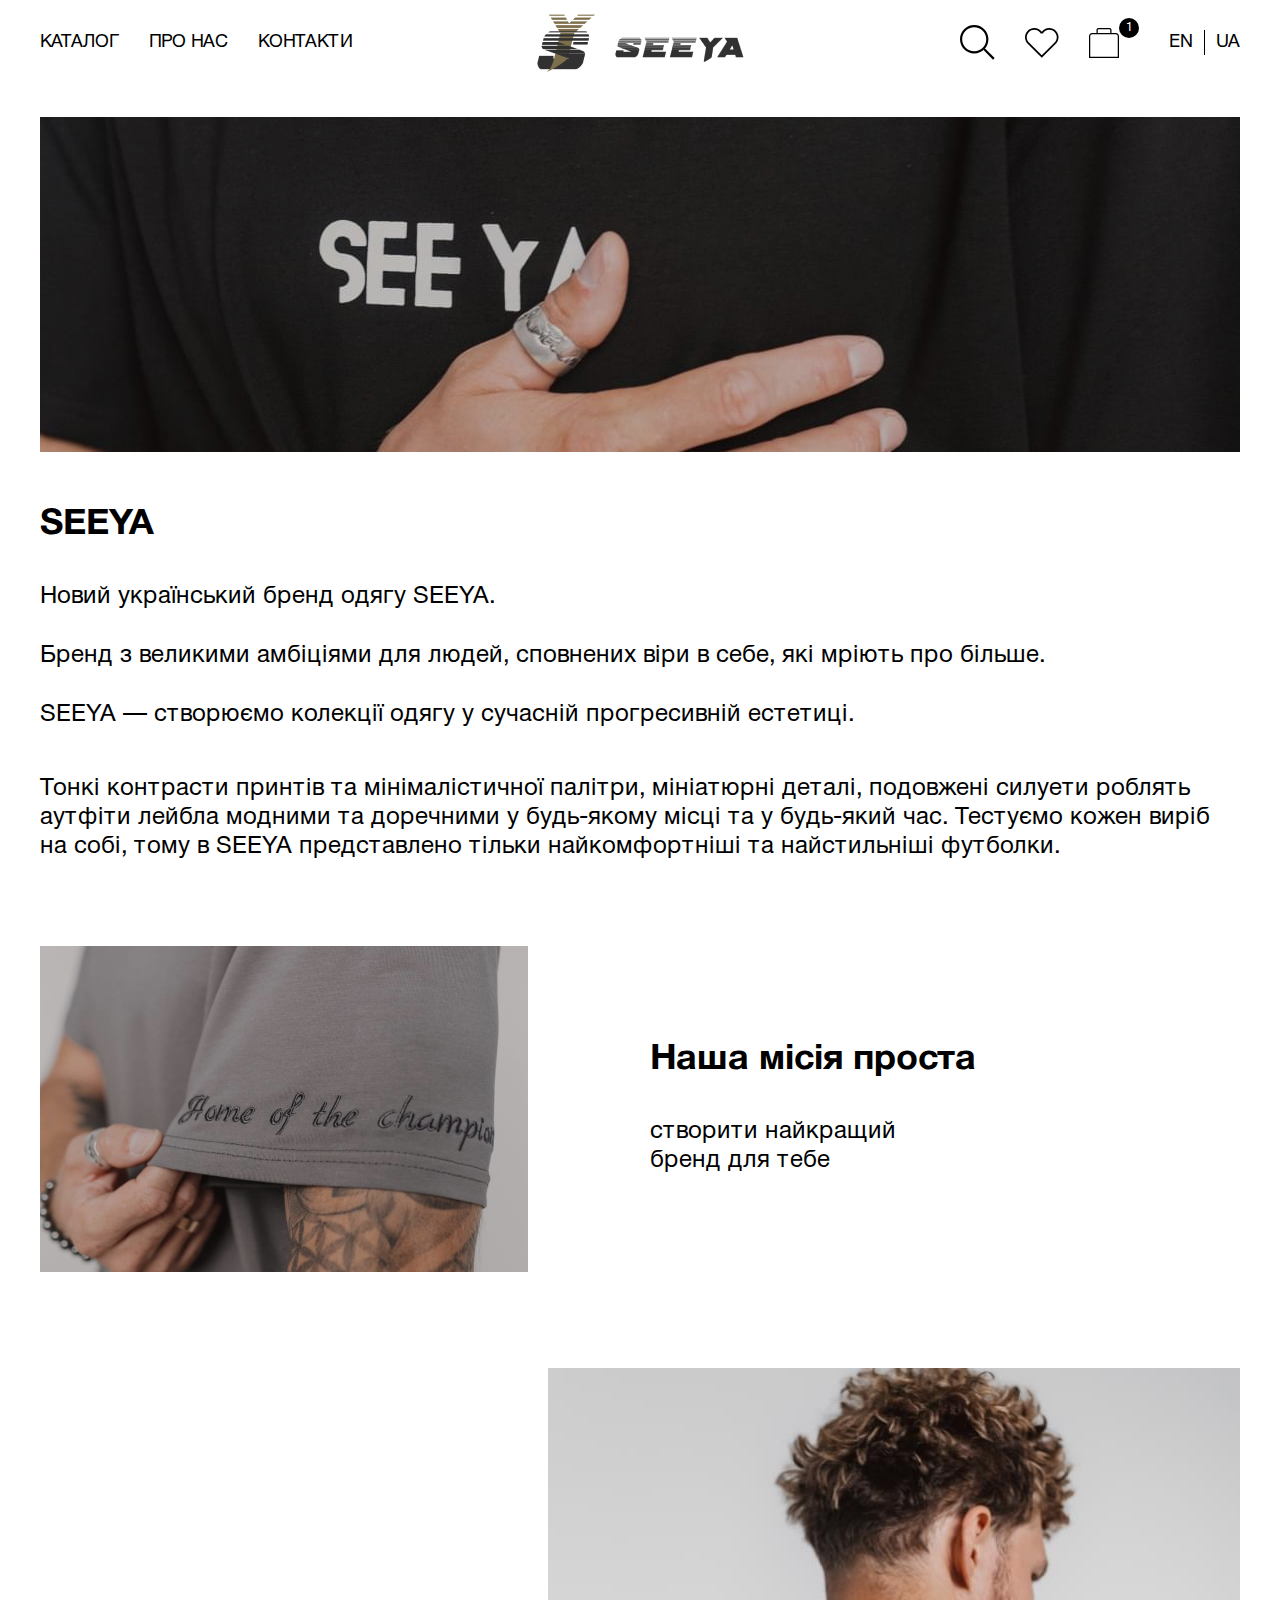
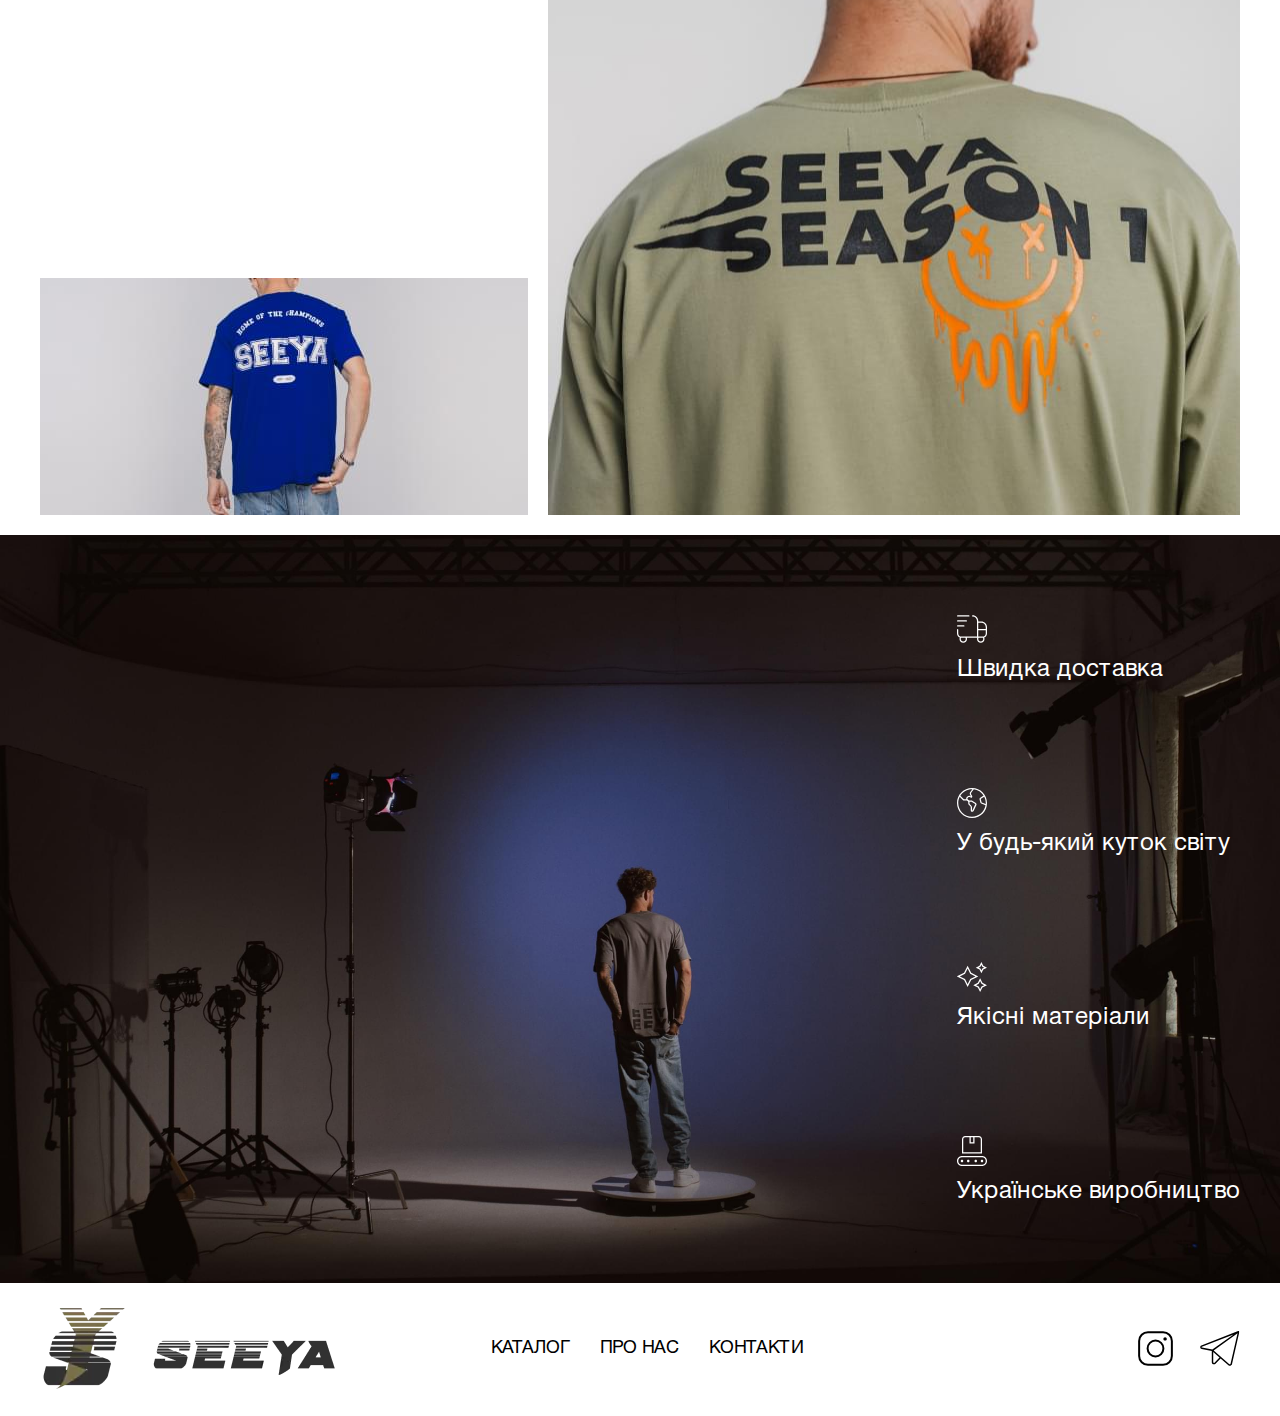
<file: about-ua.html>
<!DOCTYPE html>
<html lang="uk">

<head>
  <title>About</title>
  <meta charset="UTF-8">
  <meta name="format-detection" content="telephone=no">
  <link rel="stylesheet" href="css/style.min.css?_v=20230922150041">
  <link rel="shortcut icon" href="img/favicon.png">
  <meta name="robots" content="noindex, nofollow">
  <meta name="viewport" content="width=device-width, initial-scale=1.0">
</head>

<body>

  <div class="wrapper">
    <header class="header">
      <div class="header__container">
        <div class="header__menu menu">
          <button class="menu__icon icon-menu" aria-label="Відкрити меню">
            <span></span>
          </button>
          <button class="menu__search">
            Відкрити пошук
            <svg width="35" height="35" viewBox="0 0 35 35" fill="none" xmlns="http://www.w3.org/2000/svg">
              <g>
                <path d="M14.2188 28.4375C6.34375 28.4375 0 22.0938 0 14.2188C0 6.34375 6.34375 0 14.2188 0C22.0938 0 28.4375 6.34375 28.4375 14.2188C28.4375 22.0938 22.0938 28.4375 14.2188 28.4375ZM14.2188 2.1875C7.54688 2.1875 2.1875 7.54688 2.1875 14.2188C2.1875 20.8906 7.54688 26.25 14.2188 26.25C20.8906 26.25 26.25 20.8906 26.25 14.2188C26.25 7.54688 20.8906 2.1875 14.2188 2.1875Z" />
                <path d="M24.8084 23.2608L34.6303 33.0827L33.0837 34.6292L23.2619 24.8074L24.8084 23.2608Z" />
              </g>
            </svg>
          </button>
          <nav class="menu__body">
            <ul class="menu__list">
              <li class="menu__item">
                <a class="menu__link" href="catalog-ua.html">КАТАЛОГ</a>
              </li>
              <li class="menu__item">
                <a class="menu__link" href="about-ua.html">ПРО НАС</a>
              </li>
              <li class="menu__item">
                <a class="menu__link" href="contacts-ua.html">КОНТАКТИ</a>
              </li>
            </ul>
          </nav>
        </div>
        <a class="header__logo" href="index-ua.html">
          <img class="header__img header__img_pc" srcset="img/logo@2x.png 2x" src="img/logo.png" width="210" height="68" alt="seeya logotype">
          <img class="header__img header__img_mob" srcset="img/logo-mob@2x.png 2x" src="img/logo-mob.png" width="210" height="68" alt="seeya logotype">
        </a>
        <ul class="header__actions actions-header">
          <div class="search">
            <form class="search__form" action="#">
              <input class="search__input input" autocomplete="no" type="text" name="seach" placeholder="SEARCH">
              <button class="search__btn">
                Search
                <svg width="35" height="35" viewBox="0 0 35 35" fill="none" xmlns="http://www.w3.org/2000/svg">
                  <path d="M14.2188 28.4375C6.34375 28.4375 0 22.0938 0 14.2188C0 6.34375 6.34375 0 14.2188 0C22.0938 0 28.4375 6.34375 28.4375 14.2188C28.4375 22.0938 22.0938 28.4375 14.2188 28.4375ZM14.2188 2.1875C7.54688 2.1875 2.1875 7.54688 2.1875 14.2188C2.1875 20.8906 7.54688 26.25 14.2188 26.25C20.8906 26.25 26.25 20.8906 26.25 14.2188C26.25 7.54688 20.8906 2.1875 14.2188 2.1875Z" fill="black" />
                  <path d="M24.8084 23.2608L34.6303 33.0827L33.0837 34.6292L23.2618 24.8074L24.8084 23.2608Z" fill="black" />
                </svg>
              </button>
            </form>
          </div>
          <li class="actions-header__item actions-header__item_search">
            <button class="actions-header__search">
              Відкрити пошук
              <svg width="35" height="35" viewBox="0 0 35 35" fill="none" xmlns="http://www.w3.org/2000/svg">
                <g>
                  <path d="M14.2188 28.4375C6.34375 28.4375 0 22.0938 0 14.2188C0 6.34375 6.34375 0 14.2188 0C22.0938 0 28.4375 6.34375 28.4375 14.2188C28.4375 22.0938 22.0938 28.4375 14.2188 28.4375ZM14.2188 2.1875C7.54688 2.1875 2.1875 7.54688 2.1875 14.2188C2.1875 20.8906 7.54688 26.25 14.2188 26.25C20.8906 26.25 26.25 20.8906 26.25 14.2188C26.25 7.54688 20.8906 2.1875 14.2188 2.1875Z" />
                  <path d="M24.8084 23.2608L34.6303 33.0827L33.0837 34.6292L23.2619 24.8074L24.8084 23.2608Z" />
                </g>
              </svg>
            </button>
          </li>
          <li class="actions-header__item actions-header__item_favorite">
            <a class="actions-header__favorite" href="">
              To favorite
              <svg width="34" height="30" viewBox="0 0 34 30" fill="none" xmlns="http://www.w3.org/2000/svg">
                <path d="M3.95294 14.5588C3.25439 13.8663 2.70104 13.0414 2.3253 12.1323C1.94955 11.2233 1.75897 10.2484 1.7647 9.26473C1.7647 7.27561 2.55488 5.36796 3.9614 3.96144C5.36792 2.55492 7.27557 1.76474 9.26469 1.76474C12.0529 1.76474 14.4882 3.28239 15.7765 5.54121H17.7529C18.408 4.39261 19.3556 3.43806 20.4994 2.7747C21.6433 2.11135 22.9424 1.76287 24.2647 1.76474C26.2538 1.76474 28.1614 2.55492 29.568 3.96144C30.9745 5.36796 31.7647 7.27561 31.7647 9.26473C31.7647 11.3294 30.8823 13.2353 29.5764 14.5588L16.7647 27.3529L3.95294 14.5588ZM30.8117 15.8118C32.4882 14.1177 33.5294 11.8236 33.5294 9.26473C33.5294 6.80758 32.5533 4.45107 30.8158 2.7136C29.0783 0.976135 26.7218 3.67937e-05 24.2647 3.67937e-05C21.1764 3.67937e-05 18.4412 1.50003 16.7647 3.82944C15.9092 2.6407 14.7825 1.67317 13.4781 1.00717C12.1737 0.341161 10.7293 -0.00410306 9.26469 3.67937e-05C6.80754 3.67937e-05 4.45103 0.976135 2.71357 2.7136C0.976099 4.45107 0 6.80758 0 9.26473C0 11.8236 1.04118 14.1177 2.71764 15.8118L16.7647 29.8588L30.8117 15.8118Z" />
              </svg>

            </a>
          </li>
          <li class="actions-header__item actions-header__item_cart">
            <a class="actions-header__cart" href="cart-ua.html">
              To cart
              <svg width="30" height="30" viewBox="0 0 30 30" fill="none" xmlns="http://www.w3.org/2000/svg">
                <path d="M26.875 5H22.5V1.875C22.5 0.8375 21.6625 0 20.625 0H9.375C8.3375 0 7.5 0.8375 7.5 1.875V5H3.125C1.4 5 0 6.4 0 8.125V30H30V8.125C30 6.4 28.6 5 26.875 5ZM8.75 1.875C8.75 1.525 9.025 1.25 9.375 1.25H20.625C20.975 1.25 21.25 1.525 21.25 1.875V5H8.75V1.875ZM28.75 28.75H1.25V8.125C1.25 7.0875 2.0875 6.25 3.125 6.25H26.875C27.9125 6.25 28.75 7.0875 28.75 8.125V28.75Z" />
              </svg>
            </a>
            <span class="actions-header__quantity">1</span>
          </li>

        </ul>
        <ul class="header__langs langs-header" data-da=".menu__body, 991">
          <li class="langs-header__item">
            <a class="langs-header__link" href="index.html">EN</a>
          </li>
          <li class="langs-header__item">
            <a class="langs-header__link" href="index-ua.html">UA</a>
          </li>
        </ul>
      </div>
    </header>
    <main class="page">
      <section class="about-main">
        <div class="about-main__container">
          <div class="about-main__top-image">
            <img srcset="img/about-main/top-image@2x.jpg 2x" src="img/about-main/top-image.jpg" width="1200" height="335" alt="">
          </div>
          <h2>SEEYA</h2>
          <p>Новий український бренд одягу SEEYA.</p>
          <p>Бренд з великими амбіціями для людей, сповнених віри в себе, які мріють про більше.</p>
          <p>SEEYA — створюємо колекції одягу у сучасній прогресивній естетиці.</p> ⁣⁣ ⁣⁣⠀
          <p>
            Тонкі контрасти принтів та мінімалістичної палітри, мініатюрні деталі, подовжені силуети роблять аутфіти
            лейбла модними та доречними у будь-якому місці та у будь-який час.
            Тестуємо кожен виріб на собі, тому в SEEYA представлено тільки найкомфортніші та найстильніші футболки.
          </p>
          <div class="about-main__middle middle-about">
            <div class="middle-about__image">
              <img srcset="img/about-main/middle@2x.jpg" src="img/about-main/middle.jpg" width="488" height="326" alt="">
            </div>
            <div class="middle-about__content">
              <h2>Наша місія проста</h2>
              <p>створити найкращий
                <br> бренд для тебе
              </p>
            </div>

          </div>
          <div class="about-main__bottom">
            <img srcset="img/about-main/bottom-left@2x.jpg 2x" src="img/about-main/bottom-left.jpg" width="488" height="237" alt="">
            <img srcset="img/about-main/bottom-right@2x.jpg 2x" src="img/about-main/bottom-right.jpg" width="692" height="748" alt="">
          </div>
        </div>
      </section>
      <div class="about-descr">
        <div class="about-descr__container">
          <ul class="about-descr__list">
            <li class="about-descr__item">
              <div class="about-descr__icon">
                <img src="img/about-descr/01.svg" width="30" height="30" alt="">
              </div>
              <div class="about-descr__label">Швидка доставка</div>
            </li>
            <li class="about-descr__item">
              <div class="about-descr__icon">
                <img src="img/about-descr/02.svg" width="30" height="30" alt="">
              </div>
              <div class="about-descr__label">У будь-який куток світу</div>
            </li>
            <li class="about-descr__item">
              <div class="about-descr__icon">
                <img src="img/about-descr/03.svg" width="30" height="30" alt="">
              </div>
              <div class="about-descr__label">Якісні матеріали</div>
            </li>
            <li class="about-descr__item">
              <div class="about-descr__icon">
                <img src="img/about-descr/04.svg" width="30" height="30" alt="">
              </div>
              <div class="about-descr__label">Українське виробництво</div>
            </li>
          </ul>
        </div>
        <img class="about-descr__bg" srcset="img/about-descr/bg@2x.jpg" src="img/about-descr/bg.jpg" width="1200" height="748" alt="">
      </div>
    </main>
    <footer class="footer">
      <div class="footer__container">
        <a class="footer__logo" href="">
          <picture>
            <source srcset="img/footer-logo.webp, img/footer-logo@2x.webp 2x" type="image/webp">
            <img srcset="img/footer-logo@2x.png 2x" src="img/footer-logo.png" alt="seeya logotype" width="297" height="96">
          </picture>
        </a>
        <nav class="footer__menu menu-footer">
          <ul class="menu-footer__list">
            <li class="menu-footer__item">
              <a class="menu-footer__link" href="">КАТАЛОГ</a>
            </li>
            <li class="menu-footer__item">
              <a class="menu-footer__link" href="">ПРО НАС</a>
            </li>
            <li class="menu-footer__item">
              <a class="menu-footer__link" href="">КОНТАКТИ</a>
            </li>
          </ul>
        </nav>
        <ul class="footer__socials socials-footer">
          <li class="socials-footer__item">
            <a class="socials-footer__link" href="">
              Instagram
              <svg width="35" height="35" viewBox="0 0 35 35" fill="none" xmlns="http://www.w3.org/2000/svg">
                <g clip-path="url(#clip0_3_139)">
                  <path d="M25.0495 1.12988H9.95052C5.07852 1.12988 1.12982 5.07928 1.12982 9.95058V25.0496C1.12982 29.9216 5.07922 33.8703 9.95122 33.8703H25.0488C29.9208 33.8703 33.8702 29.9209 33.8702 25.0489V9.95058C33.8702 5.07858 29.9215 1.12988 25.0495 1.12988Z" fill="white" />
                  <path d="M25.0495 1.12988H9.95052C5.07852 1.12988 1.12982 5.07928 1.12982 9.95058V25.0496C1.12982 29.9216 5.07922 33.8703 9.95122 33.8703H25.0488C29.9208 33.8703 33.8702 29.9209 33.8702 25.0489V9.95058C33.8702 5.07858 29.9215 1.12988 25.0495 1.12988Z" stroke="black" stroke-width="2" stroke-miterlimit="10" />
                  <path d="M17.5 25.4029C21.8647 25.4029 25.403 21.8646 25.403 17.4999C25.403 13.1352 21.8647 9.59692 17.5 9.59692C13.1353 9.59692 9.59698 13.1352 9.59698 17.4999C9.59698 21.8646 13.1353 25.4029 17.5 25.4029Z" stroke="black" stroke-width="2" stroke-miterlimit="10" />
                  <path d="M27.0963 9.59705C28.0315 9.59705 28.7896 8.83893 28.7896 7.90375C28.7896 6.96857 28.0315 6.21045 27.0963 6.21045C26.1611 6.21045 25.403 6.96857 25.403 7.90375C25.403 8.83893 26.1611 9.59705 27.0963 9.59705Z" fill="black" />
                </g>
                <defs>
                  <clipPath id="clip0_3_139">
                    <rect width="35" height="35" fill="white" />
                  </clipPath>
                </defs>
              </svg>
            </a>
          </li>
          <li class="socials-footer__item">
            <a class="socials-footer__link" href="">
              Telegram
              <svg width="40" height="35" viewBox="0 0 40 35" fill="none" xmlns="http://www.w3.org/2000/svg">
                <g clip-path="url(#clip0_3_135)">
                  <path d="M39.0386 0.221209C38.9135 0.113071 38.7612 0.0412095 38.5981 0.0134006C38.4351 -0.0144083 38.2676 0.00289457 38.1137 0.0634367L1.36191 14.4461C0.987254 14.5915 0.670022 14.8548 0.458027 15.1962C0.246032 15.5376 0.150761 15.9387 0.186575 16.339C0.222388 16.7393 0.387344 17.1171 0.656581 17.4155C0.925818 17.7138 1.28475 17.9166 1.67927 17.9932L11.7876 19.9772V31.1917C11.7875 31.6255 11.9171 32.0495 12.1598 32.4092C12.4025 32.7688 12.7471 33.0477 13.1495 33.2101C13.4084 33.3139 13.6847 33.3675 13.9637 33.3678C14.2557 33.3672 14.5446 33.3077 14.8132 33.1931C15.0817 33.0784 15.3245 32.9109 15.5269 32.7005L20.6047 27.4414L28.4026 34.28C28.7979 34.6287 29.3063 34.822 29.8334 34.8241C30.0636 34.8231 30.2923 34.787 30.5116 34.7171C30.8707 34.6034 31.1936 34.3976 31.4482 34.1201C31.7027 33.8426 31.8801 33.5032 31.9624 33.1357L39.3287 1.10981C39.3656 0.949308 39.3581 0.781789 39.307 0.625237C39.2559 0.468685 39.1631 0.32901 39.0386 0.221209ZM1.63211 16.2088C1.62148 16.1211 1.64124 16.0323 1.6881 15.9574C1.73496 15.8825 1.80609 15.8259 1.88963 15.7971L33.5619 3.40204L12.3443 18.608L1.96035 16.5697C1.87234 16.5568 1.79152 16.5137 1.73167 16.4479C1.67181 16.3821 1.63663 16.2976 1.63211 16.2088ZM14.4842 31.6922C14.3839 31.7955 14.2551 31.8666 14.1143 31.8965C13.9734 31.9264 13.8269 31.9137 13.6933 31.86C13.5597 31.8064 13.4451 31.7141 13.3641 31.5951C13.283 31.4761 13.2393 31.3357 13.2383 31.1917V20.9818L19.5093 26.4766L14.4842 31.6922ZM30.5479 32.8057C30.5199 32.9288 30.4601 33.0425 30.3747 33.1355C30.2892 33.2285 30.1809 33.2975 30.0605 33.3358C29.9402 33.3741 29.8119 33.3803 29.6884 33.3538C29.5649 33.3273 29.4505 33.269 29.3565 33.1847L13.679 19.4368L37.5624 2.32121L30.5479 32.8057Z" fill="black" />
                </g>
                <defs>
                  <clipPath id="clip0_3_135">
                    <rect width="39.375" height="35" fill="white" />
                  </clipPath>
                </defs>
              </svg>

            </a>
          </li>
        </ul>
      </div>
    </footer>
  </div>

  <!-- <script src="https://api-maps.yandex.ru/2.1/?apikey=51092280-e018-4241-bc97-180570de25d4&lang=ru_RU&_v=20230922150041"></script> -->
  <script src="js/app.min.js?_v=20230922150041"></script>

</body>

</html>
</file>
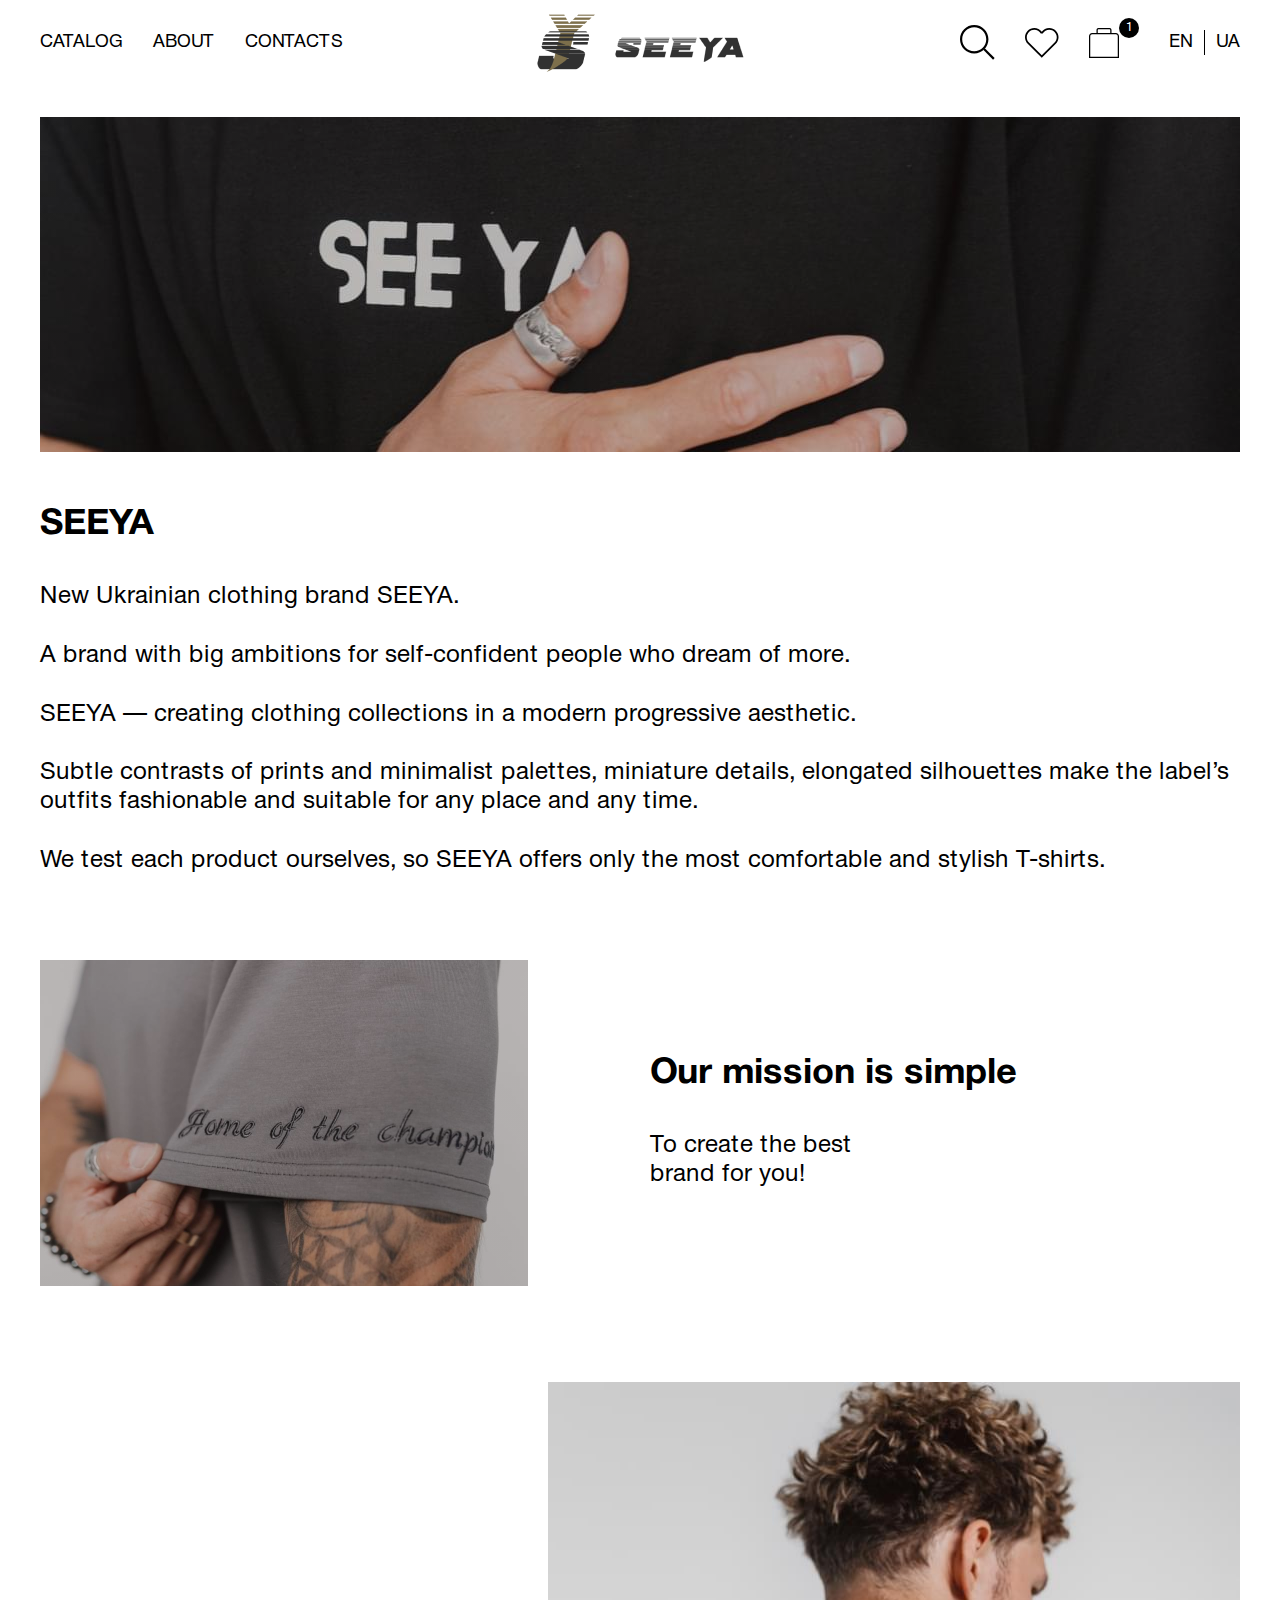
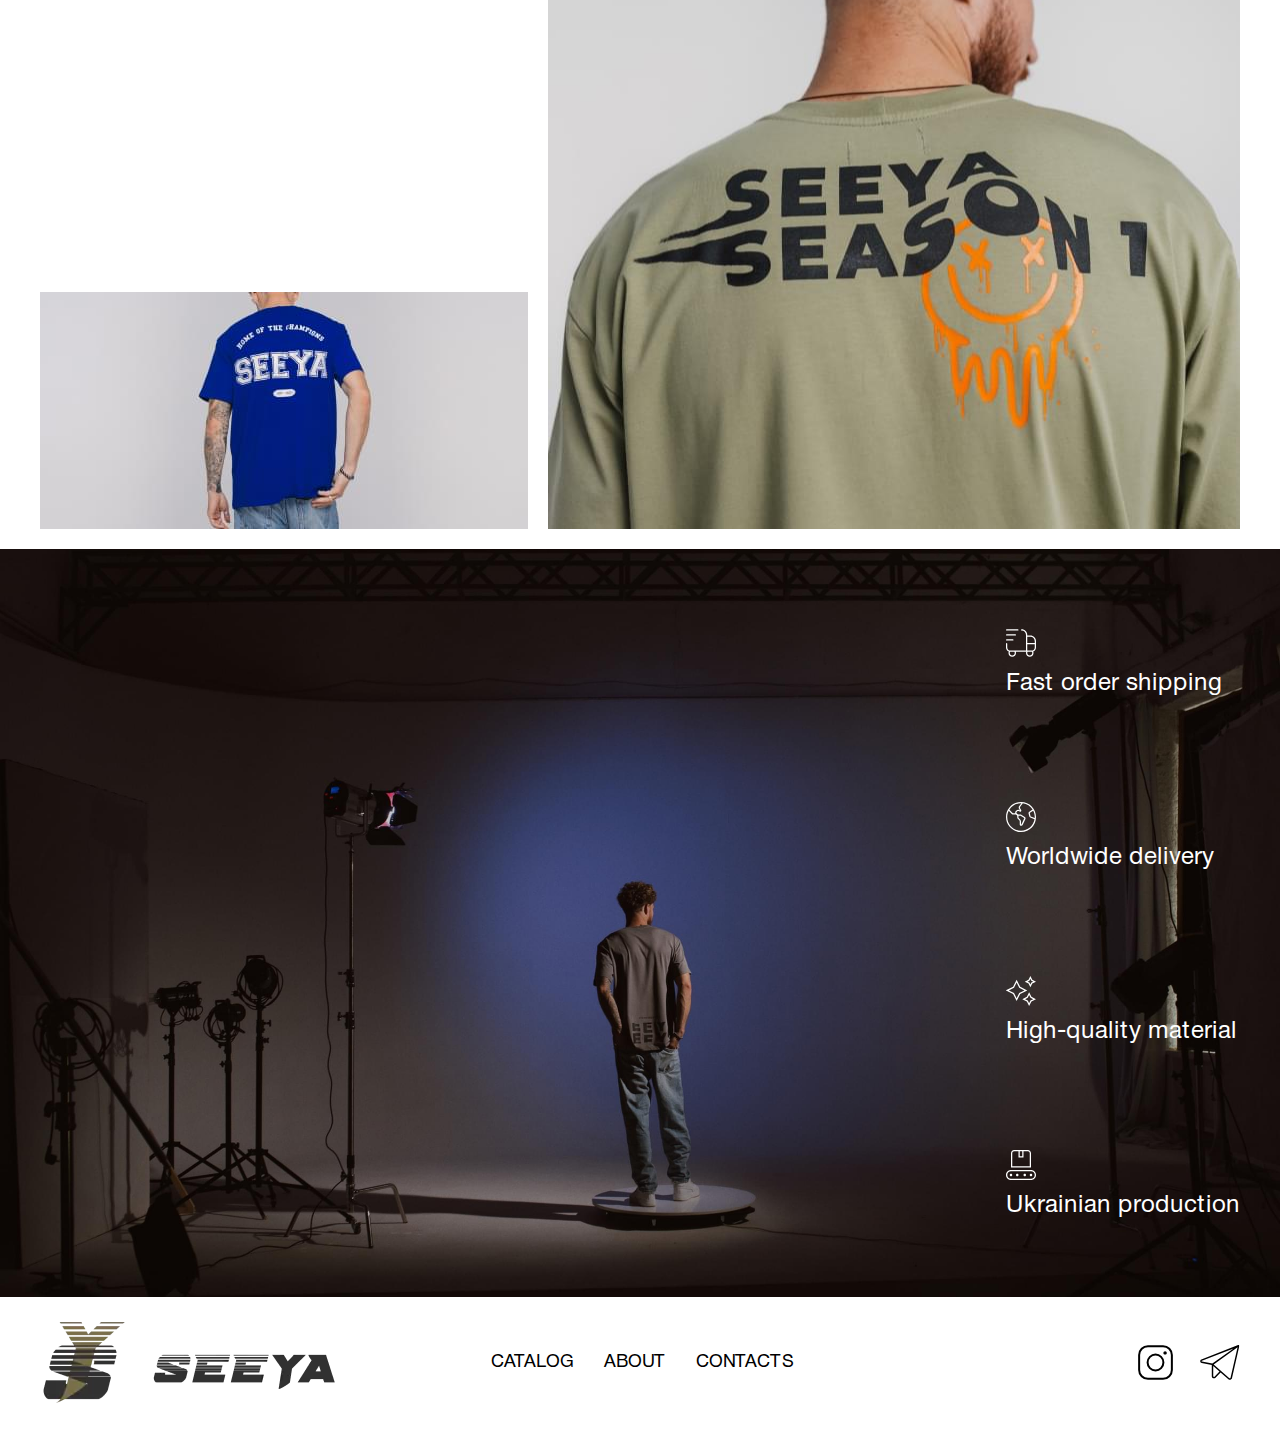
<file: about.html>
<!DOCTYPE html>
<html lang="en">

<head>
  <title>About</title>
  <meta charset="UTF-8">
  <meta name="format-detection" content="telephone=no">
  <link rel="stylesheet" href="css/style.min.css?_v=20230922150041">
  <link rel="shortcut icon" href="img/favicon.png">
  <meta name="robots" content="noindex, nofollow">
  <meta name="viewport" content="width=device-width, initial-scale=1.0">
</head>

<body>

  <div class="wrapper">
    <header class="header">
      <div class="header__container">
        <div class="header__menu menu">
          <button class="menu__icon icon-menu" aria-label="Open menu">
            <span></span>
          </button>
          <button class="menu__search">
            Open search
            <svg width="35" height="35" viewBox="0 0 35 35" fill="none" xmlns="http://www.w3.org/2000/svg">
              <g>
                <path d="M14.2188 28.4375C6.34375 28.4375 0 22.0938 0 14.2188C0 6.34375 6.34375 0 14.2188 0C22.0938 0 28.4375 6.34375 28.4375 14.2188C28.4375 22.0938 22.0938 28.4375 14.2188 28.4375ZM14.2188 2.1875C7.54688 2.1875 2.1875 7.54688 2.1875 14.2188C2.1875 20.8906 7.54688 26.25 14.2188 26.25C20.8906 26.25 26.25 20.8906 26.25 14.2188C26.25 7.54688 20.8906 2.1875 14.2188 2.1875Z" />
                <path d="M24.8084 23.2608L34.6303 33.0827L33.0837 34.6292L23.2619 24.8074L24.8084 23.2608Z" />
              </g>
            </svg>
          </button>
          <nav class="menu__body">
            <ul class="menu__list">
              <li class="menu__item">
                <a class="menu__link" href="catalog.html">CATALOG</a>
              </li>
              <li class="menu__item">
                <a class="menu__link" href="about.html">ABOUT</a>
              </li>
              <li class="menu__item">
                <a class="menu__link" href="contacts.html">CONTACTS</a>
              </li>
            </ul>
          </nav>
        </div>
        <a class="header__logo" href="index.html">
          <img class="header__img header__img_pc" srcset="img/logo@2x.png 2x" src="img/logo.png" width="210" height="68" alt="seeya logotype">
          <img class="header__img header__img_mob" srcset="img/logo-mob@2x.png 2x" src="img/logo-mob.png" width="210" height="68" alt="seeya logotype">
        </a>
        <ul class="header__actions actions-header">
          <div class="search">
            <form class="search__form" action="#">
              <input class="search__input input" autocomplete="no" type="text" name="seach" placeholder="SEARCH">
              <button class="search__btn">
                Search
                <svg width="35" height="35" viewBox="0 0 35 35" fill="none" xmlns="http://www.w3.org/2000/svg">
                  <path d="M14.2188 28.4375C6.34375 28.4375 0 22.0938 0 14.2188C0 6.34375 6.34375 0 14.2188 0C22.0938 0 28.4375 6.34375 28.4375 14.2188C28.4375 22.0938 22.0938 28.4375 14.2188 28.4375ZM14.2188 2.1875C7.54688 2.1875 2.1875 7.54688 2.1875 14.2188C2.1875 20.8906 7.54688 26.25 14.2188 26.25C20.8906 26.25 26.25 20.8906 26.25 14.2188C26.25 7.54688 20.8906 2.1875 14.2188 2.1875Z" fill="black" />
                  <path d="M24.8084 23.2608L34.6303 33.0827L33.0837 34.6292L23.2618 24.8074L24.8084 23.2608Z" fill="black" />
                </svg>
              </button>
            </form>
          </div>
          <li class="actions-header__item actions-header__item_search">
            <button class="actions-header__search">
              Open search
              <svg width="35" height="35" viewBox="0 0 35 35" fill="none" xmlns="http://www.w3.org/2000/svg">
                <g>
                  <path d="M14.2188 28.4375C6.34375 28.4375 0 22.0938 0 14.2188C0 6.34375 6.34375 0 14.2188 0C22.0938 0 28.4375 6.34375 28.4375 14.2188C28.4375 22.0938 22.0938 28.4375 14.2188 28.4375ZM14.2188 2.1875C7.54688 2.1875 2.1875 7.54688 2.1875 14.2188C2.1875 20.8906 7.54688 26.25 14.2188 26.25C20.8906 26.25 26.25 20.8906 26.25 14.2188C26.25 7.54688 20.8906 2.1875 14.2188 2.1875Z" />
                  <path d="M24.8084 23.2608L34.6303 33.0827L33.0837 34.6292L23.2619 24.8074L24.8084 23.2608Z" />
                </g>
              </svg>
            </button>
          </li>
          <li class="actions-header__item actions-header__item_favorite">
            <a class="actions-header__favorite" href="">
              To favorite
              <svg width="34" height="30" viewBox="0 0 34 30" fill="none" xmlns="http://www.w3.org/2000/svg">
                <path d="M3.95294 14.5588C3.25439 13.8663 2.70104 13.0414 2.3253 12.1323C1.94955 11.2233 1.75897 10.2484 1.7647 9.26473C1.7647 7.27561 2.55488 5.36796 3.9614 3.96144C5.36792 2.55492 7.27557 1.76474 9.26469 1.76474C12.0529 1.76474 14.4882 3.28239 15.7765 5.54121H17.7529C18.408 4.39261 19.3556 3.43806 20.4994 2.7747C21.6433 2.11135 22.9424 1.76287 24.2647 1.76474C26.2538 1.76474 28.1614 2.55492 29.568 3.96144C30.9745 5.36796 31.7647 7.27561 31.7647 9.26473C31.7647 11.3294 30.8823 13.2353 29.5764 14.5588L16.7647 27.3529L3.95294 14.5588ZM30.8117 15.8118C32.4882 14.1177 33.5294 11.8236 33.5294 9.26473C33.5294 6.80758 32.5533 4.45107 30.8158 2.7136C29.0783 0.976135 26.7218 3.67937e-05 24.2647 3.67937e-05C21.1764 3.67937e-05 18.4412 1.50003 16.7647 3.82944C15.9092 2.6407 14.7825 1.67317 13.4781 1.00717C12.1737 0.341161 10.7293 -0.00410306 9.26469 3.67937e-05C6.80754 3.67937e-05 4.45103 0.976135 2.71357 2.7136C0.976099 4.45107 0 6.80758 0 9.26473C0 11.8236 1.04118 14.1177 2.71764 15.8118L16.7647 29.8588L30.8117 15.8118Z" />
              </svg>

            </a>
          </li>
          <li class="actions-header__item actions-header__item_cart">
            <a class="actions-header__cart" href="cart.html">
              To cart
              <svg width="30" height="30" viewBox="0 0 30 30" fill="none" xmlns="http://www.w3.org/2000/svg">
                <path d="M26.875 5H22.5V1.875C22.5 0.8375 21.6625 0 20.625 0H9.375C8.3375 0 7.5 0.8375 7.5 1.875V5H3.125C1.4 5 0 6.4 0 8.125V30H30V8.125C30 6.4 28.6 5 26.875 5ZM8.75 1.875C8.75 1.525 9.025 1.25 9.375 1.25H20.625C20.975 1.25 21.25 1.525 21.25 1.875V5H8.75V1.875ZM28.75 28.75H1.25V8.125C1.25 7.0875 2.0875 6.25 3.125 6.25H26.875C27.9125 6.25 28.75 7.0875 28.75 8.125V28.75Z" />
              </svg>
            </a>
            <span class="actions-header__quantity">1</span>
          </li>

        </ul>
        <ul class="header__langs langs-header" data-da=".menu__body, 991">
          <li class="langs-header__item">
            <a class="langs-header__link" href="index.html">EN</a>
          </li>
          <li class="langs-header__item">
            <a class="langs-header__link" href="index-ua.html">UA</a>
          </li>
        </ul>
      </div>
    </header>
    <main class="page">
      <section class="about-main">
        <div class="about-main__container">
          <div class="about-main__top-image">
            <img srcset="img/about-main/top-image@2x.jpg 2x" src="img/about-main/top-image.jpg" width="1200" height="335" alt="">
          </div>
          <h2>SEEYA</h2>
          <p>New Ukrainian clothing brand SEEYA.</p>
          <p>A brand with big ambitions for self-confident people who dream of more.</p>
          <p>SEEYA — creating clothing collections in a modern progressive aesthetic.</p>
          <p>Subtle contrasts of prints and minimalist palettes, miniature details, elongated silhouettes make the
            label’s
            outfits fashionable and suitable for any place and any time.</p>
          <p>We test each product ourselves, so SEEYA offers only the most comfortable and stylish T-shirts.</p>
          <div class="about-main__middle middle-about">
            <div class="middle-about__image">
              <img srcset="img/about-main/middle@2x.jpg" src="img/about-main/middle.jpg" width="488" height="326" alt="">
            </div>
            <div class="middle-about__content">
              <h2>Our mission is simple</h2>
              <p>To create the best
                <br> brand for you!
              </p>
            </div>

          </div>
          <div class="about-main__bottom">
            <img srcset="img/about-main/bottom-left@2x.jpg 2x" src="img/about-main/bottom-left.jpg" width="488" height="237" alt="">
            <img srcset="img/about-main/bottom-right@2x.jpg 2x" src="img/about-main/bottom-right.jpg" width="692" height="748" alt="">
          </div>
        </div>
      </section>
      <div class="about-descr">
        <div class="about-descr__container">
          <ul class="about-descr__list">
            <li class="about-descr__item">
              <div class="about-descr__icon">
                <img src="img/about-descr/01.svg" width="30" height="30" alt="">
              </div>
              <div class="about-descr__label">Fast order shipping</div>
            </li>
            <li class="about-descr__item">
              <div class="about-descr__icon">
                <img src="img/about-descr/02.svg" width="30" height="30" alt="">
              </div>
              <div class="about-descr__label">Worldwide delivery</div>
            </li>
            <li class="about-descr__item">
              <div class="about-descr__icon">
                <img src="img/about-descr/03.svg" width="30" height="30" alt="">
              </div>
              <div class="about-descr__label">High-quality material</div>
            </li>
            <li class="about-descr__item">
              <div class="about-descr__icon">
                <img src="img/about-descr/04.svg" width="30" height="30" alt="">
              </div>
              <div class="about-descr__label">Ukrainian production</div>
            </li>
          </ul>
        </div>
        <img class="about-descr__bg" srcset="img/about-descr/bg@2x.jpg" src="img/about-descr/bg.jpg" width="1200" height="748" alt="">
      </div>
    </main>
    <footer class="footer">
      <div class="footer__container">
        <a class="footer__logo" href="">
          <picture>
            <source srcset="img/footer-logo.webp, img/footer-logo@2x.webp 2x" type="image/webp">
            <img srcset="img/footer-logo@2x.png 2x" src="img/footer-logo.png" alt="seeya logotype" width="297" height="96">
          </picture>
        </a>
        <nav class="footer__menu menu-footer">
          <ul class="menu-footer__list">
            <li class="menu-footer__item">
              <a class="menu-footer__link" href="">CATALOG</a>
            </li>
            <li class="menu-footer__item">
              <a class="menu-footer__link" href="">ABOUT</a>
            </li>
            <li class="menu-footer__item">
              <a class="menu-footer__link" href="">CONTACTS</a>
            </li>
          </ul>
        </nav>
        <ul class="footer__socials socials-footer">
          <li class="socials-footer__item">
            <a class="socials-footer__link" href="">
              Instagram
              <svg width="35" height="35" viewBox="0 0 35 35" fill="none" xmlns="http://www.w3.org/2000/svg">
                <g clip-path="url(#clip0_3_139)">
                  <path d="M25.0495 1.12988H9.95052C5.07852 1.12988 1.12982 5.07928 1.12982 9.95058V25.0496C1.12982 29.9216 5.07922 33.8703 9.95122 33.8703H25.0488C29.9208 33.8703 33.8702 29.9209 33.8702 25.0489V9.95058C33.8702 5.07858 29.9215 1.12988 25.0495 1.12988Z" fill="white" />
                  <path d="M25.0495 1.12988H9.95052C5.07852 1.12988 1.12982 5.07928 1.12982 9.95058V25.0496C1.12982 29.9216 5.07922 33.8703 9.95122 33.8703H25.0488C29.9208 33.8703 33.8702 29.9209 33.8702 25.0489V9.95058C33.8702 5.07858 29.9215 1.12988 25.0495 1.12988Z" stroke="black" stroke-width="2" stroke-miterlimit="10" />
                  <path d="M17.5 25.4029C21.8647 25.4029 25.403 21.8646 25.403 17.4999C25.403 13.1352 21.8647 9.59692 17.5 9.59692C13.1353 9.59692 9.59698 13.1352 9.59698 17.4999C9.59698 21.8646 13.1353 25.4029 17.5 25.4029Z" stroke="black" stroke-width="2" stroke-miterlimit="10" />
                  <path d="M27.0963 9.59705C28.0315 9.59705 28.7896 8.83893 28.7896 7.90375C28.7896 6.96857 28.0315 6.21045 27.0963 6.21045C26.1611 6.21045 25.403 6.96857 25.403 7.90375C25.403 8.83893 26.1611 9.59705 27.0963 9.59705Z" fill="black" />
                </g>
                <defs>
                  <clipPath id="clip0_3_139">
                    <rect width="35" height="35" fill="white" />
                  </clipPath>
                </defs>
              </svg>
            </a>
          </li>
          <li class="socials-footer__item">
            <a class="socials-footer__link" href="">
              Telegram
              <svg width="40" height="35" viewBox="0 0 40 35" fill="none" xmlns="http://www.w3.org/2000/svg">
                <g clip-path="url(#clip0_3_135)">
                  <path d="M39.0386 0.221209C38.9135 0.113071 38.7612 0.0412095 38.5981 0.0134006C38.4351 -0.0144083 38.2676 0.00289457 38.1137 0.0634367L1.36191 14.4461C0.987254 14.5915 0.670022 14.8548 0.458027 15.1962C0.246032 15.5376 0.150761 15.9387 0.186575 16.339C0.222388 16.7393 0.387344 17.1171 0.656581 17.4155C0.925818 17.7138 1.28475 17.9166 1.67927 17.9932L11.7876 19.9772V31.1917C11.7875 31.6255 11.9171 32.0495 12.1598 32.4092C12.4025 32.7688 12.7471 33.0477 13.1495 33.2101C13.4084 33.3139 13.6847 33.3675 13.9637 33.3678C14.2557 33.3672 14.5446 33.3077 14.8132 33.1931C15.0817 33.0784 15.3245 32.9109 15.5269 32.7005L20.6047 27.4414L28.4026 34.28C28.7979 34.6287 29.3063 34.822 29.8334 34.8241C30.0636 34.8231 30.2923 34.787 30.5116 34.7171C30.8707 34.6034 31.1936 34.3976 31.4482 34.1201C31.7027 33.8426 31.8801 33.5032 31.9624 33.1357L39.3287 1.10981C39.3656 0.949308 39.3581 0.781789 39.307 0.625237C39.2559 0.468685 39.1631 0.32901 39.0386 0.221209ZM1.63211 16.2088C1.62148 16.1211 1.64124 16.0323 1.6881 15.9574C1.73496 15.8825 1.80609 15.8259 1.88963 15.7971L33.5619 3.40204L12.3443 18.608L1.96035 16.5697C1.87234 16.5568 1.79152 16.5137 1.73167 16.4479C1.67181 16.3821 1.63663 16.2976 1.63211 16.2088ZM14.4842 31.6922C14.3839 31.7955 14.2551 31.8666 14.1143 31.8965C13.9734 31.9264 13.8269 31.9137 13.6933 31.86C13.5597 31.8064 13.4451 31.7141 13.3641 31.5951C13.283 31.4761 13.2393 31.3357 13.2383 31.1917V20.9818L19.5093 26.4766L14.4842 31.6922ZM30.5479 32.8057C30.5199 32.9288 30.4601 33.0425 30.3747 33.1355C30.2892 33.2285 30.1809 33.2975 30.0605 33.3358C29.9402 33.3741 29.8119 33.3803 29.6884 33.3538C29.5649 33.3273 29.4505 33.269 29.3565 33.1847L13.679 19.4368L37.5624 2.32121L30.5479 32.8057Z" fill="black" />
                </g>
                <defs>
                  <clipPath id="clip0_3_135">
                    <rect width="39.375" height="35" fill="white" />
                  </clipPath>
                </defs>
              </svg>

            </a>
          </li>
        </ul>
      </div>
    </footer>
  </div>

  <!-- <script src="https://api-maps.yandex.ru/2.1/?apikey=51092280-e018-4241-bc97-180570de25d4&lang=ru_RU&_v=20230922150041"></script> -->
  <script src="js/app.min.js?_v=20230922150041"></script>

</body>

</html>
</file>
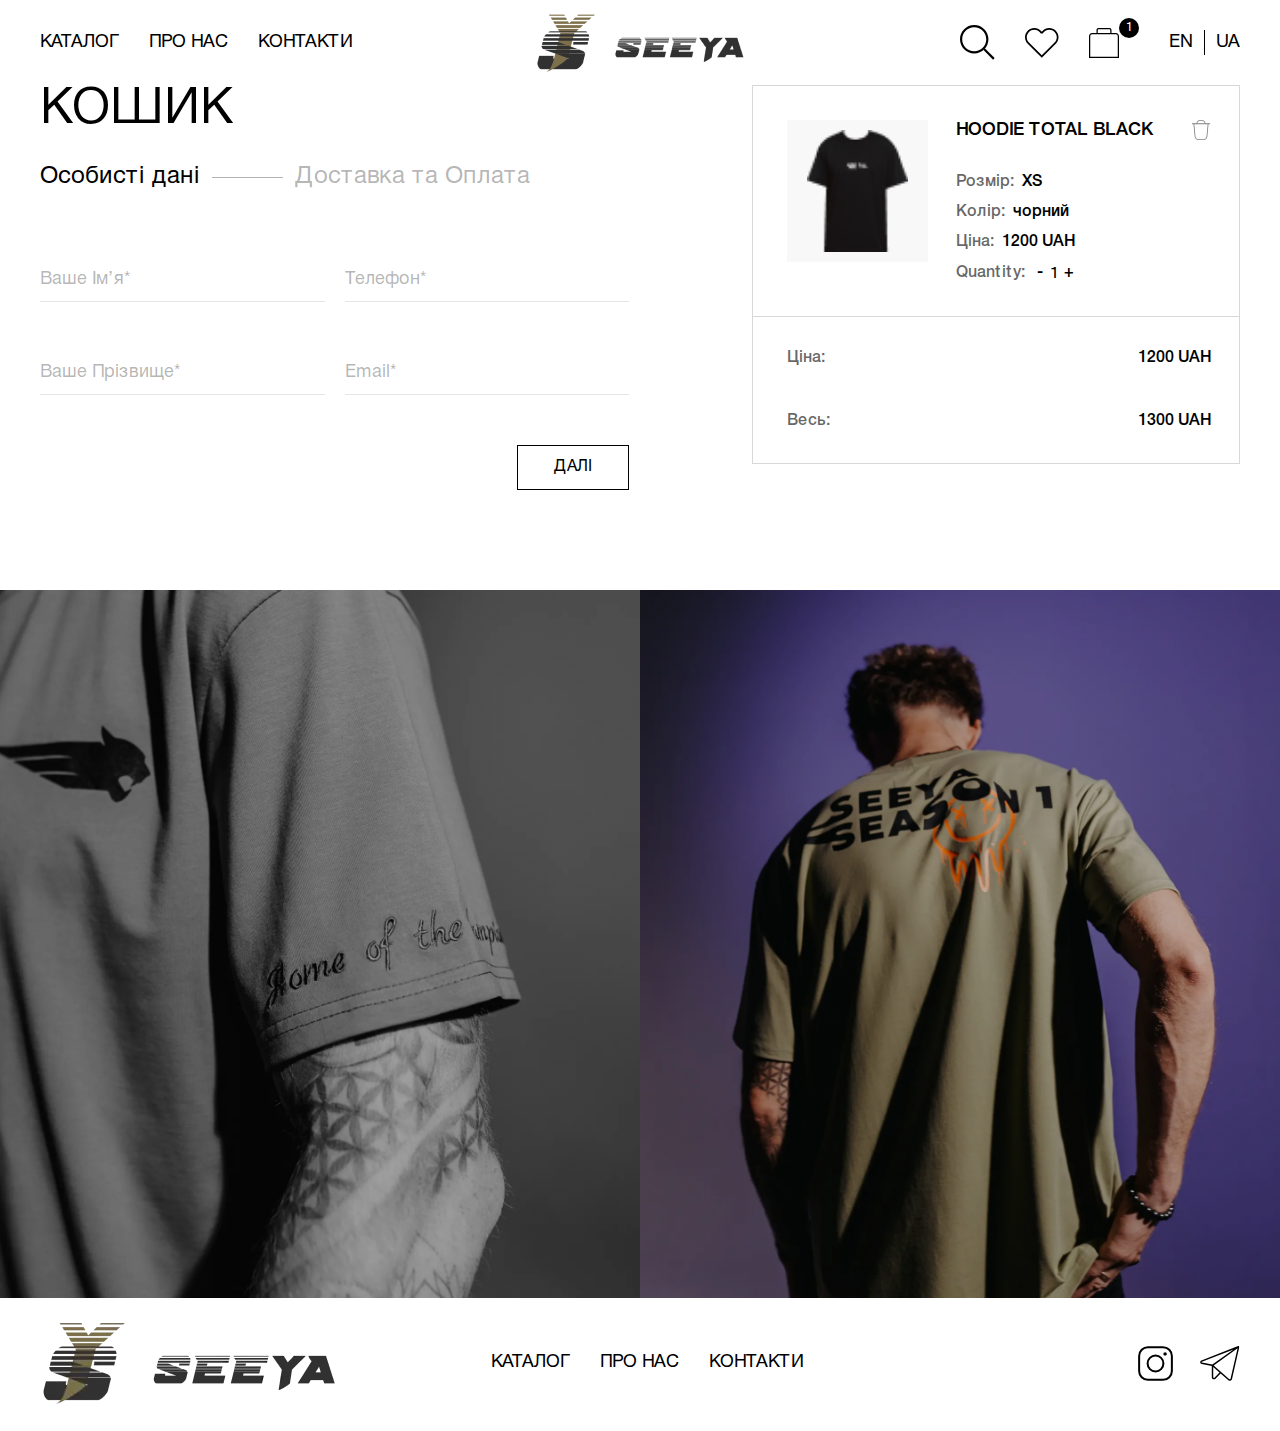
<file: cart-ua.html>
<!DOCTYPE html>
<html lang="uk">

<head>
  <title>Cart</title>
  <meta charset="UTF-8">
  <meta name="format-detection" content="telephone=no">
  <link rel="stylesheet" href="css/style.min.css?_v=20230925141503">
  <link rel="shortcut icon" href="img/favicon.png">
  <meta name="robots" content="noindex, nofollow">
  <meta name="viewport" content="width=device-width, initial-scale=1.0">
</head>

<body>

  <div class="wrapper">
    <header class="header">
      <div class="header__container">
        <div class="header__menu menu">
          <button class="menu__icon icon-menu" aria-label="Відкрити меню">
            <span></span>
          </button>
          <button class="menu__search">
            Відкрити пошук
            <svg width="35" height="35" viewBox="0 0 35 35" fill="none" xmlns="http://www.w3.org/2000/svg">
              <g>
                <path d="M14.2188 28.4375C6.34375 28.4375 0 22.0938 0 14.2188C0 6.34375 6.34375 0 14.2188 0C22.0938 0 28.4375 6.34375 28.4375 14.2188C28.4375 22.0938 22.0938 28.4375 14.2188 28.4375ZM14.2188 2.1875C7.54688 2.1875 2.1875 7.54688 2.1875 14.2188C2.1875 20.8906 7.54688 26.25 14.2188 26.25C20.8906 26.25 26.25 20.8906 26.25 14.2188C26.25 7.54688 20.8906 2.1875 14.2188 2.1875Z" />
                <path d="M24.8084 23.2608L34.6303 33.0827L33.0837 34.6292L23.2619 24.8074L24.8084 23.2608Z" />
              </g>
            </svg>
          </button>
          <nav class="menu__body">
            <ul class="menu__list">
              <li class="menu__item">
                <a class="menu__link" href="catalog-ua.html">КАТАЛОГ</a>
              </li>
              <li class="menu__item">
                <a class="menu__link" href="about-ua.html">ПРО НАС</a>
              </li>
              <li class="menu__item">
                <a class="menu__link" href="contacts-ua.html">КОНТАКТИ</a>
              </li>
            </ul>
          </nav>
        </div>
        <a class="header__logo" href="index-ua.html">
          <img class="header__img header__img_pc" srcset="img/logo@2x.png 2x" src="img/logo.png" width="210" height="68" alt="seeya logotype">
          <img class="header__img header__img_mob" srcset="img/logo-mob@2x.png 2x" src="img/logo-mob.png" width="210" height="68" alt="seeya logotype">
        </a>
        <ul class="header__actions actions-header">
          <div class="search">
            <form class="search__form" action="#">
              <input class="search__input input" autocomplete="no" type="text" name="seach" placeholder="SEARCH">
              <button class="search__btn">
                Search
                <svg width="35" height="35" viewBox="0 0 35 35" fill="none" xmlns="http://www.w3.org/2000/svg">
                  <path d="M14.2188 28.4375C6.34375 28.4375 0 22.0938 0 14.2188C0 6.34375 6.34375 0 14.2188 0C22.0938 0 28.4375 6.34375 28.4375 14.2188C28.4375 22.0938 22.0938 28.4375 14.2188 28.4375ZM14.2188 2.1875C7.54688 2.1875 2.1875 7.54688 2.1875 14.2188C2.1875 20.8906 7.54688 26.25 14.2188 26.25C20.8906 26.25 26.25 20.8906 26.25 14.2188C26.25 7.54688 20.8906 2.1875 14.2188 2.1875Z" fill="black" />
                  <path d="M24.8084 23.2608L34.6303 33.0827L33.0837 34.6292L23.2618 24.8074L24.8084 23.2608Z" fill="black" />
                </svg>
              </button>
            </form>
          </div>
          <li class="actions-header__item actions-header__item_search">
            <button class="actions-header__search">
              Відкрити пошук
              <svg width="35" height="35" viewBox="0 0 35 35" fill="none" xmlns="http://www.w3.org/2000/svg">
                <g>
                  <path d="M14.2188 28.4375C6.34375 28.4375 0 22.0938 0 14.2188C0 6.34375 6.34375 0 14.2188 0C22.0938 0 28.4375 6.34375 28.4375 14.2188C28.4375 22.0938 22.0938 28.4375 14.2188 28.4375ZM14.2188 2.1875C7.54688 2.1875 2.1875 7.54688 2.1875 14.2188C2.1875 20.8906 7.54688 26.25 14.2188 26.25C20.8906 26.25 26.25 20.8906 26.25 14.2188C26.25 7.54688 20.8906 2.1875 14.2188 2.1875Z" />
                  <path d="M24.8084 23.2608L34.6303 33.0827L33.0837 34.6292L23.2619 24.8074L24.8084 23.2608Z" />
                </g>
              </svg>
            </button>
          </li>
          <li class="actions-header__item actions-header__item_favorite">
            <a class="actions-header__favorite" href="">
              To favorite
              <svg width="34" height="30" viewBox="0 0 34 30" fill="none" xmlns="http://www.w3.org/2000/svg">
                <path d="M3.95294 14.5588C3.25439 13.8663 2.70104 13.0414 2.3253 12.1323C1.94955 11.2233 1.75897 10.2484 1.7647 9.26473C1.7647 7.27561 2.55488 5.36796 3.9614 3.96144C5.36792 2.55492 7.27557 1.76474 9.26469 1.76474C12.0529 1.76474 14.4882 3.28239 15.7765 5.54121H17.7529C18.408 4.39261 19.3556 3.43806 20.4994 2.7747C21.6433 2.11135 22.9424 1.76287 24.2647 1.76474C26.2538 1.76474 28.1614 2.55492 29.568 3.96144C30.9745 5.36796 31.7647 7.27561 31.7647 9.26473C31.7647 11.3294 30.8823 13.2353 29.5764 14.5588L16.7647 27.3529L3.95294 14.5588ZM30.8117 15.8118C32.4882 14.1177 33.5294 11.8236 33.5294 9.26473C33.5294 6.80758 32.5533 4.45107 30.8158 2.7136C29.0783 0.976135 26.7218 3.67937e-05 24.2647 3.67937e-05C21.1764 3.67937e-05 18.4412 1.50003 16.7647 3.82944C15.9092 2.6407 14.7825 1.67317 13.4781 1.00717C12.1737 0.341161 10.7293 -0.00410306 9.26469 3.67937e-05C6.80754 3.67937e-05 4.45103 0.976135 2.71357 2.7136C0.976099 4.45107 0 6.80758 0 9.26473C0 11.8236 1.04118 14.1177 2.71764 15.8118L16.7647 29.8588L30.8117 15.8118Z" />
              </svg>

            </a>
          </li>
          <li class="actions-header__item actions-header__item_cart">
            <a class="actions-header__cart" href="cart-ua.html">
              To cart
              <svg width="30" height="30" viewBox="0 0 30 30" fill="none" xmlns="http://www.w3.org/2000/svg">
                <path d="M26.875 5H22.5V1.875C22.5 0.8375 21.6625 0 20.625 0H9.375C8.3375 0 7.5 0.8375 7.5 1.875V5H3.125C1.4 5 0 6.4 0 8.125V30H30V8.125C30 6.4 28.6 5 26.875 5ZM8.75 1.875C8.75 1.525 9.025 1.25 9.375 1.25H20.625C20.975 1.25 21.25 1.525 21.25 1.875V5H8.75V1.875ZM28.75 28.75H1.25V8.125C1.25 7.0875 2.0875 6.25 3.125 6.25H26.875C27.9125 6.25 28.75 7.0875 28.75 8.125V28.75Z" />
              </svg>
            </a>
            <span class="actions-header__quantity">1</span>
          </li>

        </ul>
        <ul class="header__langs langs-header" data-da=".menu__body, 991">
          <li class="langs-header__item">
            <a class="langs-header__link" href="index.html">EN</a>
          </li>
          <li class="langs-header__item">
            <a class="langs-header__link" href="index-ua.html">UA</a>
          </li>
        </ul>
      </div>
    </header>
    <main class="page">
      <section class="cart">
        <div class="cart__container">
          <div class="cart__left left-cart">
            <h1 class="left-cart__title">КОШИК</h1>
            <div class="left-cart__top top-cart">
              <ul class="top-cart__list">
                <li class="top-cart__item top-cart__item_1">Особисті дані</li>
                <li class="top-cart__item top-cart__item_2">Доставка та Оплата</li>
              </ul>
            </div>
            <div class="left-cart__body">
              <form class="left-cart__form form-cart" action="#">
                <div class="form-cart__one">
                  <div class="form-cart__inputs">
                    <input class="form-cart__input input" autocomplete="no" type="text" name="cart_name" placeholder="Ваше Ім’я*">
                    <input class="form-cart__input input" autocomplete="no" type="text" name="cart_phone" placeholder="Телефон*">
                    <input class="form-cart__input input" autocomplete="no" type="text" name="cart_lname" placeholder="Ваше Прізвище*">
                    <input class="form-cart__input input" autocomplete="no" type="text" name="cart_email" placeholder="Email*">
                  </div>
                </div>
                <div class="form-cart__two">
                  <div class="form-cart__options cart-options">
                    <div class="cart-options__item red">
                      <input class="cart-options__input" hidden id="d_1" checked type="radio" value="d_1" name="delivery">
                      <label class="cart-options__label" for="d_1">
                        <picture>
                          <source srcset="img/cart/01.webp, img/cart/01@2x.webp" type="image/webp">
                          <img srcset="img/cart/01@2x.png" src="img/cart/01.png" alt="">
                        </picture>
                      </label>
                    </div>
                    <div class="cart-options__item blue">
                      <input class="cart-options__input" hidden id="d_2" checked type="radio" value="d_2" name="delivery">
                      <label class="cart-options__label" for="d_2">
                        <picture>
                          <source srcset="img/cart/02.webp, img/cart/02@2x.webp" type="image/webp">
                          <img srcset="img/cart/02@2x.png" src="img/cart/02.png" alt="">
                        </picture>
                      </label>
                    </div>
                    <div class="cart-options__item yellow">
                      <input class="cart-options__input" hidden id="d_3" checked type="radio" value="d_3" name="delivery">
                      <label class="cart-options__label" for="d_3">
                        <picture>
                          <source srcset="img/cart/03.webp, img/cart/03@2x.webp" type="image/webp">
                          <img srcset="img/cart/03@2x.png" src="img/cart/03.png" alt="">
                        </picture>
                      </label>
                    </div>
                  </div>
                  <ul class="form-cart__row">
                    <li class="form-cart__item">
                      <div class="form-cart__caption">Відділення*</div>
                      <select class="select-cart-department" name="select-1">
                        <option value="1" selected>-choose</option>
                        <option value="2">Пункт № 2</option>
                        <option value="3">Пункт № 3</option>
                        <option value="4">Пункт № 4</option>
                      </select>
                    </li>
                    <li class="form-cart__item">
                      <div class="form-cart__caption">Спосіб оплати*</div>
                      <select class="select-cart-payment" name="select-2">
                        <option value="1" selected>Visa Mastercard</option>
                        <option value="2">Apple Pay</option>
                        <option value="3">На картку</option>
                        <option value="4">На банківський рахунок</option>
                      </select>
                      <div class="form-cart__options-pay options-pay">
                        <div class="options-pay__item">
                          <input class="options-pay__input" hidden id="o_1" checked type="radio" value="1" name="option">
                          <label class="options-pay__label" for="o_1">Оплата в повному обсязі</label>
                        </div>
                        <div class="options-pay__item">
                          <input class="options-pay__input" hidden id="o_2" type="radio" value="2" name="option">
                          <label class="options-pay__label" for="o_2">
                            Накладений платежем з передоплата в розмірі 200 грн.
                          </label>
                        </div>
                      </div>
                    </li>
                  </ul>
                </div>
              </form>
              <button class="left-cart__btn left-cart__btn_next btn">ДАЛІ</button>
              <button class="left-cart__btn left-cart__btn_submit btn btn_b">ОФОРМИТИ ЗАМВОЛЕННЯ</button>
            </div>
          </div>
          <div class="cart__right right-cart">
            <div class="right-cart__body">
              <ul class="right-cart__list">
                <li class="right-cart__item item-cart">
                  <div class="item-cart__image">
                    <img srcset="img/product-page/colors/black@2x.png 2x" src="img/product-page/colors/black.png" width="109" height="129" alt="">
                  </div>
                  <div class="item-cart__right">
                    <div class="item-cart__top">
                      <div class="item-cart__name">HOODIE TOTAL BLACK</div>
                      <button class="item-cart__delete">
                        видалити товар
                        <svg xmlns="http://www.w3.org/2000/svg" width="20" height="20" viewBox="0 0 20 20" fill="none">
                          <path d="M19.1665 3.75C19.1665 3.98 18.9798 4.16667 18.7498 4.16667H17.4998C17.4998 4.17917 17.4998 4.19167 17.4981 4.205L16.3565 16.5942C16.1773 18.5358 14.5715 20 12.6223 20H7.39565C5.44815 20 3.84315 18.5383 3.66232 16.6L2.50232 4.20583C2.50148 4.1925 2.50065 4.18 2.50065 4.16667H1.25065C1.02065 4.16667 0.833984 3.98 0.833984 3.75C0.833984 3.52 1.02065 3.33333 1.25065 3.33333H5.44065C5.64898 1.46083 7.24065 0 9.16732 0H10.834C12.7607 0 14.3532 1.46083 14.5607 3.33333H18.7507C18.9806 3.33333 19.1665 3.52 19.1665 3.75ZM6.27982 3.33333H13.7198C13.5173 1.92167 12.2998 0.833333 10.8332 0.833333H9.16648C7.69982 0.833333 6.48232 1.92167 6.27982 3.33333ZM16.6648 4.16667H3.33482L4.49065 16.5217C4.63148 18.03 5.87982 19.1667 7.39398 19.1667H12.6207C14.1373 19.1667 15.3857 18.0283 15.5248 16.5175L16.6632 4.16667H16.6648Z" fill="black" fill-opacity="0.5" />
                        </svg>
                      </button>
                    </div>
                    <ul class="item-cart__list">
                      <li class="item-cart__item">Розмір: <span>XS</span>
                      </li>
                      <li class="item-cart__item">Колір: <span>чорний</span>
                      </li>
                      <li class="item-cart__item">Ціна: <span class="uah">1200</span>
                      </li>
                    </ul>
                    <div class="item-cart__quantity quantity">
                      <button class="quantity__button quantity__button_minus">-</button>
                      <div class="quantity__input">
                        <input autocomplete="no" type="text" name="quantity" value="1">
                      </div>
                      <button class="quantity__button quantity__button_plus">+</button>
                    </div>
                  </div>
                </li>
              </ul>
              <div class="right-cart__bottom" data-da=".left-cart, 767">
                <ul class="right-cart__prices">
                  <li class="right-cart__price">
                    <div class="right-cart__caption">Ціна:</div>
                    <div class="right-cart__descr uah">1200</div>
                  </li>
                  <li class="right-cart__price right-cart__price_all">
                    <div class="right-cart__caption">Весь:</div>
                    <div class="right-cart__descr uah">1300</div>
                  </li>
                </ul>
              </div>
            </div>
          </div>
        </div>
      </section>
      <div class="bottom-images">
        <ul class="bottom-images__columns">
          <li class="bottom-images__column">
            <picture>
              <source srcset="img/bottom-images/01.webp, img/bottom-images/01@2x.webp" type="image/webp">
              <img srcset="img/bottom-images/01@2x.jpg" src="img/bottom-images/01.jpg" width="721" height="795" alt="">
            </picture>
          </li>
          <li class="bottom-images__column">
            <picture>
              <source srcset="img/bottom-images/02.webp, img/bottom-images/02@2x.webp" type="image/webp">
              <img srcset="img/bottom-images/02@2x.jpg" src="img/bottom-images/02.jpg" width="721" height="795" alt="">
            </picture>
          </li>
        </ul>
      </div>
    </main>
    <footer class="footer">
      <div class="footer__container">
        <a class="footer__logo" href="">
          <picture>
            <source srcset="img/footer-logo.webp, img/footer-logo@2x.webp 2x" type="image/webp">
            <img srcset="img/footer-logo@2x.png 2x" src="img/footer-logo.png" alt="seeya logotype" width="297" height="96">
          </picture>
        </a>
        <nav class="footer__menu menu-footer">
          <ul class="menu-footer__list">
            <li class="menu-footer__item">
              <a class="menu-footer__link" href="">КАТАЛОГ</a>
            </li>
            <li class="menu-footer__item">
              <a class="menu-footer__link" href="">ПРО НАС</a>
            </li>
            <li class="menu-footer__item">
              <a class="menu-footer__link" href="">КОНТАКТИ</a>
            </li>
          </ul>
        </nav>
        <ul class="footer__socials socials-footer">
          <li class="socials-footer__item">
            <a class="socials-footer__link" href="">
              Instagram
              <svg width="35" height="35" viewBox="0 0 35 35" fill="none" xmlns="http://www.w3.org/2000/svg">
                <g clip-path="url(#clip0_3_139)">
                  <path d="M25.0495 1.12988H9.95052C5.07852 1.12988 1.12982 5.07928 1.12982 9.95058V25.0496C1.12982 29.9216 5.07922 33.8703 9.95122 33.8703H25.0488C29.9208 33.8703 33.8702 29.9209 33.8702 25.0489V9.95058C33.8702 5.07858 29.9215 1.12988 25.0495 1.12988Z" fill="white" />
                  <path d="M25.0495 1.12988H9.95052C5.07852 1.12988 1.12982 5.07928 1.12982 9.95058V25.0496C1.12982 29.9216 5.07922 33.8703 9.95122 33.8703H25.0488C29.9208 33.8703 33.8702 29.9209 33.8702 25.0489V9.95058C33.8702 5.07858 29.9215 1.12988 25.0495 1.12988Z" stroke="black" stroke-width="2" stroke-miterlimit="10" />
                  <path d="M17.5 25.4029C21.8647 25.4029 25.403 21.8646 25.403 17.4999C25.403 13.1352 21.8647 9.59692 17.5 9.59692C13.1353 9.59692 9.59698 13.1352 9.59698 17.4999C9.59698 21.8646 13.1353 25.4029 17.5 25.4029Z" stroke="black" stroke-width="2" stroke-miterlimit="10" />
                  <path d="M27.0963 9.59705C28.0315 9.59705 28.7896 8.83893 28.7896 7.90375C28.7896 6.96857 28.0315 6.21045 27.0963 6.21045C26.1611 6.21045 25.403 6.96857 25.403 7.90375C25.403 8.83893 26.1611 9.59705 27.0963 9.59705Z" fill="black" />
                </g>
                <defs>
                  <clipPath id="clip0_3_139">
                    <rect width="35" height="35" fill="white" />
                  </clipPath>
                </defs>
              </svg>
            </a>
          </li>
          <li class="socials-footer__item">
            <a class="socials-footer__link" href="">
              Telegram
              <svg width="40" height="35" viewBox="0 0 40 35" fill="none" xmlns="http://www.w3.org/2000/svg">
                <g clip-path="url(#clip0_3_135)">
                  <path d="M39.0386 0.221209C38.9135 0.113071 38.7612 0.0412095 38.5981 0.0134006C38.4351 -0.0144083 38.2676 0.00289457 38.1137 0.0634367L1.36191 14.4461C0.987254 14.5915 0.670022 14.8548 0.458027 15.1962C0.246032 15.5376 0.150761 15.9387 0.186575 16.339C0.222388 16.7393 0.387344 17.1171 0.656581 17.4155C0.925818 17.7138 1.28475 17.9166 1.67927 17.9932L11.7876 19.9772V31.1917C11.7875 31.6255 11.9171 32.0495 12.1598 32.4092C12.4025 32.7688 12.7471 33.0477 13.1495 33.2101C13.4084 33.3139 13.6847 33.3675 13.9637 33.3678C14.2557 33.3672 14.5446 33.3077 14.8132 33.1931C15.0817 33.0784 15.3245 32.9109 15.5269 32.7005L20.6047 27.4414L28.4026 34.28C28.7979 34.6287 29.3063 34.822 29.8334 34.8241C30.0636 34.8231 30.2923 34.787 30.5116 34.7171C30.8707 34.6034 31.1936 34.3976 31.4482 34.1201C31.7027 33.8426 31.8801 33.5032 31.9624 33.1357L39.3287 1.10981C39.3656 0.949308 39.3581 0.781789 39.307 0.625237C39.2559 0.468685 39.1631 0.32901 39.0386 0.221209ZM1.63211 16.2088C1.62148 16.1211 1.64124 16.0323 1.6881 15.9574C1.73496 15.8825 1.80609 15.8259 1.88963 15.7971L33.5619 3.40204L12.3443 18.608L1.96035 16.5697C1.87234 16.5568 1.79152 16.5137 1.73167 16.4479C1.67181 16.3821 1.63663 16.2976 1.63211 16.2088ZM14.4842 31.6922C14.3839 31.7955 14.2551 31.8666 14.1143 31.8965C13.9734 31.9264 13.8269 31.9137 13.6933 31.86C13.5597 31.8064 13.4451 31.7141 13.3641 31.5951C13.283 31.4761 13.2393 31.3357 13.2383 31.1917V20.9818L19.5093 26.4766L14.4842 31.6922ZM30.5479 32.8057C30.5199 32.9288 30.4601 33.0425 30.3747 33.1355C30.2892 33.2285 30.1809 33.2975 30.0605 33.3358C29.9402 33.3741 29.8119 33.3803 29.6884 33.3538C29.5649 33.3273 29.4505 33.269 29.3565 33.1847L13.679 19.4368L37.5624 2.32121L30.5479 32.8057Z" fill="black" />
                </g>
                <defs>
                  <clipPath id="clip0_3_135">
                    <rect width="39.375" height="35" fill="white" />
                  </clipPath>
                </defs>
              </svg>

            </a>
          </li>
        </ul>
      </div>
    </footer>
  </div>

  <!-- <script src="https://api-maps.yandex.ru/2.1/?apikey=51092280-e018-4241-bc97-180570de25d4&lang=ru_RU&_v=20230925141503"></script> -->
  <script src="js/app.min.js?_v=20230925141503"></script>

</body>

</html>
</file>
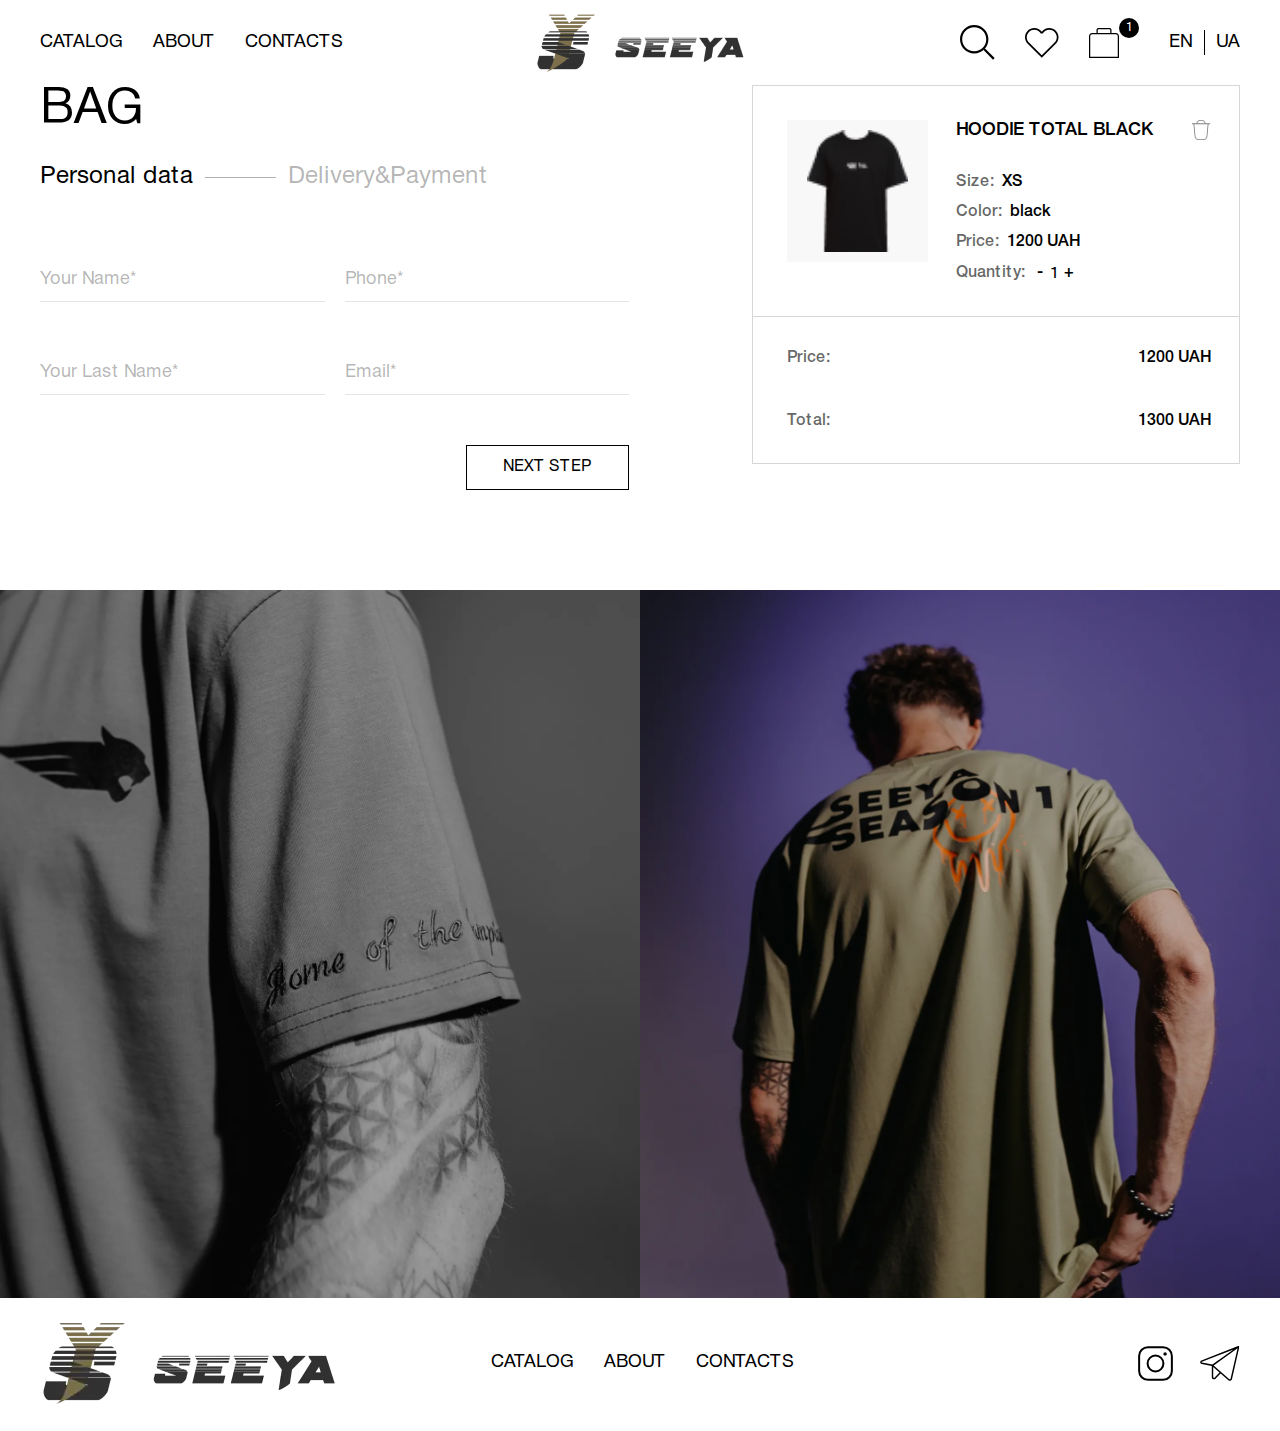
<file: cart.html>
<!DOCTYPE html>
<html lang="en">

<head>
  <title>Cart</title>
  <meta charset="UTF-8">
  <meta name="format-detection" content="telephone=no">
  <link rel="stylesheet" href="css/style.min.css?_v=20230925141503">
  <link rel="shortcut icon" href="img/favicon.png">
  <meta name="robots" content="noindex, nofollow">
  <meta name="viewport" content="width=device-width, initial-scale=1.0">
</head>

<body>

  <div class="wrapper">
    <header class="header">
      <div class="header__container">
        <div class="header__menu menu">
          <button class="menu__icon icon-menu" aria-label="Open menu">
            <span></span>
          </button>
          <button class="menu__search">
            Open search
            <svg width="35" height="35" viewBox="0 0 35 35" fill="none" xmlns="http://www.w3.org/2000/svg">
              <g>
                <path d="M14.2188 28.4375C6.34375 28.4375 0 22.0938 0 14.2188C0 6.34375 6.34375 0 14.2188 0C22.0938 0 28.4375 6.34375 28.4375 14.2188C28.4375 22.0938 22.0938 28.4375 14.2188 28.4375ZM14.2188 2.1875C7.54688 2.1875 2.1875 7.54688 2.1875 14.2188C2.1875 20.8906 7.54688 26.25 14.2188 26.25C20.8906 26.25 26.25 20.8906 26.25 14.2188C26.25 7.54688 20.8906 2.1875 14.2188 2.1875Z" />
                <path d="M24.8084 23.2608L34.6303 33.0827L33.0837 34.6292L23.2619 24.8074L24.8084 23.2608Z" />
              </g>
            </svg>
          </button>
          <nav class="menu__body">
            <ul class="menu__list">
              <li class="menu__item">
                <a class="menu__link" href="catalog.html">CATALOG</a>
              </li>
              <li class="menu__item">
                <a class="menu__link" href="about.html">ABOUT</a>
              </li>
              <li class="menu__item">
                <a class="menu__link" href="contacts.html">CONTACTS</a>
              </li>
            </ul>
          </nav>
        </div>
        <a class="header__logo" href="index.html">
          <img class="header__img header__img_pc" srcset="img/logo@2x.png 2x" src="img/logo.png" width="210" height="68" alt="seeya logotype">
          <img class="header__img header__img_mob" srcset="img/logo-mob@2x.png 2x" src="img/logo-mob.png" width="210" height="68" alt="seeya logotype">
        </a>
        <ul class="header__actions actions-header">
          <div class="search">
            <form class="search__form" action="#">
              <input class="search__input input" autocomplete="no" type="text" name="seach" placeholder="SEARCH">
              <button class="search__btn">
                Search
                <svg width="35" height="35" viewBox="0 0 35 35" fill="none" xmlns="http://www.w3.org/2000/svg">
                  <path d="M14.2188 28.4375C6.34375 28.4375 0 22.0938 0 14.2188C0 6.34375 6.34375 0 14.2188 0C22.0938 0 28.4375 6.34375 28.4375 14.2188C28.4375 22.0938 22.0938 28.4375 14.2188 28.4375ZM14.2188 2.1875C7.54688 2.1875 2.1875 7.54688 2.1875 14.2188C2.1875 20.8906 7.54688 26.25 14.2188 26.25C20.8906 26.25 26.25 20.8906 26.25 14.2188C26.25 7.54688 20.8906 2.1875 14.2188 2.1875Z" fill="black" />
                  <path d="M24.8084 23.2608L34.6303 33.0827L33.0837 34.6292L23.2618 24.8074L24.8084 23.2608Z" fill="black" />
                </svg>
              </button>
            </form>
          </div>
          <li class="actions-header__item actions-header__item_search">
            <button class="actions-header__search">
              Open search
              <svg width="35" height="35" viewBox="0 0 35 35" fill="none" xmlns="http://www.w3.org/2000/svg">
                <g>
                  <path d="M14.2188 28.4375C6.34375 28.4375 0 22.0938 0 14.2188C0 6.34375 6.34375 0 14.2188 0C22.0938 0 28.4375 6.34375 28.4375 14.2188C28.4375 22.0938 22.0938 28.4375 14.2188 28.4375ZM14.2188 2.1875C7.54688 2.1875 2.1875 7.54688 2.1875 14.2188C2.1875 20.8906 7.54688 26.25 14.2188 26.25C20.8906 26.25 26.25 20.8906 26.25 14.2188C26.25 7.54688 20.8906 2.1875 14.2188 2.1875Z" />
                  <path d="M24.8084 23.2608L34.6303 33.0827L33.0837 34.6292L23.2619 24.8074L24.8084 23.2608Z" />
                </g>
              </svg>
            </button>
          </li>
          <li class="actions-header__item actions-header__item_favorite">
            <a class="actions-header__favorite" href="">
              To favorite
              <svg width="34" height="30" viewBox="0 0 34 30" fill="none" xmlns="http://www.w3.org/2000/svg">
                <path d="M3.95294 14.5588C3.25439 13.8663 2.70104 13.0414 2.3253 12.1323C1.94955 11.2233 1.75897 10.2484 1.7647 9.26473C1.7647 7.27561 2.55488 5.36796 3.9614 3.96144C5.36792 2.55492 7.27557 1.76474 9.26469 1.76474C12.0529 1.76474 14.4882 3.28239 15.7765 5.54121H17.7529C18.408 4.39261 19.3556 3.43806 20.4994 2.7747C21.6433 2.11135 22.9424 1.76287 24.2647 1.76474C26.2538 1.76474 28.1614 2.55492 29.568 3.96144C30.9745 5.36796 31.7647 7.27561 31.7647 9.26473C31.7647 11.3294 30.8823 13.2353 29.5764 14.5588L16.7647 27.3529L3.95294 14.5588ZM30.8117 15.8118C32.4882 14.1177 33.5294 11.8236 33.5294 9.26473C33.5294 6.80758 32.5533 4.45107 30.8158 2.7136C29.0783 0.976135 26.7218 3.67937e-05 24.2647 3.67937e-05C21.1764 3.67937e-05 18.4412 1.50003 16.7647 3.82944C15.9092 2.6407 14.7825 1.67317 13.4781 1.00717C12.1737 0.341161 10.7293 -0.00410306 9.26469 3.67937e-05C6.80754 3.67937e-05 4.45103 0.976135 2.71357 2.7136C0.976099 4.45107 0 6.80758 0 9.26473C0 11.8236 1.04118 14.1177 2.71764 15.8118L16.7647 29.8588L30.8117 15.8118Z" />
              </svg>

            </a>
          </li>
          <li class="actions-header__item actions-header__item_cart">
            <a class="actions-header__cart" href="cart.html">
              To cart
              <svg width="30" height="30" viewBox="0 0 30 30" fill="none" xmlns="http://www.w3.org/2000/svg">
                <path d="M26.875 5H22.5V1.875C22.5 0.8375 21.6625 0 20.625 0H9.375C8.3375 0 7.5 0.8375 7.5 1.875V5H3.125C1.4 5 0 6.4 0 8.125V30H30V8.125C30 6.4 28.6 5 26.875 5ZM8.75 1.875C8.75 1.525 9.025 1.25 9.375 1.25H20.625C20.975 1.25 21.25 1.525 21.25 1.875V5H8.75V1.875ZM28.75 28.75H1.25V8.125C1.25 7.0875 2.0875 6.25 3.125 6.25H26.875C27.9125 6.25 28.75 7.0875 28.75 8.125V28.75Z" />
              </svg>
            </a>
            <span class="actions-header__quantity">1</span>
          </li>

        </ul>
        <ul class="header__langs langs-header" data-da=".menu__body, 991">
          <li class="langs-header__item">
            <a class="langs-header__link" href="index.html">EN</a>
          </li>
          <li class="langs-header__item">
            <a class="langs-header__link" href="index-ua.html">UA</a>
          </li>
        </ul>
      </div>
    </header>
    <main class="page">
      <section class="cart">
        <div class="cart__container">
          <div class="cart__left left-cart">
            <h1 class="left-cart__title">BAG</h1>
            <div class="left-cart__top top-cart">
              <ul class="top-cart__list">
                <li class="top-cart__item top-cart__item_1">Personal data</li>
                <li class="top-cart__item top-cart__item_2">Delivery&Payment</li>
              </ul>
            </div>
            <div class="left-cart__body">
              <form class="left-cart__form form-cart" action="#">
                <div class="form-cart__one">
                  <div class="form-cart__inputs">
                    <input class="form-cart__input input" autocomplete="no" type="text" name="cart_name" placeholder="Your Name*">
                    <input class="form-cart__input input" autocomplete="no" type="text" name="cart_phone" placeholder="Phone*">
                    <input class="form-cart__input input" autocomplete="no" type="text" name="cart_lname" placeholder="Your Last Name*">
                    <input class="form-cart__input input" autocomplete="no" type="text" name="cart_email" placeholder="Email*">
                  </div>
                </div>
                <div class="form-cart__two">
                  <div class="form-cart__options cart-options">
                    <div class="cart-options__item red">
                      <input class="cart-options__input" hidden id="d_1" checked type="radio" value="d_1" name="delivery">
                      <label class="cart-options__label" for="d_1">
                        <picture>
                          <source srcset="img/cart/01.webp, img/cart/01@2x.webp" type="image/webp">
                          <img srcset="img/cart/01@2x.png" src="img/cart/01.png" alt="">
                        </picture>
                      </label>
                    </div>
                    <div class="cart-options__item blue">
                      <input class="cart-options__input" hidden id="d_2" checked type="radio" value="d_2" name="delivery">
                      <label class="cart-options__label" for="d_2">
                        <picture>
                          <source srcset="img/cart/02.webp, img/cart/02@2x.webp" type="image/webp">
                          <img srcset="img/cart/02@2x.png" src="img/cart/02.png" alt="">
                        </picture>
                      </label>
                    </div>
                    <div class="cart-options__item yellow">
                      <input class="cart-options__input" hidden id="d_3" checked type="radio" value="d_3" name="delivery">
                      <label class="cart-options__label" for="d_3">
                        <picture>
                          <source srcset="img/cart/03.webp, img/cart/03@2x.webp" type="image/webp">
                          <img srcset="img/cart/03@2x.png" src="img/cart/03.png" alt="">
                        </picture>
                      </label>
                    </div>
                  </div>
                  <ul class="form-cart__row">
                    <li class="form-cart__item">
                      <div class="form-cart__caption">Department*</div>
                      <select class="select-cart-department" name="select-1">
                        <option value="1" selected>-choose</option>
                        <option value="2">Пункт № 2</option>
                        <option value="3">Пункт № 3</option>
                        <option value="4">Пункт № 4</option>
                      </select>
                    </li>
                    <li class="form-cart__item">
                      <div class="form-cart__caption">Payment*</div>
                      <select class="select-cart-payment" name="select-2">
                        <option value="1" selected>Visa Mastercard</option>
                        <option value="2">Apple Pay</option>
                        <option value="3">To a card</option>
                        <option value="4">To a bank account</option>
                      </select>
                      <div class="form-cart__options-pay options-pay">
                        <div class="options-pay__item">
                          <input class="options-pay__input" hidden id="o_1" checked type="radio" value="1" name="option">
                          <label class="options-pay__label" for="o_1">Payment in
                            full</label>
                        </div>
                        <div class="options-pay__item">
                          <input class="options-pay__input" hidden id="o_2" type="radio" value="2" name="option">
                          <label class="options-pay__label" for="o_2">By cash on
                            delivery with
                            a prepayment of 200 UAH</label>
                        </div>
                      </div>
                    </li>
                  </ul>
                </div>
              </form>
              <button class="left-cart__btn left-cart__btn_next btn">NEXT STEP</button>
              <button class="left-cart__btn left-cart__btn_submit btn btn_b">PLACE AN ORDER</button>
            </div>
          </div>
          <div class="cart__right right-cart">
            <div class="right-cart__body">
              <ul class="right-cart__list">
                <li class="right-cart__item item-cart">
                  <div class="item-cart__image">
                    <img srcset="img/product-page/colors/black@2x.png 2x" src="img/product-page/colors/black.png" width="109" height="129" alt="">
                  </div>
                  <div class="item-cart__right">
                    <div class="item-cart__top">
                      <div class="item-cart__name">HOODIE TOTAL BLACK</div>
                      <button class="item-cart__delete">
                        delete item
                        <svg xmlns="http://www.w3.org/2000/svg" width="20" height="20" viewBox="0 0 20 20" fill="none">
                          <path d="M19.1665 3.75C19.1665 3.98 18.9798 4.16667 18.7498 4.16667H17.4998C17.4998 4.17917 17.4998 4.19167 17.4981 4.205L16.3565 16.5942C16.1773 18.5358 14.5715 20 12.6223 20H7.39565C5.44815 20 3.84315 18.5383 3.66232 16.6L2.50232 4.20583C2.50148 4.1925 2.50065 4.18 2.50065 4.16667H1.25065C1.02065 4.16667 0.833984 3.98 0.833984 3.75C0.833984 3.52 1.02065 3.33333 1.25065 3.33333H5.44065C5.64898 1.46083 7.24065 0 9.16732 0H10.834C12.7607 0 14.3532 1.46083 14.5607 3.33333H18.7507C18.9806 3.33333 19.1665 3.52 19.1665 3.75ZM6.27982 3.33333H13.7198C13.5173 1.92167 12.2998 0.833333 10.8332 0.833333H9.16648C7.69982 0.833333 6.48232 1.92167 6.27982 3.33333ZM16.6648 4.16667H3.33482L4.49065 16.5217C4.63148 18.03 5.87982 19.1667 7.39398 19.1667H12.6207C14.1373 19.1667 15.3857 18.0283 15.5248 16.5175L16.6632 4.16667H16.6648Z" fill="black" fill-opacity="0.5" />
                        </svg>
                      </button>
                    </div>
                    <ul class="item-cart__list">
                      <li class="item-cart__item">Size: <span>XS</span>
                      </li>
                      <li class="item-cart__item">Color: <span>black</span>
                      </li>
                      <li class="item-cart__item">Price: <span class="uah">1200</span>
                      </li>
                    </ul>
                    <div class="item-cart__quantity quantity">
                      <button class="quantity__button quantity__button_minus">-</button>
                      <div class="quantity__input">
                        <input autocomplete="no" type="text" name="quantity" value="1">
                      </div>
                      <button class="quantity__button quantity__button_plus">+</button>
                    </div>
                  </div>
                </li>
              </ul>
              <div class="right-cart__bottom" data-da=".left-cart, 767">
                <ul class="right-cart__prices">
                  <li class="right-cart__price">
                    <div class="right-cart__caption">Price:</div>
                    <div class="right-cart__descr uah">1200</div>
                  </li>
                  <li class="right-cart__price right-cart__price_all">
                    <div class="right-cart__caption">Total:</div>
                    <div class="right-cart__descr uah">1300</div>
                  </li>
                </ul>
              </div>
            </div>
          </div>
        </div>
      </section>
      <div class="bottom-images">
        <ul class="bottom-images__columns">
          <li class="bottom-images__column">
            <picture>
              <source srcset="img/bottom-images/01.webp, img/bottom-images/01@2x.webp" type="image/webp">
              <img srcset="img/bottom-images/01@2x.jpg" src="img/bottom-images/01.jpg" width="721" height="795" alt="">
            </picture>
          </li>
          <li class="bottom-images__column">
            <picture>
              <source srcset="img/bottom-images/02.webp, img/bottom-images/02@2x.webp" type="image/webp">
              <img srcset="img/bottom-images/02@2x.jpg" src="img/bottom-images/02.jpg" width="721" height="795" alt="">
            </picture>
          </li>
        </ul>
      </div>
    </main>
    <footer class="footer">
      <div class="footer__container">
        <a class="footer__logo" href="">
          <picture>
            <source srcset="img/footer-logo.webp, img/footer-logo@2x.webp 2x" type="image/webp">
            <img srcset="img/footer-logo@2x.png 2x" src="img/footer-logo.png" alt="seeya logotype" width="297" height="96">
          </picture>
        </a>
        <nav class="footer__menu menu-footer">
          <ul class="menu-footer__list">
            <li class="menu-footer__item">
              <a class="menu-footer__link" href="">CATALOG</a>
            </li>
            <li class="menu-footer__item">
              <a class="menu-footer__link" href="">ABOUT</a>
            </li>
            <li class="menu-footer__item">
              <a class="menu-footer__link" href="">CONTACTS</a>
            </li>
          </ul>
        </nav>
        <ul class="footer__socials socials-footer">
          <li class="socials-footer__item">
            <a class="socials-footer__link" href="">
              Instagram
              <svg width="35" height="35" viewBox="0 0 35 35" fill="none" xmlns="http://www.w3.org/2000/svg">
                <g clip-path="url(#clip0_3_139)">
                  <path d="M25.0495 1.12988H9.95052C5.07852 1.12988 1.12982 5.07928 1.12982 9.95058V25.0496C1.12982 29.9216 5.07922 33.8703 9.95122 33.8703H25.0488C29.9208 33.8703 33.8702 29.9209 33.8702 25.0489V9.95058C33.8702 5.07858 29.9215 1.12988 25.0495 1.12988Z" fill="white" />
                  <path d="M25.0495 1.12988H9.95052C5.07852 1.12988 1.12982 5.07928 1.12982 9.95058V25.0496C1.12982 29.9216 5.07922 33.8703 9.95122 33.8703H25.0488C29.9208 33.8703 33.8702 29.9209 33.8702 25.0489V9.95058C33.8702 5.07858 29.9215 1.12988 25.0495 1.12988Z" stroke="black" stroke-width="2" stroke-miterlimit="10" />
                  <path d="M17.5 25.4029C21.8647 25.4029 25.403 21.8646 25.403 17.4999C25.403 13.1352 21.8647 9.59692 17.5 9.59692C13.1353 9.59692 9.59698 13.1352 9.59698 17.4999C9.59698 21.8646 13.1353 25.4029 17.5 25.4029Z" stroke="black" stroke-width="2" stroke-miterlimit="10" />
                  <path d="M27.0963 9.59705C28.0315 9.59705 28.7896 8.83893 28.7896 7.90375C28.7896 6.96857 28.0315 6.21045 27.0963 6.21045C26.1611 6.21045 25.403 6.96857 25.403 7.90375C25.403 8.83893 26.1611 9.59705 27.0963 9.59705Z" fill="black" />
                </g>
                <defs>
                  <clipPath id="clip0_3_139">
                    <rect width="35" height="35" fill="white" />
                  </clipPath>
                </defs>
              </svg>
            </a>
          </li>
          <li class="socials-footer__item">
            <a class="socials-footer__link" href="">
              Telegram
              <svg width="40" height="35" viewBox="0 0 40 35" fill="none" xmlns="http://www.w3.org/2000/svg">
                <g clip-path="url(#clip0_3_135)">
                  <path d="M39.0386 0.221209C38.9135 0.113071 38.7612 0.0412095 38.5981 0.0134006C38.4351 -0.0144083 38.2676 0.00289457 38.1137 0.0634367L1.36191 14.4461C0.987254 14.5915 0.670022 14.8548 0.458027 15.1962C0.246032 15.5376 0.150761 15.9387 0.186575 16.339C0.222388 16.7393 0.387344 17.1171 0.656581 17.4155C0.925818 17.7138 1.28475 17.9166 1.67927 17.9932L11.7876 19.9772V31.1917C11.7875 31.6255 11.9171 32.0495 12.1598 32.4092C12.4025 32.7688 12.7471 33.0477 13.1495 33.2101C13.4084 33.3139 13.6847 33.3675 13.9637 33.3678C14.2557 33.3672 14.5446 33.3077 14.8132 33.1931C15.0817 33.0784 15.3245 32.9109 15.5269 32.7005L20.6047 27.4414L28.4026 34.28C28.7979 34.6287 29.3063 34.822 29.8334 34.8241C30.0636 34.8231 30.2923 34.787 30.5116 34.7171C30.8707 34.6034 31.1936 34.3976 31.4482 34.1201C31.7027 33.8426 31.8801 33.5032 31.9624 33.1357L39.3287 1.10981C39.3656 0.949308 39.3581 0.781789 39.307 0.625237C39.2559 0.468685 39.1631 0.32901 39.0386 0.221209ZM1.63211 16.2088C1.62148 16.1211 1.64124 16.0323 1.6881 15.9574C1.73496 15.8825 1.80609 15.8259 1.88963 15.7971L33.5619 3.40204L12.3443 18.608L1.96035 16.5697C1.87234 16.5568 1.79152 16.5137 1.73167 16.4479C1.67181 16.3821 1.63663 16.2976 1.63211 16.2088ZM14.4842 31.6922C14.3839 31.7955 14.2551 31.8666 14.1143 31.8965C13.9734 31.9264 13.8269 31.9137 13.6933 31.86C13.5597 31.8064 13.4451 31.7141 13.3641 31.5951C13.283 31.4761 13.2393 31.3357 13.2383 31.1917V20.9818L19.5093 26.4766L14.4842 31.6922ZM30.5479 32.8057C30.5199 32.9288 30.4601 33.0425 30.3747 33.1355C30.2892 33.2285 30.1809 33.2975 30.0605 33.3358C29.9402 33.3741 29.8119 33.3803 29.6884 33.3538C29.5649 33.3273 29.4505 33.269 29.3565 33.1847L13.679 19.4368L37.5624 2.32121L30.5479 32.8057Z" fill="black" />
                </g>
                <defs>
                  <clipPath id="clip0_3_135">
                    <rect width="39.375" height="35" fill="white" />
                  </clipPath>
                </defs>
              </svg>

            </a>
          </li>
        </ul>
      </div>
    </footer>
  </div>

  <!-- <script src="https://api-maps.yandex.ru/2.1/?apikey=51092280-e018-4241-bc97-180570de25d4&lang=ru_RU&_v=20230925141503"></script> -->
  <script src="js/app.min.js?_v=20230925141503"></script>

</body>

</html>
</file>
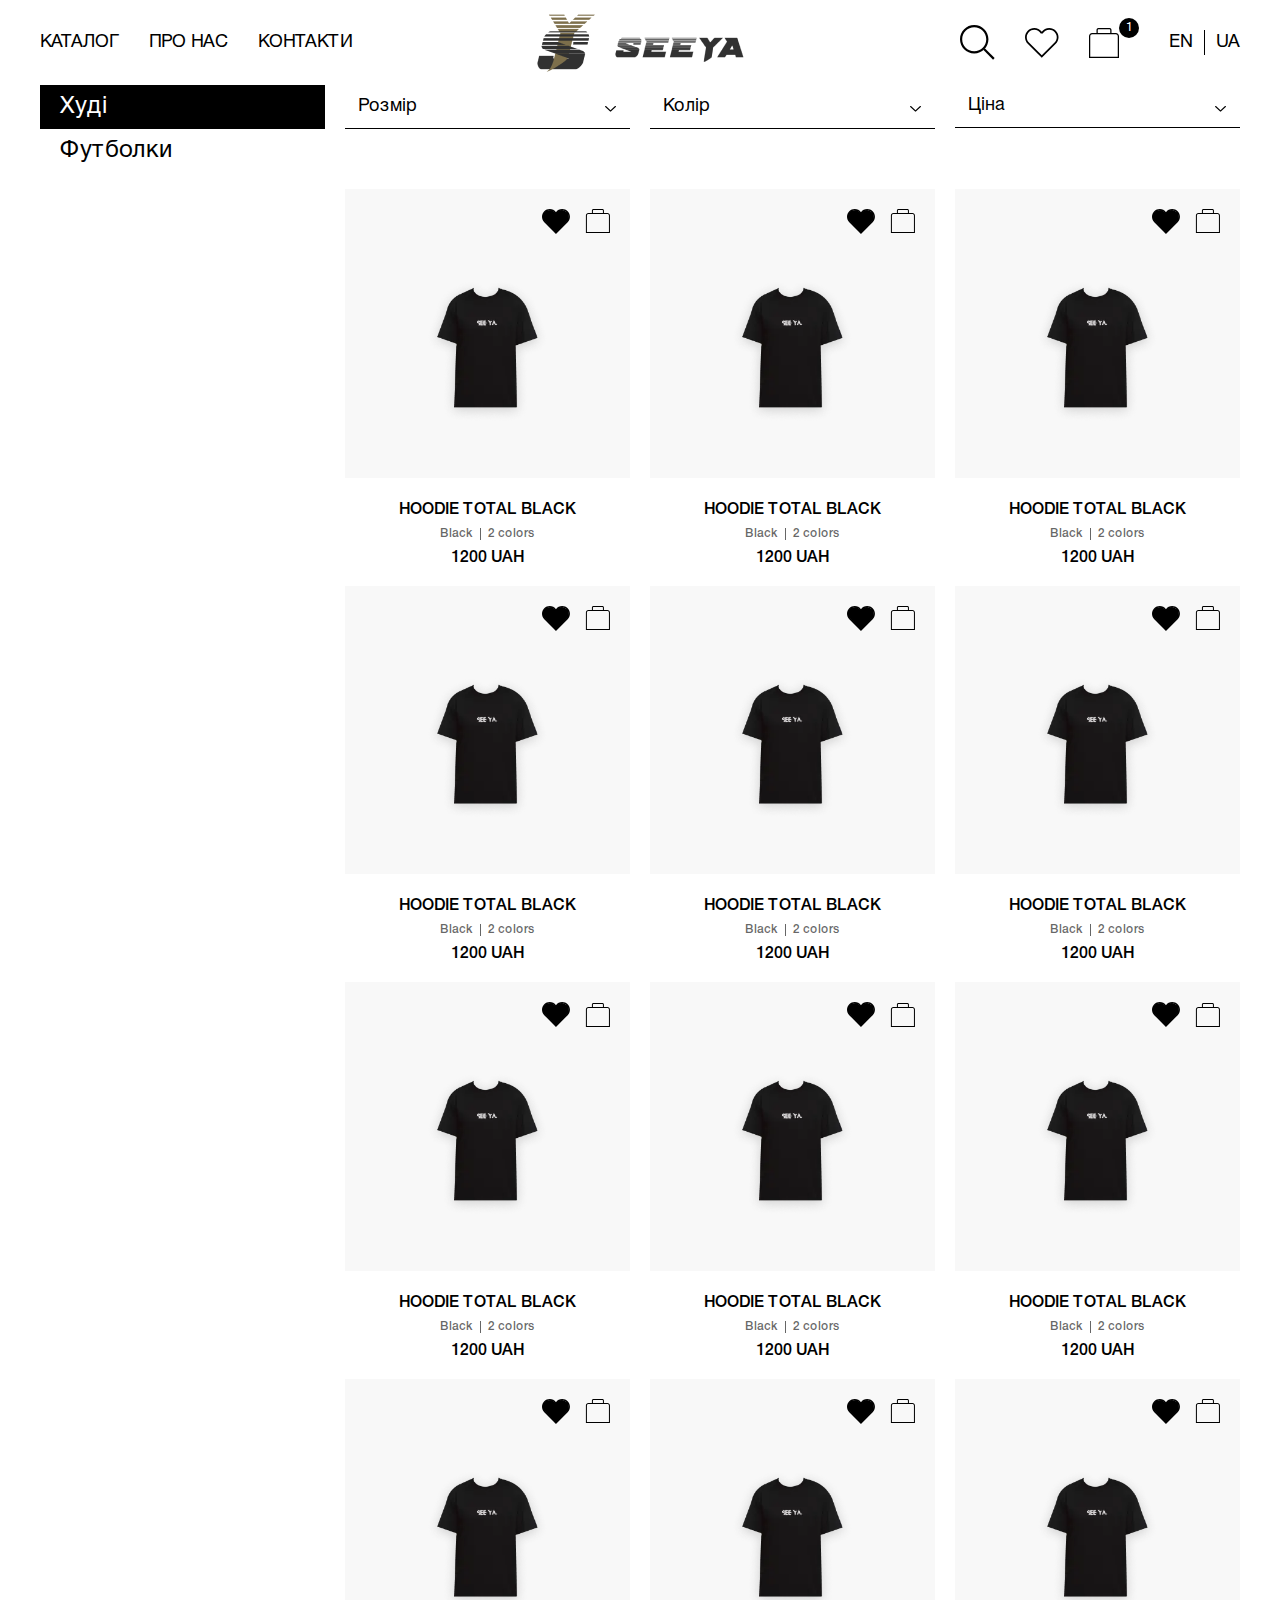
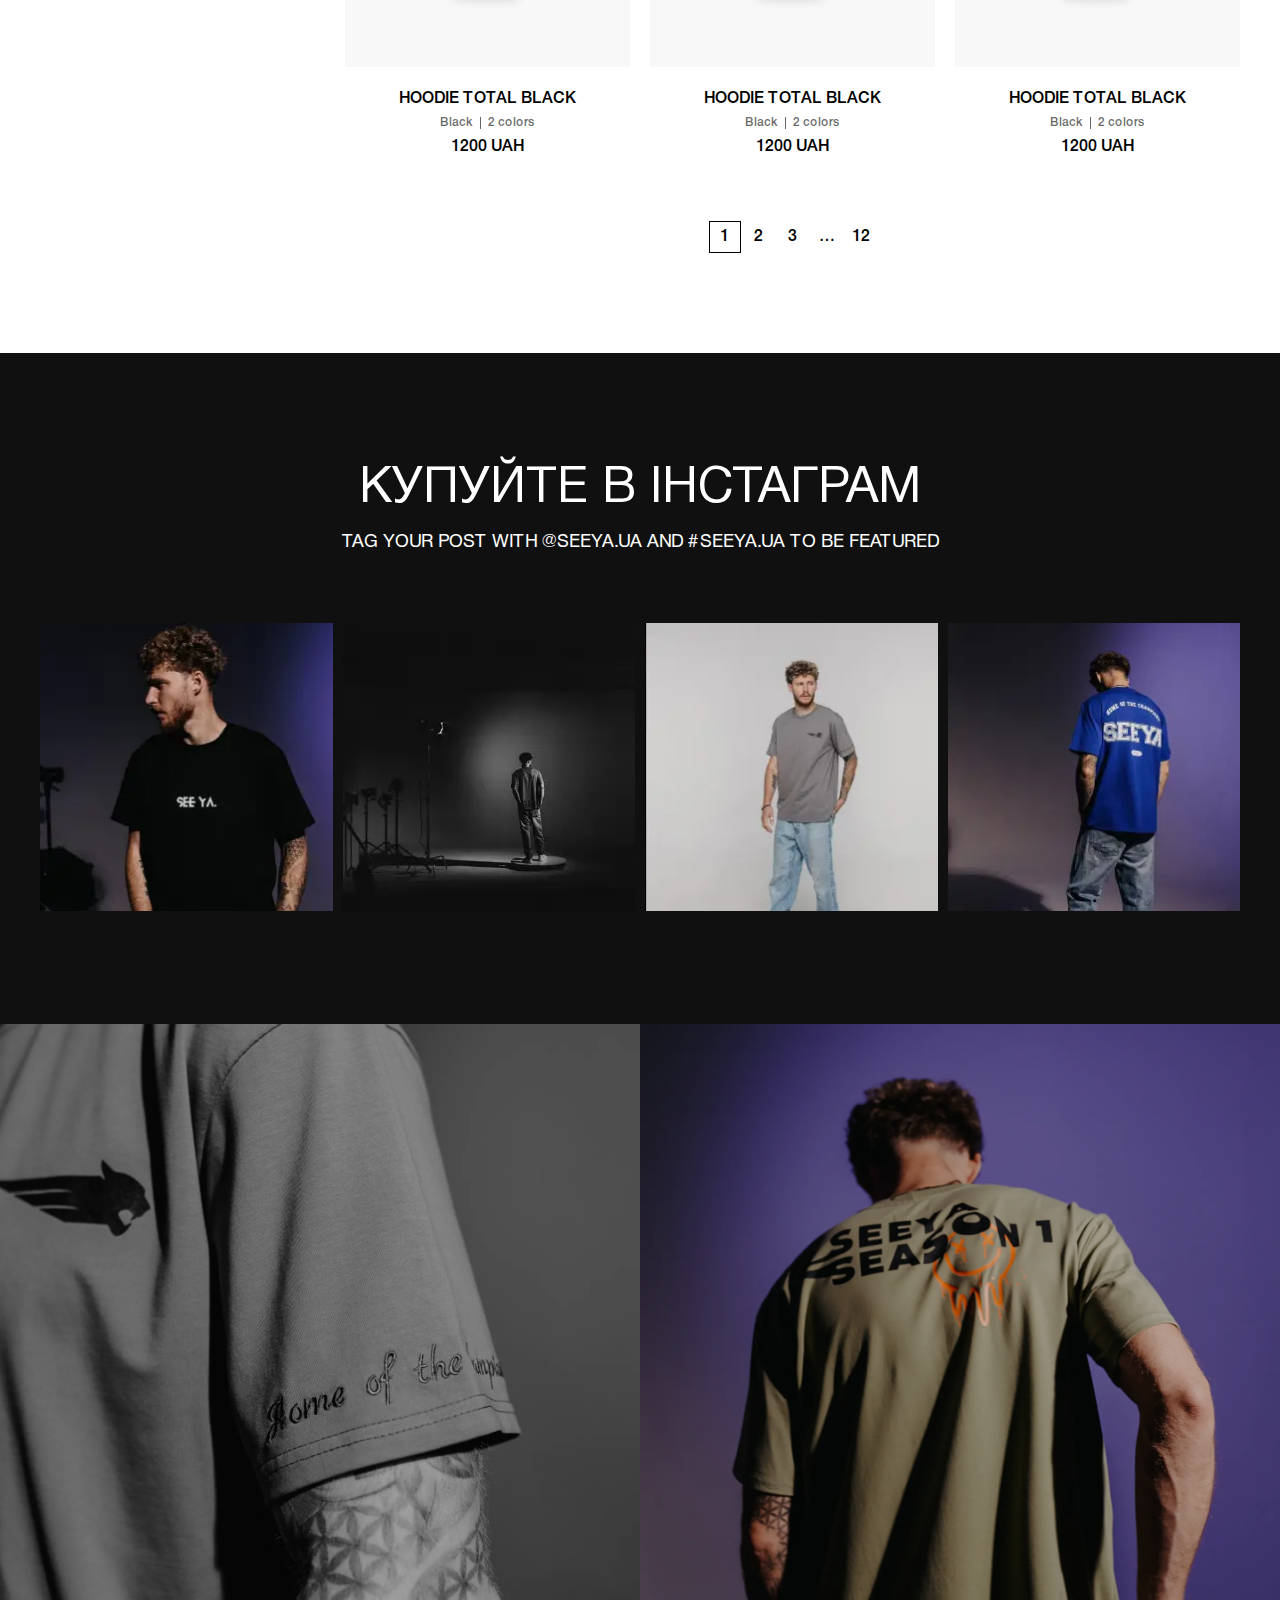
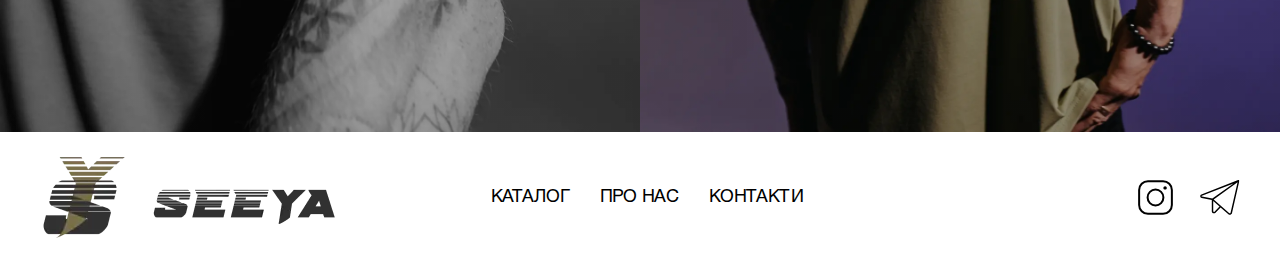
<file: catalog-ua.html>
<!DOCTYPE html>
<html lang="uk">

<head>
  <title>Catalog</title>
  <meta charset="UTF-8">
  <meta name="format-detection" content="telephone=no">
  <link rel="stylesheet" href="css/style.min.css?_v=20230922150041">
  <link rel="shortcut icon" href="img/favicon.png">
  <meta name="robots" content="noindex, nofollow">
  <meta name="viewport" content="width=device-width, initial-scale=1.0">
</head>

<body>

  <div class="wrapper">
    <header class="header">
      <div class="header__container">
        <div class="header__menu menu">
          <button class="menu__icon icon-menu" aria-label="Відкрити меню">
            <span></span>
          </button>
          <button class="menu__search">
            Відкрити пошук
            <svg width="35" height="35" viewBox="0 0 35 35" fill="none" xmlns="http://www.w3.org/2000/svg">
              <g>
                <path d="M14.2188 28.4375C6.34375 28.4375 0 22.0938 0 14.2188C0 6.34375 6.34375 0 14.2188 0C22.0938 0 28.4375 6.34375 28.4375 14.2188C28.4375 22.0938 22.0938 28.4375 14.2188 28.4375ZM14.2188 2.1875C7.54688 2.1875 2.1875 7.54688 2.1875 14.2188C2.1875 20.8906 7.54688 26.25 14.2188 26.25C20.8906 26.25 26.25 20.8906 26.25 14.2188C26.25 7.54688 20.8906 2.1875 14.2188 2.1875Z" />
                <path d="M24.8084 23.2608L34.6303 33.0827L33.0837 34.6292L23.2619 24.8074L24.8084 23.2608Z" />
              </g>
            </svg>
          </button>
          <nav class="menu__body">
            <ul class="menu__list">
              <li class="menu__item">
                <a class="menu__link" href="catalog-ua.html">КАТАЛОГ</a>
              </li>
              <li class="menu__item">
                <a class="menu__link" href="about-ua.html">ПРО НАС</a>
              </li>
              <li class="menu__item">
                <a class="menu__link" href="contacts-ua.html">КОНТАКТИ</a>
              </li>
            </ul>
          </nav>
        </div>
        <a class="header__logo" href="index-ua.html">
          <img class="header__img header__img_pc" srcset="img/logo@2x.png 2x" src="img/logo.png" width="210" height="68" alt="seeya logotype">
          <img class="header__img header__img_mob" srcset="img/logo-mob@2x.png 2x" src="img/logo-mob.png" width="210" height="68" alt="seeya logotype">
        </a>
        <ul class="header__actions actions-header">
          <div class="search">
            <form class="search__form" action="#">
              <input class="search__input input" autocomplete="no" type="text" name="seach" placeholder="SEARCH">
              <button class="search__btn">
                Search
                <svg width="35" height="35" viewBox="0 0 35 35" fill="none" xmlns="http://www.w3.org/2000/svg">
                  <path d="M14.2188 28.4375C6.34375 28.4375 0 22.0938 0 14.2188C0 6.34375 6.34375 0 14.2188 0C22.0938 0 28.4375 6.34375 28.4375 14.2188C28.4375 22.0938 22.0938 28.4375 14.2188 28.4375ZM14.2188 2.1875C7.54688 2.1875 2.1875 7.54688 2.1875 14.2188C2.1875 20.8906 7.54688 26.25 14.2188 26.25C20.8906 26.25 26.25 20.8906 26.25 14.2188C26.25 7.54688 20.8906 2.1875 14.2188 2.1875Z" fill="black" />
                  <path d="M24.8084 23.2608L34.6303 33.0827L33.0837 34.6292L23.2618 24.8074L24.8084 23.2608Z" fill="black" />
                </svg>
              </button>
            </form>
          </div>
          <li class="actions-header__item actions-header__item_search">
            <button class="actions-header__search">
              Відкрити пошук
              <svg width="35" height="35" viewBox="0 0 35 35" fill="none" xmlns="http://www.w3.org/2000/svg">
                <g>
                  <path d="M14.2188 28.4375C6.34375 28.4375 0 22.0938 0 14.2188C0 6.34375 6.34375 0 14.2188 0C22.0938 0 28.4375 6.34375 28.4375 14.2188C28.4375 22.0938 22.0938 28.4375 14.2188 28.4375ZM14.2188 2.1875C7.54688 2.1875 2.1875 7.54688 2.1875 14.2188C2.1875 20.8906 7.54688 26.25 14.2188 26.25C20.8906 26.25 26.25 20.8906 26.25 14.2188C26.25 7.54688 20.8906 2.1875 14.2188 2.1875Z" />
                  <path d="M24.8084 23.2608L34.6303 33.0827L33.0837 34.6292L23.2619 24.8074L24.8084 23.2608Z" />
                </g>
              </svg>
            </button>
          </li>
          <li class="actions-header__item actions-header__item_favorite">
            <a class="actions-header__favorite" href="">
              To favorite
              <svg width="34" height="30" viewBox="0 0 34 30" fill="none" xmlns="http://www.w3.org/2000/svg">
                <path d="M3.95294 14.5588C3.25439 13.8663 2.70104 13.0414 2.3253 12.1323C1.94955 11.2233 1.75897 10.2484 1.7647 9.26473C1.7647 7.27561 2.55488 5.36796 3.9614 3.96144C5.36792 2.55492 7.27557 1.76474 9.26469 1.76474C12.0529 1.76474 14.4882 3.28239 15.7765 5.54121H17.7529C18.408 4.39261 19.3556 3.43806 20.4994 2.7747C21.6433 2.11135 22.9424 1.76287 24.2647 1.76474C26.2538 1.76474 28.1614 2.55492 29.568 3.96144C30.9745 5.36796 31.7647 7.27561 31.7647 9.26473C31.7647 11.3294 30.8823 13.2353 29.5764 14.5588L16.7647 27.3529L3.95294 14.5588ZM30.8117 15.8118C32.4882 14.1177 33.5294 11.8236 33.5294 9.26473C33.5294 6.80758 32.5533 4.45107 30.8158 2.7136C29.0783 0.976135 26.7218 3.67937e-05 24.2647 3.67937e-05C21.1764 3.67937e-05 18.4412 1.50003 16.7647 3.82944C15.9092 2.6407 14.7825 1.67317 13.4781 1.00717C12.1737 0.341161 10.7293 -0.00410306 9.26469 3.67937e-05C6.80754 3.67937e-05 4.45103 0.976135 2.71357 2.7136C0.976099 4.45107 0 6.80758 0 9.26473C0 11.8236 1.04118 14.1177 2.71764 15.8118L16.7647 29.8588L30.8117 15.8118Z" />
              </svg>

            </a>
          </li>
          <li class="actions-header__item actions-header__item_cart">
            <a class="actions-header__cart" href="cart-ua.html">
              To cart
              <svg width="30" height="30" viewBox="0 0 30 30" fill="none" xmlns="http://www.w3.org/2000/svg">
                <path d="M26.875 5H22.5V1.875C22.5 0.8375 21.6625 0 20.625 0H9.375C8.3375 0 7.5 0.8375 7.5 1.875V5H3.125C1.4 5 0 6.4 0 8.125V30H30V8.125C30 6.4 28.6 5 26.875 5ZM8.75 1.875C8.75 1.525 9.025 1.25 9.375 1.25H20.625C20.975 1.25 21.25 1.525 21.25 1.875V5H8.75V1.875ZM28.75 28.75H1.25V8.125C1.25 7.0875 2.0875 6.25 3.125 6.25H26.875C27.9125 6.25 28.75 7.0875 28.75 8.125V28.75Z" />
              </svg>
            </a>
            <span class="actions-header__quantity">1</span>
          </li>

        </ul>
        <ul class="header__langs langs-header" data-da=".menu__body, 991">
          <li class="langs-header__item">
            <a class="langs-header__link" href="index.html">EN</a>
          </li>
          <li class="langs-header__item">
            <a class="langs-header__link" href="index-ua.html">UA</a>
          </li>
        </ul>
      </div>
    </header>
    <main class="page">
      <div class="catalog">
        <div class="catalog__container">
          <ul class="catalog__left left-catalog">
            <li class="left-catalog__item">
              <a class="left-catalog__link left-catalog__link_active" href="">Худі</a>
            </li>
            <li class="left-catalog__item">
              <a class="left-catalog__link" href="">Футболки</a>
            </li>
          </ul>
          <div class="catalog__main main-catalog">
            <div class="main-catalog__top top-catalog">
              <select class="select-catalog" name="filter-size">
                <option value="size" selected>Розмір</option>
                <option value="xs">XS</option>
                <option value="s">S</option>
                <option value="m">M</option>
                <option value="l">L</option>
                <option value="xl">XL</option>
              </select>
              <select class="select-catalog" name="filter-color">
                <option value="color" selected>Колір</option>
                <option value="black">Чорний</option>
                <option value="grey">Сірий</option>
                <option value="green">Зелений</option>
                <option value="white">Білий</option>
                <option value="blue">Синій</option>
              </select>
              <div class="top-catalog__price price-catalog">
                <button class="price-catalog__btn">Ціна</button>
                <div class="price-catalog__body" hidden>
                  <div class="price-catalog__row">
                    <div class="price-catalog__line">
                      <input class="price-catalog__input price-catalog__input_from" autocomplete="no" type="text" name="price_from">
                    </div>
                    <div class="price-catalog__line">
                      <input class="price-catalog__input price-catalog__input_to" autocomplete="no" type="text" name="price_to">
                    </div>
                  </div>
                  <div class="price-catalog__slider" data-from="500" data-to="5000" data-min="0" data-max="10000"></div>
                </div>
              </div>
            </div>
            <ul class="main-catalog__columns">
              <li class="main-catalog__column product">
                <div class="product__main">
                  <ul class="product__list">
                    <li class="product__item product__item_favorite">
                      <button class="product__btn product__btn_active product__btn_favorite">
                        <svg width="28" height="25" viewBox="0 0 28 25" fill="none" xmlns="http://www.w3.org/2000/svg">
                          <g>
                            <path d="M3.29411 12.1324C2.71199 11.5553 2.25087 10.8678 1.93775 10.1103C1.62463 9.35271 1.46581 8.5403 1.47059 7.72061C1.47059 6.06301 2.12907 4.4733 3.30117 3.3012C4.47327 2.1291 6.06298 1.47062 7.72058 1.47062C10.0441 1.47062 12.0735 2.73532 13.147 4.61767H14.7941C15.34 3.66051 16.1297 2.86505 17.0829 2.31225C18.0361 1.75946 19.1187 1.46906 20.2206 1.47062C21.8782 1.47062 23.4679 2.1291 24.64 3.3012C25.8121 4.4733 26.4706 6.06301 26.4706 7.72061C26.4706 9.44119 25.7353 11.0294 24.647 12.1324L13.9706 22.7941L3.29411 12.1324ZM25.6764 13.1765C27.0735 11.7647 27.9411 9.85296 27.9411 7.72061C27.9411 5.67298 27.1277 3.70922 25.6798 2.26134C24.2319 0.813446 22.2682 3.06614e-05 20.2206 3.06614e-05C17.647 3.06614e-05 15.3676 1.25003 13.9706 3.1912C13.2577 2.20059 12.3187 1.39431 11.2317 0.839304C10.1448 0.284301 8.94106 -0.00341921 7.72058 3.06614e-05C5.67295 3.06614e-05 3.70919 0.813446 2.26131 2.26134C0.813416 3.70922 0 5.67298 0 7.72061C0 9.85296 0.867646 11.7647 2.2647 13.1765L13.9706 24.8824L25.6764 13.1765Z" fill="black" />
                            <path class="hover" d="M1 5L4.5 1.5L9.5 1L14 4L17 1.5L20 1L22 1.5L26.5 4L27 10.5L14 24L1 10.5V5Z" />
                          </g>
                        </svg>
                      </button>
                    </li>
                    <li class="product__item product__item_card">
                      <button class="product__btn product__btn_card">
                        <svg width="26" height="25" viewBox="0 0 26 25" fill="none" xmlns="http://www.w3.org/2000/svg">
                          <g>
                            <path d="M23.337 4.16667H19.6912V1.5625C19.6912 0.697917 18.9932 0 18.1287 0H8.75366C7.88908 0 7.19116 0.697917 7.19116 1.5625V4.16667H3.54533C2.10783 4.16667 0.941162 5.33333 0.941162 6.77083V25H25.9412V6.77083C25.9412 5.33333 24.7745 4.16667 23.337 4.16667ZM8.23283 1.5625C8.23283 1.27083 8.462 1.04167 8.75366 1.04167H18.1287C18.4203 1.04167 18.6495 1.27083 18.6495 1.5625V4.16667H8.23283V1.5625ZM24.8995 23.9583H1.98283V6.77083C1.98283 5.90625 2.68075 5.20833 3.54533 5.20833H23.337C24.2016 5.20833 24.8995 5.90625 24.8995 6.77083V23.9583Z" fill="black" />
                            <path class="hover" d="M1 7C1 5.89543 1.89543 5 3 5H23C24.1046 5 25 5.89543 25 7V24H1V7Z" />
                          </g>
                        </svg>

                      </button>
                    </li>
                  </ul>
                  <picture>
                    <source srcset="img/products/01.webp, img/products/01@2x.webp 2x" type="image/webp">
                    <img srcset="img/products/01@2x.png 2x" src="img/products/01.png" width="173" height="198" alt="">
                  </picture>
                </div>
                <div class="product__bottom">
                  <a class="product__label" href="">HOODIE TOTAL BLACK</a>
                  <ul class="product__descr descr-product">
                    <li class="descr-product__item">Black</li>
                    <li class="descr-product__item">2 colors</li>
                  </ul>
                  <div class="product__price uah">1200</div>
                </div>
              </li>
              <li class="main-catalog__column product">
                <div class="product__main">
                  <ul class="product__list">
                    <li class="product__item product__item_favorite">
                      <button class="product__btn product__btn_active product__btn_favorite">
                        <svg width="28" height="25" viewBox="0 0 28 25" fill="none" xmlns="http://www.w3.org/2000/svg">
                          <g>
                            <path d="M3.29411 12.1324C2.71199 11.5553 2.25087 10.8678 1.93775 10.1103C1.62463 9.35271 1.46581 8.5403 1.47059 7.72061C1.47059 6.06301 2.12907 4.4733 3.30117 3.3012C4.47327 2.1291 6.06298 1.47062 7.72058 1.47062C10.0441 1.47062 12.0735 2.73532 13.147 4.61767H14.7941C15.34 3.66051 16.1297 2.86505 17.0829 2.31225C18.0361 1.75946 19.1187 1.46906 20.2206 1.47062C21.8782 1.47062 23.4679 2.1291 24.64 3.3012C25.8121 4.4733 26.4706 6.06301 26.4706 7.72061C26.4706 9.44119 25.7353 11.0294 24.647 12.1324L13.9706 22.7941L3.29411 12.1324ZM25.6764 13.1765C27.0735 11.7647 27.9411 9.85296 27.9411 7.72061C27.9411 5.67298 27.1277 3.70922 25.6798 2.26134C24.2319 0.813446 22.2682 3.06614e-05 20.2206 3.06614e-05C17.647 3.06614e-05 15.3676 1.25003 13.9706 3.1912C13.2577 2.20059 12.3187 1.39431 11.2317 0.839304C10.1448 0.284301 8.94106 -0.00341921 7.72058 3.06614e-05C5.67295 3.06614e-05 3.70919 0.813446 2.26131 2.26134C0.813416 3.70922 0 5.67298 0 7.72061C0 9.85296 0.867646 11.7647 2.2647 13.1765L13.9706 24.8824L25.6764 13.1765Z" fill="black" />
                            <path class="hover" d="M1 5L4.5 1.5L9.5 1L14 4L17 1.5L20 1L22 1.5L26.5 4L27 10.5L14 24L1 10.5V5Z" />
                          </g>
                        </svg>
                      </button>
                    </li>
                    <li class="product__item product__item_card">
                      <button class="product__btn product__btn_card">
                        <svg width="26" height="25" viewBox="0 0 26 25" fill="none" xmlns="http://www.w3.org/2000/svg">
                          <g>
                            <path d="M23.337 4.16667H19.6912V1.5625C19.6912 0.697917 18.9932 0 18.1287 0H8.75366C7.88908 0 7.19116 0.697917 7.19116 1.5625V4.16667H3.54533C2.10783 4.16667 0.941162 5.33333 0.941162 6.77083V25H25.9412V6.77083C25.9412 5.33333 24.7745 4.16667 23.337 4.16667ZM8.23283 1.5625C8.23283 1.27083 8.462 1.04167 8.75366 1.04167H18.1287C18.4203 1.04167 18.6495 1.27083 18.6495 1.5625V4.16667H8.23283V1.5625ZM24.8995 23.9583H1.98283V6.77083C1.98283 5.90625 2.68075 5.20833 3.54533 5.20833H23.337C24.2016 5.20833 24.8995 5.90625 24.8995 6.77083V23.9583Z" fill="black" />
                            <path class="hover" d="M1 7C1 5.89543 1.89543 5 3 5H23C24.1046 5 25 5.89543 25 7V24H1V7Z" />
                          </g>
                        </svg>

                      </button>
                    </li>
                  </ul>
                  <picture>
                    <source srcset="img/products/01.webp, img/products/01@2x.webp 2x" type="image/webp">
                    <img srcset="img/products/01@2x.png 2x" src="img/products/01.png" width="173" height="198" alt="">
                  </picture>
                </div>
                <div class="product__bottom">
                  <a class="product__label" href="">HOODIE TOTAL BLACK</a>
                  <ul class="product__descr descr-product">
                    <li class="descr-product__item">Black</li>
                    <li class="descr-product__item">2 colors</li>
                  </ul>
                  <div class="product__price uah">1200</div>
                </div>
              </li>
              <li class="main-catalog__column product">
                <div class="product__main">
                  <ul class="product__list">
                    <li class="product__item product__item_favorite">
                      <button class="product__btn product__btn_active product__btn_favorite">
                        <svg width="28" height="25" viewBox="0 0 28 25" fill="none" xmlns="http://www.w3.org/2000/svg">
                          <g>
                            <path d="M3.29411 12.1324C2.71199 11.5553 2.25087 10.8678 1.93775 10.1103C1.62463 9.35271 1.46581 8.5403 1.47059 7.72061C1.47059 6.06301 2.12907 4.4733 3.30117 3.3012C4.47327 2.1291 6.06298 1.47062 7.72058 1.47062C10.0441 1.47062 12.0735 2.73532 13.147 4.61767H14.7941C15.34 3.66051 16.1297 2.86505 17.0829 2.31225C18.0361 1.75946 19.1187 1.46906 20.2206 1.47062C21.8782 1.47062 23.4679 2.1291 24.64 3.3012C25.8121 4.4733 26.4706 6.06301 26.4706 7.72061C26.4706 9.44119 25.7353 11.0294 24.647 12.1324L13.9706 22.7941L3.29411 12.1324ZM25.6764 13.1765C27.0735 11.7647 27.9411 9.85296 27.9411 7.72061C27.9411 5.67298 27.1277 3.70922 25.6798 2.26134C24.2319 0.813446 22.2682 3.06614e-05 20.2206 3.06614e-05C17.647 3.06614e-05 15.3676 1.25003 13.9706 3.1912C13.2577 2.20059 12.3187 1.39431 11.2317 0.839304C10.1448 0.284301 8.94106 -0.00341921 7.72058 3.06614e-05C5.67295 3.06614e-05 3.70919 0.813446 2.26131 2.26134C0.813416 3.70922 0 5.67298 0 7.72061C0 9.85296 0.867646 11.7647 2.2647 13.1765L13.9706 24.8824L25.6764 13.1765Z" fill="black" />
                            <path class="hover" d="M1 5L4.5 1.5L9.5 1L14 4L17 1.5L20 1L22 1.5L26.5 4L27 10.5L14 24L1 10.5V5Z" />
                          </g>
                        </svg>
                      </button>
                    </li>
                    <li class="product__item product__item_card">
                      <button class="product__btn product__btn_card">
                        <svg width="26" height="25" viewBox="0 0 26 25" fill="none" xmlns="http://www.w3.org/2000/svg">
                          <g>
                            <path d="M23.337 4.16667H19.6912V1.5625C19.6912 0.697917 18.9932 0 18.1287 0H8.75366C7.88908 0 7.19116 0.697917 7.19116 1.5625V4.16667H3.54533C2.10783 4.16667 0.941162 5.33333 0.941162 6.77083V25H25.9412V6.77083C25.9412 5.33333 24.7745 4.16667 23.337 4.16667ZM8.23283 1.5625C8.23283 1.27083 8.462 1.04167 8.75366 1.04167H18.1287C18.4203 1.04167 18.6495 1.27083 18.6495 1.5625V4.16667H8.23283V1.5625ZM24.8995 23.9583H1.98283V6.77083C1.98283 5.90625 2.68075 5.20833 3.54533 5.20833H23.337C24.2016 5.20833 24.8995 5.90625 24.8995 6.77083V23.9583Z" fill="black" />
                            <path class="hover" d="M1 7C1 5.89543 1.89543 5 3 5H23C24.1046 5 25 5.89543 25 7V24H1V7Z" />
                          </g>
                        </svg>

                      </button>
                    </li>
                  </ul>
                  <picture>
                    <source srcset="img/products/01.webp, img/products/01@2x.webp 2x" type="image/webp">
                    <img srcset="img/products/01@2x.png 2x" src="img/products/01.png" width="173" height="198" alt="">
                  </picture>
                </div>
                <div class="product__bottom">
                  <a class="product__label" href="">HOODIE TOTAL BLACK</a>
                  <ul class="product__descr descr-product">
                    <li class="descr-product__item">Black</li>
                    <li class="descr-product__item">2 colors</li>
                  </ul>
                  <div class="product__price uah">1200</div>
                </div>
              </li>
              <li class="main-catalog__column product">
                <div class="product__main">
                  <ul class="product__list">
                    <li class="product__item product__item_favorite">
                      <button class="product__btn product__btn_active product__btn_favorite">
                        <svg width="28" height="25" viewBox="0 0 28 25" fill="none" xmlns="http://www.w3.org/2000/svg">
                          <g>
                            <path d="M3.29411 12.1324C2.71199 11.5553 2.25087 10.8678 1.93775 10.1103C1.62463 9.35271 1.46581 8.5403 1.47059 7.72061C1.47059 6.06301 2.12907 4.4733 3.30117 3.3012C4.47327 2.1291 6.06298 1.47062 7.72058 1.47062C10.0441 1.47062 12.0735 2.73532 13.147 4.61767H14.7941C15.34 3.66051 16.1297 2.86505 17.0829 2.31225C18.0361 1.75946 19.1187 1.46906 20.2206 1.47062C21.8782 1.47062 23.4679 2.1291 24.64 3.3012C25.8121 4.4733 26.4706 6.06301 26.4706 7.72061C26.4706 9.44119 25.7353 11.0294 24.647 12.1324L13.9706 22.7941L3.29411 12.1324ZM25.6764 13.1765C27.0735 11.7647 27.9411 9.85296 27.9411 7.72061C27.9411 5.67298 27.1277 3.70922 25.6798 2.26134C24.2319 0.813446 22.2682 3.06614e-05 20.2206 3.06614e-05C17.647 3.06614e-05 15.3676 1.25003 13.9706 3.1912C13.2577 2.20059 12.3187 1.39431 11.2317 0.839304C10.1448 0.284301 8.94106 -0.00341921 7.72058 3.06614e-05C5.67295 3.06614e-05 3.70919 0.813446 2.26131 2.26134C0.813416 3.70922 0 5.67298 0 7.72061C0 9.85296 0.867646 11.7647 2.2647 13.1765L13.9706 24.8824L25.6764 13.1765Z" fill="black" />
                            <path class="hover" d="M1 5L4.5 1.5L9.5 1L14 4L17 1.5L20 1L22 1.5L26.5 4L27 10.5L14 24L1 10.5V5Z" />
                          </g>
                        </svg>
                      </button>
                    </li>
                    <li class="product__item product__item_card">
                      <button class="product__btn product__btn_card">
                        <svg width="26" height="25" viewBox="0 0 26 25" fill="none" xmlns="http://www.w3.org/2000/svg">
                          <g>
                            <path d="M23.337 4.16667H19.6912V1.5625C19.6912 0.697917 18.9932 0 18.1287 0H8.75366C7.88908 0 7.19116 0.697917 7.19116 1.5625V4.16667H3.54533C2.10783 4.16667 0.941162 5.33333 0.941162 6.77083V25H25.9412V6.77083C25.9412 5.33333 24.7745 4.16667 23.337 4.16667ZM8.23283 1.5625C8.23283 1.27083 8.462 1.04167 8.75366 1.04167H18.1287C18.4203 1.04167 18.6495 1.27083 18.6495 1.5625V4.16667H8.23283V1.5625ZM24.8995 23.9583H1.98283V6.77083C1.98283 5.90625 2.68075 5.20833 3.54533 5.20833H23.337C24.2016 5.20833 24.8995 5.90625 24.8995 6.77083V23.9583Z" fill="black" />
                            <path class="hover" d="M1 7C1 5.89543 1.89543 5 3 5H23C24.1046 5 25 5.89543 25 7V24H1V7Z" />
                          </g>
                        </svg>

                      </button>
                    </li>
                  </ul>
                  <picture>
                    <source srcset="img/products/01.webp, img/products/01@2x.webp 2x" type="image/webp">
                    <img srcset="img/products/01@2x.png 2x" src="img/products/01.png" width="173" height="198" alt="">
                  </picture>
                </div>
                <div class="product__bottom">
                  <a class="product__label" href="">HOODIE TOTAL BLACK</a>
                  <ul class="product__descr descr-product">
                    <li class="descr-product__item">Black</li>
                    <li class="descr-product__item">2 colors</li>
                  </ul>
                  <div class="product__price uah">1200</div>
                </div>
              </li>
              <li class="main-catalog__column product">
                <div class="product__main">
                  <ul class="product__list">
                    <li class="product__item product__item_favorite">
                      <button class="product__btn product__btn_active product__btn_favorite">
                        <svg width="28" height="25" viewBox="0 0 28 25" fill="none" xmlns="http://www.w3.org/2000/svg">
                          <g>
                            <path d="M3.29411 12.1324C2.71199 11.5553 2.25087 10.8678 1.93775 10.1103C1.62463 9.35271 1.46581 8.5403 1.47059 7.72061C1.47059 6.06301 2.12907 4.4733 3.30117 3.3012C4.47327 2.1291 6.06298 1.47062 7.72058 1.47062C10.0441 1.47062 12.0735 2.73532 13.147 4.61767H14.7941C15.34 3.66051 16.1297 2.86505 17.0829 2.31225C18.0361 1.75946 19.1187 1.46906 20.2206 1.47062C21.8782 1.47062 23.4679 2.1291 24.64 3.3012C25.8121 4.4733 26.4706 6.06301 26.4706 7.72061C26.4706 9.44119 25.7353 11.0294 24.647 12.1324L13.9706 22.7941L3.29411 12.1324ZM25.6764 13.1765C27.0735 11.7647 27.9411 9.85296 27.9411 7.72061C27.9411 5.67298 27.1277 3.70922 25.6798 2.26134C24.2319 0.813446 22.2682 3.06614e-05 20.2206 3.06614e-05C17.647 3.06614e-05 15.3676 1.25003 13.9706 3.1912C13.2577 2.20059 12.3187 1.39431 11.2317 0.839304C10.1448 0.284301 8.94106 -0.00341921 7.72058 3.06614e-05C5.67295 3.06614e-05 3.70919 0.813446 2.26131 2.26134C0.813416 3.70922 0 5.67298 0 7.72061C0 9.85296 0.867646 11.7647 2.2647 13.1765L13.9706 24.8824L25.6764 13.1765Z" fill="black" />
                            <path class="hover" d="M1 5L4.5 1.5L9.5 1L14 4L17 1.5L20 1L22 1.5L26.5 4L27 10.5L14 24L1 10.5V5Z" />
                          </g>
                        </svg>
                      </button>
                    </li>
                    <li class="product__item product__item_card">
                      <button class="product__btn product__btn_card">
                        <svg width="26" height="25" viewBox="0 0 26 25" fill="none" xmlns="http://www.w3.org/2000/svg">
                          <g>
                            <path d="M23.337 4.16667H19.6912V1.5625C19.6912 0.697917 18.9932 0 18.1287 0H8.75366C7.88908 0 7.19116 0.697917 7.19116 1.5625V4.16667H3.54533C2.10783 4.16667 0.941162 5.33333 0.941162 6.77083V25H25.9412V6.77083C25.9412 5.33333 24.7745 4.16667 23.337 4.16667ZM8.23283 1.5625C8.23283 1.27083 8.462 1.04167 8.75366 1.04167H18.1287C18.4203 1.04167 18.6495 1.27083 18.6495 1.5625V4.16667H8.23283V1.5625ZM24.8995 23.9583H1.98283V6.77083C1.98283 5.90625 2.68075 5.20833 3.54533 5.20833H23.337C24.2016 5.20833 24.8995 5.90625 24.8995 6.77083V23.9583Z" fill="black" />
                            <path class="hover" d="M1 7C1 5.89543 1.89543 5 3 5H23C24.1046 5 25 5.89543 25 7V24H1V7Z" />
                          </g>
                        </svg>

                      </button>
                    </li>
                  </ul>
                  <picture>
                    <source srcset="img/products/01.webp, img/products/01@2x.webp 2x" type="image/webp">
                    <img srcset="img/products/01@2x.png 2x" src="img/products/01.png" width="173" height="198" alt="">
                  </picture>
                </div>
                <div class="product__bottom">
                  <a class="product__label" href="">HOODIE TOTAL BLACK</a>
                  <ul class="product__descr descr-product">
                    <li class="descr-product__item">Black</li>
                    <li class="descr-product__item">2 colors</li>
                  </ul>
                  <div class="product__price uah">1200</div>
                </div>
              </li>
              <li class="main-catalog__column product">
                <div class="product__main">
                  <ul class="product__list">
                    <li class="product__item product__item_favorite">
                      <button class="product__btn product__btn_active product__btn_favorite">
                        <svg width="28" height="25" viewBox="0 0 28 25" fill="none" xmlns="http://www.w3.org/2000/svg">
                          <g>
                            <path d="M3.29411 12.1324C2.71199 11.5553 2.25087 10.8678 1.93775 10.1103C1.62463 9.35271 1.46581 8.5403 1.47059 7.72061C1.47059 6.06301 2.12907 4.4733 3.30117 3.3012C4.47327 2.1291 6.06298 1.47062 7.72058 1.47062C10.0441 1.47062 12.0735 2.73532 13.147 4.61767H14.7941C15.34 3.66051 16.1297 2.86505 17.0829 2.31225C18.0361 1.75946 19.1187 1.46906 20.2206 1.47062C21.8782 1.47062 23.4679 2.1291 24.64 3.3012C25.8121 4.4733 26.4706 6.06301 26.4706 7.72061C26.4706 9.44119 25.7353 11.0294 24.647 12.1324L13.9706 22.7941L3.29411 12.1324ZM25.6764 13.1765C27.0735 11.7647 27.9411 9.85296 27.9411 7.72061C27.9411 5.67298 27.1277 3.70922 25.6798 2.26134C24.2319 0.813446 22.2682 3.06614e-05 20.2206 3.06614e-05C17.647 3.06614e-05 15.3676 1.25003 13.9706 3.1912C13.2577 2.20059 12.3187 1.39431 11.2317 0.839304C10.1448 0.284301 8.94106 -0.00341921 7.72058 3.06614e-05C5.67295 3.06614e-05 3.70919 0.813446 2.26131 2.26134C0.813416 3.70922 0 5.67298 0 7.72061C0 9.85296 0.867646 11.7647 2.2647 13.1765L13.9706 24.8824L25.6764 13.1765Z" fill="black" />
                            <path class="hover" d="M1 5L4.5 1.5L9.5 1L14 4L17 1.5L20 1L22 1.5L26.5 4L27 10.5L14 24L1 10.5V5Z" />
                          </g>
                        </svg>
                      </button>
                    </li>
                    <li class="product__item product__item_card">
                      <button class="product__btn product__btn_card">
                        <svg width="26" height="25" viewBox="0 0 26 25" fill="none" xmlns="http://www.w3.org/2000/svg">
                          <g>
                            <path d="M23.337 4.16667H19.6912V1.5625C19.6912 0.697917 18.9932 0 18.1287 0H8.75366C7.88908 0 7.19116 0.697917 7.19116 1.5625V4.16667H3.54533C2.10783 4.16667 0.941162 5.33333 0.941162 6.77083V25H25.9412V6.77083C25.9412 5.33333 24.7745 4.16667 23.337 4.16667ZM8.23283 1.5625C8.23283 1.27083 8.462 1.04167 8.75366 1.04167H18.1287C18.4203 1.04167 18.6495 1.27083 18.6495 1.5625V4.16667H8.23283V1.5625ZM24.8995 23.9583H1.98283V6.77083C1.98283 5.90625 2.68075 5.20833 3.54533 5.20833H23.337C24.2016 5.20833 24.8995 5.90625 24.8995 6.77083V23.9583Z" fill="black" />
                            <path class="hover" d="M1 7C1 5.89543 1.89543 5 3 5H23C24.1046 5 25 5.89543 25 7V24H1V7Z" />
                          </g>
                        </svg>

                      </button>
                    </li>
                  </ul>
                  <picture>
                    <source srcset="img/products/01.webp, img/products/01@2x.webp 2x" type="image/webp">
                    <img srcset="img/products/01@2x.png 2x" src="img/products/01.png" width="173" height="198" alt="">
                  </picture>
                </div>
                <div class="product__bottom">
                  <a class="product__label" href="">HOODIE TOTAL BLACK</a>
                  <ul class="product__descr descr-product">
                    <li class="descr-product__item">Black</li>
                    <li class="descr-product__item">2 colors</li>
                  </ul>
                  <div class="product__price uah">1200</div>
                </div>
              </li>
              <li class="main-catalog__column product">
                <div class="product__main">
                  <ul class="product__list">
                    <li class="product__item product__item_favorite">
                      <button class="product__btn product__btn_active product__btn_favorite">
                        <svg width="28" height="25" viewBox="0 0 28 25" fill="none" xmlns="http://www.w3.org/2000/svg">
                          <g>
                            <path d="M3.29411 12.1324C2.71199 11.5553 2.25087 10.8678 1.93775 10.1103C1.62463 9.35271 1.46581 8.5403 1.47059 7.72061C1.47059 6.06301 2.12907 4.4733 3.30117 3.3012C4.47327 2.1291 6.06298 1.47062 7.72058 1.47062C10.0441 1.47062 12.0735 2.73532 13.147 4.61767H14.7941C15.34 3.66051 16.1297 2.86505 17.0829 2.31225C18.0361 1.75946 19.1187 1.46906 20.2206 1.47062C21.8782 1.47062 23.4679 2.1291 24.64 3.3012C25.8121 4.4733 26.4706 6.06301 26.4706 7.72061C26.4706 9.44119 25.7353 11.0294 24.647 12.1324L13.9706 22.7941L3.29411 12.1324ZM25.6764 13.1765C27.0735 11.7647 27.9411 9.85296 27.9411 7.72061C27.9411 5.67298 27.1277 3.70922 25.6798 2.26134C24.2319 0.813446 22.2682 3.06614e-05 20.2206 3.06614e-05C17.647 3.06614e-05 15.3676 1.25003 13.9706 3.1912C13.2577 2.20059 12.3187 1.39431 11.2317 0.839304C10.1448 0.284301 8.94106 -0.00341921 7.72058 3.06614e-05C5.67295 3.06614e-05 3.70919 0.813446 2.26131 2.26134C0.813416 3.70922 0 5.67298 0 7.72061C0 9.85296 0.867646 11.7647 2.2647 13.1765L13.9706 24.8824L25.6764 13.1765Z" fill="black" />
                            <path class="hover" d="M1 5L4.5 1.5L9.5 1L14 4L17 1.5L20 1L22 1.5L26.5 4L27 10.5L14 24L1 10.5V5Z" />
                          </g>
                        </svg>
                      </button>
                    </li>
                    <li class="product__item product__item_card">
                      <button class="product__btn product__btn_card">
                        <svg width="26" height="25" viewBox="0 0 26 25" fill="none" xmlns="http://www.w3.org/2000/svg">
                          <g>
                            <path d="M23.337 4.16667H19.6912V1.5625C19.6912 0.697917 18.9932 0 18.1287 0H8.75366C7.88908 0 7.19116 0.697917 7.19116 1.5625V4.16667H3.54533C2.10783 4.16667 0.941162 5.33333 0.941162 6.77083V25H25.9412V6.77083C25.9412 5.33333 24.7745 4.16667 23.337 4.16667ZM8.23283 1.5625C8.23283 1.27083 8.462 1.04167 8.75366 1.04167H18.1287C18.4203 1.04167 18.6495 1.27083 18.6495 1.5625V4.16667H8.23283V1.5625ZM24.8995 23.9583H1.98283V6.77083C1.98283 5.90625 2.68075 5.20833 3.54533 5.20833H23.337C24.2016 5.20833 24.8995 5.90625 24.8995 6.77083V23.9583Z" fill="black" />
                            <path class="hover" d="M1 7C1 5.89543 1.89543 5 3 5H23C24.1046 5 25 5.89543 25 7V24H1V7Z" />
                          </g>
                        </svg>

                      </button>
                    </li>
                  </ul>
                  <picture>
                    <source srcset="img/products/01.webp, img/products/01@2x.webp 2x" type="image/webp">
                    <img srcset="img/products/01@2x.png 2x" src="img/products/01.png" width="173" height="198" alt="">
                  </picture>
                </div>
                <div class="product__bottom">
                  <a class="product__label" href="">HOODIE TOTAL BLACK</a>
                  <ul class="product__descr descr-product">
                    <li class="descr-product__item">Black</li>
                    <li class="descr-product__item">2 colors</li>
                  </ul>
                  <div class="product__price uah">1200</div>
                </div>
              </li>
              <li class="main-catalog__column product">
                <div class="product__main">
                  <ul class="product__list">
                    <li class="product__item product__item_favorite">
                      <button class="product__btn product__btn_active product__btn_favorite">
                        <svg width="28" height="25" viewBox="0 0 28 25" fill="none" xmlns="http://www.w3.org/2000/svg">
                          <g>
                            <path d="M3.29411 12.1324C2.71199 11.5553 2.25087 10.8678 1.93775 10.1103C1.62463 9.35271 1.46581 8.5403 1.47059 7.72061C1.47059 6.06301 2.12907 4.4733 3.30117 3.3012C4.47327 2.1291 6.06298 1.47062 7.72058 1.47062C10.0441 1.47062 12.0735 2.73532 13.147 4.61767H14.7941C15.34 3.66051 16.1297 2.86505 17.0829 2.31225C18.0361 1.75946 19.1187 1.46906 20.2206 1.47062C21.8782 1.47062 23.4679 2.1291 24.64 3.3012C25.8121 4.4733 26.4706 6.06301 26.4706 7.72061C26.4706 9.44119 25.7353 11.0294 24.647 12.1324L13.9706 22.7941L3.29411 12.1324ZM25.6764 13.1765C27.0735 11.7647 27.9411 9.85296 27.9411 7.72061C27.9411 5.67298 27.1277 3.70922 25.6798 2.26134C24.2319 0.813446 22.2682 3.06614e-05 20.2206 3.06614e-05C17.647 3.06614e-05 15.3676 1.25003 13.9706 3.1912C13.2577 2.20059 12.3187 1.39431 11.2317 0.839304C10.1448 0.284301 8.94106 -0.00341921 7.72058 3.06614e-05C5.67295 3.06614e-05 3.70919 0.813446 2.26131 2.26134C0.813416 3.70922 0 5.67298 0 7.72061C0 9.85296 0.867646 11.7647 2.2647 13.1765L13.9706 24.8824L25.6764 13.1765Z" fill="black" />
                            <path class="hover" d="M1 5L4.5 1.5L9.5 1L14 4L17 1.5L20 1L22 1.5L26.5 4L27 10.5L14 24L1 10.5V5Z" />
                          </g>
                        </svg>
                      </button>
                    </li>
                    <li class="product__item product__item_card">
                      <button class="product__btn product__btn_card">
                        <svg width="26" height="25" viewBox="0 0 26 25" fill="none" xmlns="http://www.w3.org/2000/svg">
                          <g>
                            <path d="M23.337 4.16667H19.6912V1.5625C19.6912 0.697917 18.9932 0 18.1287 0H8.75366C7.88908 0 7.19116 0.697917 7.19116 1.5625V4.16667H3.54533C2.10783 4.16667 0.941162 5.33333 0.941162 6.77083V25H25.9412V6.77083C25.9412 5.33333 24.7745 4.16667 23.337 4.16667ZM8.23283 1.5625C8.23283 1.27083 8.462 1.04167 8.75366 1.04167H18.1287C18.4203 1.04167 18.6495 1.27083 18.6495 1.5625V4.16667H8.23283V1.5625ZM24.8995 23.9583H1.98283V6.77083C1.98283 5.90625 2.68075 5.20833 3.54533 5.20833H23.337C24.2016 5.20833 24.8995 5.90625 24.8995 6.77083V23.9583Z" fill="black" />
                            <path class="hover" d="M1 7C1 5.89543 1.89543 5 3 5H23C24.1046 5 25 5.89543 25 7V24H1V7Z" />
                          </g>
                        </svg>

                      </button>
                    </li>
                  </ul>
                  <picture>
                    <source srcset="img/products/01.webp, img/products/01@2x.webp 2x" type="image/webp">
                    <img srcset="img/products/01@2x.png 2x" src="img/products/01.png" width="173" height="198" alt="">
                  </picture>
                </div>
                <div class="product__bottom">
                  <a class="product__label" href="">HOODIE TOTAL BLACK</a>
                  <ul class="product__descr descr-product">
                    <li class="descr-product__item">Black</li>
                    <li class="descr-product__item">2 colors</li>
                  </ul>
                  <div class="product__price uah">1200</div>
                </div>
              </li>
              <li class="main-catalog__column product">
                <div class="product__main">
                  <ul class="product__list">
                    <li class="product__item product__item_favorite">
                      <button class="product__btn product__btn_active product__btn_favorite">
                        <svg width="28" height="25" viewBox="0 0 28 25" fill="none" xmlns="http://www.w3.org/2000/svg">
                          <g>
                            <path d="M3.29411 12.1324C2.71199 11.5553 2.25087 10.8678 1.93775 10.1103C1.62463 9.35271 1.46581 8.5403 1.47059 7.72061C1.47059 6.06301 2.12907 4.4733 3.30117 3.3012C4.47327 2.1291 6.06298 1.47062 7.72058 1.47062C10.0441 1.47062 12.0735 2.73532 13.147 4.61767H14.7941C15.34 3.66051 16.1297 2.86505 17.0829 2.31225C18.0361 1.75946 19.1187 1.46906 20.2206 1.47062C21.8782 1.47062 23.4679 2.1291 24.64 3.3012C25.8121 4.4733 26.4706 6.06301 26.4706 7.72061C26.4706 9.44119 25.7353 11.0294 24.647 12.1324L13.9706 22.7941L3.29411 12.1324ZM25.6764 13.1765C27.0735 11.7647 27.9411 9.85296 27.9411 7.72061C27.9411 5.67298 27.1277 3.70922 25.6798 2.26134C24.2319 0.813446 22.2682 3.06614e-05 20.2206 3.06614e-05C17.647 3.06614e-05 15.3676 1.25003 13.9706 3.1912C13.2577 2.20059 12.3187 1.39431 11.2317 0.839304C10.1448 0.284301 8.94106 -0.00341921 7.72058 3.06614e-05C5.67295 3.06614e-05 3.70919 0.813446 2.26131 2.26134C0.813416 3.70922 0 5.67298 0 7.72061C0 9.85296 0.867646 11.7647 2.2647 13.1765L13.9706 24.8824L25.6764 13.1765Z" fill="black" />
                            <path class="hover" d="M1 5L4.5 1.5L9.5 1L14 4L17 1.5L20 1L22 1.5L26.5 4L27 10.5L14 24L1 10.5V5Z" />
                          </g>
                        </svg>
                      </button>
                    </li>
                    <li class="product__item product__item_card">
                      <button class="product__btn product__btn_card">
                        <svg width="26" height="25" viewBox="0 0 26 25" fill="none" xmlns="http://www.w3.org/2000/svg">
                          <g>
                            <path d="M23.337 4.16667H19.6912V1.5625C19.6912 0.697917 18.9932 0 18.1287 0H8.75366C7.88908 0 7.19116 0.697917 7.19116 1.5625V4.16667H3.54533C2.10783 4.16667 0.941162 5.33333 0.941162 6.77083V25H25.9412V6.77083C25.9412 5.33333 24.7745 4.16667 23.337 4.16667ZM8.23283 1.5625C8.23283 1.27083 8.462 1.04167 8.75366 1.04167H18.1287C18.4203 1.04167 18.6495 1.27083 18.6495 1.5625V4.16667H8.23283V1.5625ZM24.8995 23.9583H1.98283V6.77083C1.98283 5.90625 2.68075 5.20833 3.54533 5.20833H23.337C24.2016 5.20833 24.8995 5.90625 24.8995 6.77083V23.9583Z" fill="black" />
                            <path class="hover" d="M1 7C1 5.89543 1.89543 5 3 5H23C24.1046 5 25 5.89543 25 7V24H1V7Z" />
                          </g>
                        </svg>

                      </button>
                    </li>
                  </ul>
                  <picture>
                    <source srcset="img/products/01.webp, img/products/01@2x.webp 2x" type="image/webp">
                    <img srcset="img/products/01@2x.png 2x" src="img/products/01.png" width="173" height="198" alt="">
                  </picture>
                </div>
                <div class="product__bottom">
                  <a class="product__label" href="">HOODIE TOTAL BLACK</a>
                  <ul class="product__descr descr-product">
                    <li class="descr-product__item">Black</li>
                    <li class="descr-product__item">2 colors</li>
                  </ul>
                  <div class="product__price uah">1200</div>
                </div>
              </li>
              <li class="main-catalog__column product">
                <div class="product__main">
                  <ul class="product__list">
                    <li class="product__item product__item_favorite">
                      <button class="product__btn product__btn_active product__btn_favorite">
                        <svg width="28" height="25" viewBox="0 0 28 25" fill="none" xmlns="http://www.w3.org/2000/svg">
                          <g>
                            <path d="M3.29411 12.1324C2.71199 11.5553 2.25087 10.8678 1.93775 10.1103C1.62463 9.35271 1.46581 8.5403 1.47059 7.72061C1.47059 6.06301 2.12907 4.4733 3.30117 3.3012C4.47327 2.1291 6.06298 1.47062 7.72058 1.47062C10.0441 1.47062 12.0735 2.73532 13.147 4.61767H14.7941C15.34 3.66051 16.1297 2.86505 17.0829 2.31225C18.0361 1.75946 19.1187 1.46906 20.2206 1.47062C21.8782 1.47062 23.4679 2.1291 24.64 3.3012C25.8121 4.4733 26.4706 6.06301 26.4706 7.72061C26.4706 9.44119 25.7353 11.0294 24.647 12.1324L13.9706 22.7941L3.29411 12.1324ZM25.6764 13.1765C27.0735 11.7647 27.9411 9.85296 27.9411 7.72061C27.9411 5.67298 27.1277 3.70922 25.6798 2.26134C24.2319 0.813446 22.2682 3.06614e-05 20.2206 3.06614e-05C17.647 3.06614e-05 15.3676 1.25003 13.9706 3.1912C13.2577 2.20059 12.3187 1.39431 11.2317 0.839304C10.1448 0.284301 8.94106 -0.00341921 7.72058 3.06614e-05C5.67295 3.06614e-05 3.70919 0.813446 2.26131 2.26134C0.813416 3.70922 0 5.67298 0 7.72061C0 9.85296 0.867646 11.7647 2.2647 13.1765L13.9706 24.8824L25.6764 13.1765Z" fill="black" />
                            <path class="hover" d="M1 5L4.5 1.5L9.5 1L14 4L17 1.5L20 1L22 1.5L26.5 4L27 10.5L14 24L1 10.5V5Z" />
                          </g>
                        </svg>
                      </button>
                    </li>
                    <li class="product__item product__item_card">
                      <button class="product__btn product__btn_card">
                        <svg width="26" height="25" viewBox="0 0 26 25" fill="none" xmlns="http://www.w3.org/2000/svg">
                          <g>
                            <path d="M23.337 4.16667H19.6912V1.5625C19.6912 0.697917 18.9932 0 18.1287 0H8.75366C7.88908 0 7.19116 0.697917 7.19116 1.5625V4.16667H3.54533C2.10783 4.16667 0.941162 5.33333 0.941162 6.77083V25H25.9412V6.77083C25.9412 5.33333 24.7745 4.16667 23.337 4.16667ZM8.23283 1.5625C8.23283 1.27083 8.462 1.04167 8.75366 1.04167H18.1287C18.4203 1.04167 18.6495 1.27083 18.6495 1.5625V4.16667H8.23283V1.5625ZM24.8995 23.9583H1.98283V6.77083C1.98283 5.90625 2.68075 5.20833 3.54533 5.20833H23.337C24.2016 5.20833 24.8995 5.90625 24.8995 6.77083V23.9583Z" fill="black" />
                            <path class="hover" d="M1 7C1 5.89543 1.89543 5 3 5H23C24.1046 5 25 5.89543 25 7V24H1V7Z" />
                          </g>
                        </svg>

                      </button>
                    </li>
                  </ul>
                  <picture>
                    <source srcset="img/products/01.webp, img/products/01@2x.webp 2x" type="image/webp">
                    <img srcset="img/products/01@2x.png 2x" src="img/products/01.png" width="173" height="198" alt="">
                  </picture>
                </div>
                <div class="product__bottom">
                  <a class="product__label" href="">HOODIE TOTAL BLACK</a>
                  <ul class="product__descr descr-product">
                    <li class="descr-product__item">Black</li>
                    <li class="descr-product__item">2 colors</li>
                  </ul>
                  <div class="product__price uah">1200</div>
                </div>
              </li>
              <li class="main-catalog__column product">
                <div class="product__main">
                  <ul class="product__list">
                    <li class="product__item product__item_favorite">
                      <button class="product__btn product__btn_active product__btn_favorite">
                        <svg width="28" height="25" viewBox="0 0 28 25" fill="none" xmlns="http://www.w3.org/2000/svg">
                          <g>
                            <path d="M3.29411 12.1324C2.71199 11.5553 2.25087 10.8678 1.93775 10.1103C1.62463 9.35271 1.46581 8.5403 1.47059 7.72061C1.47059 6.06301 2.12907 4.4733 3.30117 3.3012C4.47327 2.1291 6.06298 1.47062 7.72058 1.47062C10.0441 1.47062 12.0735 2.73532 13.147 4.61767H14.7941C15.34 3.66051 16.1297 2.86505 17.0829 2.31225C18.0361 1.75946 19.1187 1.46906 20.2206 1.47062C21.8782 1.47062 23.4679 2.1291 24.64 3.3012C25.8121 4.4733 26.4706 6.06301 26.4706 7.72061C26.4706 9.44119 25.7353 11.0294 24.647 12.1324L13.9706 22.7941L3.29411 12.1324ZM25.6764 13.1765C27.0735 11.7647 27.9411 9.85296 27.9411 7.72061C27.9411 5.67298 27.1277 3.70922 25.6798 2.26134C24.2319 0.813446 22.2682 3.06614e-05 20.2206 3.06614e-05C17.647 3.06614e-05 15.3676 1.25003 13.9706 3.1912C13.2577 2.20059 12.3187 1.39431 11.2317 0.839304C10.1448 0.284301 8.94106 -0.00341921 7.72058 3.06614e-05C5.67295 3.06614e-05 3.70919 0.813446 2.26131 2.26134C0.813416 3.70922 0 5.67298 0 7.72061C0 9.85296 0.867646 11.7647 2.2647 13.1765L13.9706 24.8824L25.6764 13.1765Z" fill="black" />
                            <path class="hover" d="M1 5L4.5 1.5L9.5 1L14 4L17 1.5L20 1L22 1.5L26.5 4L27 10.5L14 24L1 10.5V5Z" />
                          </g>
                        </svg>
                      </button>
                    </li>
                    <li class="product__item product__item_card">
                      <button class="product__btn product__btn_card">
                        <svg width="26" height="25" viewBox="0 0 26 25" fill="none" xmlns="http://www.w3.org/2000/svg">
                          <g>
                            <path d="M23.337 4.16667H19.6912V1.5625C19.6912 0.697917 18.9932 0 18.1287 0H8.75366C7.88908 0 7.19116 0.697917 7.19116 1.5625V4.16667H3.54533C2.10783 4.16667 0.941162 5.33333 0.941162 6.77083V25H25.9412V6.77083C25.9412 5.33333 24.7745 4.16667 23.337 4.16667ZM8.23283 1.5625C8.23283 1.27083 8.462 1.04167 8.75366 1.04167H18.1287C18.4203 1.04167 18.6495 1.27083 18.6495 1.5625V4.16667H8.23283V1.5625ZM24.8995 23.9583H1.98283V6.77083C1.98283 5.90625 2.68075 5.20833 3.54533 5.20833H23.337C24.2016 5.20833 24.8995 5.90625 24.8995 6.77083V23.9583Z" fill="black" />
                            <path class="hover" d="M1 7C1 5.89543 1.89543 5 3 5H23C24.1046 5 25 5.89543 25 7V24H1V7Z" />
                          </g>
                        </svg>

                      </button>
                    </li>
                  </ul>
                  <picture>
                    <source srcset="img/products/01.webp, img/products/01@2x.webp 2x" type="image/webp">
                    <img srcset="img/products/01@2x.png 2x" src="img/products/01.png" width="173" height="198" alt="">
                  </picture>
                </div>
                <div class="product__bottom">
                  <a class="product__label" href="">HOODIE TOTAL BLACK</a>
                  <ul class="product__descr descr-product">
                    <li class="descr-product__item">Black</li>
                    <li class="descr-product__item">2 colors</li>
                  </ul>
                  <div class="product__price uah">1200</div>
                </div>
              </li>
              <li class="main-catalog__column product">
                <div class="product__main">
                  <ul class="product__list">
                    <li class="product__item product__item_favorite">
                      <button class="product__btn product__btn_active product__btn_favorite">
                        <svg width="28" height="25" viewBox="0 0 28 25" fill="none" xmlns="http://www.w3.org/2000/svg">
                          <g>
                            <path d="M3.29411 12.1324C2.71199 11.5553 2.25087 10.8678 1.93775 10.1103C1.62463 9.35271 1.46581 8.5403 1.47059 7.72061C1.47059 6.06301 2.12907 4.4733 3.30117 3.3012C4.47327 2.1291 6.06298 1.47062 7.72058 1.47062C10.0441 1.47062 12.0735 2.73532 13.147 4.61767H14.7941C15.34 3.66051 16.1297 2.86505 17.0829 2.31225C18.0361 1.75946 19.1187 1.46906 20.2206 1.47062C21.8782 1.47062 23.4679 2.1291 24.64 3.3012C25.8121 4.4733 26.4706 6.06301 26.4706 7.72061C26.4706 9.44119 25.7353 11.0294 24.647 12.1324L13.9706 22.7941L3.29411 12.1324ZM25.6764 13.1765C27.0735 11.7647 27.9411 9.85296 27.9411 7.72061C27.9411 5.67298 27.1277 3.70922 25.6798 2.26134C24.2319 0.813446 22.2682 3.06614e-05 20.2206 3.06614e-05C17.647 3.06614e-05 15.3676 1.25003 13.9706 3.1912C13.2577 2.20059 12.3187 1.39431 11.2317 0.839304C10.1448 0.284301 8.94106 -0.00341921 7.72058 3.06614e-05C5.67295 3.06614e-05 3.70919 0.813446 2.26131 2.26134C0.813416 3.70922 0 5.67298 0 7.72061C0 9.85296 0.867646 11.7647 2.2647 13.1765L13.9706 24.8824L25.6764 13.1765Z" fill="black" />
                            <path class="hover" d="M1 5L4.5 1.5L9.5 1L14 4L17 1.5L20 1L22 1.5L26.5 4L27 10.5L14 24L1 10.5V5Z" />
                          </g>
                        </svg>
                      </button>
                    </li>
                    <li class="product__item product__item_card">
                      <button class="product__btn product__btn_card">
                        <svg width="26" height="25" viewBox="0 0 26 25" fill="none" xmlns="http://www.w3.org/2000/svg">
                          <g>
                            <path d="M23.337 4.16667H19.6912V1.5625C19.6912 0.697917 18.9932 0 18.1287 0H8.75366C7.88908 0 7.19116 0.697917 7.19116 1.5625V4.16667H3.54533C2.10783 4.16667 0.941162 5.33333 0.941162 6.77083V25H25.9412V6.77083C25.9412 5.33333 24.7745 4.16667 23.337 4.16667ZM8.23283 1.5625C8.23283 1.27083 8.462 1.04167 8.75366 1.04167H18.1287C18.4203 1.04167 18.6495 1.27083 18.6495 1.5625V4.16667H8.23283V1.5625ZM24.8995 23.9583H1.98283V6.77083C1.98283 5.90625 2.68075 5.20833 3.54533 5.20833H23.337C24.2016 5.20833 24.8995 5.90625 24.8995 6.77083V23.9583Z" fill="black" />
                            <path class="hover" d="M1 7C1 5.89543 1.89543 5 3 5H23C24.1046 5 25 5.89543 25 7V24H1V7Z" />
                          </g>
                        </svg>

                      </button>
                    </li>
                  </ul>
                  <picture>
                    <source srcset="img/products/01.webp, img/products/01@2x.webp 2x" type="image/webp">
                    <img srcset="img/products/01@2x.png 2x" src="img/products/01.png" width="173" height="198" alt="">
                  </picture>
                </div>
                <div class="product__bottom">
                  <a class="product__label" href="">HOODIE TOTAL BLACK</a>
                  <ul class="product__descr descr-product">
                    <li class="descr-product__item">Black</li>
                    <li class="descr-product__item">2 colors</li>
                  </ul>
                  <div class="product__price uah">1200</div>
                </div>
              </li>
            </ul>
            <div class="pagging">
              <ul class="pagging__list">
                <li class="pagging__item">
                  <a class="pagging__link pagging__link_active" href="">1</a>
                </li>
                <li class="pagging__item">
                  <a class="pagging__link" href="">2</a>
                </li>
                <li class="pagging__item">
                  <a class="pagging__link" href="">3</a>
                </li>
                <li class="pagging__item">
                  <span class="pagging__link">…</span>
                </li>
                <li class="pagging__item">
                  <a class="pagging__link" href="">12</a>
                </li>
              </ul>
            </div>
          </div>
        </div>
      </div>
      <section class="inst">
        <div class="inst__container">
          <h2 class="inst__title title">КУПУЙТЕ В ІНСТАГРАМ</h2>
          <h3 class="inst__subtitle">TAG YOUR POST WITH @SEEYA.UA AND #SEEYA.UA TO BE FEATURED</h3>
          <ul class="inst__columns">
            <li class="inst__column">
              <a class="inst__link" href="">
                <picture>
                  <source srcset="img/inst/01.webp, img/inst/01@2x.webp" type="image/webp">
                  <img srcset="img/inst/01@2x.jpg" src="img/inst/01.jpg" width="292" height="289" alt="">
                </picture>
              </a>
            </li>
            <li class="inst__column">
              <a class="inst__link" href="">
                <picture>
                  <source srcset="img/inst/02.webp, img/inst/02@2x.webp" type="image/webp">
                  <img srcset="img/inst/02@2x.jpg" src="img/inst/02.jpg" width="292" height="289" alt="">
                </picture>
              </a>
            </li>
            <li class="inst__column">
              <a class="inst__link" href="">
                <picture>
                  <source srcset="img/inst/03.webp, img/inst/03@2x.webp" type="image/webp">
                  <img srcset="img/inst/03@2x.jpg" src="img/inst/03.jpg" width="292" height="289" alt="">
                </picture>
              </a>
            </li>
            <li class="inst__column">
              <a class="inst__link" href="">
                <picture>
                  <source srcset="img/inst/04.webp, img/inst/04@2x.webp" type="image/webp">
                  <img srcset="img/inst/04@2x.jpg" src="img/inst/04.jpg" width="292" height="289" alt="">
                </picture>
              </a>
            </li>
          </ul>
        </div>
      </section>
      <div class="bottom-images">
        <ul class="bottom-images__columns">
          <li class="bottom-images__column">
            <picture>
              <source srcset="img/bottom-images/01.webp, img/bottom-images/01@2x.webp" type="image/webp">
              <img srcset="img/bottom-images/01@2x.jpg" src="img/bottom-images/01.jpg" width="721" height="795" alt="">
            </picture>
          </li>
          <li class="bottom-images__column">
            <picture>
              <source srcset="img/bottom-images/02.webp, img/bottom-images/02@2x.webp" type="image/webp">
              <img srcset="img/bottom-images/02@2x.jpg" src="img/bottom-images/02.jpg" width="721" height="795" alt="">
            </picture>
          </li>
        </ul>
      </div>
    </main>
    <footer class="footer">
      <div class="footer__container">
        <a class="footer__logo" href="">
          <picture>
            <source srcset="img/footer-logo.webp, img/footer-logo@2x.webp 2x" type="image/webp">
            <img srcset="img/footer-logo@2x.png 2x" src="img/footer-logo.png" alt="seeya logotype" width="297" height="96">
          </picture>
        </a>
        <nav class="footer__menu menu-footer">
          <ul class="menu-footer__list">
            <li class="menu-footer__item">
              <a class="menu-footer__link" href="">КАТАЛОГ</a>
            </li>
            <li class="menu-footer__item">
              <a class="menu-footer__link" href="">ПРО НАС</a>
            </li>
            <li class="menu-footer__item">
              <a class="menu-footer__link" href="">КОНТАКТИ</a>
            </li>
          </ul>
        </nav>
        <ul class="footer__socials socials-footer">
          <li class="socials-footer__item">
            <a class="socials-footer__link" href="">
              Instagram
              <svg width="35" height="35" viewBox="0 0 35 35" fill="none" xmlns="http://www.w3.org/2000/svg">
                <g clip-path="url(#clip0_3_139)">
                  <path d="M25.0495 1.12988H9.95052C5.07852 1.12988 1.12982 5.07928 1.12982 9.95058V25.0496C1.12982 29.9216 5.07922 33.8703 9.95122 33.8703H25.0488C29.9208 33.8703 33.8702 29.9209 33.8702 25.0489V9.95058C33.8702 5.07858 29.9215 1.12988 25.0495 1.12988Z" fill="white" />
                  <path d="M25.0495 1.12988H9.95052C5.07852 1.12988 1.12982 5.07928 1.12982 9.95058V25.0496C1.12982 29.9216 5.07922 33.8703 9.95122 33.8703H25.0488C29.9208 33.8703 33.8702 29.9209 33.8702 25.0489V9.95058C33.8702 5.07858 29.9215 1.12988 25.0495 1.12988Z" stroke="black" stroke-width="2" stroke-miterlimit="10" />
                  <path d="M17.5 25.4029C21.8647 25.4029 25.403 21.8646 25.403 17.4999C25.403 13.1352 21.8647 9.59692 17.5 9.59692C13.1353 9.59692 9.59698 13.1352 9.59698 17.4999C9.59698 21.8646 13.1353 25.4029 17.5 25.4029Z" stroke="black" stroke-width="2" stroke-miterlimit="10" />
                  <path d="M27.0963 9.59705C28.0315 9.59705 28.7896 8.83893 28.7896 7.90375C28.7896 6.96857 28.0315 6.21045 27.0963 6.21045C26.1611 6.21045 25.403 6.96857 25.403 7.90375C25.403 8.83893 26.1611 9.59705 27.0963 9.59705Z" fill="black" />
                </g>
                <defs>
                  <clipPath id="clip0_3_139">
                    <rect width="35" height="35" fill="white" />
                  </clipPath>
                </defs>
              </svg>
            </a>
          </li>
          <li class="socials-footer__item">
            <a class="socials-footer__link" href="">
              Telegram
              <svg width="40" height="35" viewBox="0 0 40 35" fill="none" xmlns="http://www.w3.org/2000/svg">
                <g clip-path="url(#clip0_3_135)">
                  <path d="M39.0386 0.221209C38.9135 0.113071 38.7612 0.0412095 38.5981 0.0134006C38.4351 -0.0144083 38.2676 0.00289457 38.1137 0.0634367L1.36191 14.4461C0.987254 14.5915 0.670022 14.8548 0.458027 15.1962C0.246032 15.5376 0.150761 15.9387 0.186575 16.339C0.222388 16.7393 0.387344 17.1171 0.656581 17.4155C0.925818 17.7138 1.28475 17.9166 1.67927 17.9932L11.7876 19.9772V31.1917C11.7875 31.6255 11.9171 32.0495 12.1598 32.4092C12.4025 32.7688 12.7471 33.0477 13.1495 33.2101C13.4084 33.3139 13.6847 33.3675 13.9637 33.3678C14.2557 33.3672 14.5446 33.3077 14.8132 33.1931C15.0817 33.0784 15.3245 32.9109 15.5269 32.7005L20.6047 27.4414L28.4026 34.28C28.7979 34.6287 29.3063 34.822 29.8334 34.8241C30.0636 34.8231 30.2923 34.787 30.5116 34.7171C30.8707 34.6034 31.1936 34.3976 31.4482 34.1201C31.7027 33.8426 31.8801 33.5032 31.9624 33.1357L39.3287 1.10981C39.3656 0.949308 39.3581 0.781789 39.307 0.625237C39.2559 0.468685 39.1631 0.32901 39.0386 0.221209ZM1.63211 16.2088C1.62148 16.1211 1.64124 16.0323 1.6881 15.9574C1.73496 15.8825 1.80609 15.8259 1.88963 15.7971L33.5619 3.40204L12.3443 18.608L1.96035 16.5697C1.87234 16.5568 1.79152 16.5137 1.73167 16.4479C1.67181 16.3821 1.63663 16.2976 1.63211 16.2088ZM14.4842 31.6922C14.3839 31.7955 14.2551 31.8666 14.1143 31.8965C13.9734 31.9264 13.8269 31.9137 13.6933 31.86C13.5597 31.8064 13.4451 31.7141 13.3641 31.5951C13.283 31.4761 13.2393 31.3357 13.2383 31.1917V20.9818L19.5093 26.4766L14.4842 31.6922ZM30.5479 32.8057C30.5199 32.9288 30.4601 33.0425 30.3747 33.1355C30.2892 33.2285 30.1809 33.2975 30.0605 33.3358C29.9402 33.3741 29.8119 33.3803 29.6884 33.3538C29.5649 33.3273 29.4505 33.269 29.3565 33.1847L13.679 19.4368L37.5624 2.32121L30.5479 32.8057Z" fill="black" />
                </g>
                <defs>
                  <clipPath id="clip0_3_135">
                    <rect width="39.375" height="35" fill="white" />
                  </clipPath>
                </defs>
              </svg>

            </a>
          </li>
        </ul>
      </div>
    </footer>
  </div>

  <!-- <script src="https://api-maps.yandex.ru/2.1/?apikey=51092280-e018-4241-bc97-180570de25d4&lang=ru_RU&_v=20230922150041"></script> -->
  <script src="js/app.min.js?_v=20230922150041"></script>

</body>

</html>
</file>
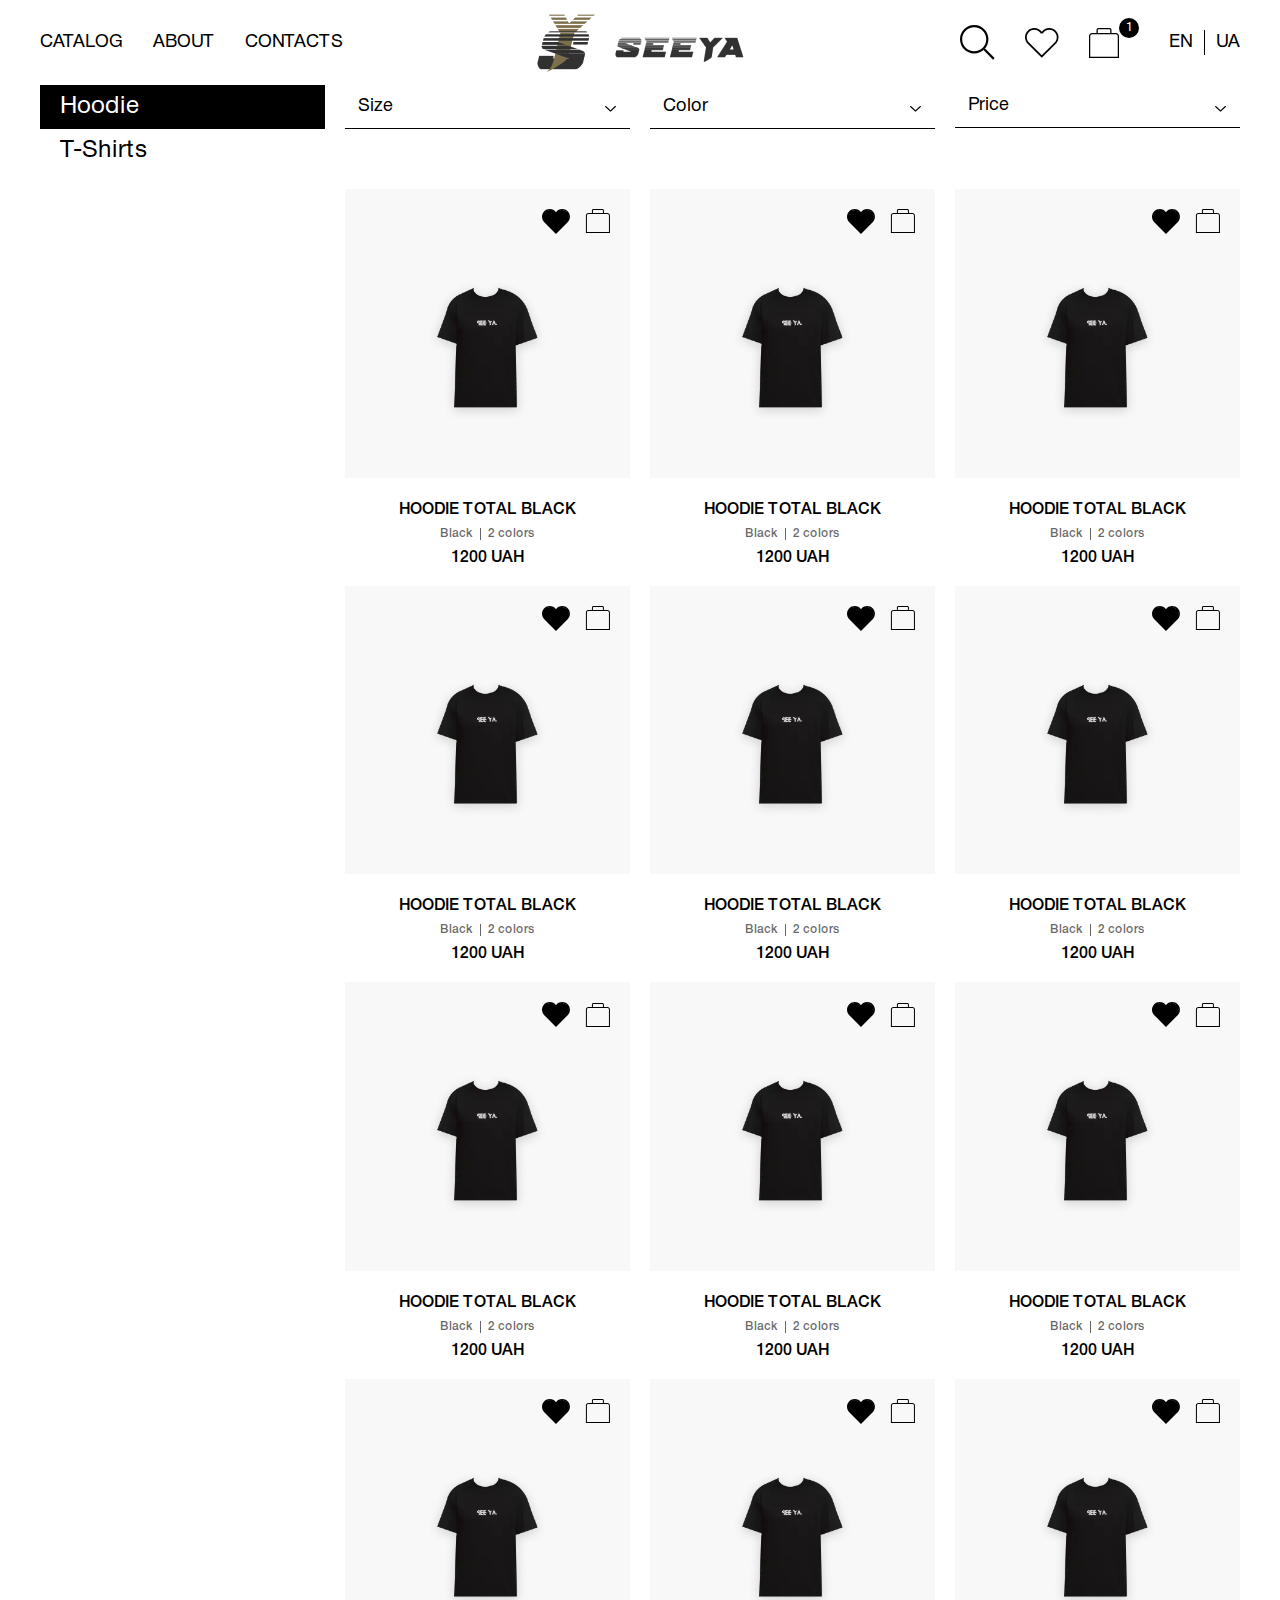
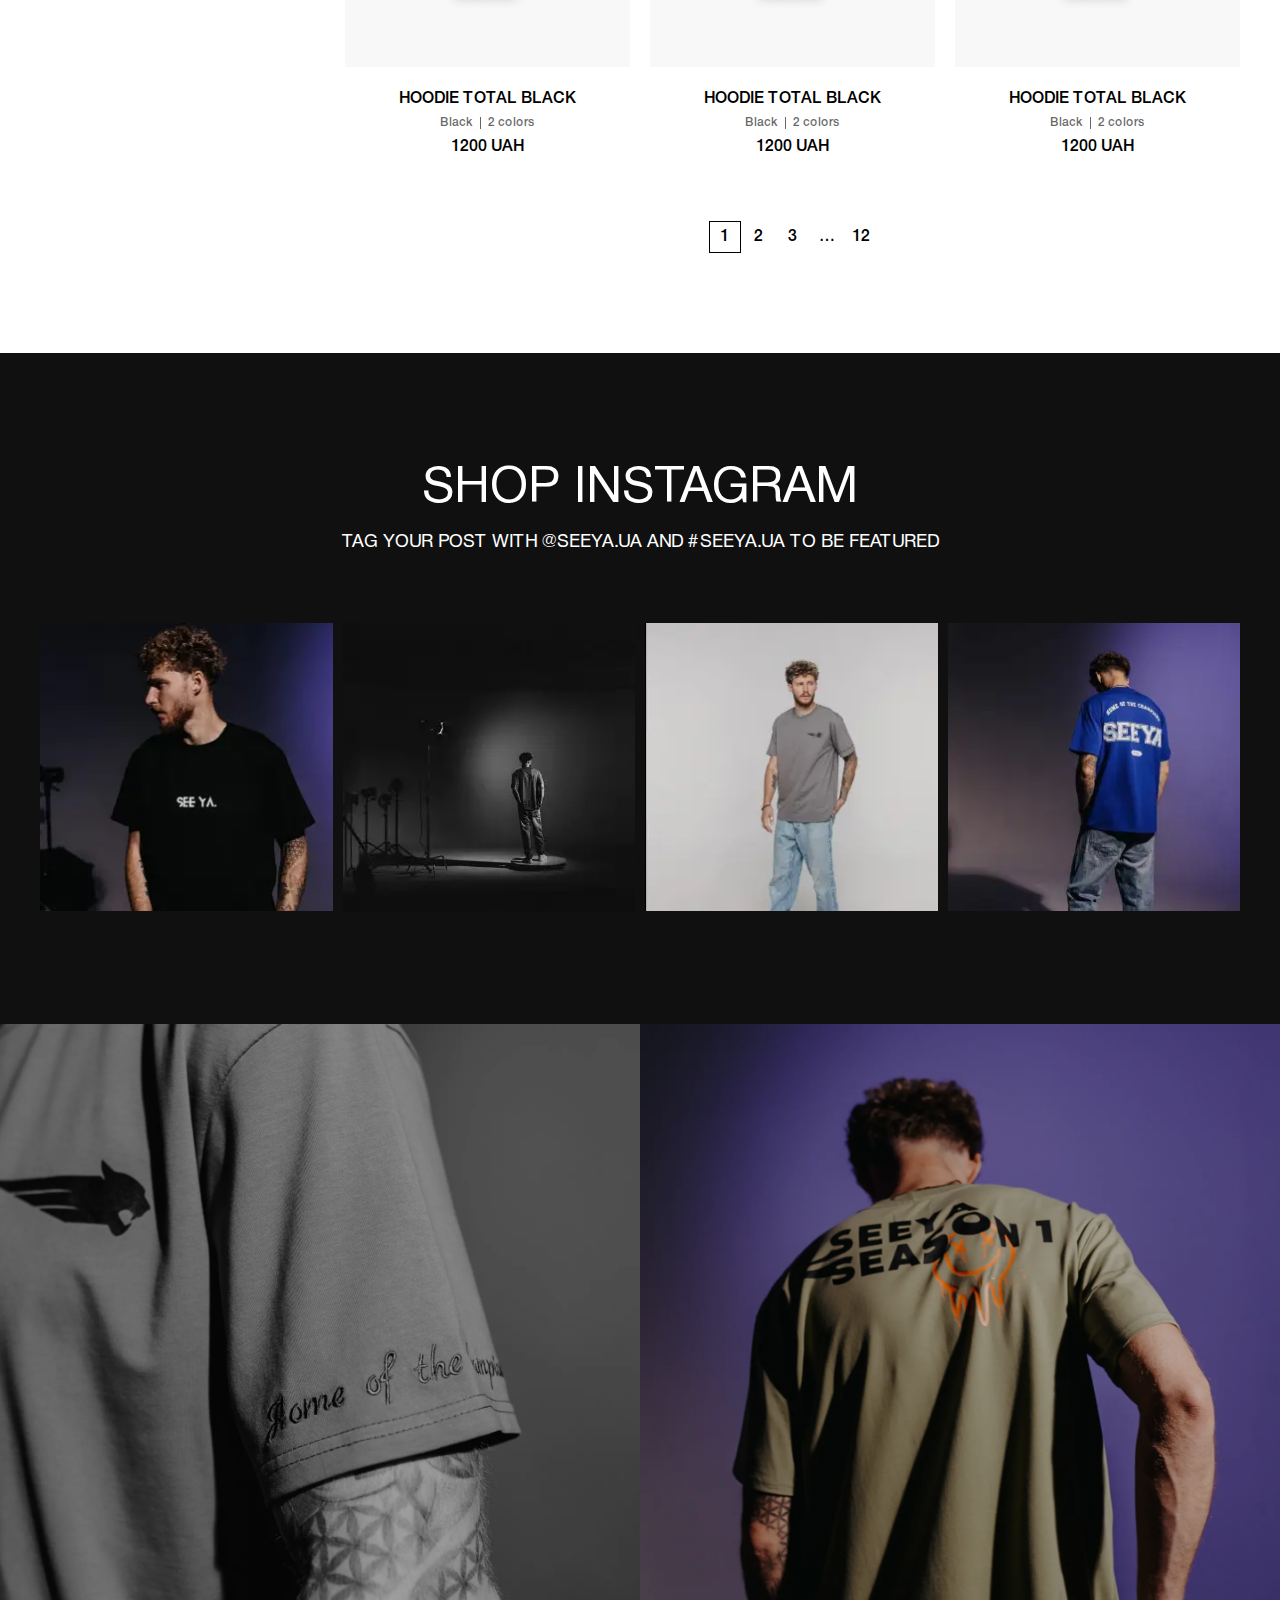
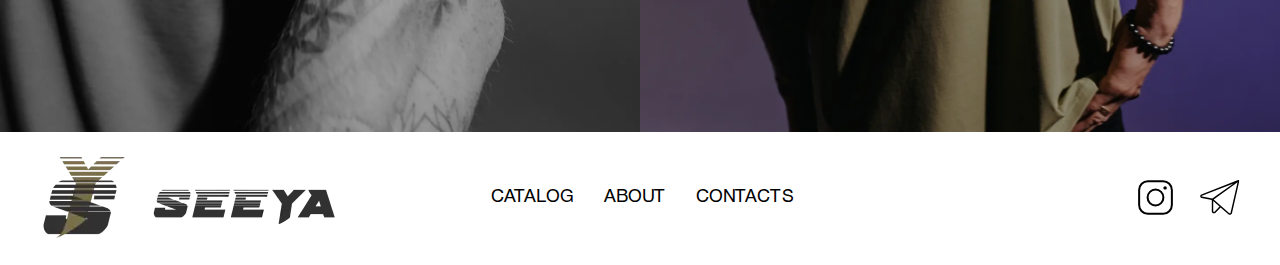
<file: catalog.html>
<!DOCTYPE html>
<html lang="en">

<head>
  <title>Catalog</title>
  <meta charset="UTF-8">
  <meta name="format-detection" content="telephone=no">
  <link rel="stylesheet" href="css/style.min.css?_v=20230922150041">
  <link rel="shortcut icon" href="img/favicon.png">
  <meta name="robots" content="noindex, nofollow">
  <meta name="viewport" content="width=device-width, initial-scale=1.0">
</head>

<body>

  <div class="wrapper">
    <header class="header">
      <div class="header__container">
        <div class="header__menu menu">
          <button class="menu__icon icon-menu" aria-label="Open menu">
            <span></span>
          </button>
          <button class="menu__search">
            Open search
            <svg width="35" height="35" viewBox="0 0 35 35" fill="none" xmlns="http://www.w3.org/2000/svg">
              <g>
                <path d="M14.2188 28.4375C6.34375 28.4375 0 22.0938 0 14.2188C0 6.34375 6.34375 0 14.2188 0C22.0938 0 28.4375 6.34375 28.4375 14.2188C28.4375 22.0938 22.0938 28.4375 14.2188 28.4375ZM14.2188 2.1875C7.54688 2.1875 2.1875 7.54688 2.1875 14.2188C2.1875 20.8906 7.54688 26.25 14.2188 26.25C20.8906 26.25 26.25 20.8906 26.25 14.2188C26.25 7.54688 20.8906 2.1875 14.2188 2.1875Z" />
                <path d="M24.8084 23.2608L34.6303 33.0827L33.0837 34.6292L23.2619 24.8074L24.8084 23.2608Z" />
              </g>
            </svg>
          </button>
          <nav class="menu__body">
            <ul class="menu__list">
              <li class="menu__item">
                <a class="menu__link" href="catalog.html">CATALOG</a>
              </li>
              <li class="menu__item">
                <a class="menu__link" href="about.html">ABOUT</a>
              </li>
              <li class="menu__item">
                <a class="menu__link" href="contacts.html">CONTACTS</a>
              </li>
            </ul>
          </nav>
        </div>
        <a class="header__logo" href="index.html">
          <img class="header__img header__img_pc" srcset="img/logo@2x.png 2x" src="img/logo.png" width="210" height="68" alt="seeya logotype">
          <img class="header__img header__img_mob" srcset="img/logo-mob@2x.png 2x" src="img/logo-mob.png" width="210" height="68" alt="seeya logotype">
        </a>
        <ul class="header__actions actions-header">
          <div class="search">
            <form class="search__form" action="#">
              <input class="search__input input" autocomplete="no" type="text" name="seach" placeholder="SEARCH">
              <button class="search__btn">
                Search
                <svg width="35" height="35" viewBox="0 0 35 35" fill="none" xmlns="http://www.w3.org/2000/svg">
                  <path d="M14.2188 28.4375C6.34375 28.4375 0 22.0938 0 14.2188C0 6.34375 6.34375 0 14.2188 0C22.0938 0 28.4375 6.34375 28.4375 14.2188C28.4375 22.0938 22.0938 28.4375 14.2188 28.4375ZM14.2188 2.1875C7.54688 2.1875 2.1875 7.54688 2.1875 14.2188C2.1875 20.8906 7.54688 26.25 14.2188 26.25C20.8906 26.25 26.25 20.8906 26.25 14.2188C26.25 7.54688 20.8906 2.1875 14.2188 2.1875Z" fill="black" />
                  <path d="M24.8084 23.2608L34.6303 33.0827L33.0837 34.6292L23.2618 24.8074L24.8084 23.2608Z" fill="black" />
                </svg>
              </button>
            </form>
          </div>
          <li class="actions-header__item actions-header__item_search">
            <button class="actions-header__search">
              Open search
              <svg width="35" height="35" viewBox="0 0 35 35" fill="none" xmlns="http://www.w3.org/2000/svg">
                <g>
                  <path d="M14.2188 28.4375C6.34375 28.4375 0 22.0938 0 14.2188C0 6.34375 6.34375 0 14.2188 0C22.0938 0 28.4375 6.34375 28.4375 14.2188C28.4375 22.0938 22.0938 28.4375 14.2188 28.4375ZM14.2188 2.1875C7.54688 2.1875 2.1875 7.54688 2.1875 14.2188C2.1875 20.8906 7.54688 26.25 14.2188 26.25C20.8906 26.25 26.25 20.8906 26.25 14.2188C26.25 7.54688 20.8906 2.1875 14.2188 2.1875Z" />
                  <path d="M24.8084 23.2608L34.6303 33.0827L33.0837 34.6292L23.2619 24.8074L24.8084 23.2608Z" />
                </g>
              </svg>
            </button>
          </li>
          <li class="actions-header__item actions-header__item_favorite">
            <a class="actions-header__favorite" href="">
              To favorite
              <svg width="34" height="30" viewBox="0 0 34 30" fill="none" xmlns="http://www.w3.org/2000/svg">
                <path d="M3.95294 14.5588C3.25439 13.8663 2.70104 13.0414 2.3253 12.1323C1.94955 11.2233 1.75897 10.2484 1.7647 9.26473C1.7647 7.27561 2.55488 5.36796 3.9614 3.96144C5.36792 2.55492 7.27557 1.76474 9.26469 1.76474C12.0529 1.76474 14.4882 3.28239 15.7765 5.54121H17.7529C18.408 4.39261 19.3556 3.43806 20.4994 2.7747C21.6433 2.11135 22.9424 1.76287 24.2647 1.76474C26.2538 1.76474 28.1614 2.55492 29.568 3.96144C30.9745 5.36796 31.7647 7.27561 31.7647 9.26473C31.7647 11.3294 30.8823 13.2353 29.5764 14.5588L16.7647 27.3529L3.95294 14.5588ZM30.8117 15.8118C32.4882 14.1177 33.5294 11.8236 33.5294 9.26473C33.5294 6.80758 32.5533 4.45107 30.8158 2.7136C29.0783 0.976135 26.7218 3.67937e-05 24.2647 3.67937e-05C21.1764 3.67937e-05 18.4412 1.50003 16.7647 3.82944C15.9092 2.6407 14.7825 1.67317 13.4781 1.00717C12.1737 0.341161 10.7293 -0.00410306 9.26469 3.67937e-05C6.80754 3.67937e-05 4.45103 0.976135 2.71357 2.7136C0.976099 4.45107 0 6.80758 0 9.26473C0 11.8236 1.04118 14.1177 2.71764 15.8118L16.7647 29.8588L30.8117 15.8118Z" />
              </svg>

            </a>
          </li>
          <li class="actions-header__item actions-header__item_cart">
            <a class="actions-header__cart" href="cart.html">
              To cart
              <svg width="30" height="30" viewBox="0 0 30 30" fill="none" xmlns="http://www.w3.org/2000/svg">
                <path d="M26.875 5H22.5V1.875C22.5 0.8375 21.6625 0 20.625 0H9.375C8.3375 0 7.5 0.8375 7.5 1.875V5H3.125C1.4 5 0 6.4 0 8.125V30H30V8.125C30 6.4 28.6 5 26.875 5ZM8.75 1.875C8.75 1.525 9.025 1.25 9.375 1.25H20.625C20.975 1.25 21.25 1.525 21.25 1.875V5H8.75V1.875ZM28.75 28.75H1.25V8.125C1.25 7.0875 2.0875 6.25 3.125 6.25H26.875C27.9125 6.25 28.75 7.0875 28.75 8.125V28.75Z" />
              </svg>
            </a>
            <span class="actions-header__quantity">1</span>
          </li>

        </ul>
        <ul class="header__langs langs-header" data-da=".menu__body, 991">
          <li class="langs-header__item">
            <a class="langs-header__link" href="index.html">EN</a>
          </li>
          <li class="langs-header__item">
            <a class="langs-header__link" href="index-ua.html">UA</a>
          </li>
        </ul>
      </div>
    </header>
    <main class="page">
      <div class="catalog">
        <div class="catalog__container">
          <ul class="catalog__left left-catalog">
            <li class="left-catalog__item">
              <a class="left-catalog__link left-catalog__link_active" href="">Hoodie</a>
            </li>
            <li class="left-catalog__item">
              <a class="left-catalog__link" href="">T-Shirts</a>
            </li>
          </ul>
          <div class="catalog__main main-catalog">
            <div class="main-catalog__top top-catalog">
              <select class="select-catalog" name="filter-size">
                <option value="size" selected>Size</option>
                <option value="xs">XS</option>
                <option value="s">S</option>
                <option value="m">M</option>
                <option value="l">L</option>
                <option value="xl">XL</option>
              </select>
              <select class="select-catalog" name="filter-color">
                <option value="color" selected>Color</option>
                <option value="black">Black</option>
                <option value="grey">Grey</option>
                <option value="green">Green</option>
                <option value="white">White</option>
                <option value="blue">Blue</option>
              </select>
              <div class="top-catalog__price price-catalog">
                <button class="price-catalog__btn">Price</button>
                <div class="price-catalog__body" hidden>
                  <div class="price-catalog__row">
                    <div class="price-catalog__line">
                      <input class="price-catalog__input price-catalog__input_from" autocomplete="no" type="text" name="price_from">
                    </div>
                    <div class="price-catalog__line">
                      <input class="price-catalog__input price-catalog__input_to" autocomplete="no" type="text" name="price_to">
                    </div>
                  </div>
                  <div class="price-catalog__slider" data-from="500" data-to="5000" data-min="0" data-max="10000"></div>
                </div>
              </div>
            </div>
            <ul class="main-catalog__columns">
              <li class="main-catalog__column product">
                <div class="product__main">
                  <ul class="product__list">
                    <li class="product__item product__item_favorite">
                      <button class="product__btn product__btn_active product__btn_favorite">
                        <svg width="28" height="25" viewBox="0 0 28 25" fill="none" xmlns="http://www.w3.org/2000/svg">
                          <g>
                            <path d="M3.29411 12.1324C2.71199 11.5553 2.25087 10.8678 1.93775 10.1103C1.62463 9.35271 1.46581 8.5403 1.47059 7.72061C1.47059 6.06301 2.12907 4.4733 3.30117 3.3012C4.47327 2.1291 6.06298 1.47062 7.72058 1.47062C10.0441 1.47062 12.0735 2.73532 13.147 4.61767H14.7941C15.34 3.66051 16.1297 2.86505 17.0829 2.31225C18.0361 1.75946 19.1187 1.46906 20.2206 1.47062C21.8782 1.47062 23.4679 2.1291 24.64 3.3012C25.8121 4.4733 26.4706 6.06301 26.4706 7.72061C26.4706 9.44119 25.7353 11.0294 24.647 12.1324L13.9706 22.7941L3.29411 12.1324ZM25.6764 13.1765C27.0735 11.7647 27.9411 9.85296 27.9411 7.72061C27.9411 5.67298 27.1277 3.70922 25.6798 2.26134C24.2319 0.813446 22.2682 3.06614e-05 20.2206 3.06614e-05C17.647 3.06614e-05 15.3676 1.25003 13.9706 3.1912C13.2577 2.20059 12.3187 1.39431 11.2317 0.839304C10.1448 0.284301 8.94106 -0.00341921 7.72058 3.06614e-05C5.67295 3.06614e-05 3.70919 0.813446 2.26131 2.26134C0.813416 3.70922 0 5.67298 0 7.72061C0 9.85296 0.867646 11.7647 2.2647 13.1765L13.9706 24.8824L25.6764 13.1765Z" fill="black" />
                            <path class="hover" d="M1 5L4.5 1.5L9.5 1L14 4L17 1.5L20 1L22 1.5L26.5 4L27 10.5L14 24L1 10.5V5Z" />
                          </g>
                        </svg>
                      </button>
                    </li>
                    <li class="product__item product__item_card">
                      <button class="product__btn product__btn_card">
                        <svg width="26" height="25" viewBox="0 0 26 25" fill="none" xmlns="http://www.w3.org/2000/svg">
                          <g>
                            <path d="M23.337 4.16667H19.6912V1.5625C19.6912 0.697917 18.9932 0 18.1287 0H8.75366C7.88908 0 7.19116 0.697917 7.19116 1.5625V4.16667H3.54533C2.10783 4.16667 0.941162 5.33333 0.941162 6.77083V25H25.9412V6.77083C25.9412 5.33333 24.7745 4.16667 23.337 4.16667ZM8.23283 1.5625C8.23283 1.27083 8.462 1.04167 8.75366 1.04167H18.1287C18.4203 1.04167 18.6495 1.27083 18.6495 1.5625V4.16667H8.23283V1.5625ZM24.8995 23.9583H1.98283V6.77083C1.98283 5.90625 2.68075 5.20833 3.54533 5.20833H23.337C24.2016 5.20833 24.8995 5.90625 24.8995 6.77083V23.9583Z" fill="black" />
                            <path class="hover" d="M1 7C1 5.89543 1.89543 5 3 5H23C24.1046 5 25 5.89543 25 7V24H1V7Z" />
                          </g>
                        </svg>

                      </button>
                    </li>
                  </ul>
                  <picture>
                    <source srcset="img/products/01.webp, img/products/01@2x.webp 2x" type="image/webp">
                    <img srcset="img/products/01@2x.png 2x" src="img/products/01.png" width="173" height="198" alt="">
                  </picture>
                </div>
                <div class="product__bottom">
                  <a class="product__label" href="">HOODIE TOTAL BLACK</a>
                  <ul class="product__descr descr-product">
                    <li class="descr-product__item">Black</li>
                    <li class="descr-product__item">2 colors</li>
                  </ul>
                  <div class="product__price uah">1200</div>
                </div>
              </li>
              <li class="main-catalog__column product">
                <div class="product__main">
                  <ul class="product__list">
                    <li class="product__item product__item_favorite">
                      <button class="product__btn product__btn_active product__btn_favorite">
                        <svg width="28" height="25" viewBox="0 0 28 25" fill="none" xmlns="http://www.w3.org/2000/svg">
                          <g>
                            <path d="M3.29411 12.1324C2.71199 11.5553 2.25087 10.8678 1.93775 10.1103C1.62463 9.35271 1.46581 8.5403 1.47059 7.72061C1.47059 6.06301 2.12907 4.4733 3.30117 3.3012C4.47327 2.1291 6.06298 1.47062 7.72058 1.47062C10.0441 1.47062 12.0735 2.73532 13.147 4.61767H14.7941C15.34 3.66051 16.1297 2.86505 17.0829 2.31225C18.0361 1.75946 19.1187 1.46906 20.2206 1.47062C21.8782 1.47062 23.4679 2.1291 24.64 3.3012C25.8121 4.4733 26.4706 6.06301 26.4706 7.72061C26.4706 9.44119 25.7353 11.0294 24.647 12.1324L13.9706 22.7941L3.29411 12.1324ZM25.6764 13.1765C27.0735 11.7647 27.9411 9.85296 27.9411 7.72061C27.9411 5.67298 27.1277 3.70922 25.6798 2.26134C24.2319 0.813446 22.2682 3.06614e-05 20.2206 3.06614e-05C17.647 3.06614e-05 15.3676 1.25003 13.9706 3.1912C13.2577 2.20059 12.3187 1.39431 11.2317 0.839304C10.1448 0.284301 8.94106 -0.00341921 7.72058 3.06614e-05C5.67295 3.06614e-05 3.70919 0.813446 2.26131 2.26134C0.813416 3.70922 0 5.67298 0 7.72061C0 9.85296 0.867646 11.7647 2.2647 13.1765L13.9706 24.8824L25.6764 13.1765Z" fill="black" />
                            <path class="hover" d="M1 5L4.5 1.5L9.5 1L14 4L17 1.5L20 1L22 1.5L26.5 4L27 10.5L14 24L1 10.5V5Z" />
                          </g>
                        </svg>
                      </button>
                    </li>
                    <li class="product__item product__item_card">
                      <button class="product__btn product__btn_card">
                        <svg width="26" height="25" viewBox="0 0 26 25" fill="none" xmlns="http://www.w3.org/2000/svg">
                          <g>
                            <path d="M23.337 4.16667H19.6912V1.5625C19.6912 0.697917 18.9932 0 18.1287 0H8.75366C7.88908 0 7.19116 0.697917 7.19116 1.5625V4.16667H3.54533C2.10783 4.16667 0.941162 5.33333 0.941162 6.77083V25H25.9412V6.77083C25.9412 5.33333 24.7745 4.16667 23.337 4.16667ZM8.23283 1.5625C8.23283 1.27083 8.462 1.04167 8.75366 1.04167H18.1287C18.4203 1.04167 18.6495 1.27083 18.6495 1.5625V4.16667H8.23283V1.5625ZM24.8995 23.9583H1.98283V6.77083C1.98283 5.90625 2.68075 5.20833 3.54533 5.20833H23.337C24.2016 5.20833 24.8995 5.90625 24.8995 6.77083V23.9583Z" fill="black" />
                            <path class="hover" d="M1 7C1 5.89543 1.89543 5 3 5H23C24.1046 5 25 5.89543 25 7V24H1V7Z" />
                          </g>
                        </svg>

                      </button>
                    </li>
                  </ul>
                  <picture>
                    <source srcset="img/products/01.webp, img/products/01@2x.webp 2x" type="image/webp">
                    <img srcset="img/products/01@2x.png 2x" src="img/products/01.png" width="173" height="198" alt="">
                  </picture>
                </div>
                <div class="product__bottom">
                  <a class="product__label" href="">HOODIE TOTAL BLACK</a>
                  <ul class="product__descr descr-product">
                    <li class="descr-product__item">Black</li>
                    <li class="descr-product__item">2 colors</li>
                  </ul>
                  <div class="product__price uah">1200</div>
                </div>
              </li>
              <li class="main-catalog__column product">
                <div class="product__main">
                  <ul class="product__list">
                    <li class="product__item product__item_favorite">
                      <button class="product__btn product__btn_active product__btn_favorite">
                        <svg width="28" height="25" viewBox="0 0 28 25" fill="none" xmlns="http://www.w3.org/2000/svg">
                          <g>
                            <path d="M3.29411 12.1324C2.71199 11.5553 2.25087 10.8678 1.93775 10.1103C1.62463 9.35271 1.46581 8.5403 1.47059 7.72061C1.47059 6.06301 2.12907 4.4733 3.30117 3.3012C4.47327 2.1291 6.06298 1.47062 7.72058 1.47062C10.0441 1.47062 12.0735 2.73532 13.147 4.61767H14.7941C15.34 3.66051 16.1297 2.86505 17.0829 2.31225C18.0361 1.75946 19.1187 1.46906 20.2206 1.47062C21.8782 1.47062 23.4679 2.1291 24.64 3.3012C25.8121 4.4733 26.4706 6.06301 26.4706 7.72061C26.4706 9.44119 25.7353 11.0294 24.647 12.1324L13.9706 22.7941L3.29411 12.1324ZM25.6764 13.1765C27.0735 11.7647 27.9411 9.85296 27.9411 7.72061C27.9411 5.67298 27.1277 3.70922 25.6798 2.26134C24.2319 0.813446 22.2682 3.06614e-05 20.2206 3.06614e-05C17.647 3.06614e-05 15.3676 1.25003 13.9706 3.1912C13.2577 2.20059 12.3187 1.39431 11.2317 0.839304C10.1448 0.284301 8.94106 -0.00341921 7.72058 3.06614e-05C5.67295 3.06614e-05 3.70919 0.813446 2.26131 2.26134C0.813416 3.70922 0 5.67298 0 7.72061C0 9.85296 0.867646 11.7647 2.2647 13.1765L13.9706 24.8824L25.6764 13.1765Z" fill="black" />
                            <path class="hover" d="M1 5L4.5 1.5L9.5 1L14 4L17 1.5L20 1L22 1.5L26.5 4L27 10.5L14 24L1 10.5V5Z" />
                          </g>
                        </svg>
                      </button>
                    </li>
                    <li class="product__item product__item_card">
                      <button class="product__btn product__btn_card">
                        <svg width="26" height="25" viewBox="0 0 26 25" fill="none" xmlns="http://www.w3.org/2000/svg">
                          <g>
                            <path d="M23.337 4.16667H19.6912V1.5625C19.6912 0.697917 18.9932 0 18.1287 0H8.75366C7.88908 0 7.19116 0.697917 7.19116 1.5625V4.16667H3.54533C2.10783 4.16667 0.941162 5.33333 0.941162 6.77083V25H25.9412V6.77083C25.9412 5.33333 24.7745 4.16667 23.337 4.16667ZM8.23283 1.5625C8.23283 1.27083 8.462 1.04167 8.75366 1.04167H18.1287C18.4203 1.04167 18.6495 1.27083 18.6495 1.5625V4.16667H8.23283V1.5625ZM24.8995 23.9583H1.98283V6.77083C1.98283 5.90625 2.68075 5.20833 3.54533 5.20833H23.337C24.2016 5.20833 24.8995 5.90625 24.8995 6.77083V23.9583Z" fill="black" />
                            <path class="hover" d="M1 7C1 5.89543 1.89543 5 3 5H23C24.1046 5 25 5.89543 25 7V24H1V7Z" />
                          </g>
                        </svg>

                      </button>
                    </li>
                  </ul>
                  <picture>
                    <source srcset="img/products/01.webp, img/products/01@2x.webp 2x" type="image/webp">
                    <img srcset="img/products/01@2x.png 2x" src="img/products/01.png" width="173" height="198" alt="">
                  </picture>
                </div>
                <div class="product__bottom">
                  <a class="product__label" href="">HOODIE TOTAL BLACK</a>
                  <ul class="product__descr descr-product">
                    <li class="descr-product__item">Black</li>
                    <li class="descr-product__item">2 colors</li>
                  </ul>
                  <div class="product__price uah">1200</div>
                </div>
              </li>
              <li class="main-catalog__column product">
                <div class="product__main">
                  <ul class="product__list">
                    <li class="product__item product__item_favorite">
                      <button class="product__btn product__btn_active product__btn_favorite">
                        <svg width="28" height="25" viewBox="0 0 28 25" fill="none" xmlns="http://www.w3.org/2000/svg">
                          <g>
                            <path d="M3.29411 12.1324C2.71199 11.5553 2.25087 10.8678 1.93775 10.1103C1.62463 9.35271 1.46581 8.5403 1.47059 7.72061C1.47059 6.06301 2.12907 4.4733 3.30117 3.3012C4.47327 2.1291 6.06298 1.47062 7.72058 1.47062C10.0441 1.47062 12.0735 2.73532 13.147 4.61767H14.7941C15.34 3.66051 16.1297 2.86505 17.0829 2.31225C18.0361 1.75946 19.1187 1.46906 20.2206 1.47062C21.8782 1.47062 23.4679 2.1291 24.64 3.3012C25.8121 4.4733 26.4706 6.06301 26.4706 7.72061C26.4706 9.44119 25.7353 11.0294 24.647 12.1324L13.9706 22.7941L3.29411 12.1324ZM25.6764 13.1765C27.0735 11.7647 27.9411 9.85296 27.9411 7.72061C27.9411 5.67298 27.1277 3.70922 25.6798 2.26134C24.2319 0.813446 22.2682 3.06614e-05 20.2206 3.06614e-05C17.647 3.06614e-05 15.3676 1.25003 13.9706 3.1912C13.2577 2.20059 12.3187 1.39431 11.2317 0.839304C10.1448 0.284301 8.94106 -0.00341921 7.72058 3.06614e-05C5.67295 3.06614e-05 3.70919 0.813446 2.26131 2.26134C0.813416 3.70922 0 5.67298 0 7.72061C0 9.85296 0.867646 11.7647 2.2647 13.1765L13.9706 24.8824L25.6764 13.1765Z" fill="black" />
                            <path class="hover" d="M1 5L4.5 1.5L9.5 1L14 4L17 1.5L20 1L22 1.5L26.5 4L27 10.5L14 24L1 10.5V5Z" />
                          </g>
                        </svg>
                      </button>
                    </li>
                    <li class="product__item product__item_card">
                      <button class="product__btn product__btn_card">
                        <svg width="26" height="25" viewBox="0 0 26 25" fill="none" xmlns="http://www.w3.org/2000/svg">
                          <g>
                            <path d="M23.337 4.16667H19.6912V1.5625C19.6912 0.697917 18.9932 0 18.1287 0H8.75366C7.88908 0 7.19116 0.697917 7.19116 1.5625V4.16667H3.54533C2.10783 4.16667 0.941162 5.33333 0.941162 6.77083V25H25.9412V6.77083C25.9412 5.33333 24.7745 4.16667 23.337 4.16667ZM8.23283 1.5625C8.23283 1.27083 8.462 1.04167 8.75366 1.04167H18.1287C18.4203 1.04167 18.6495 1.27083 18.6495 1.5625V4.16667H8.23283V1.5625ZM24.8995 23.9583H1.98283V6.77083C1.98283 5.90625 2.68075 5.20833 3.54533 5.20833H23.337C24.2016 5.20833 24.8995 5.90625 24.8995 6.77083V23.9583Z" fill="black" />
                            <path class="hover" d="M1 7C1 5.89543 1.89543 5 3 5H23C24.1046 5 25 5.89543 25 7V24H1V7Z" />
                          </g>
                        </svg>

                      </button>
                    </li>
                  </ul>
                  <picture>
                    <source srcset="img/products/01.webp, img/products/01@2x.webp 2x" type="image/webp">
                    <img srcset="img/products/01@2x.png 2x" src="img/products/01.png" width="173" height="198" alt="">
                  </picture>
                </div>
                <div class="product__bottom">
                  <a class="product__label" href="">HOODIE TOTAL BLACK</a>
                  <ul class="product__descr descr-product">
                    <li class="descr-product__item">Black</li>
                    <li class="descr-product__item">2 colors</li>
                  </ul>
                  <div class="product__price uah">1200</div>
                </div>
              </li>
              <li class="main-catalog__column product">
                <div class="product__main">
                  <ul class="product__list">
                    <li class="product__item product__item_favorite">
                      <button class="product__btn product__btn_active product__btn_favorite">
                        <svg width="28" height="25" viewBox="0 0 28 25" fill="none" xmlns="http://www.w3.org/2000/svg">
                          <g>
                            <path d="M3.29411 12.1324C2.71199 11.5553 2.25087 10.8678 1.93775 10.1103C1.62463 9.35271 1.46581 8.5403 1.47059 7.72061C1.47059 6.06301 2.12907 4.4733 3.30117 3.3012C4.47327 2.1291 6.06298 1.47062 7.72058 1.47062C10.0441 1.47062 12.0735 2.73532 13.147 4.61767H14.7941C15.34 3.66051 16.1297 2.86505 17.0829 2.31225C18.0361 1.75946 19.1187 1.46906 20.2206 1.47062C21.8782 1.47062 23.4679 2.1291 24.64 3.3012C25.8121 4.4733 26.4706 6.06301 26.4706 7.72061C26.4706 9.44119 25.7353 11.0294 24.647 12.1324L13.9706 22.7941L3.29411 12.1324ZM25.6764 13.1765C27.0735 11.7647 27.9411 9.85296 27.9411 7.72061C27.9411 5.67298 27.1277 3.70922 25.6798 2.26134C24.2319 0.813446 22.2682 3.06614e-05 20.2206 3.06614e-05C17.647 3.06614e-05 15.3676 1.25003 13.9706 3.1912C13.2577 2.20059 12.3187 1.39431 11.2317 0.839304C10.1448 0.284301 8.94106 -0.00341921 7.72058 3.06614e-05C5.67295 3.06614e-05 3.70919 0.813446 2.26131 2.26134C0.813416 3.70922 0 5.67298 0 7.72061C0 9.85296 0.867646 11.7647 2.2647 13.1765L13.9706 24.8824L25.6764 13.1765Z" fill="black" />
                            <path class="hover" d="M1 5L4.5 1.5L9.5 1L14 4L17 1.5L20 1L22 1.5L26.5 4L27 10.5L14 24L1 10.5V5Z" />
                          </g>
                        </svg>
                      </button>
                    </li>
                    <li class="product__item product__item_card">
                      <button class="product__btn product__btn_card">
                        <svg width="26" height="25" viewBox="0 0 26 25" fill="none" xmlns="http://www.w3.org/2000/svg">
                          <g>
                            <path d="M23.337 4.16667H19.6912V1.5625C19.6912 0.697917 18.9932 0 18.1287 0H8.75366C7.88908 0 7.19116 0.697917 7.19116 1.5625V4.16667H3.54533C2.10783 4.16667 0.941162 5.33333 0.941162 6.77083V25H25.9412V6.77083C25.9412 5.33333 24.7745 4.16667 23.337 4.16667ZM8.23283 1.5625C8.23283 1.27083 8.462 1.04167 8.75366 1.04167H18.1287C18.4203 1.04167 18.6495 1.27083 18.6495 1.5625V4.16667H8.23283V1.5625ZM24.8995 23.9583H1.98283V6.77083C1.98283 5.90625 2.68075 5.20833 3.54533 5.20833H23.337C24.2016 5.20833 24.8995 5.90625 24.8995 6.77083V23.9583Z" fill="black" />
                            <path class="hover" d="M1 7C1 5.89543 1.89543 5 3 5H23C24.1046 5 25 5.89543 25 7V24H1V7Z" />
                          </g>
                        </svg>

                      </button>
                    </li>
                  </ul>
                  <picture>
                    <source srcset="img/products/01.webp, img/products/01@2x.webp 2x" type="image/webp">
                    <img srcset="img/products/01@2x.png 2x" src="img/products/01.png" width="173" height="198" alt="">
                  </picture>
                </div>
                <div class="product__bottom">
                  <a class="product__label" href="">HOODIE TOTAL BLACK</a>
                  <ul class="product__descr descr-product">
                    <li class="descr-product__item">Black</li>
                    <li class="descr-product__item">2 colors</li>
                  </ul>
                  <div class="product__price uah">1200</div>
                </div>
              </li>
              <li class="main-catalog__column product">
                <div class="product__main">
                  <ul class="product__list">
                    <li class="product__item product__item_favorite">
                      <button class="product__btn product__btn_active product__btn_favorite">
                        <svg width="28" height="25" viewBox="0 0 28 25" fill="none" xmlns="http://www.w3.org/2000/svg">
                          <g>
                            <path d="M3.29411 12.1324C2.71199 11.5553 2.25087 10.8678 1.93775 10.1103C1.62463 9.35271 1.46581 8.5403 1.47059 7.72061C1.47059 6.06301 2.12907 4.4733 3.30117 3.3012C4.47327 2.1291 6.06298 1.47062 7.72058 1.47062C10.0441 1.47062 12.0735 2.73532 13.147 4.61767H14.7941C15.34 3.66051 16.1297 2.86505 17.0829 2.31225C18.0361 1.75946 19.1187 1.46906 20.2206 1.47062C21.8782 1.47062 23.4679 2.1291 24.64 3.3012C25.8121 4.4733 26.4706 6.06301 26.4706 7.72061C26.4706 9.44119 25.7353 11.0294 24.647 12.1324L13.9706 22.7941L3.29411 12.1324ZM25.6764 13.1765C27.0735 11.7647 27.9411 9.85296 27.9411 7.72061C27.9411 5.67298 27.1277 3.70922 25.6798 2.26134C24.2319 0.813446 22.2682 3.06614e-05 20.2206 3.06614e-05C17.647 3.06614e-05 15.3676 1.25003 13.9706 3.1912C13.2577 2.20059 12.3187 1.39431 11.2317 0.839304C10.1448 0.284301 8.94106 -0.00341921 7.72058 3.06614e-05C5.67295 3.06614e-05 3.70919 0.813446 2.26131 2.26134C0.813416 3.70922 0 5.67298 0 7.72061C0 9.85296 0.867646 11.7647 2.2647 13.1765L13.9706 24.8824L25.6764 13.1765Z" fill="black" />
                            <path class="hover" d="M1 5L4.5 1.5L9.5 1L14 4L17 1.5L20 1L22 1.5L26.5 4L27 10.5L14 24L1 10.5V5Z" />
                          </g>
                        </svg>
                      </button>
                    </li>
                    <li class="product__item product__item_card">
                      <button class="product__btn product__btn_card">
                        <svg width="26" height="25" viewBox="0 0 26 25" fill="none" xmlns="http://www.w3.org/2000/svg">
                          <g>
                            <path d="M23.337 4.16667H19.6912V1.5625C19.6912 0.697917 18.9932 0 18.1287 0H8.75366C7.88908 0 7.19116 0.697917 7.19116 1.5625V4.16667H3.54533C2.10783 4.16667 0.941162 5.33333 0.941162 6.77083V25H25.9412V6.77083C25.9412 5.33333 24.7745 4.16667 23.337 4.16667ZM8.23283 1.5625C8.23283 1.27083 8.462 1.04167 8.75366 1.04167H18.1287C18.4203 1.04167 18.6495 1.27083 18.6495 1.5625V4.16667H8.23283V1.5625ZM24.8995 23.9583H1.98283V6.77083C1.98283 5.90625 2.68075 5.20833 3.54533 5.20833H23.337C24.2016 5.20833 24.8995 5.90625 24.8995 6.77083V23.9583Z" fill="black" />
                            <path class="hover" d="M1 7C1 5.89543 1.89543 5 3 5H23C24.1046 5 25 5.89543 25 7V24H1V7Z" />
                          </g>
                        </svg>

                      </button>
                    </li>
                  </ul>
                  <picture>
                    <source srcset="img/products/01.webp, img/products/01@2x.webp 2x" type="image/webp">
                    <img srcset="img/products/01@2x.png 2x" src="img/products/01.png" width="173" height="198" alt="">
                  </picture>
                </div>
                <div class="product__bottom">
                  <a class="product__label" href="">HOODIE TOTAL BLACK</a>
                  <ul class="product__descr descr-product">
                    <li class="descr-product__item">Black</li>
                    <li class="descr-product__item">2 colors</li>
                  </ul>
                  <div class="product__price uah">1200</div>
                </div>
              </li>
              <li class="main-catalog__column product">
                <div class="product__main">
                  <ul class="product__list">
                    <li class="product__item product__item_favorite">
                      <button class="product__btn product__btn_active product__btn_favorite">
                        <svg width="28" height="25" viewBox="0 0 28 25" fill="none" xmlns="http://www.w3.org/2000/svg">
                          <g>
                            <path d="M3.29411 12.1324C2.71199 11.5553 2.25087 10.8678 1.93775 10.1103C1.62463 9.35271 1.46581 8.5403 1.47059 7.72061C1.47059 6.06301 2.12907 4.4733 3.30117 3.3012C4.47327 2.1291 6.06298 1.47062 7.72058 1.47062C10.0441 1.47062 12.0735 2.73532 13.147 4.61767H14.7941C15.34 3.66051 16.1297 2.86505 17.0829 2.31225C18.0361 1.75946 19.1187 1.46906 20.2206 1.47062C21.8782 1.47062 23.4679 2.1291 24.64 3.3012C25.8121 4.4733 26.4706 6.06301 26.4706 7.72061C26.4706 9.44119 25.7353 11.0294 24.647 12.1324L13.9706 22.7941L3.29411 12.1324ZM25.6764 13.1765C27.0735 11.7647 27.9411 9.85296 27.9411 7.72061C27.9411 5.67298 27.1277 3.70922 25.6798 2.26134C24.2319 0.813446 22.2682 3.06614e-05 20.2206 3.06614e-05C17.647 3.06614e-05 15.3676 1.25003 13.9706 3.1912C13.2577 2.20059 12.3187 1.39431 11.2317 0.839304C10.1448 0.284301 8.94106 -0.00341921 7.72058 3.06614e-05C5.67295 3.06614e-05 3.70919 0.813446 2.26131 2.26134C0.813416 3.70922 0 5.67298 0 7.72061C0 9.85296 0.867646 11.7647 2.2647 13.1765L13.9706 24.8824L25.6764 13.1765Z" fill="black" />
                            <path class="hover" d="M1 5L4.5 1.5L9.5 1L14 4L17 1.5L20 1L22 1.5L26.5 4L27 10.5L14 24L1 10.5V5Z" />
                          </g>
                        </svg>
                      </button>
                    </li>
                    <li class="product__item product__item_card">
                      <button class="product__btn product__btn_card">
                        <svg width="26" height="25" viewBox="0 0 26 25" fill="none" xmlns="http://www.w3.org/2000/svg">
                          <g>
                            <path d="M23.337 4.16667H19.6912V1.5625C19.6912 0.697917 18.9932 0 18.1287 0H8.75366C7.88908 0 7.19116 0.697917 7.19116 1.5625V4.16667H3.54533C2.10783 4.16667 0.941162 5.33333 0.941162 6.77083V25H25.9412V6.77083C25.9412 5.33333 24.7745 4.16667 23.337 4.16667ZM8.23283 1.5625C8.23283 1.27083 8.462 1.04167 8.75366 1.04167H18.1287C18.4203 1.04167 18.6495 1.27083 18.6495 1.5625V4.16667H8.23283V1.5625ZM24.8995 23.9583H1.98283V6.77083C1.98283 5.90625 2.68075 5.20833 3.54533 5.20833H23.337C24.2016 5.20833 24.8995 5.90625 24.8995 6.77083V23.9583Z" fill="black" />
                            <path class="hover" d="M1 7C1 5.89543 1.89543 5 3 5H23C24.1046 5 25 5.89543 25 7V24H1V7Z" />
                          </g>
                        </svg>

                      </button>
                    </li>
                  </ul>
                  <picture>
                    <source srcset="img/products/01.webp, img/products/01@2x.webp 2x" type="image/webp">
                    <img srcset="img/products/01@2x.png 2x" src="img/products/01.png" width="173" height="198" alt="">
                  </picture>
                </div>
                <div class="product__bottom">
                  <a class="product__label" href="">HOODIE TOTAL BLACK</a>
                  <ul class="product__descr descr-product">
                    <li class="descr-product__item">Black</li>
                    <li class="descr-product__item">2 colors</li>
                  </ul>
                  <div class="product__price uah">1200</div>
                </div>
              </li>
              <li class="main-catalog__column product">
                <div class="product__main">
                  <ul class="product__list">
                    <li class="product__item product__item_favorite">
                      <button class="product__btn product__btn_active product__btn_favorite">
                        <svg width="28" height="25" viewBox="0 0 28 25" fill="none" xmlns="http://www.w3.org/2000/svg">
                          <g>
                            <path d="M3.29411 12.1324C2.71199 11.5553 2.25087 10.8678 1.93775 10.1103C1.62463 9.35271 1.46581 8.5403 1.47059 7.72061C1.47059 6.06301 2.12907 4.4733 3.30117 3.3012C4.47327 2.1291 6.06298 1.47062 7.72058 1.47062C10.0441 1.47062 12.0735 2.73532 13.147 4.61767H14.7941C15.34 3.66051 16.1297 2.86505 17.0829 2.31225C18.0361 1.75946 19.1187 1.46906 20.2206 1.47062C21.8782 1.47062 23.4679 2.1291 24.64 3.3012C25.8121 4.4733 26.4706 6.06301 26.4706 7.72061C26.4706 9.44119 25.7353 11.0294 24.647 12.1324L13.9706 22.7941L3.29411 12.1324ZM25.6764 13.1765C27.0735 11.7647 27.9411 9.85296 27.9411 7.72061C27.9411 5.67298 27.1277 3.70922 25.6798 2.26134C24.2319 0.813446 22.2682 3.06614e-05 20.2206 3.06614e-05C17.647 3.06614e-05 15.3676 1.25003 13.9706 3.1912C13.2577 2.20059 12.3187 1.39431 11.2317 0.839304C10.1448 0.284301 8.94106 -0.00341921 7.72058 3.06614e-05C5.67295 3.06614e-05 3.70919 0.813446 2.26131 2.26134C0.813416 3.70922 0 5.67298 0 7.72061C0 9.85296 0.867646 11.7647 2.2647 13.1765L13.9706 24.8824L25.6764 13.1765Z" fill="black" />
                            <path class="hover" d="M1 5L4.5 1.5L9.5 1L14 4L17 1.5L20 1L22 1.5L26.5 4L27 10.5L14 24L1 10.5V5Z" />
                          </g>
                        </svg>
                      </button>
                    </li>
                    <li class="product__item product__item_card">
                      <button class="product__btn product__btn_card">
                        <svg width="26" height="25" viewBox="0 0 26 25" fill="none" xmlns="http://www.w3.org/2000/svg">
                          <g>
                            <path d="M23.337 4.16667H19.6912V1.5625C19.6912 0.697917 18.9932 0 18.1287 0H8.75366C7.88908 0 7.19116 0.697917 7.19116 1.5625V4.16667H3.54533C2.10783 4.16667 0.941162 5.33333 0.941162 6.77083V25H25.9412V6.77083C25.9412 5.33333 24.7745 4.16667 23.337 4.16667ZM8.23283 1.5625C8.23283 1.27083 8.462 1.04167 8.75366 1.04167H18.1287C18.4203 1.04167 18.6495 1.27083 18.6495 1.5625V4.16667H8.23283V1.5625ZM24.8995 23.9583H1.98283V6.77083C1.98283 5.90625 2.68075 5.20833 3.54533 5.20833H23.337C24.2016 5.20833 24.8995 5.90625 24.8995 6.77083V23.9583Z" fill="black" />
                            <path class="hover" d="M1 7C1 5.89543 1.89543 5 3 5H23C24.1046 5 25 5.89543 25 7V24H1V7Z" />
                          </g>
                        </svg>

                      </button>
                    </li>
                  </ul>
                  <picture>
                    <source srcset="img/products/01.webp, img/products/01@2x.webp 2x" type="image/webp">
                    <img srcset="img/products/01@2x.png 2x" src="img/products/01.png" width="173" height="198" alt="">
                  </picture>
                </div>
                <div class="product__bottom">
                  <a class="product__label" href="">HOODIE TOTAL BLACK</a>
                  <ul class="product__descr descr-product">
                    <li class="descr-product__item">Black</li>
                    <li class="descr-product__item">2 colors</li>
                  </ul>
                  <div class="product__price uah">1200</div>
                </div>
              </li>
              <li class="main-catalog__column product">
                <div class="product__main">
                  <ul class="product__list">
                    <li class="product__item product__item_favorite">
                      <button class="product__btn product__btn_active product__btn_favorite">
                        <svg width="28" height="25" viewBox="0 0 28 25" fill="none" xmlns="http://www.w3.org/2000/svg">
                          <g>
                            <path d="M3.29411 12.1324C2.71199 11.5553 2.25087 10.8678 1.93775 10.1103C1.62463 9.35271 1.46581 8.5403 1.47059 7.72061C1.47059 6.06301 2.12907 4.4733 3.30117 3.3012C4.47327 2.1291 6.06298 1.47062 7.72058 1.47062C10.0441 1.47062 12.0735 2.73532 13.147 4.61767H14.7941C15.34 3.66051 16.1297 2.86505 17.0829 2.31225C18.0361 1.75946 19.1187 1.46906 20.2206 1.47062C21.8782 1.47062 23.4679 2.1291 24.64 3.3012C25.8121 4.4733 26.4706 6.06301 26.4706 7.72061C26.4706 9.44119 25.7353 11.0294 24.647 12.1324L13.9706 22.7941L3.29411 12.1324ZM25.6764 13.1765C27.0735 11.7647 27.9411 9.85296 27.9411 7.72061C27.9411 5.67298 27.1277 3.70922 25.6798 2.26134C24.2319 0.813446 22.2682 3.06614e-05 20.2206 3.06614e-05C17.647 3.06614e-05 15.3676 1.25003 13.9706 3.1912C13.2577 2.20059 12.3187 1.39431 11.2317 0.839304C10.1448 0.284301 8.94106 -0.00341921 7.72058 3.06614e-05C5.67295 3.06614e-05 3.70919 0.813446 2.26131 2.26134C0.813416 3.70922 0 5.67298 0 7.72061C0 9.85296 0.867646 11.7647 2.2647 13.1765L13.9706 24.8824L25.6764 13.1765Z" fill="black" />
                            <path class="hover" d="M1 5L4.5 1.5L9.5 1L14 4L17 1.5L20 1L22 1.5L26.5 4L27 10.5L14 24L1 10.5V5Z" />
                          </g>
                        </svg>
                      </button>
                    </li>
                    <li class="product__item product__item_card">
                      <button class="product__btn product__btn_card">
                        <svg width="26" height="25" viewBox="0 0 26 25" fill="none" xmlns="http://www.w3.org/2000/svg">
                          <g>
                            <path d="M23.337 4.16667H19.6912V1.5625C19.6912 0.697917 18.9932 0 18.1287 0H8.75366C7.88908 0 7.19116 0.697917 7.19116 1.5625V4.16667H3.54533C2.10783 4.16667 0.941162 5.33333 0.941162 6.77083V25H25.9412V6.77083C25.9412 5.33333 24.7745 4.16667 23.337 4.16667ZM8.23283 1.5625C8.23283 1.27083 8.462 1.04167 8.75366 1.04167H18.1287C18.4203 1.04167 18.6495 1.27083 18.6495 1.5625V4.16667H8.23283V1.5625ZM24.8995 23.9583H1.98283V6.77083C1.98283 5.90625 2.68075 5.20833 3.54533 5.20833H23.337C24.2016 5.20833 24.8995 5.90625 24.8995 6.77083V23.9583Z" fill="black" />
                            <path class="hover" d="M1 7C1 5.89543 1.89543 5 3 5H23C24.1046 5 25 5.89543 25 7V24H1V7Z" />
                          </g>
                        </svg>

                      </button>
                    </li>
                  </ul>
                  <picture>
                    <source srcset="img/products/01.webp, img/products/01@2x.webp 2x" type="image/webp">
                    <img srcset="img/products/01@2x.png 2x" src="img/products/01.png" width="173" height="198" alt="">
                  </picture>
                </div>
                <div class="product__bottom">
                  <a class="product__label" href="">HOODIE TOTAL BLACK</a>
                  <ul class="product__descr descr-product">
                    <li class="descr-product__item">Black</li>
                    <li class="descr-product__item">2 colors</li>
                  </ul>
                  <div class="product__price uah">1200</div>
                </div>
              </li>
              <li class="main-catalog__column product">
                <div class="product__main">
                  <ul class="product__list">
                    <li class="product__item product__item_favorite">
                      <button class="product__btn product__btn_active product__btn_favorite">
                        <svg width="28" height="25" viewBox="0 0 28 25" fill="none" xmlns="http://www.w3.org/2000/svg">
                          <g>
                            <path d="M3.29411 12.1324C2.71199 11.5553 2.25087 10.8678 1.93775 10.1103C1.62463 9.35271 1.46581 8.5403 1.47059 7.72061C1.47059 6.06301 2.12907 4.4733 3.30117 3.3012C4.47327 2.1291 6.06298 1.47062 7.72058 1.47062C10.0441 1.47062 12.0735 2.73532 13.147 4.61767H14.7941C15.34 3.66051 16.1297 2.86505 17.0829 2.31225C18.0361 1.75946 19.1187 1.46906 20.2206 1.47062C21.8782 1.47062 23.4679 2.1291 24.64 3.3012C25.8121 4.4733 26.4706 6.06301 26.4706 7.72061C26.4706 9.44119 25.7353 11.0294 24.647 12.1324L13.9706 22.7941L3.29411 12.1324ZM25.6764 13.1765C27.0735 11.7647 27.9411 9.85296 27.9411 7.72061C27.9411 5.67298 27.1277 3.70922 25.6798 2.26134C24.2319 0.813446 22.2682 3.06614e-05 20.2206 3.06614e-05C17.647 3.06614e-05 15.3676 1.25003 13.9706 3.1912C13.2577 2.20059 12.3187 1.39431 11.2317 0.839304C10.1448 0.284301 8.94106 -0.00341921 7.72058 3.06614e-05C5.67295 3.06614e-05 3.70919 0.813446 2.26131 2.26134C0.813416 3.70922 0 5.67298 0 7.72061C0 9.85296 0.867646 11.7647 2.2647 13.1765L13.9706 24.8824L25.6764 13.1765Z" fill="black" />
                            <path class="hover" d="M1 5L4.5 1.5L9.5 1L14 4L17 1.5L20 1L22 1.5L26.5 4L27 10.5L14 24L1 10.5V5Z" />
                          </g>
                        </svg>
                      </button>
                    </li>
                    <li class="product__item product__item_card">
                      <button class="product__btn product__btn_card">
                        <svg width="26" height="25" viewBox="0 0 26 25" fill="none" xmlns="http://www.w3.org/2000/svg">
                          <g>
                            <path d="M23.337 4.16667H19.6912V1.5625C19.6912 0.697917 18.9932 0 18.1287 0H8.75366C7.88908 0 7.19116 0.697917 7.19116 1.5625V4.16667H3.54533C2.10783 4.16667 0.941162 5.33333 0.941162 6.77083V25H25.9412V6.77083C25.9412 5.33333 24.7745 4.16667 23.337 4.16667ZM8.23283 1.5625C8.23283 1.27083 8.462 1.04167 8.75366 1.04167H18.1287C18.4203 1.04167 18.6495 1.27083 18.6495 1.5625V4.16667H8.23283V1.5625ZM24.8995 23.9583H1.98283V6.77083C1.98283 5.90625 2.68075 5.20833 3.54533 5.20833H23.337C24.2016 5.20833 24.8995 5.90625 24.8995 6.77083V23.9583Z" fill="black" />
                            <path class="hover" d="M1 7C1 5.89543 1.89543 5 3 5H23C24.1046 5 25 5.89543 25 7V24H1V7Z" />
                          </g>
                        </svg>

                      </button>
                    </li>
                  </ul>
                  <picture>
                    <source srcset="img/products/01.webp, img/products/01@2x.webp 2x" type="image/webp">
                    <img srcset="img/products/01@2x.png 2x" src="img/products/01.png" width="173" height="198" alt="">
                  </picture>
                </div>
                <div class="product__bottom">
                  <a class="product__label" href="">HOODIE TOTAL BLACK</a>
                  <ul class="product__descr descr-product">
                    <li class="descr-product__item">Black</li>
                    <li class="descr-product__item">2 colors</li>
                  </ul>
                  <div class="product__price uah">1200</div>
                </div>
              </li>
              <li class="main-catalog__column product">
                <div class="product__main">
                  <ul class="product__list">
                    <li class="product__item product__item_favorite">
                      <button class="product__btn product__btn_active product__btn_favorite">
                        <svg width="28" height="25" viewBox="0 0 28 25" fill="none" xmlns="http://www.w3.org/2000/svg">
                          <g>
                            <path d="M3.29411 12.1324C2.71199 11.5553 2.25087 10.8678 1.93775 10.1103C1.62463 9.35271 1.46581 8.5403 1.47059 7.72061C1.47059 6.06301 2.12907 4.4733 3.30117 3.3012C4.47327 2.1291 6.06298 1.47062 7.72058 1.47062C10.0441 1.47062 12.0735 2.73532 13.147 4.61767H14.7941C15.34 3.66051 16.1297 2.86505 17.0829 2.31225C18.0361 1.75946 19.1187 1.46906 20.2206 1.47062C21.8782 1.47062 23.4679 2.1291 24.64 3.3012C25.8121 4.4733 26.4706 6.06301 26.4706 7.72061C26.4706 9.44119 25.7353 11.0294 24.647 12.1324L13.9706 22.7941L3.29411 12.1324ZM25.6764 13.1765C27.0735 11.7647 27.9411 9.85296 27.9411 7.72061C27.9411 5.67298 27.1277 3.70922 25.6798 2.26134C24.2319 0.813446 22.2682 3.06614e-05 20.2206 3.06614e-05C17.647 3.06614e-05 15.3676 1.25003 13.9706 3.1912C13.2577 2.20059 12.3187 1.39431 11.2317 0.839304C10.1448 0.284301 8.94106 -0.00341921 7.72058 3.06614e-05C5.67295 3.06614e-05 3.70919 0.813446 2.26131 2.26134C0.813416 3.70922 0 5.67298 0 7.72061C0 9.85296 0.867646 11.7647 2.2647 13.1765L13.9706 24.8824L25.6764 13.1765Z" fill="black" />
                            <path class="hover" d="M1 5L4.5 1.5L9.5 1L14 4L17 1.5L20 1L22 1.5L26.5 4L27 10.5L14 24L1 10.5V5Z" />
                          </g>
                        </svg>
                      </button>
                    </li>
                    <li class="product__item product__item_card">
                      <button class="product__btn product__btn_card">
                        <svg width="26" height="25" viewBox="0 0 26 25" fill="none" xmlns="http://www.w3.org/2000/svg">
                          <g>
                            <path d="M23.337 4.16667H19.6912V1.5625C19.6912 0.697917 18.9932 0 18.1287 0H8.75366C7.88908 0 7.19116 0.697917 7.19116 1.5625V4.16667H3.54533C2.10783 4.16667 0.941162 5.33333 0.941162 6.77083V25H25.9412V6.77083C25.9412 5.33333 24.7745 4.16667 23.337 4.16667ZM8.23283 1.5625C8.23283 1.27083 8.462 1.04167 8.75366 1.04167H18.1287C18.4203 1.04167 18.6495 1.27083 18.6495 1.5625V4.16667H8.23283V1.5625ZM24.8995 23.9583H1.98283V6.77083C1.98283 5.90625 2.68075 5.20833 3.54533 5.20833H23.337C24.2016 5.20833 24.8995 5.90625 24.8995 6.77083V23.9583Z" fill="black" />
                            <path class="hover" d="M1 7C1 5.89543 1.89543 5 3 5H23C24.1046 5 25 5.89543 25 7V24H1V7Z" />
                          </g>
                        </svg>

                      </button>
                    </li>
                  </ul>
                  <picture>
                    <source srcset="img/products/01.webp, img/products/01@2x.webp 2x" type="image/webp">
                    <img srcset="img/products/01@2x.png 2x" src="img/products/01.png" width="173" height="198" alt="">
                  </picture>
                </div>
                <div class="product__bottom">
                  <a class="product__label" href="">HOODIE TOTAL BLACK</a>
                  <ul class="product__descr descr-product">
                    <li class="descr-product__item">Black</li>
                    <li class="descr-product__item">2 colors</li>
                  </ul>
                  <div class="product__price uah">1200</div>
                </div>
              </li>
              <li class="main-catalog__column product">
                <div class="product__main">
                  <ul class="product__list">
                    <li class="product__item product__item_favorite">
                      <button class="product__btn product__btn_active product__btn_favorite">
                        <svg width="28" height="25" viewBox="0 0 28 25" fill="none" xmlns="http://www.w3.org/2000/svg">
                          <g>
                            <path d="M3.29411 12.1324C2.71199 11.5553 2.25087 10.8678 1.93775 10.1103C1.62463 9.35271 1.46581 8.5403 1.47059 7.72061C1.47059 6.06301 2.12907 4.4733 3.30117 3.3012C4.47327 2.1291 6.06298 1.47062 7.72058 1.47062C10.0441 1.47062 12.0735 2.73532 13.147 4.61767H14.7941C15.34 3.66051 16.1297 2.86505 17.0829 2.31225C18.0361 1.75946 19.1187 1.46906 20.2206 1.47062C21.8782 1.47062 23.4679 2.1291 24.64 3.3012C25.8121 4.4733 26.4706 6.06301 26.4706 7.72061C26.4706 9.44119 25.7353 11.0294 24.647 12.1324L13.9706 22.7941L3.29411 12.1324ZM25.6764 13.1765C27.0735 11.7647 27.9411 9.85296 27.9411 7.72061C27.9411 5.67298 27.1277 3.70922 25.6798 2.26134C24.2319 0.813446 22.2682 3.06614e-05 20.2206 3.06614e-05C17.647 3.06614e-05 15.3676 1.25003 13.9706 3.1912C13.2577 2.20059 12.3187 1.39431 11.2317 0.839304C10.1448 0.284301 8.94106 -0.00341921 7.72058 3.06614e-05C5.67295 3.06614e-05 3.70919 0.813446 2.26131 2.26134C0.813416 3.70922 0 5.67298 0 7.72061C0 9.85296 0.867646 11.7647 2.2647 13.1765L13.9706 24.8824L25.6764 13.1765Z" fill="black" />
                            <path class="hover" d="M1 5L4.5 1.5L9.5 1L14 4L17 1.5L20 1L22 1.5L26.5 4L27 10.5L14 24L1 10.5V5Z" />
                          </g>
                        </svg>
                      </button>
                    </li>
                    <li class="product__item product__item_card">
                      <button class="product__btn product__btn_card">
                        <svg width="26" height="25" viewBox="0 0 26 25" fill="none" xmlns="http://www.w3.org/2000/svg">
                          <g>
                            <path d="M23.337 4.16667H19.6912V1.5625C19.6912 0.697917 18.9932 0 18.1287 0H8.75366C7.88908 0 7.19116 0.697917 7.19116 1.5625V4.16667H3.54533C2.10783 4.16667 0.941162 5.33333 0.941162 6.77083V25H25.9412V6.77083C25.9412 5.33333 24.7745 4.16667 23.337 4.16667ZM8.23283 1.5625C8.23283 1.27083 8.462 1.04167 8.75366 1.04167H18.1287C18.4203 1.04167 18.6495 1.27083 18.6495 1.5625V4.16667H8.23283V1.5625ZM24.8995 23.9583H1.98283V6.77083C1.98283 5.90625 2.68075 5.20833 3.54533 5.20833H23.337C24.2016 5.20833 24.8995 5.90625 24.8995 6.77083V23.9583Z" fill="black" />
                            <path class="hover" d="M1 7C1 5.89543 1.89543 5 3 5H23C24.1046 5 25 5.89543 25 7V24H1V7Z" />
                          </g>
                        </svg>

                      </button>
                    </li>
                  </ul>
                  <picture>
                    <source srcset="img/products/01.webp, img/products/01@2x.webp 2x" type="image/webp">
                    <img srcset="img/products/01@2x.png 2x" src="img/products/01.png" width="173" height="198" alt="">
                  </picture>
                </div>
                <div class="product__bottom">
                  <a class="product__label" href="">HOODIE TOTAL BLACK</a>
                  <ul class="product__descr descr-product">
                    <li class="descr-product__item">Black</li>
                    <li class="descr-product__item">2 colors</li>
                  </ul>
                  <div class="product__price uah">1200</div>
                </div>
              </li>
            </ul>
            <div class="pagging">
              <ul class="pagging__list">
                <li class="pagging__item">
                  <a class="pagging__link pagging__link_active" href="">1</a>
                </li>
                <li class="pagging__item">
                  <a class="pagging__link" href="">2</a>
                </li>
                <li class="pagging__item">
                  <a class="pagging__link" href="">3</a>
                </li>
                <li class="pagging__item">
                  <span class="pagging__link">…</span>
                </li>
                <li class="pagging__item">
                  <a class="pagging__link" href="">12</a>
                </li>
              </ul>
            </div>
          </div>
        </div>
      </div>
      <section class="inst">
        <div class="inst__container">
          <h2 class="inst__title title">SHOP INSTAGRAM</h2>
          <h3 class="inst__subtitle">TAG YOUR POST WITH @SEEYA.UA AND #SEEYA.UA TO BE FEATURED</h3>
          <ul class="inst__columns">
            <li class="inst__column">
              <a class="inst__link" href="">
                <picture>
                  <source srcset="img/inst/01.webp, img/inst/01@2x.webp" type="image/webp">
                  <img srcset="img/inst/01@2x.jpg" src="img/inst/01.jpg" width="292" height="289" alt="">
                </picture>
              </a>
            </li>
            <li class="inst__column">
              <a class="inst__link" href="">
                <picture>
                  <source srcset="img/inst/02.webp, img/inst/02@2x.webp" type="image/webp">
                  <img srcset="img/inst/02@2x.jpg" src="img/inst/02.jpg" width="292" height="289" alt="">
                </picture>
              </a>
            </li>
            <li class="inst__column">
              <a class="inst__link" href="">
                <picture>
                  <source srcset="img/inst/03.webp, img/inst/03@2x.webp" type="image/webp">
                  <img srcset="img/inst/03@2x.jpg" src="img/inst/03.jpg" width="292" height="289" alt="">
                </picture>
              </a>
            </li>
            <li class="inst__column">
              <a class="inst__link" href="">
                <picture>
                  <source srcset="img/inst/04.webp, img/inst/04@2x.webp" type="image/webp">
                  <img srcset="img/inst/04@2x.jpg" src="img/inst/04.jpg" width="292" height="289" alt="">
                </picture>
              </a>
            </li>
          </ul>
        </div>
      </section>
      <div class="bottom-images">
        <ul class="bottom-images__columns">
          <li class="bottom-images__column">
            <picture>
              <source srcset="img/bottom-images/01.webp, img/bottom-images/01@2x.webp" type="image/webp">
              <img srcset="img/bottom-images/01@2x.jpg" src="img/bottom-images/01.jpg" width="721" height="795" alt="">
            </picture>
          </li>
          <li class="bottom-images__column">
            <picture>
              <source srcset="img/bottom-images/02.webp, img/bottom-images/02@2x.webp" type="image/webp">
              <img srcset="img/bottom-images/02@2x.jpg" src="img/bottom-images/02.jpg" width="721" height="795" alt="">
            </picture>
          </li>
        </ul>
      </div>
    </main>
    <footer class="footer">
      <div class="footer__container">
        <a class="footer__logo" href="">
          <picture>
            <source srcset="img/footer-logo.webp, img/footer-logo@2x.webp 2x" type="image/webp">
            <img srcset="img/footer-logo@2x.png 2x" src="img/footer-logo.png" alt="seeya logotype" width="297" height="96">
          </picture>
        </a>
        <nav class="footer__menu menu-footer">
          <ul class="menu-footer__list">
            <li class="menu-footer__item">
              <a class="menu-footer__link" href="">CATALOG</a>
            </li>
            <li class="menu-footer__item">
              <a class="menu-footer__link" href="">ABOUT</a>
            </li>
            <li class="menu-footer__item">
              <a class="menu-footer__link" href="">CONTACTS</a>
            </li>
          </ul>
        </nav>
        <ul class="footer__socials socials-footer">
          <li class="socials-footer__item">
            <a class="socials-footer__link" href="">
              Instagram
              <svg width="35" height="35" viewBox="0 0 35 35" fill="none" xmlns="http://www.w3.org/2000/svg">
                <g clip-path="url(#clip0_3_139)">
                  <path d="M25.0495 1.12988H9.95052C5.07852 1.12988 1.12982 5.07928 1.12982 9.95058V25.0496C1.12982 29.9216 5.07922 33.8703 9.95122 33.8703H25.0488C29.9208 33.8703 33.8702 29.9209 33.8702 25.0489V9.95058C33.8702 5.07858 29.9215 1.12988 25.0495 1.12988Z" fill="white" />
                  <path d="M25.0495 1.12988H9.95052C5.07852 1.12988 1.12982 5.07928 1.12982 9.95058V25.0496C1.12982 29.9216 5.07922 33.8703 9.95122 33.8703H25.0488C29.9208 33.8703 33.8702 29.9209 33.8702 25.0489V9.95058C33.8702 5.07858 29.9215 1.12988 25.0495 1.12988Z" stroke="black" stroke-width="2" stroke-miterlimit="10" />
                  <path d="M17.5 25.4029C21.8647 25.4029 25.403 21.8646 25.403 17.4999C25.403 13.1352 21.8647 9.59692 17.5 9.59692C13.1353 9.59692 9.59698 13.1352 9.59698 17.4999C9.59698 21.8646 13.1353 25.4029 17.5 25.4029Z" stroke="black" stroke-width="2" stroke-miterlimit="10" />
                  <path d="M27.0963 9.59705C28.0315 9.59705 28.7896 8.83893 28.7896 7.90375C28.7896 6.96857 28.0315 6.21045 27.0963 6.21045C26.1611 6.21045 25.403 6.96857 25.403 7.90375C25.403 8.83893 26.1611 9.59705 27.0963 9.59705Z" fill="black" />
                </g>
                <defs>
                  <clipPath id="clip0_3_139">
                    <rect width="35" height="35" fill="white" />
                  </clipPath>
                </defs>
              </svg>
            </a>
          </li>
          <li class="socials-footer__item">
            <a class="socials-footer__link" href="">
              Telegram
              <svg width="40" height="35" viewBox="0 0 40 35" fill="none" xmlns="http://www.w3.org/2000/svg">
                <g clip-path="url(#clip0_3_135)">
                  <path d="M39.0386 0.221209C38.9135 0.113071 38.7612 0.0412095 38.5981 0.0134006C38.4351 -0.0144083 38.2676 0.00289457 38.1137 0.0634367L1.36191 14.4461C0.987254 14.5915 0.670022 14.8548 0.458027 15.1962C0.246032 15.5376 0.150761 15.9387 0.186575 16.339C0.222388 16.7393 0.387344 17.1171 0.656581 17.4155C0.925818 17.7138 1.28475 17.9166 1.67927 17.9932L11.7876 19.9772V31.1917C11.7875 31.6255 11.9171 32.0495 12.1598 32.4092C12.4025 32.7688 12.7471 33.0477 13.1495 33.2101C13.4084 33.3139 13.6847 33.3675 13.9637 33.3678C14.2557 33.3672 14.5446 33.3077 14.8132 33.1931C15.0817 33.0784 15.3245 32.9109 15.5269 32.7005L20.6047 27.4414L28.4026 34.28C28.7979 34.6287 29.3063 34.822 29.8334 34.8241C30.0636 34.8231 30.2923 34.787 30.5116 34.7171C30.8707 34.6034 31.1936 34.3976 31.4482 34.1201C31.7027 33.8426 31.8801 33.5032 31.9624 33.1357L39.3287 1.10981C39.3656 0.949308 39.3581 0.781789 39.307 0.625237C39.2559 0.468685 39.1631 0.32901 39.0386 0.221209ZM1.63211 16.2088C1.62148 16.1211 1.64124 16.0323 1.6881 15.9574C1.73496 15.8825 1.80609 15.8259 1.88963 15.7971L33.5619 3.40204L12.3443 18.608L1.96035 16.5697C1.87234 16.5568 1.79152 16.5137 1.73167 16.4479C1.67181 16.3821 1.63663 16.2976 1.63211 16.2088ZM14.4842 31.6922C14.3839 31.7955 14.2551 31.8666 14.1143 31.8965C13.9734 31.9264 13.8269 31.9137 13.6933 31.86C13.5597 31.8064 13.4451 31.7141 13.3641 31.5951C13.283 31.4761 13.2393 31.3357 13.2383 31.1917V20.9818L19.5093 26.4766L14.4842 31.6922ZM30.5479 32.8057C30.5199 32.9288 30.4601 33.0425 30.3747 33.1355C30.2892 33.2285 30.1809 33.2975 30.0605 33.3358C29.9402 33.3741 29.8119 33.3803 29.6884 33.3538C29.5649 33.3273 29.4505 33.269 29.3565 33.1847L13.679 19.4368L37.5624 2.32121L30.5479 32.8057Z" fill="black" />
                </g>
                <defs>
                  <clipPath id="clip0_3_135">
                    <rect width="39.375" height="35" fill="white" />
                  </clipPath>
                </defs>
              </svg>

            </a>
          </li>
        </ul>
      </div>
    </footer>
  </div>

  <!-- <script src="https://api-maps.yandex.ru/2.1/?apikey=51092280-e018-4241-bc97-180570de25d4&lang=ru_RU&_v=20230922150041"></script> -->
  <script src="js/app.min.js?_v=20230922150041"></script>

</body>

</html>
</file>
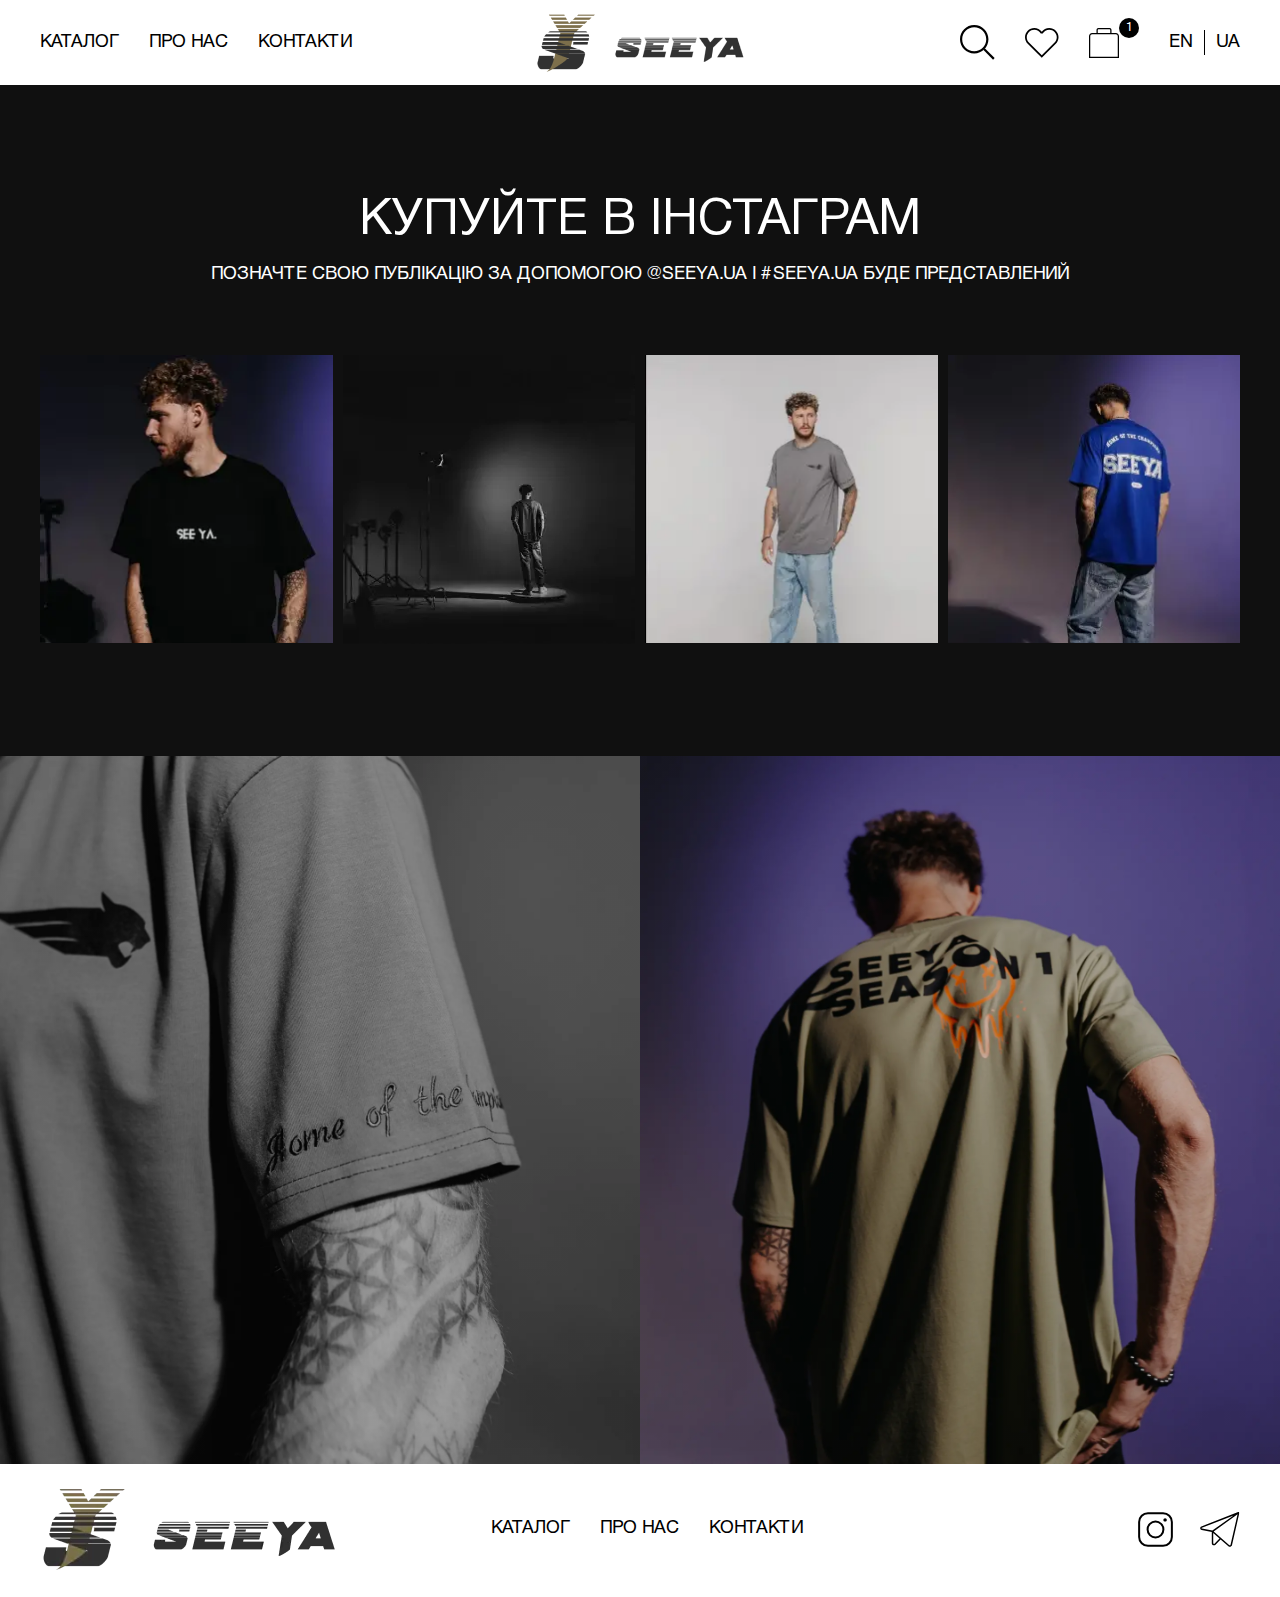
<file: contacts-ua.html>
<!DOCTYPE html>
<html lang="uk">

<head>
  <title>Contacts</title>
  <meta charset="UTF-8">
  <meta name="format-detection" content="telephone=no">
  <link rel="stylesheet" href="css/style.min.css?_v=20230922150041">
  <link rel="shortcut icon" href="img/favicon.png">
  <meta name="robots" content="noindex, nofollow">
  <meta name="viewport" content="width=device-width, initial-scale=1.0">
</head>

<body>

  <div class="wrapper">
    <header class="header">
      <div class="header__container">
        <div class="header__menu menu">
          <button class="menu__icon icon-menu" aria-label="Відкрити меню">
            <span></span>
          </button>
          <button class="menu__search">
            Відкрити пошук
            <svg width="35" height="35" viewBox="0 0 35 35" fill="none" xmlns="http://www.w3.org/2000/svg">
              <g>
                <path d="M14.2188 28.4375C6.34375 28.4375 0 22.0938 0 14.2188C0 6.34375 6.34375 0 14.2188 0C22.0938 0 28.4375 6.34375 28.4375 14.2188C28.4375 22.0938 22.0938 28.4375 14.2188 28.4375ZM14.2188 2.1875C7.54688 2.1875 2.1875 7.54688 2.1875 14.2188C2.1875 20.8906 7.54688 26.25 14.2188 26.25C20.8906 26.25 26.25 20.8906 26.25 14.2188C26.25 7.54688 20.8906 2.1875 14.2188 2.1875Z" />
                <path d="M24.8084 23.2608L34.6303 33.0827L33.0837 34.6292L23.2619 24.8074L24.8084 23.2608Z" />
              </g>
            </svg>
          </button>
          <nav class="menu__body">
            <ul class="menu__list">
              <li class="menu__item">
                <a class="menu__link" href="catalog-ua.html">КАТАЛОГ</a>
              </li>
              <li class="menu__item">
                <a class="menu__link" href="about-ua.html">ПРО НАС</a>
              </li>
              <li class="menu__item">
                <a class="menu__link" href="contacts-ua.html">КОНТАКТИ</a>
              </li>
            </ul>
          </nav>
        </div>
        <a class="header__logo" href="index-ua.html">
          <img class="header__img header__img_pc" srcset="img/logo@2x.png 2x" src="img/logo.png" width="210" height="68" alt="seeya logotype">
          <img class="header__img header__img_mob" srcset="img/logo-mob@2x.png 2x" src="img/logo-mob.png" width="210" height="68" alt="seeya logotype">
        </a>
        <ul class="header__actions actions-header">
          <div class="search">
            <form class="search__form" action="#">
              <input class="search__input input" autocomplete="no" type="text" name="seach" placeholder="SEARCH">
              <button class="search__btn">
                Search
                <svg width="35" height="35" viewBox="0 0 35 35" fill="none" xmlns="http://www.w3.org/2000/svg">
                  <path d="M14.2188 28.4375C6.34375 28.4375 0 22.0938 0 14.2188C0 6.34375 6.34375 0 14.2188 0C22.0938 0 28.4375 6.34375 28.4375 14.2188C28.4375 22.0938 22.0938 28.4375 14.2188 28.4375ZM14.2188 2.1875C7.54688 2.1875 2.1875 7.54688 2.1875 14.2188C2.1875 20.8906 7.54688 26.25 14.2188 26.25C20.8906 26.25 26.25 20.8906 26.25 14.2188C26.25 7.54688 20.8906 2.1875 14.2188 2.1875Z" fill="black" />
                  <path d="M24.8084 23.2608L34.6303 33.0827L33.0837 34.6292L23.2618 24.8074L24.8084 23.2608Z" fill="black" />
                </svg>
              </button>
            </form>
          </div>
          <li class="actions-header__item actions-header__item_search">
            <button class="actions-header__search">
              Відкрити пошук
              <svg width="35" height="35" viewBox="0 0 35 35" fill="none" xmlns="http://www.w3.org/2000/svg">
                <g>
                  <path d="M14.2188 28.4375C6.34375 28.4375 0 22.0938 0 14.2188C0 6.34375 6.34375 0 14.2188 0C22.0938 0 28.4375 6.34375 28.4375 14.2188C28.4375 22.0938 22.0938 28.4375 14.2188 28.4375ZM14.2188 2.1875C7.54688 2.1875 2.1875 7.54688 2.1875 14.2188C2.1875 20.8906 7.54688 26.25 14.2188 26.25C20.8906 26.25 26.25 20.8906 26.25 14.2188C26.25 7.54688 20.8906 2.1875 14.2188 2.1875Z" />
                  <path d="M24.8084 23.2608L34.6303 33.0827L33.0837 34.6292L23.2619 24.8074L24.8084 23.2608Z" />
                </g>
              </svg>
            </button>
          </li>
          <li class="actions-header__item actions-header__item_favorite">
            <a class="actions-header__favorite" href="">
              To favorite
              <svg width="34" height="30" viewBox="0 0 34 30" fill="none" xmlns="http://www.w3.org/2000/svg">
                <path d="M3.95294 14.5588C3.25439 13.8663 2.70104 13.0414 2.3253 12.1323C1.94955 11.2233 1.75897 10.2484 1.7647 9.26473C1.7647 7.27561 2.55488 5.36796 3.9614 3.96144C5.36792 2.55492 7.27557 1.76474 9.26469 1.76474C12.0529 1.76474 14.4882 3.28239 15.7765 5.54121H17.7529C18.408 4.39261 19.3556 3.43806 20.4994 2.7747C21.6433 2.11135 22.9424 1.76287 24.2647 1.76474C26.2538 1.76474 28.1614 2.55492 29.568 3.96144C30.9745 5.36796 31.7647 7.27561 31.7647 9.26473C31.7647 11.3294 30.8823 13.2353 29.5764 14.5588L16.7647 27.3529L3.95294 14.5588ZM30.8117 15.8118C32.4882 14.1177 33.5294 11.8236 33.5294 9.26473C33.5294 6.80758 32.5533 4.45107 30.8158 2.7136C29.0783 0.976135 26.7218 3.67937e-05 24.2647 3.67937e-05C21.1764 3.67937e-05 18.4412 1.50003 16.7647 3.82944C15.9092 2.6407 14.7825 1.67317 13.4781 1.00717C12.1737 0.341161 10.7293 -0.00410306 9.26469 3.67937e-05C6.80754 3.67937e-05 4.45103 0.976135 2.71357 2.7136C0.976099 4.45107 0 6.80758 0 9.26473C0 11.8236 1.04118 14.1177 2.71764 15.8118L16.7647 29.8588L30.8117 15.8118Z" />
              </svg>

            </a>
          </li>
          <li class="actions-header__item actions-header__item_cart">
            <a class="actions-header__cart" href="cart-ua.html">
              To cart
              <svg width="30" height="30" viewBox="0 0 30 30" fill="none" xmlns="http://www.w3.org/2000/svg">
                <path d="M26.875 5H22.5V1.875C22.5 0.8375 21.6625 0 20.625 0H9.375C8.3375 0 7.5 0.8375 7.5 1.875V5H3.125C1.4 5 0 6.4 0 8.125V30H30V8.125C30 6.4 28.6 5 26.875 5ZM8.75 1.875C8.75 1.525 9.025 1.25 9.375 1.25H20.625C20.975 1.25 21.25 1.525 21.25 1.875V5H8.75V1.875ZM28.75 28.75H1.25V8.125C1.25 7.0875 2.0875 6.25 3.125 6.25H26.875C27.9125 6.25 28.75 7.0875 28.75 8.125V28.75Z" />
              </svg>
            </a>
            <span class="actions-header__quantity">1</span>
          </li>

        </ul>
        <ul class="header__langs langs-header" data-da=".menu__body, 991">
          <li class="langs-header__item">
            <a class="langs-header__link" href="index.html">EN</a>
          </li>
          <li class="langs-header__item">
            <a class="langs-header__link" href="index-ua.html">UA</a>
          </li>
        </ul>
      </div>
    </header>
    <main class="page">

      <section class="inst inst_contacts">
        <div class="inst__container">
          <h2 class="inst__title title">КУПУЙТЕ В ІНСТАГРАМ</h2>
          <h3 class="inst__subtitle">ПОЗНАЧТЕ СВОЮ ПУБЛІКАЦІЮ ЗА ДОПОМОГОЮ @SEEYA.UA І #SEEYA.UA БУДЕ ПРЕДСТАВЛЕНИЙ</h3>
          <ul class="inst__columns">
            <li class="inst__column">
              <a class="inst__link" href="">
                <picture>
                  <source srcset="img/inst/01.webp, img/inst/01@2x.webp" type="image/webp">
                  <img srcset="img/inst/01@2x.jpg" src="img/inst/01.jpg" width="292" height="289" alt="">
                </picture>
              </a>
            </li>
            <li class="inst__column">
              <a class="inst__link" href="">
                <picture>
                  <source srcset="img/inst/02.webp, img/inst/02@2x.webp" type="image/webp">
                  <img srcset="img/inst/02@2x.jpg" src="img/inst/02.jpg" width="292" height="289" alt="">
                </picture>
              </a>
            </li>
            <li class="inst__column">
              <a class="inst__link" href="">
                <picture>
                  <source srcset="img/inst/03.webp, img/inst/03@2x.webp" type="image/webp">
                  <img srcset="img/inst/03@2x.jpg" src="img/inst/03.jpg" width="292" height="289" alt="">
                </picture>
              </a>
            </li>
            <li class="inst__column">
              <a class="inst__link" href="">
                <picture>
                  <source srcset="img/inst/04.webp, img/inst/04@2x.webp" type="image/webp">
                  <img srcset="img/inst/04@2x.jpg" src="img/inst/04.jpg" width="292" height="289" alt="">
                </picture>
              </a>
            </li>
          </ul>
        </div>
      </section>
      <div class="bottom-images">
        <ul class="bottom-images__columns">
          <li class="bottom-images__column">
            <picture>
              <source srcset="img/bottom-images/01.webp, img/bottom-images/01@2x.webp" type="image/webp">
              <img srcset="img/bottom-images/01@2x.jpg" src="img/bottom-images/01.jpg" width="721" height="795" alt="">
            </picture>
          </li>
          <li class="bottom-images__column">
            <picture>
              <source srcset="img/bottom-images/02.webp, img/bottom-images/02@2x.webp" type="image/webp">
              <img srcset="img/bottom-images/02@2x.jpg" src="img/bottom-images/02.jpg" width="721" height="795" alt="">
            </picture>
          </li>
        </ul>
      </div>
    </main>
    <footer class="footer">
      <div class="footer__container">
        <a class="footer__logo" href="">
          <picture>
            <source srcset="img/footer-logo.webp, img/footer-logo@2x.webp 2x" type="image/webp">
            <img srcset="img/footer-logo@2x.png 2x" src="img/footer-logo.png" alt="seeya logotype" width="297" height="96">
          </picture>
        </a>
        <nav class="footer__menu menu-footer">
          <ul class="menu-footer__list">
            <li class="menu-footer__item">
              <a class="menu-footer__link" href="">КАТАЛОГ</a>
            </li>
            <li class="menu-footer__item">
              <a class="menu-footer__link" href="">ПРО НАС</a>
            </li>
            <li class="menu-footer__item">
              <a class="menu-footer__link" href="">КОНТАКТИ</a>
            </li>
          </ul>
        </nav>
        <ul class="footer__socials socials-footer">
          <li class="socials-footer__item">
            <a class="socials-footer__link" href="">
              Instagram
              <svg width="35" height="35" viewBox="0 0 35 35" fill="none" xmlns="http://www.w3.org/2000/svg">
                <g clip-path="url(#clip0_3_139)">
                  <path d="M25.0495 1.12988H9.95052C5.07852 1.12988 1.12982 5.07928 1.12982 9.95058V25.0496C1.12982 29.9216 5.07922 33.8703 9.95122 33.8703H25.0488C29.9208 33.8703 33.8702 29.9209 33.8702 25.0489V9.95058C33.8702 5.07858 29.9215 1.12988 25.0495 1.12988Z" fill="white" />
                  <path d="M25.0495 1.12988H9.95052C5.07852 1.12988 1.12982 5.07928 1.12982 9.95058V25.0496C1.12982 29.9216 5.07922 33.8703 9.95122 33.8703H25.0488C29.9208 33.8703 33.8702 29.9209 33.8702 25.0489V9.95058C33.8702 5.07858 29.9215 1.12988 25.0495 1.12988Z" stroke="black" stroke-width="2" stroke-miterlimit="10" />
                  <path d="M17.5 25.4029C21.8647 25.4029 25.403 21.8646 25.403 17.4999C25.403 13.1352 21.8647 9.59692 17.5 9.59692C13.1353 9.59692 9.59698 13.1352 9.59698 17.4999C9.59698 21.8646 13.1353 25.4029 17.5 25.4029Z" stroke="black" stroke-width="2" stroke-miterlimit="10" />
                  <path d="M27.0963 9.59705C28.0315 9.59705 28.7896 8.83893 28.7896 7.90375C28.7896 6.96857 28.0315 6.21045 27.0963 6.21045C26.1611 6.21045 25.403 6.96857 25.403 7.90375C25.403 8.83893 26.1611 9.59705 27.0963 9.59705Z" fill="black" />
                </g>
                <defs>
                  <clipPath id="clip0_3_139">
                    <rect width="35" height="35" fill="white" />
                  </clipPath>
                </defs>
              </svg>
            </a>
          </li>
          <li class="socials-footer__item">
            <a class="socials-footer__link" href="">
              Telegram
              <svg width="40" height="35" viewBox="0 0 40 35" fill="none" xmlns="http://www.w3.org/2000/svg">
                <g clip-path="url(#clip0_3_135)">
                  <path d="M39.0386 0.221209C38.9135 0.113071 38.7612 0.0412095 38.5981 0.0134006C38.4351 -0.0144083 38.2676 0.00289457 38.1137 0.0634367L1.36191 14.4461C0.987254 14.5915 0.670022 14.8548 0.458027 15.1962C0.246032 15.5376 0.150761 15.9387 0.186575 16.339C0.222388 16.7393 0.387344 17.1171 0.656581 17.4155C0.925818 17.7138 1.28475 17.9166 1.67927 17.9932L11.7876 19.9772V31.1917C11.7875 31.6255 11.9171 32.0495 12.1598 32.4092C12.4025 32.7688 12.7471 33.0477 13.1495 33.2101C13.4084 33.3139 13.6847 33.3675 13.9637 33.3678C14.2557 33.3672 14.5446 33.3077 14.8132 33.1931C15.0817 33.0784 15.3245 32.9109 15.5269 32.7005L20.6047 27.4414L28.4026 34.28C28.7979 34.6287 29.3063 34.822 29.8334 34.8241C30.0636 34.8231 30.2923 34.787 30.5116 34.7171C30.8707 34.6034 31.1936 34.3976 31.4482 34.1201C31.7027 33.8426 31.8801 33.5032 31.9624 33.1357L39.3287 1.10981C39.3656 0.949308 39.3581 0.781789 39.307 0.625237C39.2559 0.468685 39.1631 0.32901 39.0386 0.221209ZM1.63211 16.2088C1.62148 16.1211 1.64124 16.0323 1.6881 15.9574C1.73496 15.8825 1.80609 15.8259 1.88963 15.7971L33.5619 3.40204L12.3443 18.608L1.96035 16.5697C1.87234 16.5568 1.79152 16.5137 1.73167 16.4479C1.67181 16.3821 1.63663 16.2976 1.63211 16.2088ZM14.4842 31.6922C14.3839 31.7955 14.2551 31.8666 14.1143 31.8965C13.9734 31.9264 13.8269 31.9137 13.6933 31.86C13.5597 31.8064 13.4451 31.7141 13.3641 31.5951C13.283 31.4761 13.2393 31.3357 13.2383 31.1917V20.9818L19.5093 26.4766L14.4842 31.6922ZM30.5479 32.8057C30.5199 32.9288 30.4601 33.0425 30.3747 33.1355C30.2892 33.2285 30.1809 33.2975 30.0605 33.3358C29.9402 33.3741 29.8119 33.3803 29.6884 33.3538C29.5649 33.3273 29.4505 33.269 29.3565 33.1847L13.679 19.4368L37.5624 2.32121L30.5479 32.8057Z" fill="black" />
                </g>
                <defs>
                  <clipPath id="clip0_3_135">
                    <rect width="39.375" height="35" fill="white" />
                  </clipPath>
                </defs>
              </svg>

            </a>
          </li>
        </ul>
      </div>
    </footer>
  </div>

  <!-- <script src="https://api-maps.yandex.ru/2.1/?apikey=51092280-e018-4241-bc97-180570de25d4&lang=ru_RU&_v=20230922150041"></script> -->
  <script src="js/app.min.js?_v=20230922150041"></script>

</body>

</html>
</file>
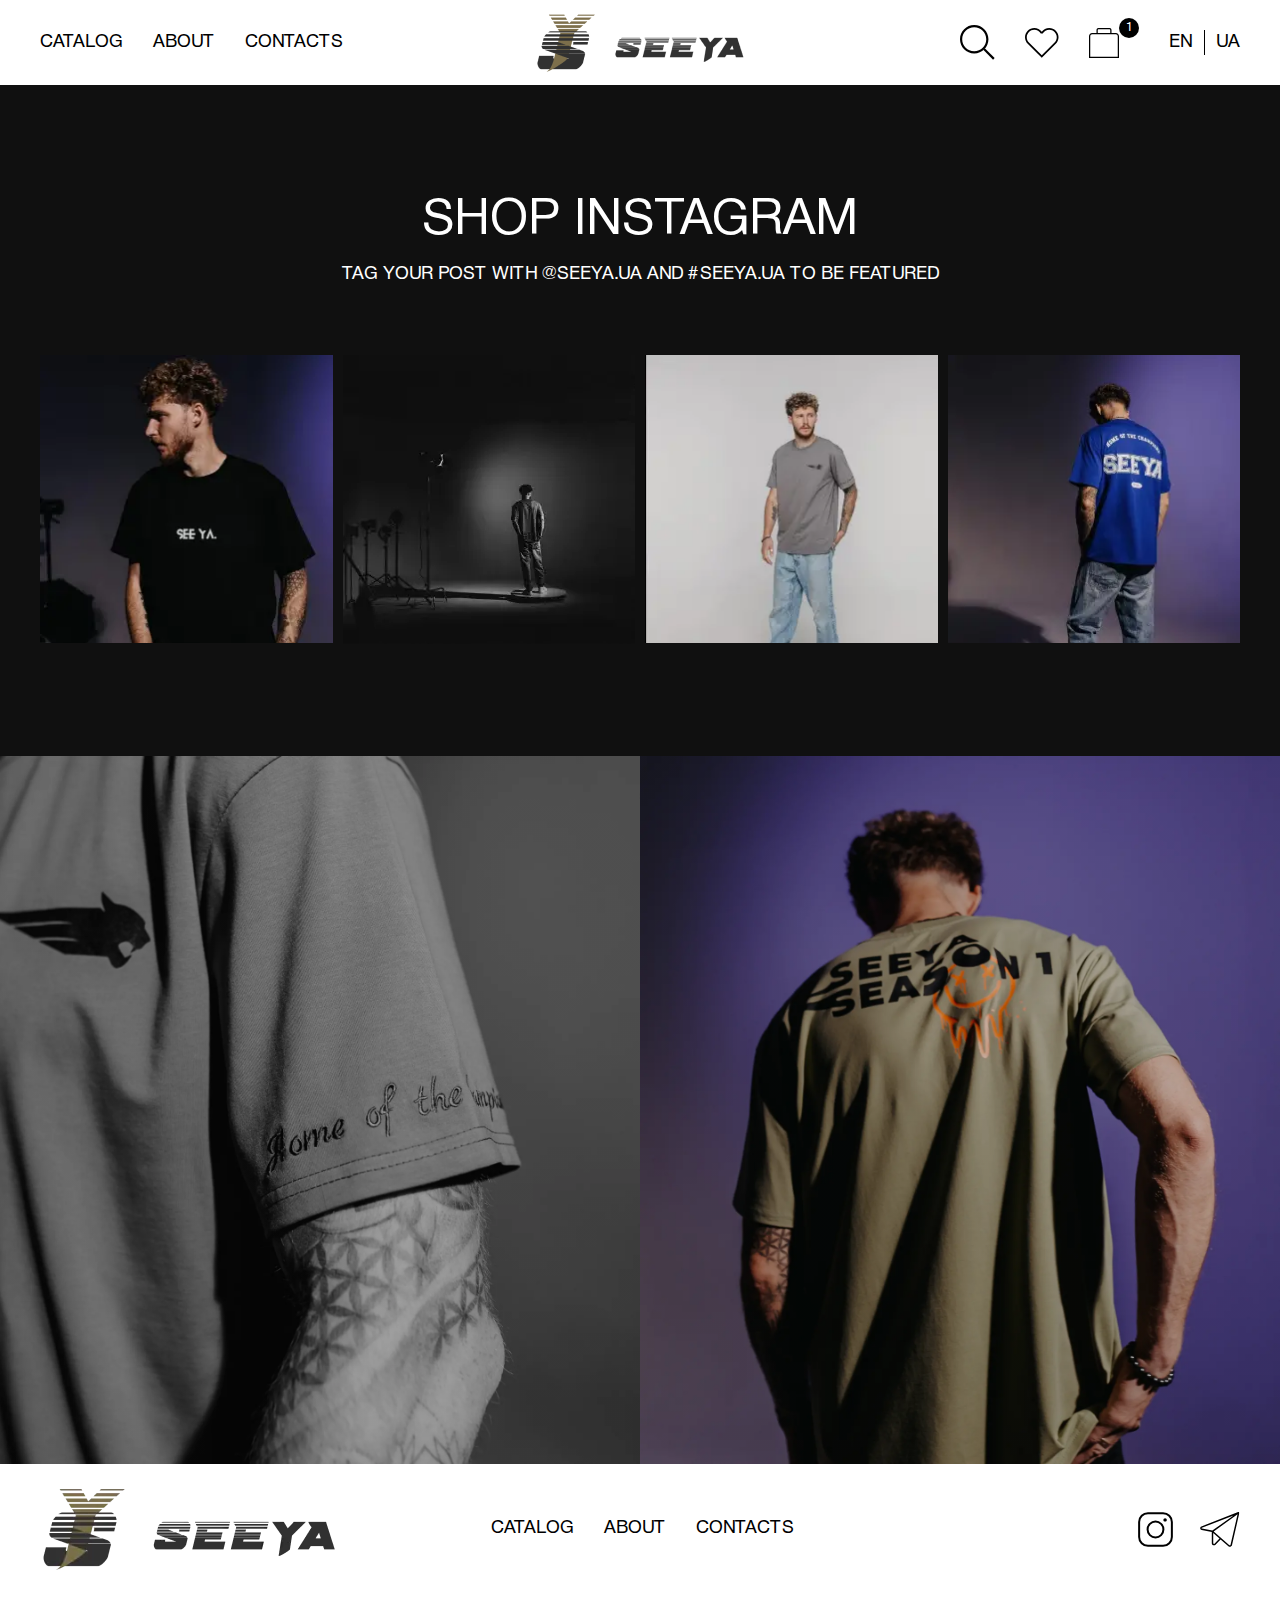
<file: contacts.html>
<!DOCTYPE html>
<html lang="en">

<head>
  <title>Contacts</title>
  <meta charset="UTF-8">
  <meta name="format-detection" content="telephone=no">
  <link rel="stylesheet" href="css/style.min.css?_v=20230922150041">
  <link rel="shortcut icon" href="img/favicon.png">
  <meta name="robots" content="noindex, nofollow">
  <meta name="viewport" content="width=device-width, initial-scale=1.0">
</head>

<body>

  <div class="wrapper">
    <header class="header">
      <div class="header__container">
        <div class="header__menu menu">
          <button class="menu__icon icon-menu" aria-label="Open menu">
            <span></span>
          </button>
          <button class="menu__search">
            Open search
            <svg width="35" height="35" viewBox="0 0 35 35" fill="none" xmlns="http://www.w3.org/2000/svg">
              <g>
                <path d="M14.2188 28.4375C6.34375 28.4375 0 22.0938 0 14.2188C0 6.34375 6.34375 0 14.2188 0C22.0938 0 28.4375 6.34375 28.4375 14.2188C28.4375 22.0938 22.0938 28.4375 14.2188 28.4375ZM14.2188 2.1875C7.54688 2.1875 2.1875 7.54688 2.1875 14.2188C2.1875 20.8906 7.54688 26.25 14.2188 26.25C20.8906 26.25 26.25 20.8906 26.25 14.2188C26.25 7.54688 20.8906 2.1875 14.2188 2.1875Z" />
                <path d="M24.8084 23.2608L34.6303 33.0827L33.0837 34.6292L23.2619 24.8074L24.8084 23.2608Z" />
              </g>
            </svg>
          </button>
          <nav class="menu__body">
            <ul class="menu__list">
              <li class="menu__item">
                <a class="menu__link" href="catalog.html">CATALOG</a>
              </li>
              <li class="menu__item">
                <a class="menu__link" href="about.html">ABOUT</a>
              </li>
              <li class="menu__item">
                <a class="menu__link" href="contacts.html">CONTACTS</a>
              </li>
            </ul>
          </nav>
        </div>
        <a class="header__logo" href="index.html">
          <img class="header__img header__img_pc" srcset="img/logo@2x.png 2x" src="img/logo.png" width="210" height="68" alt="seeya logotype">
          <img class="header__img header__img_mob" srcset="img/logo-mob@2x.png 2x" src="img/logo-mob.png" width="210" height="68" alt="seeya logotype">
        </a>
        <ul class="header__actions actions-header">
          <div class="search">
            <form class="search__form" action="#">
              <input class="search__input input" autocomplete="no" type="text" name="seach" placeholder="SEARCH">
              <button class="search__btn">
                Search
                <svg width="35" height="35" viewBox="0 0 35 35" fill="none" xmlns="http://www.w3.org/2000/svg">
                  <path d="M14.2188 28.4375C6.34375 28.4375 0 22.0938 0 14.2188C0 6.34375 6.34375 0 14.2188 0C22.0938 0 28.4375 6.34375 28.4375 14.2188C28.4375 22.0938 22.0938 28.4375 14.2188 28.4375ZM14.2188 2.1875C7.54688 2.1875 2.1875 7.54688 2.1875 14.2188C2.1875 20.8906 7.54688 26.25 14.2188 26.25C20.8906 26.25 26.25 20.8906 26.25 14.2188C26.25 7.54688 20.8906 2.1875 14.2188 2.1875Z" fill="black" />
                  <path d="M24.8084 23.2608L34.6303 33.0827L33.0837 34.6292L23.2618 24.8074L24.8084 23.2608Z" fill="black" />
                </svg>
              </button>
            </form>
          </div>
          <li class="actions-header__item actions-header__item_search">
            <button class="actions-header__search">
              Open search
              <svg width="35" height="35" viewBox="0 0 35 35" fill="none" xmlns="http://www.w3.org/2000/svg">
                <g>
                  <path d="M14.2188 28.4375C6.34375 28.4375 0 22.0938 0 14.2188C0 6.34375 6.34375 0 14.2188 0C22.0938 0 28.4375 6.34375 28.4375 14.2188C28.4375 22.0938 22.0938 28.4375 14.2188 28.4375ZM14.2188 2.1875C7.54688 2.1875 2.1875 7.54688 2.1875 14.2188C2.1875 20.8906 7.54688 26.25 14.2188 26.25C20.8906 26.25 26.25 20.8906 26.25 14.2188C26.25 7.54688 20.8906 2.1875 14.2188 2.1875Z" />
                  <path d="M24.8084 23.2608L34.6303 33.0827L33.0837 34.6292L23.2619 24.8074L24.8084 23.2608Z" />
                </g>
              </svg>
            </button>
          </li>
          <li class="actions-header__item actions-header__item_favorite">
            <a class="actions-header__favorite" href="">
              To favorite
              <svg width="34" height="30" viewBox="0 0 34 30" fill="none" xmlns="http://www.w3.org/2000/svg">
                <path d="M3.95294 14.5588C3.25439 13.8663 2.70104 13.0414 2.3253 12.1323C1.94955 11.2233 1.75897 10.2484 1.7647 9.26473C1.7647 7.27561 2.55488 5.36796 3.9614 3.96144C5.36792 2.55492 7.27557 1.76474 9.26469 1.76474C12.0529 1.76474 14.4882 3.28239 15.7765 5.54121H17.7529C18.408 4.39261 19.3556 3.43806 20.4994 2.7747C21.6433 2.11135 22.9424 1.76287 24.2647 1.76474C26.2538 1.76474 28.1614 2.55492 29.568 3.96144C30.9745 5.36796 31.7647 7.27561 31.7647 9.26473C31.7647 11.3294 30.8823 13.2353 29.5764 14.5588L16.7647 27.3529L3.95294 14.5588ZM30.8117 15.8118C32.4882 14.1177 33.5294 11.8236 33.5294 9.26473C33.5294 6.80758 32.5533 4.45107 30.8158 2.7136C29.0783 0.976135 26.7218 3.67937e-05 24.2647 3.67937e-05C21.1764 3.67937e-05 18.4412 1.50003 16.7647 3.82944C15.9092 2.6407 14.7825 1.67317 13.4781 1.00717C12.1737 0.341161 10.7293 -0.00410306 9.26469 3.67937e-05C6.80754 3.67937e-05 4.45103 0.976135 2.71357 2.7136C0.976099 4.45107 0 6.80758 0 9.26473C0 11.8236 1.04118 14.1177 2.71764 15.8118L16.7647 29.8588L30.8117 15.8118Z" />
              </svg>

            </a>
          </li>
          <li class="actions-header__item actions-header__item_cart">
            <a class="actions-header__cart" href="cart.html">
              To cart
              <svg width="30" height="30" viewBox="0 0 30 30" fill="none" xmlns="http://www.w3.org/2000/svg">
                <path d="M26.875 5H22.5V1.875C22.5 0.8375 21.6625 0 20.625 0H9.375C8.3375 0 7.5 0.8375 7.5 1.875V5H3.125C1.4 5 0 6.4 0 8.125V30H30V8.125C30 6.4 28.6 5 26.875 5ZM8.75 1.875C8.75 1.525 9.025 1.25 9.375 1.25H20.625C20.975 1.25 21.25 1.525 21.25 1.875V5H8.75V1.875ZM28.75 28.75H1.25V8.125C1.25 7.0875 2.0875 6.25 3.125 6.25H26.875C27.9125 6.25 28.75 7.0875 28.75 8.125V28.75Z" />
              </svg>
            </a>
            <span class="actions-header__quantity">1</span>
          </li>

        </ul>
        <ul class="header__langs langs-header" data-da=".menu__body, 991">
          <li class="langs-header__item">
            <a class="langs-header__link" href="index.html">EN</a>
          </li>
          <li class="langs-header__item">
            <a class="langs-header__link" href="index-ua.html">UA</a>
          </li>
        </ul>
      </div>
    </header>
    <main class="page">

      <section class="inst inst_contacts">
        <div class="inst__container">
          <h2 class="inst__title title">SHOP INSTAGRAM</h2>
          <h3 class="inst__subtitle">TAG YOUR POST WITH @SEEYA.UA AND #SEEYA.UA TO BE FEATURED</h3>
          <ul class="inst__columns">
            <li class="inst__column">
              <a class="inst__link" href="">
                <picture>
                  <source srcset="img/inst/01.webp, img/inst/01@2x.webp" type="image/webp">
                  <img srcset="img/inst/01@2x.jpg" src="img/inst/01.jpg" width="292" height="289" alt="">
                </picture>
              </a>
            </li>
            <li class="inst__column">
              <a class="inst__link" href="">
                <picture>
                  <source srcset="img/inst/02.webp, img/inst/02@2x.webp" type="image/webp">
                  <img srcset="img/inst/02@2x.jpg" src="img/inst/02.jpg" width="292" height="289" alt="">
                </picture>
              </a>
            </li>
            <li class="inst__column">
              <a class="inst__link" href="">
                <picture>
                  <source srcset="img/inst/03.webp, img/inst/03@2x.webp" type="image/webp">
                  <img srcset="img/inst/03@2x.jpg" src="img/inst/03.jpg" width="292" height="289" alt="">
                </picture>
              </a>
            </li>
            <li class="inst__column">
              <a class="inst__link" href="">
                <picture>
                  <source srcset="img/inst/04.webp, img/inst/04@2x.webp" type="image/webp">
                  <img srcset="img/inst/04@2x.jpg" src="img/inst/04.jpg" width="292" height="289" alt="">
                </picture>
              </a>
            </li>
          </ul>
        </div>
      </section>
      <div class="bottom-images">
        <ul class="bottom-images__columns">
          <li class="bottom-images__column">
            <picture>
              <source srcset="img/bottom-images/01.webp, img/bottom-images/01@2x.webp" type="image/webp">
              <img srcset="img/bottom-images/01@2x.jpg" src="img/bottom-images/01.jpg" width="721" height="795" alt="">
            </picture>
          </li>
          <li class="bottom-images__column">
            <picture>
              <source srcset="img/bottom-images/02.webp, img/bottom-images/02@2x.webp" type="image/webp">
              <img srcset="img/bottom-images/02@2x.jpg" src="img/bottom-images/02.jpg" width="721" height="795" alt="">
            </picture>
          </li>
        </ul>
      </div>
    </main>
    <footer class="footer">
      <div class="footer__container">
        <a class="footer__logo" href="">
          <picture>
            <source srcset="img/footer-logo.webp, img/footer-logo@2x.webp 2x" type="image/webp">
            <img srcset="img/footer-logo@2x.png 2x" src="img/footer-logo.png" alt="seeya logotype" width="297" height="96">
          </picture>
        </a>
        <nav class="footer__menu menu-footer">
          <ul class="menu-footer__list">
            <li class="menu-footer__item">
              <a class="menu-footer__link" href="">CATALOG</a>
            </li>
            <li class="menu-footer__item">
              <a class="menu-footer__link" href="">ABOUT</a>
            </li>
            <li class="menu-footer__item">
              <a class="menu-footer__link" href="">CONTACTS</a>
            </li>
          </ul>
        </nav>
        <ul class="footer__socials socials-footer">
          <li class="socials-footer__item">
            <a class="socials-footer__link" href="">
              Instagram
              <svg width="35" height="35" viewBox="0 0 35 35" fill="none" xmlns="http://www.w3.org/2000/svg">
                <g clip-path="url(#clip0_3_139)">
                  <path d="M25.0495 1.12988H9.95052C5.07852 1.12988 1.12982 5.07928 1.12982 9.95058V25.0496C1.12982 29.9216 5.07922 33.8703 9.95122 33.8703H25.0488C29.9208 33.8703 33.8702 29.9209 33.8702 25.0489V9.95058C33.8702 5.07858 29.9215 1.12988 25.0495 1.12988Z" fill="white" />
                  <path d="M25.0495 1.12988H9.95052C5.07852 1.12988 1.12982 5.07928 1.12982 9.95058V25.0496C1.12982 29.9216 5.07922 33.8703 9.95122 33.8703H25.0488C29.9208 33.8703 33.8702 29.9209 33.8702 25.0489V9.95058C33.8702 5.07858 29.9215 1.12988 25.0495 1.12988Z" stroke="black" stroke-width="2" stroke-miterlimit="10" />
                  <path d="M17.5 25.4029C21.8647 25.4029 25.403 21.8646 25.403 17.4999C25.403 13.1352 21.8647 9.59692 17.5 9.59692C13.1353 9.59692 9.59698 13.1352 9.59698 17.4999C9.59698 21.8646 13.1353 25.4029 17.5 25.4029Z" stroke="black" stroke-width="2" stroke-miterlimit="10" />
                  <path d="M27.0963 9.59705C28.0315 9.59705 28.7896 8.83893 28.7896 7.90375C28.7896 6.96857 28.0315 6.21045 27.0963 6.21045C26.1611 6.21045 25.403 6.96857 25.403 7.90375C25.403 8.83893 26.1611 9.59705 27.0963 9.59705Z" fill="black" />
                </g>
                <defs>
                  <clipPath id="clip0_3_139">
                    <rect width="35" height="35" fill="white" />
                  </clipPath>
                </defs>
              </svg>
            </a>
          </li>
          <li class="socials-footer__item">
            <a class="socials-footer__link" href="">
              Telegram
              <svg width="40" height="35" viewBox="0 0 40 35" fill="none" xmlns="http://www.w3.org/2000/svg">
                <g clip-path="url(#clip0_3_135)">
                  <path d="M39.0386 0.221209C38.9135 0.113071 38.7612 0.0412095 38.5981 0.0134006C38.4351 -0.0144083 38.2676 0.00289457 38.1137 0.0634367L1.36191 14.4461C0.987254 14.5915 0.670022 14.8548 0.458027 15.1962C0.246032 15.5376 0.150761 15.9387 0.186575 16.339C0.222388 16.7393 0.387344 17.1171 0.656581 17.4155C0.925818 17.7138 1.28475 17.9166 1.67927 17.9932L11.7876 19.9772V31.1917C11.7875 31.6255 11.9171 32.0495 12.1598 32.4092C12.4025 32.7688 12.7471 33.0477 13.1495 33.2101C13.4084 33.3139 13.6847 33.3675 13.9637 33.3678C14.2557 33.3672 14.5446 33.3077 14.8132 33.1931C15.0817 33.0784 15.3245 32.9109 15.5269 32.7005L20.6047 27.4414L28.4026 34.28C28.7979 34.6287 29.3063 34.822 29.8334 34.8241C30.0636 34.8231 30.2923 34.787 30.5116 34.7171C30.8707 34.6034 31.1936 34.3976 31.4482 34.1201C31.7027 33.8426 31.8801 33.5032 31.9624 33.1357L39.3287 1.10981C39.3656 0.949308 39.3581 0.781789 39.307 0.625237C39.2559 0.468685 39.1631 0.32901 39.0386 0.221209ZM1.63211 16.2088C1.62148 16.1211 1.64124 16.0323 1.6881 15.9574C1.73496 15.8825 1.80609 15.8259 1.88963 15.7971L33.5619 3.40204L12.3443 18.608L1.96035 16.5697C1.87234 16.5568 1.79152 16.5137 1.73167 16.4479C1.67181 16.3821 1.63663 16.2976 1.63211 16.2088ZM14.4842 31.6922C14.3839 31.7955 14.2551 31.8666 14.1143 31.8965C13.9734 31.9264 13.8269 31.9137 13.6933 31.86C13.5597 31.8064 13.4451 31.7141 13.3641 31.5951C13.283 31.4761 13.2393 31.3357 13.2383 31.1917V20.9818L19.5093 26.4766L14.4842 31.6922ZM30.5479 32.8057C30.5199 32.9288 30.4601 33.0425 30.3747 33.1355C30.2892 33.2285 30.1809 33.2975 30.0605 33.3358C29.9402 33.3741 29.8119 33.3803 29.6884 33.3538C29.5649 33.3273 29.4505 33.269 29.3565 33.1847L13.679 19.4368L37.5624 2.32121L30.5479 32.8057Z" fill="black" />
                </g>
                <defs>
                  <clipPath id="clip0_3_135">
                    <rect width="39.375" height="35" fill="white" />
                  </clipPath>
                </defs>
              </svg>

            </a>
          </li>
        </ul>
      </div>
    </footer>
  </div>

  <!-- <script src="https://api-maps.yandex.ru/2.1/?apikey=51092280-e018-4241-bc97-180570de25d4&lang=ru_RU&_v=20230922150041"></script> -->
  <script src="js/app.min.js?_v=20230922150041"></script>

</body>

</html>
</file>
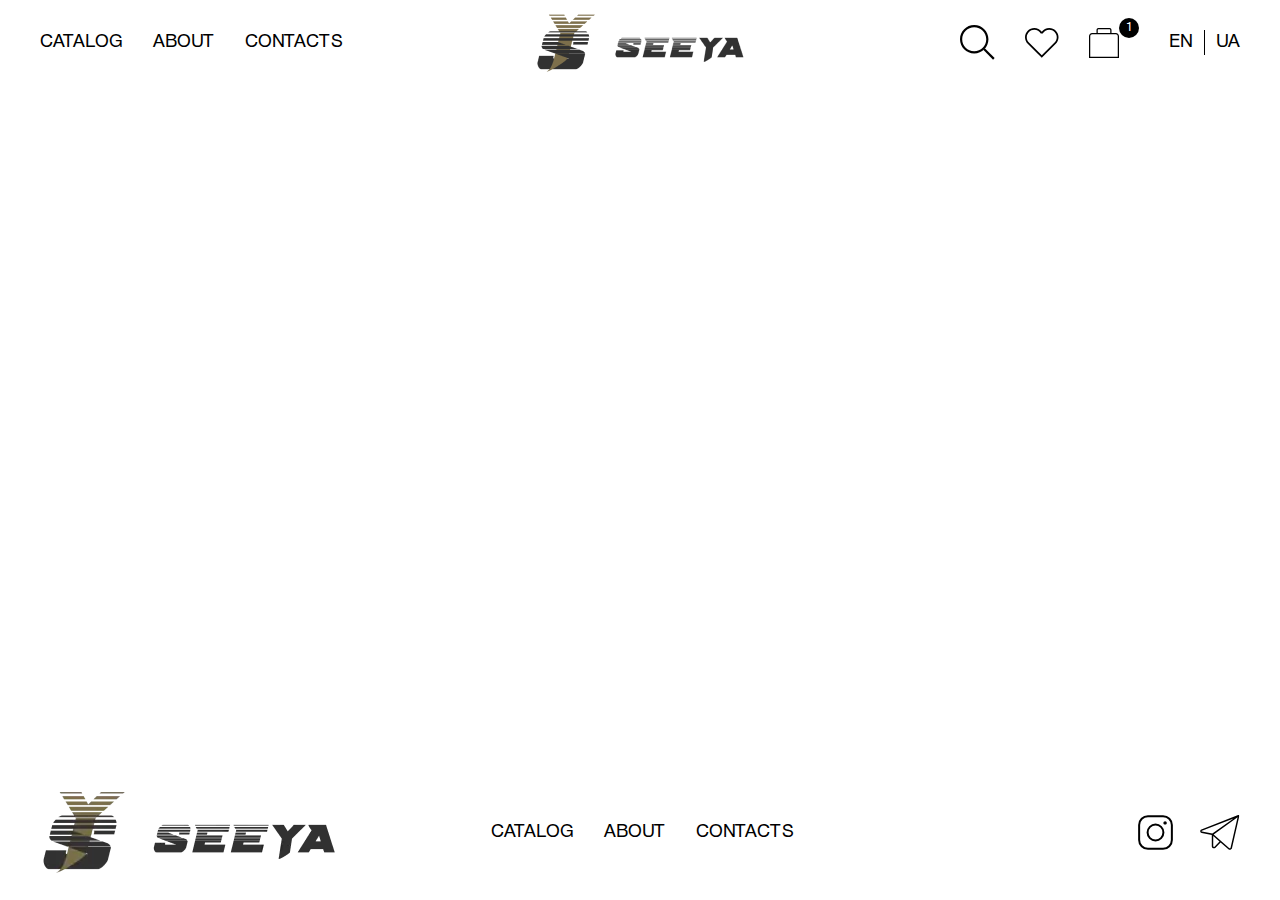
<file: page.html>
<!DOCTYPE html>
<html lang="en">

<head>
  <title>Контакты</title>
  <meta charset="UTF-8">
  <meta name="format-detection" content="telephone=no">
  <link rel="stylesheet" href="css/style.min.css?_v=20230920124759">
  <link rel="shortcut icon" href="img/favicon.png">
  <meta name="robots" content="noindex, nofollow">
  <meta name="viewport" content="width=device-width, initial-scale=1.0">
</head>

<body>

  <div class="wrapper">
    <header class="header">
      <div class="header__container">
        <div class="header__menu menu">
          <button class="menu__icon icon-menu" aria-label="Open menu">
            <span></span>
          </button>
          <button class="menu__search">

            Open search
            <svg width="35" height="35" viewBox="0 0 35 35" fill="none" xmlns="http://www.w3.org/2000/svg">
              <g>
                <path d="M14.2188 28.4375C6.34375 28.4375 0 22.0938 0 14.2188C0 6.34375 6.34375 0 14.2188 0C22.0938 0 28.4375 6.34375 28.4375 14.2188C28.4375 22.0938 22.0938 28.4375 14.2188 28.4375ZM14.2188 2.1875C7.54688 2.1875 2.1875 7.54688 2.1875 14.2188C2.1875 20.8906 7.54688 26.25 14.2188 26.25C20.8906 26.25 26.25 20.8906 26.25 14.2188C26.25 7.54688 20.8906 2.1875 14.2188 2.1875Z" />
                <path d="M24.8084 23.2608L34.6303 33.0827L33.0837 34.6292L23.2619 24.8074L24.8084 23.2608Z" />
              </g>
            </svg>
          </button>
          <nav class="menu__body">
            <ul class="menu__list">
              <li class="menu__item">
                <a class="menu__link" href="">CATALOG</a>
              </li>
              <li class="menu__item">
                <a class="menu__link" href="">ABOUT</a>
              </li>
              <li class="menu__item">
                <a class="menu__link" href="">CONTACTS</a>
              </li>
            </ul>
          </nav>
        </div>
        <a class="header__logo" href="">
          <img class="header__img header__img_pc" srcset="img/logo@2x.png 2x" src="img/logo.png" width="210" height="68" alt="seeya logotype">
          <img class="header__img header__img_mob" srcset="img/logo-mob@2x.png 2x" src="img/logo-mob.png" width="210" height="68" alt="seeya logotype">
        </a>
        <ul class="header__actions actions-header">
          <li class="actions-header__item actions-header__item_search">
            <button class="actions-header__search">
              Open search
              <svg width="35" height="35" viewBox="0 0 35 35" fill="none" xmlns="http://www.w3.org/2000/svg">
                <g>
                  <path d="M14.2188 28.4375C6.34375 28.4375 0 22.0938 0 14.2188C0 6.34375 6.34375 0 14.2188 0C22.0938 0 28.4375 6.34375 28.4375 14.2188C28.4375 22.0938 22.0938 28.4375 14.2188 28.4375ZM14.2188 2.1875C7.54688 2.1875 2.1875 7.54688 2.1875 14.2188C2.1875 20.8906 7.54688 26.25 14.2188 26.25C20.8906 26.25 26.25 20.8906 26.25 14.2188C26.25 7.54688 20.8906 2.1875 14.2188 2.1875Z" />
                  <path d="M24.8084 23.2608L34.6303 33.0827L33.0837 34.6292L23.2619 24.8074L24.8084 23.2608Z" />
                </g>
              </svg>
            </button>
          </li>
          <li class="actions-header__item actions-header__item_favorite">
            <a class="actions-header__favorite" href="">
              To favorite
              <svg width="34" height="30" viewBox="0 0 34 30" fill="none" xmlns="http://www.w3.org/2000/svg">
                <path d="M3.95294 14.5588C3.25439 13.8663 2.70104 13.0414 2.3253 12.1323C1.94955 11.2233 1.75897 10.2484 1.7647 9.26473C1.7647 7.27561 2.55488 5.36796 3.9614 3.96144C5.36792 2.55492 7.27557 1.76474 9.26469 1.76474C12.0529 1.76474 14.4882 3.28239 15.7765 5.54121H17.7529C18.408 4.39261 19.3556 3.43806 20.4994 2.7747C21.6433 2.11135 22.9424 1.76287 24.2647 1.76474C26.2538 1.76474 28.1614 2.55492 29.568 3.96144C30.9745 5.36796 31.7647 7.27561 31.7647 9.26473C31.7647 11.3294 30.8823 13.2353 29.5764 14.5588L16.7647 27.3529L3.95294 14.5588ZM30.8117 15.8118C32.4882 14.1177 33.5294 11.8236 33.5294 9.26473C33.5294 6.80758 32.5533 4.45107 30.8158 2.7136C29.0783 0.976135 26.7218 3.67937e-05 24.2647 3.67937e-05C21.1764 3.67937e-05 18.4412 1.50003 16.7647 3.82944C15.9092 2.6407 14.7825 1.67317 13.4781 1.00717C12.1737 0.341161 10.7293 -0.00410306 9.26469 3.67937e-05C6.80754 3.67937e-05 4.45103 0.976135 2.71357 2.7136C0.976099 4.45107 0 6.80758 0 9.26473C0 11.8236 1.04118 14.1177 2.71764 15.8118L16.7647 29.8588L30.8117 15.8118Z" />
              </svg>

            </a>
          </li>
          <li class="actions-header__item actions-header__item_cart">
            <a class="actions-header__cart" href="">
              To cart
              <svg width="30" height="30" viewBox="0 0 30 30" fill="none" xmlns="http://www.w3.org/2000/svg">
                <path d="M26.875 5H22.5V1.875C22.5 0.8375 21.6625 0 20.625 0H9.375C8.3375 0 7.5 0.8375 7.5 1.875V5H3.125C1.4 5 0 6.4 0 8.125V30H30V8.125C30 6.4 28.6 5 26.875 5ZM8.75 1.875C8.75 1.525 9.025 1.25 9.375 1.25H20.625C20.975 1.25 21.25 1.525 21.25 1.875V5H8.75V1.875ZM28.75 28.75H1.25V8.125C1.25 7.0875 2.0875 6.25 3.125 6.25H26.875C27.9125 6.25 28.75 7.0875 28.75 8.125V28.75Z" />
              </svg>
            </a>
            <span class="actions-header__quantity">1</span>
          </li>

        </ul>
        <ul class="header__langs langs-header" data-da=".menu__body, 991">
          <li class="langs-header__item">
            <a class="langs-header__link" href="">EN</a>
          </li>
          <li class="langs-header__item">
            <a class="langs-header__link" href="">UA</a>
          </li>
        </ul>
      </div>
    </header>
    <main class="page">

    </main>
    <footer class="footer">
      <div class="footer__container">
        <a class="footer__logo" href="">
          <picture>
            <source srcset="img/footer-logo.webp, img/footer-logo@2x.webp 2x" type="image/webp">
            <img srcset="img/footer-logo@2x.png 2x" src="img/footer-logo.png" alt="seeya logotype" width="297" height="96">
          </picture>
        </a>
        <nav class="footer__menu menu-footer">
          <ul class="menu-footer__list">
            <li class="menu-footer__item">
              <a class="menu-footer__link" href="">CATALOG</a>
            </li>
            <li class="menu-footer__item">
              <a class="menu-footer__link" href="">ABOUT</a>
            </li>
            <li class="menu-footer__item">
              <a class="menu-footer__link" href="">CONTACTS</a>
            </li>
          </ul>
        </nav>
        <ul class="footer__socials socials-footer">
          <li class="socials-footer__item">
            <a class="socials-footer__link" href="">
              Instagram
              <svg width="35" height="35" viewBox="0 0 35 35" fill="none" xmlns="http://www.w3.org/2000/svg">
                <g clip-path="url(#clip0_3_139)">
                  <path d="M25.0495 1.12988H9.95052C5.07852 1.12988 1.12982 5.07928 1.12982 9.95058V25.0496C1.12982 29.9216 5.07922 33.8703 9.95122 33.8703H25.0488C29.9208 33.8703 33.8702 29.9209 33.8702 25.0489V9.95058C33.8702 5.07858 29.9215 1.12988 25.0495 1.12988Z" fill="white" />
                  <path d="M25.0495 1.12988H9.95052C5.07852 1.12988 1.12982 5.07928 1.12982 9.95058V25.0496C1.12982 29.9216 5.07922 33.8703 9.95122 33.8703H25.0488C29.9208 33.8703 33.8702 29.9209 33.8702 25.0489V9.95058C33.8702 5.07858 29.9215 1.12988 25.0495 1.12988Z" stroke="black" stroke-width="2" stroke-miterlimit="10" />
                  <path d="M17.5 25.4029C21.8647 25.4029 25.403 21.8646 25.403 17.4999C25.403 13.1352 21.8647 9.59692 17.5 9.59692C13.1353 9.59692 9.59698 13.1352 9.59698 17.4999C9.59698 21.8646 13.1353 25.4029 17.5 25.4029Z" stroke="black" stroke-width="2" stroke-miterlimit="10" />
                  <path d="M27.0963 9.59705C28.0315 9.59705 28.7896 8.83893 28.7896 7.90375C28.7896 6.96857 28.0315 6.21045 27.0963 6.21045C26.1611 6.21045 25.403 6.96857 25.403 7.90375C25.403 8.83893 26.1611 9.59705 27.0963 9.59705Z" fill="black" />
                </g>
                <defs>
                  <clipPath id="clip0_3_139">
                    <rect width="35" height="35" fill="white" />
                  </clipPath>
                </defs>
              </svg>
            </a>
          </li>
          <li class="socials-footer__item">
            <a class="socials-footer__link" href="">
              Telegram
              <svg width="40" height="35" viewBox="0 0 40 35" fill="none" xmlns="http://www.w3.org/2000/svg">
                <g clip-path="url(#clip0_3_135)">
                  <path d="M39.0386 0.221209C38.9135 0.113071 38.7612 0.0412095 38.5981 0.0134006C38.4351 -0.0144083 38.2676 0.00289457 38.1137 0.0634367L1.36191 14.4461C0.987254 14.5915 0.670022 14.8548 0.458027 15.1962C0.246032 15.5376 0.150761 15.9387 0.186575 16.339C0.222388 16.7393 0.387344 17.1171 0.656581 17.4155C0.925818 17.7138 1.28475 17.9166 1.67927 17.9932L11.7876 19.9772V31.1917C11.7875 31.6255 11.9171 32.0495 12.1598 32.4092C12.4025 32.7688 12.7471 33.0477 13.1495 33.2101C13.4084 33.3139 13.6847 33.3675 13.9637 33.3678C14.2557 33.3672 14.5446 33.3077 14.8132 33.1931C15.0817 33.0784 15.3245 32.9109 15.5269 32.7005L20.6047 27.4414L28.4026 34.28C28.7979 34.6287 29.3063 34.822 29.8334 34.8241C30.0636 34.8231 30.2923 34.787 30.5116 34.7171C30.8707 34.6034 31.1936 34.3976 31.4482 34.1201C31.7027 33.8426 31.8801 33.5032 31.9624 33.1357L39.3287 1.10981C39.3656 0.949308 39.3581 0.781789 39.307 0.625237C39.2559 0.468685 39.1631 0.32901 39.0386 0.221209ZM1.63211 16.2088C1.62148 16.1211 1.64124 16.0323 1.6881 15.9574C1.73496 15.8825 1.80609 15.8259 1.88963 15.7971L33.5619 3.40204L12.3443 18.608L1.96035 16.5697C1.87234 16.5568 1.79152 16.5137 1.73167 16.4479C1.67181 16.3821 1.63663 16.2976 1.63211 16.2088ZM14.4842 31.6922C14.3839 31.7955 14.2551 31.8666 14.1143 31.8965C13.9734 31.9264 13.8269 31.9137 13.6933 31.86C13.5597 31.8064 13.4451 31.7141 13.3641 31.5951C13.283 31.4761 13.2393 31.3357 13.2383 31.1917V20.9818L19.5093 26.4766L14.4842 31.6922ZM30.5479 32.8057C30.5199 32.9288 30.4601 33.0425 30.3747 33.1355C30.2892 33.2285 30.1809 33.2975 30.0605 33.3358C29.9402 33.3741 29.8119 33.3803 29.6884 33.3538C29.5649 33.3273 29.4505 33.269 29.3565 33.1847L13.679 19.4368L37.5624 2.32121L30.5479 32.8057Z" fill="black" />
                </g>
                <defs>
                  <clipPath id="clip0_3_135">
                    <rect width="39.375" height="35" fill="white" />
                  </clipPath>
                </defs>
              </svg>

            </a>
          </li>
        </ul>
      </div>
    </footer>
  </div>

  <!-- <script src="https://api-maps.yandex.ru/2.1/?apikey=51092280-e018-4241-bc97-180570de25d4&lang=ru_RU&_v=20230920124759"></script> -->
  <script src="js/app.min.js?_v=20230920124759"></script>

</body>

</html>
</file>
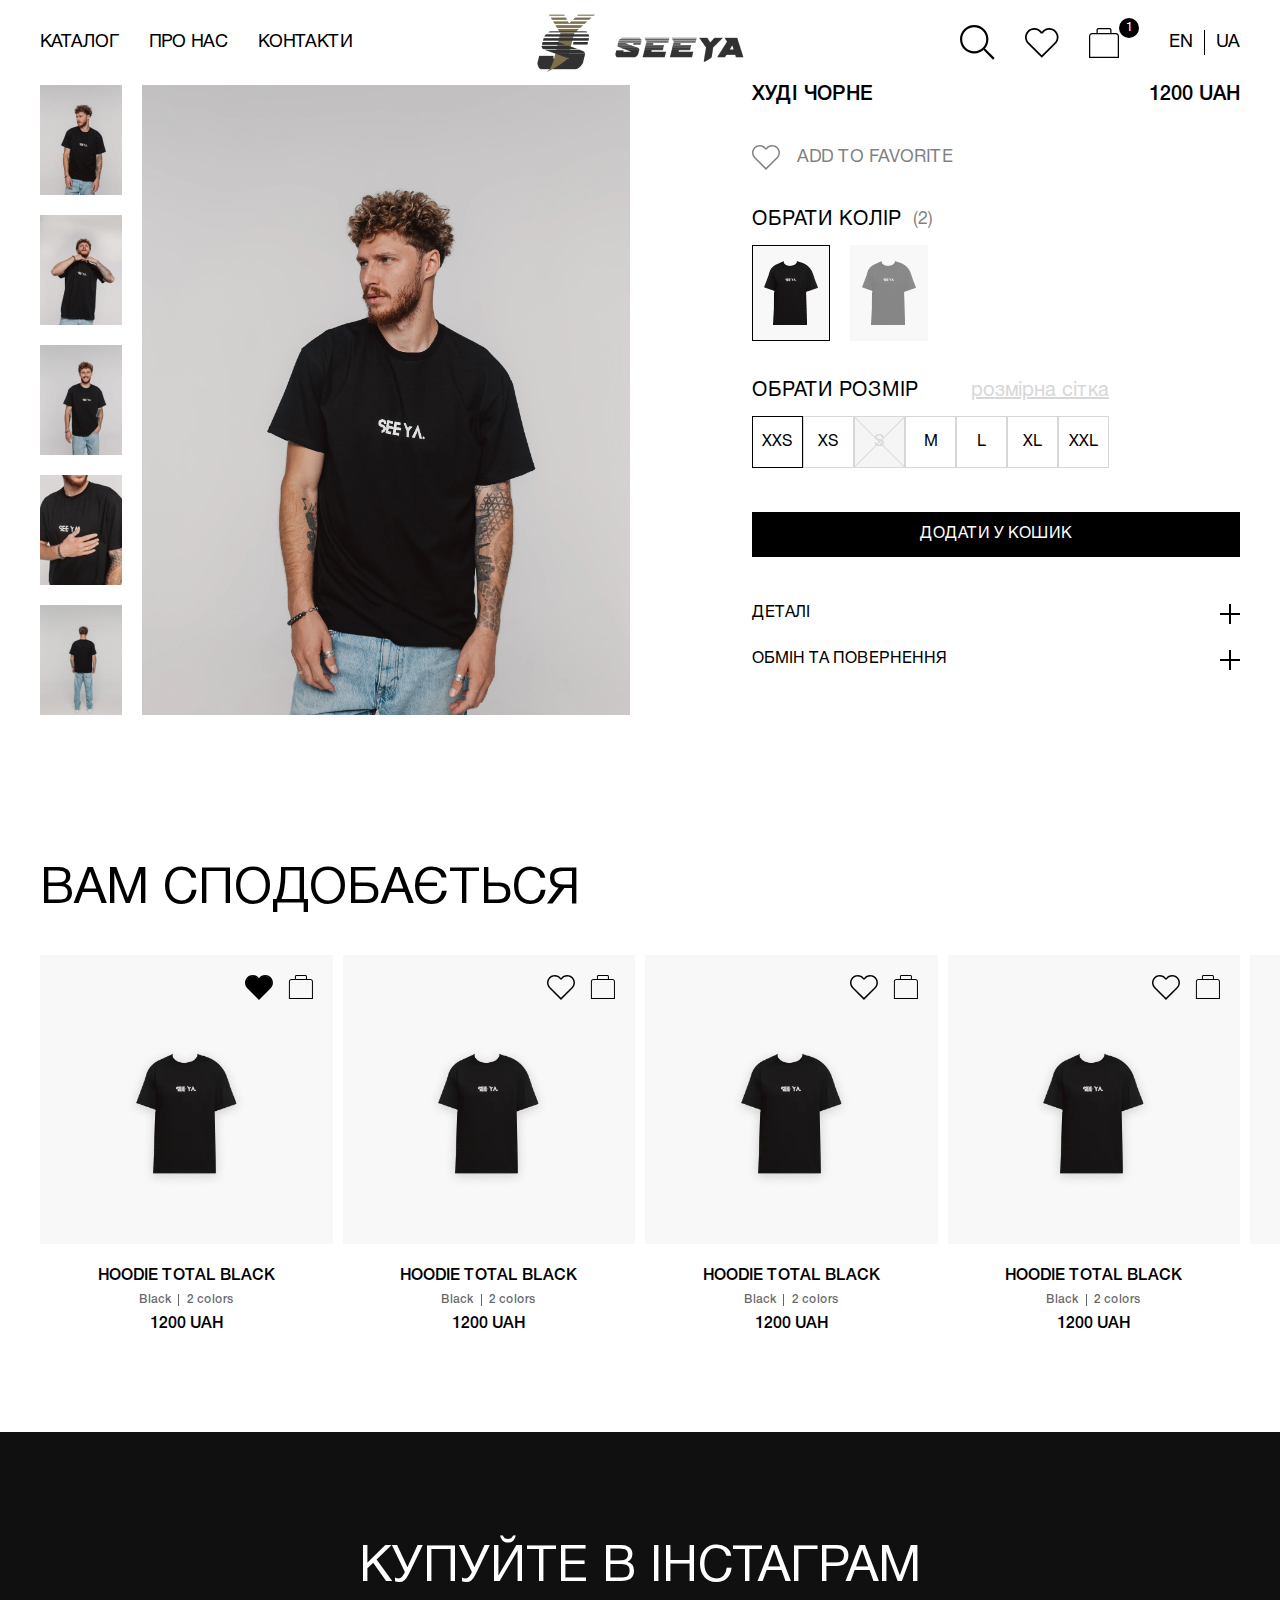
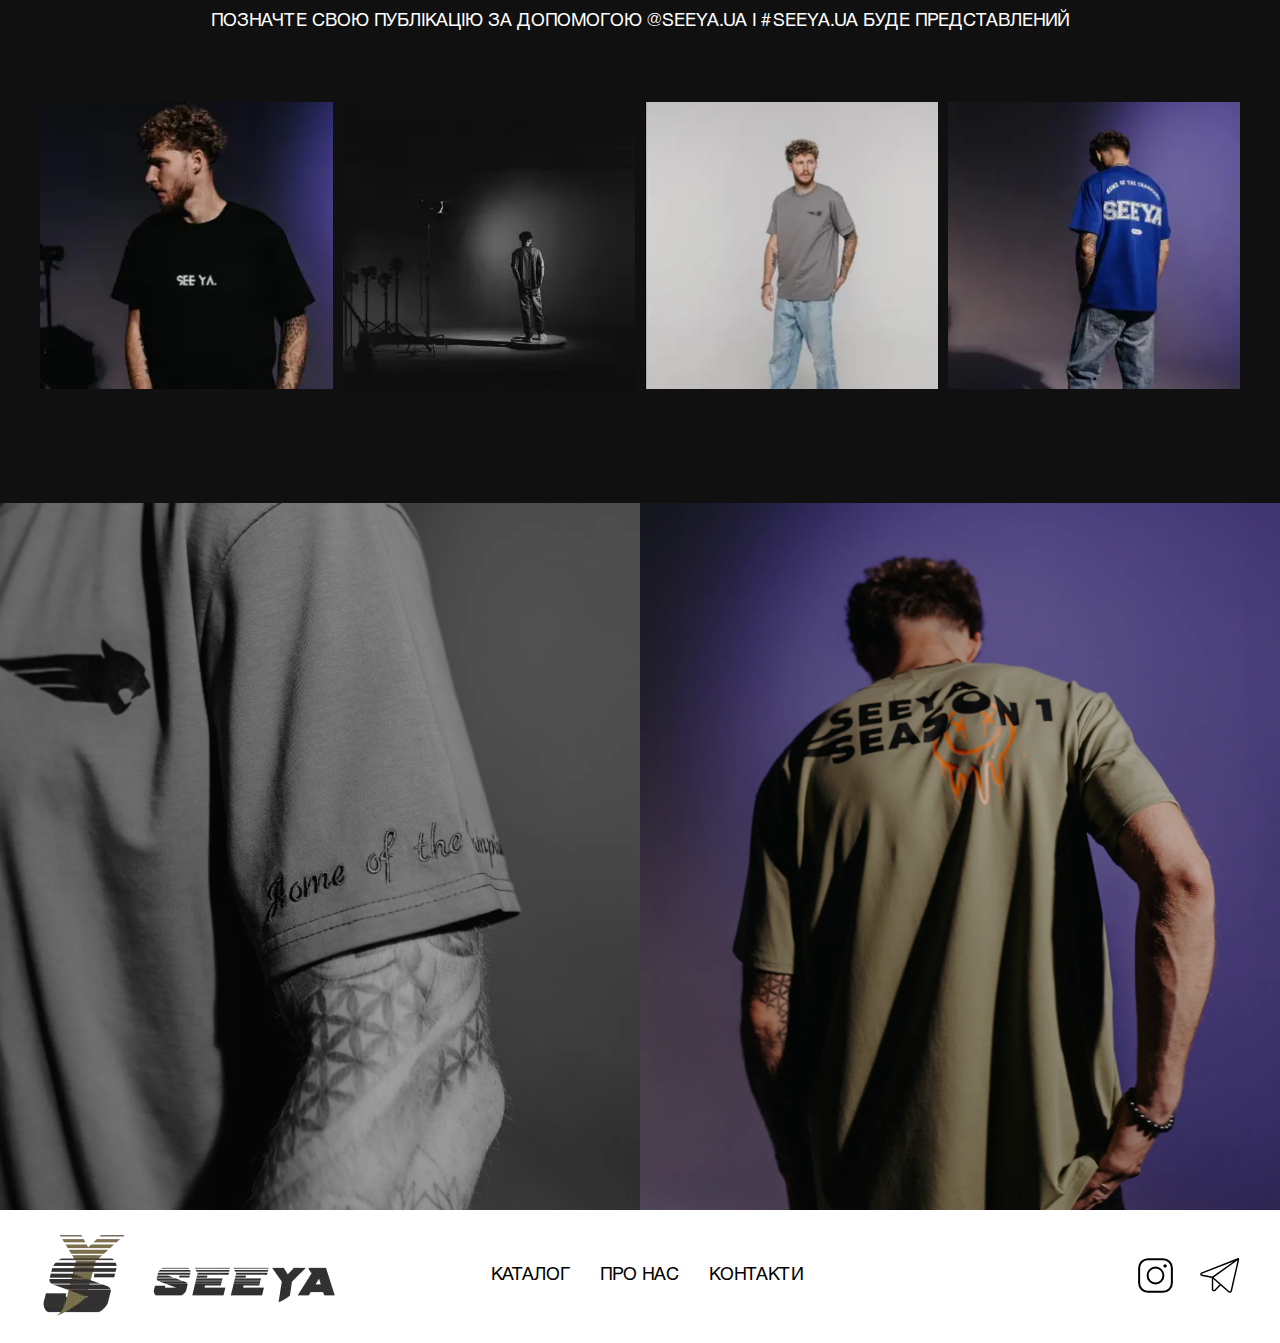
<file: product-ua.html>
<!DOCTYPE html>
<html lang="uk">

<head>
  <title>Product</title>
  <meta charset="UTF-8">
  <meta name="format-detection" content="telephone=no">
  <link rel="stylesheet" href="css/style.min.css?_v=20230922150041">
  <link rel="shortcut icon" href="img/favicon.png">
  <meta name="robots" content="noindex, nofollow">
  <meta name="viewport" content="width=device-width, initial-scale=1.0">
</head>

<body>

  <div class="wrapper">
    <header class="header">
      <div class="header__container">
        <div class="header__menu menu">
          <button class="menu__icon icon-menu" aria-label="Відкрити меню">
            <span></span>
          </button>
          <button class="menu__search">
            Відкрити пошук
            <svg width="35" height="35" viewBox="0 0 35 35" fill="none" xmlns="http://www.w3.org/2000/svg">
              <g>
                <path d="M14.2188 28.4375C6.34375 28.4375 0 22.0938 0 14.2188C0 6.34375 6.34375 0 14.2188 0C22.0938 0 28.4375 6.34375 28.4375 14.2188C28.4375 22.0938 22.0938 28.4375 14.2188 28.4375ZM14.2188 2.1875C7.54688 2.1875 2.1875 7.54688 2.1875 14.2188C2.1875 20.8906 7.54688 26.25 14.2188 26.25C20.8906 26.25 26.25 20.8906 26.25 14.2188C26.25 7.54688 20.8906 2.1875 14.2188 2.1875Z" />
                <path d="M24.8084 23.2608L34.6303 33.0827L33.0837 34.6292L23.2619 24.8074L24.8084 23.2608Z" />
              </g>
            </svg>
          </button>
          <nav class="menu__body">
            <ul class="menu__list">
              <li class="menu__item">
                <a class="menu__link" href="catalog-ua.html">КАТАЛОГ</a>
              </li>
              <li class="menu__item">
                <a class="menu__link" href="about-ua.html">ПРО НАС</a>
              </li>
              <li class="menu__item">
                <a class="menu__link" href="contacts-ua.html">КОНТАКТИ</a>
              </li>
            </ul>
          </nav>
        </div>
        <a class="header__logo" href="index-ua.html">
          <img class="header__img header__img_pc" srcset="img/logo@2x.png 2x" src="img/logo.png" width="210" height="68" alt="seeya logotype">
          <img class="header__img header__img_mob" srcset="img/logo-mob@2x.png 2x" src="img/logo-mob.png" width="210" height="68" alt="seeya logotype">
        </a>
        <ul class="header__actions actions-header">
          <div class="search">
            <form class="search__form" action="#">
              <input class="search__input input" autocomplete="no" type="text" name="seach" placeholder="SEARCH">
              <button class="search__btn">
                Search
                <svg width="35" height="35" viewBox="0 0 35 35" fill="none" xmlns="http://www.w3.org/2000/svg">
                  <path d="M14.2188 28.4375C6.34375 28.4375 0 22.0938 0 14.2188C0 6.34375 6.34375 0 14.2188 0C22.0938 0 28.4375 6.34375 28.4375 14.2188C28.4375 22.0938 22.0938 28.4375 14.2188 28.4375ZM14.2188 2.1875C7.54688 2.1875 2.1875 7.54688 2.1875 14.2188C2.1875 20.8906 7.54688 26.25 14.2188 26.25C20.8906 26.25 26.25 20.8906 26.25 14.2188C26.25 7.54688 20.8906 2.1875 14.2188 2.1875Z" fill="black" />
                  <path d="M24.8084 23.2608L34.6303 33.0827L33.0837 34.6292L23.2618 24.8074L24.8084 23.2608Z" fill="black" />
                </svg>
              </button>
            </form>
          </div>
          <li class="actions-header__item actions-header__item_search">
            <button class="actions-header__search">
              Відкрити пошук
              <svg width="35" height="35" viewBox="0 0 35 35" fill="none" xmlns="http://www.w3.org/2000/svg">
                <g>
                  <path d="M14.2188 28.4375C6.34375 28.4375 0 22.0938 0 14.2188C0 6.34375 6.34375 0 14.2188 0C22.0938 0 28.4375 6.34375 28.4375 14.2188C28.4375 22.0938 22.0938 28.4375 14.2188 28.4375ZM14.2188 2.1875C7.54688 2.1875 2.1875 7.54688 2.1875 14.2188C2.1875 20.8906 7.54688 26.25 14.2188 26.25C20.8906 26.25 26.25 20.8906 26.25 14.2188C26.25 7.54688 20.8906 2.1875 14.2188 2.1875Z" />
                  <path d="M24.8084 23.2608L34.6303 33.0827L33.0837 34.6292L23.2619 24.8074L24.8084 23.2608Z" />
                </g>
              </svg>
            </button>
          </li>
          <li class="actions-header__item actions-header__item_favorite">
            <a class="actions-header__favorite" href="">
              To favorite
              <svg width="34" height="30" viewBox="0 0 34 30" fill="none" xmlns="http://www.w3.org/2000/svg">
                <path d="M3.95294 14.5588C3.25439 13.8663 2.70104 13.0414 2.3253 12.1323C1.94955 11.2233 1.75897 10.2484 1.7647 9.26473C1.7647 7.27561 2.55488 5.36796 3.9614 3.96144C5.36792 2.55492 7.27557 1.76474 9.26469 1.76474C12.0529 1.76474 14.4882 3.28239 15.7765 5.54121H17.7529C18.408 4.39261 19.3556 3.43806 20.4994 2.7747C21.6433 2.11135 22.9424 1.76287 24.2647 1.76474C26.2538 1.76474 28.1614 2.55492 29.568 3.96144C30.9745 5.36796 31.7647 7.27561 31.7647 9.26473C31.7647 11.3294 30.8823 13.2353 29.5764 14.5588L16.7647 27.3529L3.95294 14.5588ZM30.8117 15.8118C32.4882 14.1177 33.5294 11.8236 33.5294 9.26473C33.5294 6.80758 32.5533 4.45107 30.8158 2.7136C29.0783 0.976135 26.7218 3.67937e-05 24.2647 3.67937e-05C21.1764 3.67937e-05 18.4412 1.50003 16.7647 3.82944C15.9092 2.6407 14.7825 1.67317 13.4781 1.00717C12.1737 0.341161 10.7293 -0.00410306 9.26469 3.67937e-05C6.80754 3.67937e-05 4.45103 0.976135 2.71357 2.7136C0.976099 4.45107 0 6.80758 0 9.26473C0 11.8236 1.04118 14.1177 2.71764 15.8118L16.7647 29.8588L30.8117 15.8118Z" />
              </svg>

            </a>
          </li>
          <li class="actions-header__item actions-header__item_cart">
            <a class="actions-header__cart" href="cart-ua.html">
              To cart
              <svg width="30" height="30" viewBox="0 0 30 30" fill="none" xmlns="http://www.w3.org/2000/svg">
                <path d="M26.875 5H22.5V1.875C22.5 0.8375 21.6625 0 20.625 0H9.375C8.3375 0 7.5 0.8375 7.5 1.875V5H3.125C1.4 5 0 6.4 0 8.125V30H30V8.125C30 6.4 28.6 5 26.875 5ZM8.75 1.875C8.75 1.525 9.025 1.25 9.375 1.25H20.625C20.975 1.25 21.25 1.525 21.25 1.875V5H8.75V1.875ZM28.75 28.75H1.25V8.125C1.25 7.0875 2.0875 6.25 3.125 6.25H26.875C27.9125 6.25 28.75 7.0875 28.75 8.125V28.75Z" />
              </svg>
            </a>
            <span class="actions-header__quantity">1</span>
          </li>

        </ul>
        <ul class="header__langs langs-header" data-da=".menu__body, 991">
          <li class="langs-header__item">
            <a class="langs-header__link" href="index.html">EN</a>
          </li>
          <li class="langs-header__item">
            <a class="langs-header__link" href="index-ua.html">UA</a>
          </li>
        </ul>
      </div>
    </header>
    <main class="page">
      <section class="product-page">
        <div class="product-page__container">
          <div class="product-page__left">
            <div class="left-product-nav">
              <div class="left-product-nav__slider swiper">
                <div class="left-product-nav__wrapper swiper-wrapper">
                  <div class="left-product-nav__slide swiper-slide">
                    <img srcset="img/product-page/01@2x.jpg" src="img/product-page/01.jpg" width="82" height="110" alt="">
                  </div>
                  <div class="left-product-nav__slide swiper-slide">
                    <img srcset="img/product-page/02@2x.jpg" src="img/product-page/02.jpg" width="82" height="110" alt="">
                  </div>
                  <div class="left-product-nav__slide swiper-slide">
                    <img srcset="img/product-page/03@2x.jpg" src="img/product-page/03.jpg" width="82" height="110" alt="">
                  </div>
                  <div class="left-product-nav__slide swiper-slide">
                    <img srcset="img/product-page/04@2x.jpg" src="img/product-page/04.jpg" width="82" height="110" alt="">
                  </div>
                  <div class="left-product-nav__slide swiper-slide">
                    <img srcset="img/product-page/05@2x.jpg" src="img/product-page/05.jpg" width="82" height="110" alt="">
                  </div>
                </div>
              </div>
            </div>
            <div class="main-product">
              <div class="main-product__slider swiper" data-gallery>
                <div class="main-product__wrapper swiper-wrapper">
                  <div class="main-product__slide swiper-slide" data-src="img/product-page/01@2x.jpg">
                    <picture>
                      <source srcset="img/product-page/01-big.webp" type="image/webp">
                      <img src="img/product-page/01-big.jpg" width="377" height="447" alt="">
                    </picture>
                  </div>
                  <div class="main-product__slide swiper-slide" data-src="img/product-page/02@2x.jpg">
                    <img srcset="img/product-page/02@2x.jpg 2x" src="img/product-page/02.jpg" width="377" height="447" alt="">
                  </div>
                  <div class="main-product__slide swiper-slide" data-src="img/product-page/03@2x.jpg">
                    <img srcset="img/product-page/03@2x.jpg 2x" src="img/product-page/03.jpg" width="377" height="447" alt="">
                  </div>
                  <div class="main-product__slide swiper-slide" data-src="img/product-page/04@2x.jpg">
                    <img srcset="img/product-page/04@2x.jpg 2x" src="img/product-page/04.jpg" width="377" height="447" alt="">
                  </div>
                  <div class="main-product__slide swiper-slide" data-src="img/product-page/05@2x.jpg">
                    <img srcset="img/product-page/05@2x.jpg 2x" src="img/product-page/05.jpg" width="377" height="447" alt="">
                  </div>
                </div>
              </div>
              <div class="main-product__pagination">
              </div>
              <button class="main-product__gallery"></button>
            </div>
          </div>
          <div class="product-page__right right-product">
            <div class="right-product__top">
              <h2 class="right-product__name">ХУДІ ЧОРНЕ</h2>
              <div class="right-product__price uah">1200</div>
            </div>
            <button class="right-product__favorite">
              <svg width="28" height="25" viewBox="0 0 28 25" fill="none" xmlns="http://www.w3.org/2000/svg">
                <path d="M3.29411 12.1324C2.71199 11.5553 2.25087 10.8678 1.93775 10.1103C1.62463 9.35271 1.46581 8.5403 1.47059 7.72061C1.47059 6.06301 2.12907 4.4733 3.30117 3.3012C4.47327 2.1291 6.06298 1.47062 7.72058 1.47062C10.0441 1.47062 12.0735 2.73532 13.147 4.61767H14.7941C15.34 3.66051 16.1297 2.86505 17.0829 2.31225C18.0361 1.75946 19.1187 1.46906 20.2206 1.47062C21.8782 1.47062 23.4679 2.1291 24.64 3.3012C25.8121 4.4733 26.4706 6.06301 26.4706 7.72061C26.4706 9.44119 25.7353 11.0294 24.647 12.1324L13.9706 22.7941L3.29411 12.1324ZM25.6764 13.1765C27.0735 11.7647 27.9411 9.85296 27.9411 7.72061C27.9411 5.67298 27.1277 3.70922 25.6798 2.26134C24.2319 0.813446 22.2682 3.06614e-05 20.2206 3.06614e-05C17.647 3.06614e-05 15.3676 1.25003 13.9706 3.1912C13.2577 2.20059 12.3187 1.39431 11.2317 0.839304C10.1448 0.284301 8.94106 -0.00341921 7.72058 3.06614e-05C5.67295 3.06614e-05 3.70919 0.813446 2.26131 2.26134C0.813416 3.70922 0 5.67298 0 7.72061C0 9.85296 0.867646 11.7647 2.2647 13.1765L13.9706 24.8824L25.6764 13.1765Z" fill="black" />
                <path class="hover" d="M1 5L4.5 1.5L9.5 1L14 4L17 1.5L20 1L22 1.5L26.5 4L27 10.5L14 24L1 10.5V5Z" fill="black" />
              </svg>
              <span>ADD TO FAVORITE</span>
            </button>
            <div class="right-product__colors">
              <h3 class="right-product__label right-product__label_mb">ОБРАТИ КОЛІР <span>2</span>
              </h3>
              <div class="right-product__options options-color">
                <div class="options-color__item">
                  <input class="options-color__input" hidden id="black" checked type="radio" value="black" name="color">
                  <label class="options-color__label" for="black">
                    <img srcset="img/product-page/colors/black@2x.png" src="img/product-page/colors/black.png" width="53" height="64" alt="black">
                  </label>
                </div>
                <div class="options-color__item">
                  <input class="options-color__input" hidden id="gray" type="radio" value="gray" name="color">
                  <label class="options-color__label" for="gray">
                    <img srcset="img/product-page/colors/gray@2x.png" src="img/product-page/colors/gray.png" width="53" height="64" alt="gray">
                  </label>
                </div>
              </div>
            </div>
            <div class="right-product__size size-product">
              <div class="size-product__top">
                <h3 class="right-product__label">ОБРАТИ РОЗМІР</h3>
                <button class="size-product__quide">розмірна сітка</button>
              </div>
              <div class="size-product__options options-size">
                <div class="options-size__item">
                  <input class="options-size__input" hidden id="xxs" checked type="radio" value="xxs" name="size">
                  <label class="options-size__label" for="xxs">XXS</label>
                </div>
                <div class="options-size__item">
                  <input class="options-size__input" hidden id="xs" type="radio" value="xs" name="size">
                  <label class="options-size__label" for="xs">XS</label>
                </div>
                <div class="options-size__item">
                  <input class="options-size__input" disabled hidden id="s" type="radio" value="s" name="size">
                  <label class="options-size__label" for="s">S</label>
                </div>
                <div class="options-size__item">
                  <input class="options-size__input" hidden id="m" type="radio" value="m" name="size">
                  <label class="options-size__label" for="m">M</label>
                </div>
                <div class="options-size__item">
                  <input class="options-size__input" hidden id="l" type="radio" value="l" name="size">
                  <label class="options-size__label" for="l">L</label>
                </div>
                <div class="options-size__item">
                  <input class="options-size__input" hidden id="xl" type="radio" value="xl" name="size">
                  <label class="options-size__label" for="xl">XL</label>
                </div>
                <div class="options-size__item">
                  <input class="options-size__input" hidden id="xxl" type="radio" value="xxl" name="size">
                  <label class="options-size__label" for="xxl">XXL</label>
                </div>
              </div>
            </div>
            <button class="right-product__add btn btn_b">ДОДАТИ У КОШИК</button>
            <ul class="right-product__spollers spollers" data-spollers>
              <li class="spollers__item">
                <button class="spollers__title" data-spoller>ДЕТАЛІ</button>
                <div class="spollers__body">
                  <p>RETURN and EXCHANGE POLICY:</p>
                  <ol>
                    <li>
                      You can request a return or exchange of the purchased product of proper quality within 14
                      calendar
                      days from the moment of receiving the product if you are not satisfied with the product’s
                      appearance
                      or if the size doesn’t fit.
                    </li>
                    <li>The cost of shipping for the return is the responsibility of the buyer.</li>
                  </ol>
                </div>
              </li>
              <li class="spollers__item">
                <button class="spollers__title" data-spoller>ОБМІН ТА ПОВЕРНЕННЯ</button>
                <div class="spollers__body">
                  <p>RETURN and EXCHANGE POLICY:</p>
                  <ol>
                    <li>
                      You can request a return or exchange of the purchased product of proper quality within 14
                      calendar
                      days from the moment of receiving the product if you are not satisfied with the product’s
                      appearance
                      or if the size doesn’t fit.
                    </li>
                    <li>
                      Please contact us before actually sending the product back to inform us about the return.
                    </li>
                    <li>
                      All returns received by us must undergo quality control: we accept only products that are in
                      perfect condition and show no signs of use (such as odors, wrinkles, stains, washing), and they
                      must
                      be in their original packaging. We reserve the right to reject the return of a product that does
                      not
                      pass this quality check.
                    </li>
                    <li>The cost of shipping for the return is the responsibility of the buyer.</li>
                  </ol>
                  <p>If you have any questions or specific requests, please feel free to contact us.</p>
                </div>
              </li>
            </ul>
          </div>
        </div>
      </section>
      <section class="sale">
        <div class="sale__container">
          <h2 class="sale__title title">ВАМ СПОДОБАЄТЬСЯ</h2>
          <div class="sale__slider swiper">
            <div class="sale__wrapper swiper-wrapper">
              <div class="sale__slide swiper-slide product">
                <div class="product__main">
                  <ul class="product__list">
                    <li class="product__item product__item_favorite">
                      <button class="product__btn product__btn_active product__btn_favorite">
                        <svg width="28" height="25" viewBox="0 0 28 25" fill="none" xmlns="http://www.w3.org/2000/svg">
                          <g>
                            <path d="M3.29411 12.1324C2.71199 11.5553 2.25087 10.8678 1.93775 10.1103C1.62463 9.35271 1.46581 8.5403 1.47059 7.72061C1.47059 6.06301 2.12907 4.4733 3.30117 3.3012C4.47327 2.1291 6.06298 1.47062 7.72058 1.47062C10.0441 1.47062 12.0735 2.73532 13.147 4.61767H14.7941C15.34 3.66051 16.1297 2.86505 17.0829 2.31225C18.0361 1.75946 19.1187 1.46906 20.2206 1.47062C21.8782 1.47062 23.4679 2.1291 24.64 3.3012C25.8121 4.4733 26.4706 6.06301 26.4706 7.72061C26.4706 9.44119 25.7353 11.0294 24.647 12.1324L13.9706 22.7941L3.29411 12.1324ZM25.6764 13.1765C27.0735 11.7647 27.9411 9.85296 27.9411 7.72061C27.9411 5.67298 27.1277 3.70922 25.6798 2.26134C24.2319 0.813446 22.2682 3.06614e-05 20.2206 3.06614e-05C17.647 3.06614e-05 15.3676 1.25003 13.9706 3.1912C13.2577 2.20059 12.3187 1.39431 11.2317 0.839304C10.1448 0.284301 8.94106 -0.00341921 7.72058 3.06614e-05C5.67295 3.06614e-05 3.70919 0.813446 2.26131 2.26134C0.813416 3.70922 0 5.67298 0 7.72061C0 9.85296 0.867646 11.7647 2.2647 13.1765L13.9706 24.8824L25.6764 13.1765Z" fill="black" />
                            <path class="hover" d="M1 5L4.5 1.5L9.5 1L14 4L17 1.5L20 1L22 1.5L26.5 4L27 10.5L14 24L1 10.5V5Z" />
                          </g>
                        </svg>
                      </button>
                    </li>
                    <li class="product__item product__item_card">
                      <button class="product__btn product__btn_card">
                        <svg width="26" height="25" viewBox="0 0 26 25" fill="none" xmlns="http://www.w3.org/2000/svg">
                          <g>
                            <path d="M23.337 4.16667H19.6912V1.5625C19.6912 0.697917 18.9932 0 18.1287 0H8.75366C7.88908 0 7.19116 0.697917 7.19116 1.5625V4.16667H3.54533C2.10783 4.16667 0.941162 5.33333 0.941162 6.77083V25H25.9412V6.77083C25.9412 5.33333 24.7745 4.16667 23.337 4.16667ZM8.23283 1.5625C8.23283 1.27083 8.462 1.04167 8.75366 1.04167H18.1287C18.4203 1.04167 18.6495 1.27083 18.6495 1.5625V4.16667H8.23283V1.5625ZM24.8995 23.9583H1.98283V6.77083C1.98283 5.90625 2.68075 5.20833 3.54533 5.20833H23.337C24.2016 5.20833 24.8995 5.90625 24.8995 6.77083V23.9583Z" fill="black" />
                            <path class="hover" d="M1 7C1 5.89543 1.89543 5 3 5H23C24.1046 5 25 5.89543 25 7V24H1V7Z" />
                          </g>
                        </svg>

                      </button>
                    </li>
                  </ul>
                  <picture>
                    <source srcset="img/products/01.webp, img/products/01@2x.webp 2x" type="image/webp">
                    <img srcset="img/products/01@2x.png 2x" src="img/products/01.png" width="173" height="198" alt="">
                  </picture>
                </div>
                <div class="product__bottom">
                  <a class="product__label" href="">HOODIE TOTAL BLACK</a>
                  <ul class="product__descr descr-product">
                    <li class="descr-product__item">Black</li>
                    <li class="descr-product__item">2 colors</li>
                  </ul>
                  <div class="product__price uah">1200</div>
                </div>
              </div>
              <div class="sale__slide swiper-slide product">
                <div class="product__main">
                  <ul class="product__list">
                    <li class="product__item product__item_favorite">
                      <button class="product__btn product__btn_favorite">
                        <svg width="28" height="25" viewBox="0 0 28 25" fill="none" xmlns="http://www.w3.org/2000/svg">
                          <g>
                            <path d="M3.29411 12.1324C2.71199 11.5553 2.25087 10.8678 1.93775 10.1103C1.62463 9.35271 1.46581 8.5403 1.47059 7.72061C1.47059 6.06301 2.12907 4.4733 3.30117 3.3012C4.47327 2.1291 6.06298 1.47062 7.72058 1.47062C10.0441 1.47062 12.0735 2.73532 13.147 4.61767H14.7941C15.34 3.66051 16.1297 2.86505 17.0829 2.31225C18.0361 1.75946 19.1187 1.46906 20.2206 1.47062C21.8782 1.47062 23.4679 2.1291 24.64 3.3012C25.8121 4.4733 26.4706 6.06301 26.4706 7.72061C26.4706 9.44119 25.7353 11.0294 24.647 12.1324L13.9706 22.7941L3.29411 12.1324ZM25.6764 13.1765C27.0735 11.7647 27.9411 9.85296 27.9411 7.72061C27.9411 5.67298 27.1277 3.70922 25.6798 2.26134C24.2319 0.813446 22.2682 3.06614e-05 20.2206 3.06614e-05C17.647 3.06614e-05 15.3676 1.25003 13.9706 3.1912C13.2577 2.20059 12.3187 1.39431 11.2317 0.839304C10.1448 0.284301 8.94106 -0.00341921 7.72058 3.06614e-05C5.67295 3.06614e-05 3.70919 0.813446 2.26131 2.26134C0.813416 3.70922 0 5.67298 0 7.72061C0 9.85296 0.867646 11.7647 2.2647 13.1765L13.9706 24.8824L25.6764 13.1765Z" fill="black" />
                            <path class="hover" d="M1 5L4.5 1.5L9.5 1L14 4L17 1.5L20 1L22 1.5L26.5 4L27 10.5L14 24L1 10.5V5Z" />
                          </g>
                        </svg>
                      </button>
                    </li>
                    <li class="product__item product__item_card">
                      <button class="product__btn product__btn_card">
                        <svg width="26" height="25" viewBox="0 0 26 25" fill="none" xmlns="http://www.w3.org/2000/svg">
                          <g>
                            <path d="M23.337 4.16667H19.6912V1.5625C19.6912 0.697917 18.9932 0 18.1287 0H8.75366C7.88908 0 7.19116 0.697917 7.19116 1.5625V4.16667H3.54533C2.10783 4.16667 0.941162 5.33333 0.941162 6.77083V25H25.9412V6.77083C25.9412 5.33333 24.7745 4.16667 23.337 4.16667ZM8.23283 1.5625C8.23283 1.27083 8.462 1.04167 8.75366 1.04167H18.1287C18.4203 1.04167 18.6495 1.27083 18.6495 1.5625V4.16667H8.23283V1.5625ZM24.8995 23.9583H1.98283V6.77083C1.98283 5.90625 2.68075 5.20833 3.54533 5.20833H23.337C24.2016 5.20833 24.8995 5.90625 24.8995 6.77083V23.9583Z" fill="black" />
                            <path class="hover" d="M1 7C1 5.89543 1.89543 5 3 5H23C24.1046 5 25 5.89543 25 7V24H1V7Z" />
                          </g>
                        </svg>

                      </button>
                    </li>
                  </ul>
                  <picture>
                    <source srcset="img/products/01.webp, img/products/01@2x.webp 2x" type="image/webp">
                    <img srcset="img/products/01@2x.png 2x" src="img/products/01.png" width="173" height="198" alt="">
                  </picture>
                </div>
                <div class="product__bottom">
                  <a class="product__label" href="">HOODIE TOTAL BLACK</a>
                  <ul class="product__descr descr-product">
                    <li class="descr-product__item">Black</li>
                    <li class="descr-product__item">2 colors</li>
                  </ul>
                  <div class="product__price uah">1200</div>
                </div>
              </div>
              <div class="sale__slide swiper-slide product">
                <div class="product__main">
                  <ul class="product__list">
                    <li class="product__item product__item_favorite">
                      <button class="product__btn product__btn_favorite">
                        <svg width="28" height="25" viewBox="0 0 28 25" fill="none" xmlns="http://www.w3.org/2000/svg">
                          <g>
                            <path d="M3.29411 12.1324C2.71199 11.5553 2.25087 10.8678 1.93775 10.1103C1.62463 9.35271 1.46581 8.5403 1.47059 7.72061C1.47059 6.06301 2.12907 4.4733 3.30117 3.3012C4.47327 2.1291 6.06298 1.47062 7.72058 1.47062C10.0441 1.47062 12.0735 2.73532 13.147 4.61767H14.7941C15.34 3.66051 16.1297 2.86505 17.0829 2.31225C18.0361 1.75946 19.1187 1.46906 20.2206 1.47062C21.8782 1.47062 23.4679 2.1291 24.64 3.3012C25.8121 4.4733 26.4706 6.06301 26.4706 7.72061C26.4706 9.44119 25.7353 11.0294 24.647 12.1324L13.9706 22.7941L3.29411 12.1324ZM25.6764 13.1765C27.0735 11.7647 27.9411 9.85296 27.9411 7.72061C27.9411 5.67298 27.1277 3.70922 25.6798 2.26134C24.2319 0.813446 22.2682 3.06614e-05 20.2206 3.06614e-05C17.647 3.06614e-05 15.3676 1.25003 13.9706 3.1912C13.2577 2.20059 12.3187 1.39431 11.2317 0.839304C10.1448 0.284301 8.94106 -0.00341921 7.72058 3.06614e-05C5.67295 3.06614e-05 3.70919 0.813446 2.26131 2.26134C0.813416 3.70922 0 5.67298 0 7.72061C0 9.85296 0.867646 11.7647 2.2647 13.1765L13.9706 24.8824L25.6764 13.1765Z" fill="black" />
                            <path class="hover" d="M1 5L4.5 1.5L9.5 1L14 4L17 1.5L20 1L22 1.5L26.5 4L27 10.5L14 24L1 10.5V5Z" />
                          </g>
                        </svg>
                      </button>
                    </li>
                    <li class="product__item product__item_card">
                      <button class="product__btn product__btn_card">
                        <svg width="26" height="25" viewBox="0 0 26 25" fill="none" xmlns="http://www.w3.org/2000/svg">
                          <g>
                            <path d="M23.337 4.16667H19.6912V1.5625C19.6912 0.697917 18.9932 0 18.1287 0H8.75366C7.88908 0 7.19116 0.697917 7.19116 1.5625V4.16667H3.54533C2.10783 4.16667 0.941162 5.33333 0.941162 6.77083V25H25.9412V6.77083C25.9412 5.33333 24.7745 4.16667 23.337 4.16667ZM8.23283 1.5625C8.23283 1.27083 8.462 1.04167 8.75366 1.04167H18.1287C18.4203 1.04167 18.6495 1.27083 18.6495 1.5625V4.16667H8.23283V1.5625ZM24.8995 23.9583H1.98283V6.77083C1.98283 5.90625 2.68075 5.20833 3.54533 5.20833H23.337C24.2016 5.20833 24.8995 5.90625 24.8995 6.77083V23.9583Z" fill="black" />
                            <path class="hover" d="M1 7C1 5.89543 1.89543 5 3 5H23C24.1046 5 25 5.89543 25 7V24H1V7Z" />
                          </g>
                        </svg>

                      </button>
                    </li>
                  </ul>
                  <picture>
                    <source srcset="img/products/01.webp, img/products/01@2x.webp 2x" type="image/webp">
                    <img srcset="img/products/01@2x.png 2x" src="img/products/01.png" width="173" height="198" alt="">
                  </picture>
                </div>
                <div class="product__bottom">
                  <a class="product__label" href="">HOODIE TOTAL BLACK</a>
                  <ul class="product__descr descr-product">
                    <li class="descr-product__item">Black</li>
                    <li class="descr-product__item">2 colors</li>
                  </ul>
                  <div class="product__price uah">1200</div>
                </div>
              </div>
              <div class="sale__slide swiper-slide product">
                <div class="product__main">
                  <ul class="product__list">
                    <li class="product__item product__item_favorite">
                      <button class="product__btn product__btn_favorite">
                        <svg width="28" height="25" viewBox="0 0 28 25" fill="none" xmlns="http://www.w3.org/2000/svg">
                          <g>
                            <path d="M3.29411 12.1324C2.71199 11.5553 2.25087 10.8678 1.93775 10.1103C1.62463 9.35271 1.46581 8.5403 1.47059 7.72061C1.47059 6.06301 2.12907 4.4733 3.30117 3.3012C4.47327 2.1291 6.06298 1.47062 7.72058 1.47062C10.0441 1.47062 12.0735 2.73532 13.147 4.61767H14.7941C15.34 3.66051 16.1297 2.86505 17.0829 2.31225C18.0361 1.75946 19.1187 1.46906 20.2206 1.47062C21.8782 1.47062 23.4679 2.1291 24.64 3.3012C25.8121 4.4733 26.4706 6.06301 26.4706 7.72061C26.4706 9.44119 25.7353 11.0294 24.647 12.1324L13.9706 22.7941L3.29411 12.1324ZM25.6764 13.1765C27.0735 11.7647 27.9411 9.85296 27.9411 7.72061C27.9411 5.67298 27.1277 3.70922 25.6798 2.26134C24.2319 0.813446 22.2682 3.06614e-05 20.2206 3.06614e-05C17.647 3.06614e-05 15.3676 1.25003 13.9706 3.1912C13.2577 2.20059 12.3187 1.39431 11.2317 0.839304C10.1448 0.284301 8.94106 -0.00341921 7.72058 3.06614e-05C5.67295 3.06614e-05 3.70919 0.813446 2.26131 2.26134C0.813416 3.70922 0 5.67298 0 7.72061C0 9.85296 0.867646 11.7647 2.2647 13.1765L13.9706 24.8824L25.6764 13.1765Z" fill="black" />
                            <path class="hover" d="M1 5L4.5 1.5L9.5 1L14 4L17 1.5L20 1L22 1.5L26.5 4L27 10.5L14 24L1 10.5V5Z" />
                          </g>
                        </svg>
                      </button>
                    </li>
                    <li class="product__item product__item_card">
                      <button class="product__btn product__btn_card">
                        <svg width="26" height="25" viewBox="0 0 26 25" fill="none" xmlns="http://www.w3.org/2000/svg">
                          <g>
                            <path d="M23.337 4.16667H19.6912V1.5625C19.6912 0.697917 18.9932 0 18.1287 0H8.75366C7.88908 0 7.19116 0.697917 7.19116 1.5625V4.16667H3.54533C2.10783 4.16667 0.941162 5.33333 0.941162 6.77083V25H25.9412V6.77083C25.9412 5.33333 24.7745 4.16667 23.337 4.16667ZM8.23283 1.5625C8.23283 1.27083 8.462 1.04167 8.75366 1.04167H18.1287C18.4203 1.04167 18.6495 1.27083 18.6495 1.5625V4.16667H8.23283V1.5625ZM24.8995 23.9583H1.98283V6.77083C1.98283 5.90625 2.68075 5.20833 3.54533 5.20833H23.337C24.2016 5.20833 24.8995 5.90625 24.8995 6.77083V23.9583Z" fill="black" />
                            <path class="hover" d="M1 7C1 5.89543 1.89543 5 3 5H23C24.1046 5 25 5.89543 25 7V24H1V7Z" />
                          </g>
                        </svg>

                      </button>
                    </li>
                  </ul>
                  <picture>
                    <source srcset="img/products/01.webp, img/products/01@2x.webp 2x" type="image/webp">
                    <img srcset="img/products/01@2x.png 2x" src="img/products/01.png" width="173" height="198" alt="">
                  </picture>
                </div>
                <div class="product__bottom">
                  <a class="product__label" href="">HOODIE TOTAL BLACK</a>
                  <ul class="product__descr descr-product">
                    <li class="descr-product__item">Black</li>
                    <li class="descr-product__item">2 colors</li>
                  </ul>
                  <div class="product__price uah">1200</div>
                </div>
              </div>
              <div class="sale__slide swiper-slide product">
                <div class="product__main">
                  <ul class="product__list">
                    <li class="product__item product__item_favorite">
                      <button class="product__btn product__btn_favorite">
                        <svg width="28" height="25" viewBox="0 0 28 25" fill="none" xmlns="http://www.w3.org/2000/svg">
                          <g>
                            <path d="M3.29411 12.1324C2.71199 11.5553 2.25087 10.8678 1.93775 10.1103C1.62463 9.35271 1.46581 8.5403 1.47059 7.72061C1.47059 6.06301 2.12907 4.4733 3.30117 3.3012C4.47327 2.1291 6.06298 1.47062 7.72058 1.47062C10.0441 1.47062 12.0735 2.73532 13.147 4.61767H14.7941C15.34 3.66051 16.1297 2.86505 17.0829 2.31225C18.0361 1.75946 19.1187 1.46906 20.2206 1.47062C21.8782 1.47062 23.4679 2.1291 24.64 3.3012C25.8121 4.4733 26.4706 6.06301 26.4706 7.72061C26.4706 9.44119 25.7353 11.0294 24.647 12.1324L13.9706 22.7941L3.29411 12.1324ZM25.6764 13.1765C27.0735 11.7647 27.9411 9.85296 27.9411 7.72061C27.9411 5.67298 27.1277 3.70922 25.6798 2.26134C24.2319 0.813446 22.2682 3.06614e-05 20.2206 3.06614e-05C17.647 3.06614e-05 15.3676 1.25003 13.9706 3.1912C13.2577 2.20059 12.3187 1.39431 11.2317 0.839304C10.1448 0.284301 8.94106 -0.00341921 7.72058 3.06614e-05C5.67295 3.06614e-05 3.70919 0.813446 2.26131 2.26134C0.813416 3.70922 0 5.67298 0 7.72061C0 9.85296 0.867646 11.7647 2.2647 13.1765L13.9706 24.8824L25.6764 13.1765Z" fill="black" />
                            <path class="hover" d="M1 5L4.5 1.5L9.5 1L14 4L17 1.5L20 1L22 1.5L26.5 4L27 10.5L14 24L1 10.5V5Z" />
                          </g>
                        </svg>
                      </button>
                    </li>
                    <li class="product__item product__item_card">
                      <button class="product__btn product__btn_card">
                        <svg width="26" height="25" viewBox="0 0 26 25" fill="none" xmlns="http://www.w3.org/2000/svg">
                          <g>
                            <path d="M23.337 4.16667H19.6912V1.5625C19.6912 0.697917 18.9932 0 18.1287 0H8.75366C7.88908 0 7.19116 0.697917 7.19116 1.5625V4.16667H3.54533C2.10783 4.16667 0.941162 5.33333 0.941162 6.77083V25H25.9412V6.77083C25.9412 5.33333 24.7745 4.16667 23.337 4.16667ZM8.23283 1.5625C8.23283 1.27083 8.462 1.04167 8.75366 1.04167H18.1287C18.4203 1.04167 18.6495 1.27083 18.6495 1.5625V4.16667H8.23283V1.5625ZM24.8995 23.9583H1.98283V6.77083C1.98283 5.90625 2.68075 5.20833 3.54533 5.20833H23.337C24.2016 5.20833 24.8995 5.90625 24.8995 6.77083V23.9583Z" fill="black" />
                            <path class="hover" d="M1 7C1 5.89543 1.89543 5 3 5H23C24.1046 5 25 5.89543 25 7V24H1V7Z" />
                          </g>
                        </svg>

                      </button>
                    </li>
                  </ul>
                  <picture>
                    <source srcset="img/products/01.webp, img/products/01@2x.webp 2x" type="image/webp">
                    <img srcset="img/products/01@2x.png 2x" src="img/products/01.png" width="173" height="198" alt="">
                  </picture>
                </div>
                <div class="product__bottom">
                  <a class="product__label" href="">HOODIE TOTAL BLACK</a>
                  <ul class="product__descr descr-product">
                    <li class="descr-product__item">Black</li>
                    <li class="descr-product__item">2 colors</li>
                  </ul>
                  <div class="product__price uah">1200</div>
                </div>
              </div>
              <div class="sale__slide swiper-slide product">
                <div class="product__main">
                  <ul class="product__list">
                    <li class="product__item product__item_favorite">
                      <button class="product__btn product__btn_favorite">
                        <svg width="28" height="25" viewBox="0 0 28 25" fill="none" xmlns="http://www.w3.org/2000/svg">
                          <g>
                            <path d="M3.29411 12.1324C2.71199 11.5553 2.25087 10.8678 1.93775 10.1103C1.62463 9.35271 1.46581 8.5403 1.47059 7.72061C1.47059 6.06301 2.12907 4.4733 3.30117 3.3012C4.47327 2.1291 6.06298 1.47062 7.72058 1.47062C10.0441 1.47062 12.0735 2.73532 13.147 4.61767H14.7941C15.34 3.66051 16.1297 2.86505 17.0829 2.31225C18.0361 1.75946 19.1187 1.46906 20.2206 1.47062C21.8782 1.47062 23.4679 2.1291 24.64 3.3012C25.8121 4.4733 26.4706 6.06301 26.4706 7.72061C26.4706 9.44119 25.7353 11.0294 24.647 12.1324L13.9706 22.7941L3.29411 12.1324ZM25.6764 13.1765C27.0735 11.7647 27.9411 9.85296 27.9411 7.72061C27.9411 5.67298 27.1277 3.70922 25.6798 2.26134C24.2319 0.813446 22.2682 3.06614e-05 20.2206 3.06614e-05C17.647 3.06614e-05 15.3676 1.25003 13.9706 3.1912C13.2577 2.20059 12.3187 1.39431 11.2317 0.839304C10.1448 0.284301 8.94106 -0.00341921 7.72058 3.06614e-05C5.67295 3.06614e-05 3.70919 0.813446 2.26131 2.26134C0.813416 3.70922 0 5.67298 0 7.72061C0 9.85296 0.867646 11.7647 2.2647 13.1765L13.9706 24.8824L25.6764 13.1765Z" fill="black" />
                            <path class="hover" d="M1 5L4.5 1.5L9.5 1L14 4L17 1.5L20 1L22 1.5L26.5 4L27 10.5L14 24L1 10.5V5Z" />
                          </g>
                        </svg>
                      </button>
                    </li>
                    <li class="product__item product__item_card">
                      <button class="product__btn product__btn_card">
                        <svg width="26" height="25" viewBox="0 0 26 25" fill="none" xmlns="http://www.w3.org/2000/svg">
                          <g>
                            <path d="M23.337 4.16667H19.6912V1.5625C19.6912 0.697917 18.9932 0 18.1287 0H8.75366C7.88908 0 7.19116 0.697917 7.19116 1.5625V4.16667H3.54533C2.10783 4.16667 0.941162 5.33333 0.941162 6.77083V25H25.9412V6.77083C25.9412 5.33333 24.7745 4.16667 23.337 4.16667ZM8.23283 1.5625C8.23283 1.27083 8.462 1.04167 8.75366 1.04167H18.1287C18.4203 1.04167 18.6495 1.27083 18.6495 1.5625V4.16667H8.23283V1.5625ZM24.8995 23.9583H1.98283V6.77083C1.98283 5.90625 2.68075 5.20833 3.54533 5.20833H23.337C24.2016 5.20833 24.8995 5.90625 24.8995 6.77083V23.9583Z" fill="black" />
                            <path class="hover" d="M1 7C1 5.89543 1.89543 5 3 5H23C24.1046 5 25 5.89543 25 7V24H1V7Z" />
                          </g>
                        </svg>

                      </button>
                    </li>
                  </ul>
                  <picture>
                    <source srcset="img/products/01.webp, img/products/01@2x.webp 2x" type="image/webp">
                    <img srcset="img/products/01@2x.png 2x" src="img/products/01.png" width="173" height="198" alt="">
                  </picture>
                </div>
                <div class="product__bottom">
                  <a class="product__label" href="">HOODIE TOTAL BLACK</a>
                  <ul class="product__descr descr-product">
                    <li class="descr-product__item">Black</li>
                    <li class="descr-product__item">2 colors</li>
                  </ul>
                  <div class="product__price uah">1200</div>
                </div>
              </div>
            </div>
          </div>
        </div>
      </section>
      <section class="inst">
        <div class="inst__container">
          <h2 class="inst__title title">КУПУЙТЕ В ІНСТАГРАМ</h2>
          <h3 class="inst__subtitle">ПОЗНАЧТЕ СВОЮ ПУБЛІКАЦІЮ ЗА ДОПОМОГОЮ @SEEYA.UA І #SEEYA.UA БУДЕ ПРЕДСТАВЛЕНИЙ</h3>
          <ul class="inst__columns">
            <li class="inst__column">
              <a class="inst__link" href="">
                <picture>
                  <source srcset="img/inst/01.webp, img/inst/01@2x.webp" type="image/webp">
                  <img srcset="img/inst/01@2x.jpg" src="img/inst/01.jpg" width="292" height="289" alt="">
                </picture>
              </a>
            </li>
            <li class="inst__column">
              <a class="inst__link" href="">
                <picture>
                  <source srcset="img/inst/02.webp, img/inst/02@2x.webp" type="image/webp">
                  <img srcset="img/inst/02@2x.jpg" src="img/inst/02.jpg" width="292" height="289" alt="">
                </picture>
              </a>
            </li>
            <li class="inst__column">
              <a class="inst__link" href="">
                <picture>
                  <source srcset="img/inst/03.webp, img/inst/03@2x.webp" type="image/webp">
                  <img srcset="img/inst/03@2x.jpg" src="img/inst/03.jpg" width="292" height="289" alt="">
                </picture>
              </a>
            </li>
            <li class="inst__column">
              <a class="inst__link" href="">
                <picture>
                  <source srcset="img/inst/04.webp, img/inst/04@2x.webp" type="image/webp">
                  <img srcset="img/inst/04@2x.jpg" src="img/inst/04.jpg" width="292" height="289" alt="">
                </picture>
              </a>
            </li>
          </ul>
        </div>
      </section>
      <div class="bottom-images">
        <ul class="bottom-images__columns">
          <li class="bottom-images__column">
            <picture>
              <source srcset="img/bottom-images/01.webp, img/bottom-images/01@2x.webp" type="image/webp">
              <img srcset="img/bottom-images/01@2x.jpg" src="img/bottom-images/01.jpg" width="721" height="795" alt="">
            </picture>
          </li>
          <li class="bottom-images__column">
            <picture>
              <source srcset="img/bottom-images/02.webp, img/bottom-images/02@2x.webp" type="image/webp">
              <img srcset="img/bottom-images/02@2x.jpg" src="img/bottom-images/02.jpg" width="721" height="795" alt="">
            </picture>
          </li>
        </ul>
      </div>
    </main>
    <footer class="footer">
      <div class="footer__container">
        <a class="footer__logo" href="">
          <picture>
            <source srcset="img/footer-logo.webp, img/footer-logo@2x.webp 2x" type="image/webp">
            <img srcset="img/footer-logo@2x.png 2x" src="img/footer-logo.png" alt="seeya logotype" width="297" height="96">
          </picture>
        </a>
        <nav class="footer__menu menu-footer">
          <ul class="menu-footer__list">
            <li class="menu-footer__item">
              <a class="menu-footer__link" href="">КАТАЛОГ</a>
            </li>
            <li class="menu-footer__item">
              <a class="menu-footer__link" href="">ПРО НАС</a>
            </li>
            <li class="menu-footer__item">
              <a class="menu-footer__link" href="">КОНТАКТИ</a>
            </li>
          </ul>
        </nav>
        <ul class="footer__socials socials-footer">
          <li class="socials-footer__item">
            <a class="socials-footer__link" href="">
              Instagram
              <svg width="35" height="35" viewBox="0 0 35 35" fill="none" xmlns="http://www.w3.org/2000/svg">
                <g clip-path="url(#clip0_3_139)">
                  <path d="M25.0495 1.12988H9.95052C5.07852 1.12988 1.12982 5.07928 1.12982 9.95058V25.0496C1.12982 29.9216 5.07922 33.8703 9.95122 33.8703H25.0488C29.9208 33.8703 33.8702 29.9209 33.8702 25.0489V9.95058C33.8702 5.07858 29.9215 1.12988 25.0495 1.12988Z" fill="white" />
                  <path d="M25.0495 1.12988H9.95052C5.07852 1.12988 1.12982 5.07928 1.12982 9.95058V25.0496C1.12982 29.9216 5.07922 33.8703 9.95122 33.8703H25.0488C29.9208 33.8703 33.8702 29.9209 33.8702 25.0489V9.95058C33.8702 5.07858 29.9215 1.12988 25.0495 1.12988Z" stroke="black" stroke-width="2" stroke-miterlimit="10" />
                  <path d="M17.5 25.4029C21.8647 25.4029 25.403 21.8646 25.403 17.4999C25.403 13.1352 21.8647 9.59692 17.5 9.59692C13.1353 9.59692 9.59698 13.1352 9.59698 17.4999C9.59698 21.8646 13.1353 25.4029 17.5 25.4029Z" stroke="black" stroke-width="2" stroke-miterlimit="10" />
                  <path d="M27.0963 9.59705C28.0315 9.59705 28.7896 8.83893 28.7896 7.90375C28.7896 6.96857 28.0315 6.21045 27.0963 6.21045C26.1611 6.21045 25.403 6.96857 25.403 7.90375C25.403 8.83893 26.1611 9.59705 27.0963 9.59705Z" fill="black" />
                </g>
                <defs>
                  <clipPath id="clip0_3_139">
                    <rect width="35" height="35" fill="white" />
                  </clipPath>
                </defs>
              </svg>
            </a>
          </li>
          <li class="socials-footer__item">
            <a class="socials-footer__link" href="">
              Telegram
              <svg width="40" height="35" viewBox="0 0 40 35" fill="none" xmlns="http://www.w3.org/2000/svg">
                <g clip-path="url(#clip0_3_135)">
                  <path d="M39.0386 0.221209C38.9135 0.113071 38.7612 0.0412095 38.5981 0.0134006C38.4351 -0.0144083 38.2676 0.00289457 38.1137 0.0634367L1.36191 14.4461C0.987254 14.5915 0.670022 14.8548 0.458027 15.1962C0.246032 15.5376 0.150761 15.9387 0.186575 16.339C0.222388 16.7393 0.387344 17.1171 0.656581 17.4155C0.925818 17.7138 1.28475 17.9166 1.67927 17.9932L11.7876 19.9772V31.1917C11.7875 31.6255 11.9171 32.0495 12.1598 32.4092C12.4025 32.7688 12.7471 33.0477 13.1495 33.2101C13.4084 33.3139 13.6847 33.3675 13.9637 33.3678C14.2557 33.3672 14.5446 33.3077 14.8132 33.1931C15.0817 33.0784 15.3245 32.9109 15.5269 32.7005L20.6047 27.4414L28.4026 34.28C28.7979 34.6287 29.3063 34.822 29.8334 34.8241C30.0636 34.8231 30.2923 34.787 30.5116 34.7171C30.8707 34.6034 31.1936 34.3976 31.4482 34.1201C31.7027 33.8426 31.8801 33.5032 31.9624 33.1357L39.3287 1.10981C39.3656 0.949308 39.3581 0.781789 39.307 0.625237C39.2559 0.468685 39.1631 0.32901 39.0386 0.221209ZM1.63211 16.2088C1.62148 16.1211 1.64124 16.0323 1.6881 15.9574C1.73496 15.8825 1.80609 15.8259 1.88963 15.7971L33.5619 3.40204L12.3443 18.608L1.96035 16.5697C1.87234 16.5568 1.79152 16.5137 1.73167 16.4479C1.67181 16.3821 1.63663 16.2976 1.63211 16.2088ZM14.4842 31.6922C14.3839 31.7955 14.2551 31.8666 14.1143 31.8965C13.9734 31.9264 13.8269 31.9137 13.6933 31.86C13.5597 31.8064 13.4451 31.7141 13.3641 31.5951C13.283 31.4761 13.2393 31.3357 13.2383 31.1917V20.9818L19.5093 26.4766L14.4842 31.6922ZM30.5479 32.8057C30.5199 32.9288 30.4601 33.0425 30.3747 33.1355C30.2892 33.2285 30.1809 33.2975 30.0605 33.3358C29.9402 33.3741 29.8119 33.3803 29.6884 33.3538C29.5649 33.3273 29.4505 33.269 29.3565 33.1847L13.679 19.4368L37.5624 2.32121L30.5479 32.8057Z" fill="black" />
                </g>
                <defs>
                  <clipPath id="clip0_3_135">
                    <rect width="39.375" height="35" fill="white" />
                  </clipPath>
                </defs>
              </svg>

            </a>
          </li>
        </ul>
      </div>
    </footer>
  </div>

  <!-- <script src="https://api-maps.yandex.ru/2.1/?apikey=51092280-e018-4241-bc97-180570de25d4&lang=ru_RU&_v=20230922150041"></script> -->
  <script src="js/app.min.js?_v=20230922150041"></script>

</body>

</html>
</file>
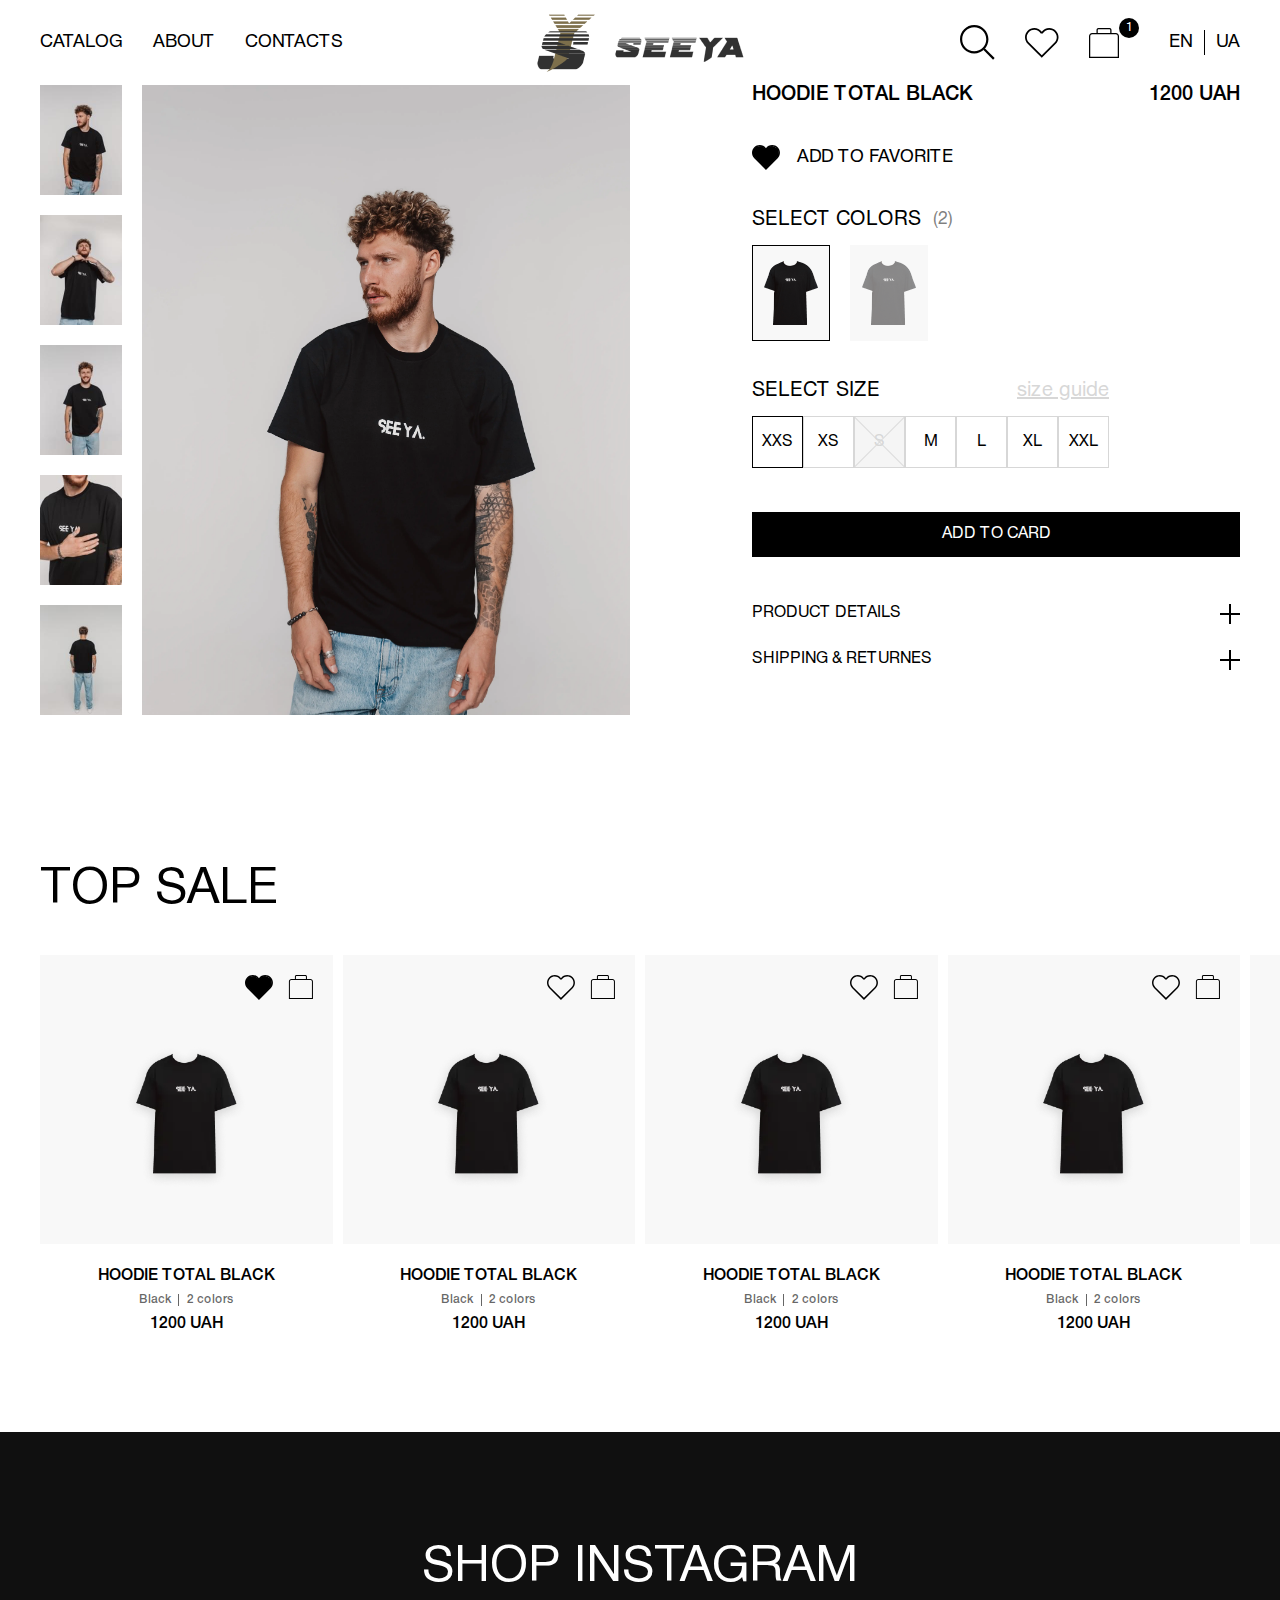
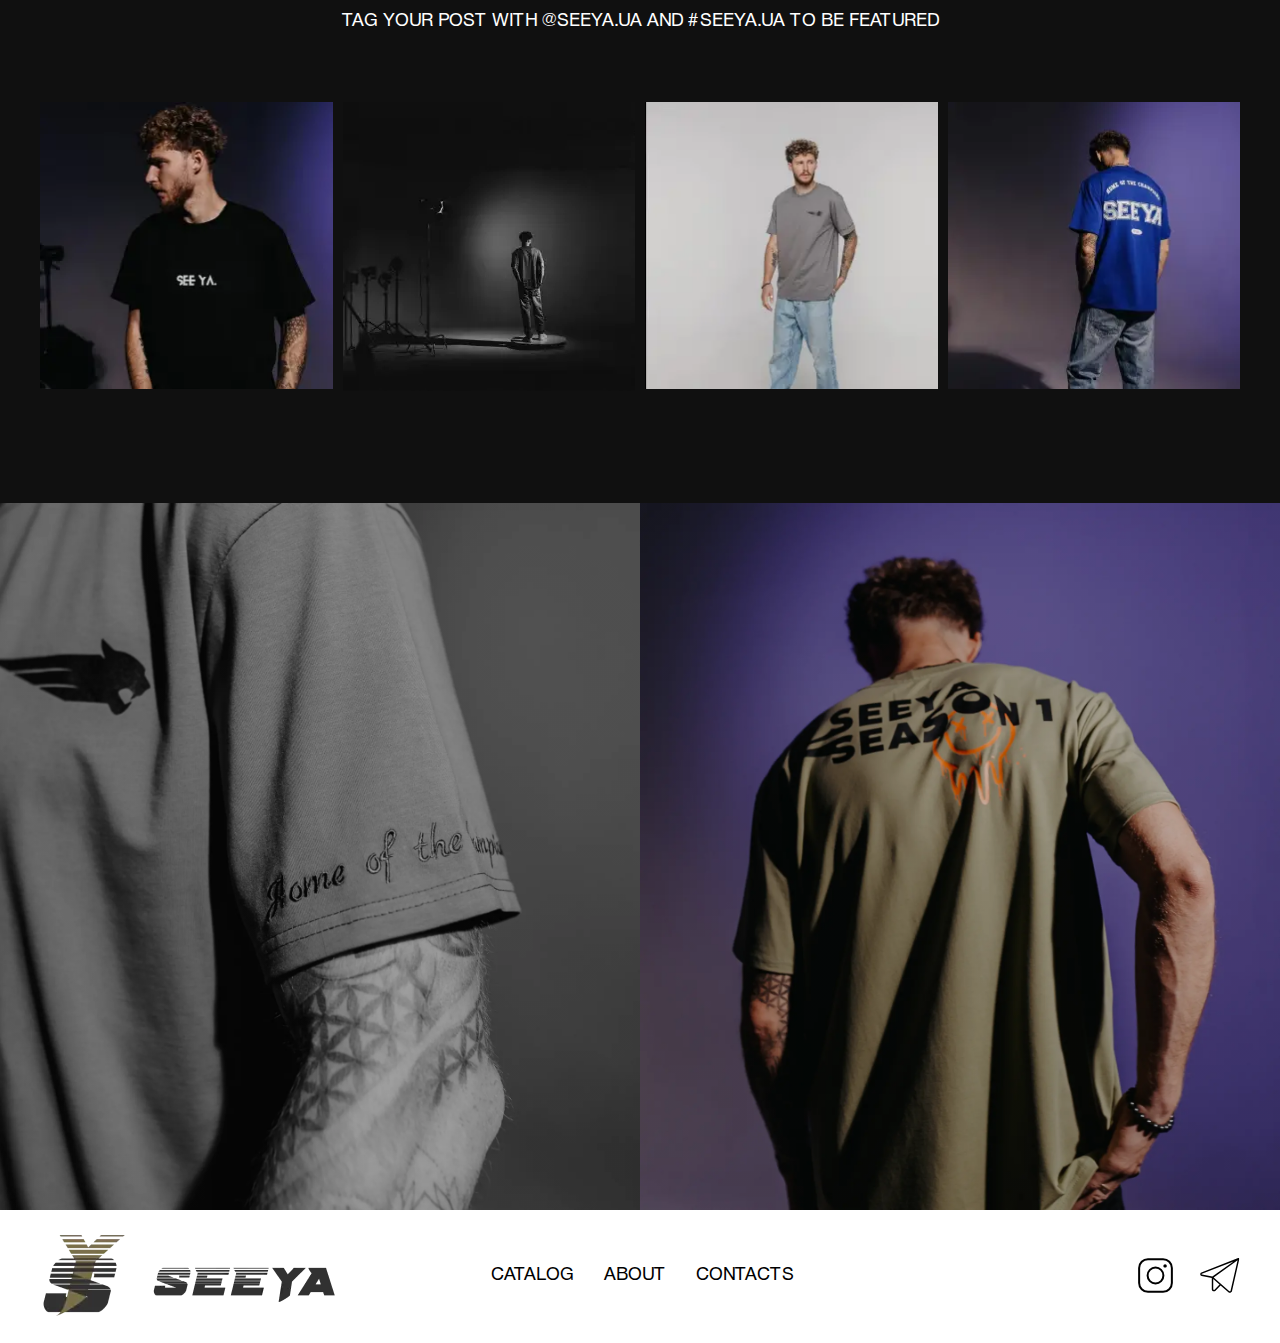
<file: product.html>
<!DOCTYPE html>
<html lang="en">

<head>
  <title>Product</title>
  <meta charset="UTF-8">
  <meta name="format-detection" content="telephone=no">
  <link rel="stylesheet" href="css/style.min.css?_v=20230922150041">
  <link rel="shortcut icon" href="img/favicon.png">
  <meta name="robots" content="noindex, nofollow">
  <meta name="viewport" content="width=device-width, initial-scale=1.0">
</head>

<body>

  <div class="wrapper">
    <header class="header">
      <div class="header__container">
        <div class="header__menu menu">
          <button class="menu__icon icon-menu" aria-label="Open menu">
            <span></span>
          </button>
          <button class="menu__search">
            Open search
            <svg width="35" height="35" viewBox="0 0 35 35" fill="none" xmlns="http://www.w3.org/2000/svg">
              <g>
                <path d="M14.2188 28.4375C6.34375 28.4375 0 22.0938 0 14.2188C0 6.34375 6.34375 0 14.2188 0C22.0938 0 28.4375 6.34375 28.4375 14.2188C28.4375 22.0938 22.0938 28.4375 14.2188 28.4375ZM14.2188 2.1875C7.54688 2.1875 2.1875 7.54688 2.1875 14.2188C2.1875 20.8906 7.54688 26.25 14.2188 26.25C20.8906 26.25 26.25 20.8906 26.25 14.2188C26.25 7.54688 20.8906 2.1875 14.2188 2.1875Z" />
                <path d="M24.8084 23.2608L34.6303 33.0827L33.0837 34.6292L23.2619 24.8074L24.8084 23.2608Z" />
              </g>
            </svg>
          </button>
          <nav class="menu__body">
            <ul class="menu__list">
              <li class="menu__item">
                <a class="menu__link" href="catalog.html">CATALOG</a>
              </li>
              <li class="menu__item">
                <a class="menu__link" href="about.html">ABOUT</a>
              </li>
              <li class="menu__item">
                <a class="menu__link" href="contacts.html">CONTACTS</a>
              </li>
            </ul>
          </nav>
        </div>
        <a class="header__logo" href="index.html">
          <img class="header__img header__img_pc" srcset="img/logo@2x.png 2x" src="img/logo.png" width="210" height="68" alt="seeya logotype">
          <img class="header__img header__img_mob" srcset="img/logo-mob@2x.png 2x" src="img/logo-mob.png" width="210" height="68" alt="seeya logotype">
        </a>
        <ul class="header__actions actions-header">
          <div class="search">
            <form class="search__form" action="#">
              <input class="search__input input" autocomplete="no" type="text" name="seach" placeholder="SEARCH">
              <button class="search__btn">
                Search
                <svg width="35" height="35" viewBox="0 0 35 35" fill="none" xmlns="http://www.w3.org/2000/svg">
                  <path d="M14.2188 28.4375C6.34375 28.4375 0 22.0938 0 14.2188C0 6.34375 6.34375 0 14.2188 0C22.0938 0 28.4375 6.34375 28.4375 14.2188C28.4375 22.0938 22.0938 28.4375 14.2188 28.4375ZM14.2188 2.1875C7.54688 2.1875 2.1875 7.54688 2.1875 14.2188C2.1875 20.8906 7.54688 26.25 14.2188 26.25C20.8906 26.25 26.25 20.8906 26.25 14.2188C26.25 7.54688 20.8906 2.1875 14.2188 2.1875Z" fill="black" />
                  <path d="M24.8084 23.2608L34.6303 33.0827L33.0837 34.6292L23.2618 24.8074L24.8084 23.2608Z" fill="black" />
                </svg>
              </button>
            </form>
          </div>
          <li class="actions-header__item actions-header__item_search">
            <button class="actions-header__search">
              Open search
              <svg width="35" height="35" viewBox="0 0 35 35" fill="none" xmlns="http://www.w3.org/2000/svg">
                <g>
                  <path d="M14.2188 28.4375C6.34375 28.4375 0 22.0938 0 14.2188C0 6.34375 6.34375 0 14.2188 0C22.0938 0 28.4375 6.34375 28.4375 14.2188C28.4375 22.0938 22.0938 28.4375 14.2188 28.4375ZM14.2188 2.1875C7.54688 2.1875 2.1875 7.54688 2.1875 14.2188C2.1875 20.8906 7.54688 26.25 14.2188 26.25C20.8906 26.25 26.25 20.8906 26.25 14.2188C26.25 7.54688 20.8906 2.1875 14.2188 2.1875Z" />
                  <path d="M24.8084 23.2608L34.6303 33.0827L33.0837 34.6292L23.2619 24.8074L24.8084 23.2608Z" />
                </g>
              </svg>
            </button>
          </li>
          <li class="actions-header__item actions-header__item_favorite">
            <a class="actions-header__favorite" href="">
              To favorite
              <svg width="34" height="30" viewBox="0 0 34 30" fill="none" xmlns="http://www.w3.org/2000/svg">
                <path d="M3.95294 14.5588C3.25439 13.8663 2.70104 13.0414 2.3253 12.1323C1.94955 11.2233 1.75897 10.2484 1.7647 9.26473C1.7647 7.27561 2.55488 5.36796 3.9614 3.96144C5.36792 2.55492 7.27557 1.76474 9.26469 1.76474C12.0529 1.76474 14.4882 3.28239 15.7765 5.54121H17.7529C18.408 4.39261 19.3556 3.43806 20.4994 2.7747C21.6433 2.11135 22.9424 1.76287 24.2647 1.76474C26.2538 1.76474 28.1614 2.55492 29.568 3.96144C30.9745 5.36796 31.7647 7.27561 31.7647 9.26473C31.7647 11.3294 30.8823 13.2353 29.5764 14.5588L16.7647 27.3529L3.95294 14.5588ZM30.8117 15.8118C32.4882 14.1177 33.5294 11.8236 33.5294 9.26473C33.5294 6.80758 32.5533 4.45107 30.8158 2.7136C29.0783 0.976135 26.7218 3.67937e-05 24.2647 3.67937e-05C21.1764 3.67937e-05 18.4412 1.50003 16.7647 3.82944C15.9092 2.6407 14.7825 1.67317 13.4781 1.00717C12.1737 0.341161 10.7293 -0.00410306 9.26469 3.67937e-05C6.80754 3.67937e-05 4.45103 0.976135 2.71357 2.7136C0.976099 4.45107 0 6.80758 0 9.26473C0 11.8236 1.04118 14.1177 2.71764 15.8118L16.7647 29.8588L30.8117 15.8118Z" />
              </svg>

            </a>
          </li>
          <li class="actions-header__item actions-header__item_cart">
            <a class="actions-header__cart" href="cart.html">
              To cart
              <svg width="30" height="30" viewBox="0 0 30 30" fill="none" xmlns="http://www.w3.org/2000/svg">
                <path d="M26.875 5H22.5V1.875C22.5 0.8375 21.6625 0 20.625 0H9.375C8.3375 0 7.5 0.8375 7.5 1.875V5H3.125C1.4 5 0 6.4 0 8.125V30H30V8.125C30 6.4 28.6 5 26.875 5ZM8.75 1.875C8.75 1.525 9.025 1.25 9.375 1.25H20.625C20.975 1.25 21.25 1.525 21.25 1.875V5H8.75V1.875ZM28.75 28.75H1.25V8.125C1.25 7.0875 2.0875 6.25 3.125 6.25H26.875C27.9125 6.25 28.75 7.0875 28.75 8.125V28.75Z" />
              </svg>
            </a>
            <span class="actions-header__quantity">1</span>
          </li>

        </ul>
        <ul class="header__langs langs-header" data-da=".menu__body, 991">
          <li class="langs-header__item">
            <a class="langs-header__link" href="index.html">EN</a>
          </li>
          <li class="langs-header__item">
            <a class="langs-header__link" href="index-ua.html">UA</a>
          </li>
        </ul>
      </div>
    </header>
    <main class="page">
      <section class="product-page">
        <div class="product-page__container">
          <div class="product-page__left">
            <div class="left-product-nav">
              <div class="left-product-nav__slider swiper">
                <div class="left-product-nav__wrapper swiper-wrapper">
                  <div class="left-product-nav__slide swiper-slide">
                    <img srcset="img/product-page/01@2x.jpg" src="img/product-page/01.jpg" width="82" height="110" alt="">
                  </div>
                  <div class="left-product-nav__slide swiper-slide">
                    <img srcset="img/product-page/02@2x.jpg" src="img/product-page/02.jpg" width="82" height="110" alt="">
                  </div>
                  <div class="left-product-nav__slide swiper-slide">
                    <img srcset="img/product-page/03@2x.jpg" src="img/product-page/03.jpg" width="82" height="110" alt="">
                  </div>
                  <div class="left-product-nav__slide swiper-slide">
                    <img srcset="img/product-page/04@2x.jpg" src="img/product-page/04.jpg" width="82" height="110" alt="">
                  </div>
                  <div class="left-product-nav__slide swiper-slide">
                    <img srcset="img/product-page/05@2x.jpg" src="img/product-page/05.jpg" width="82" height="110" alt="">
                  </div>
                </div>
              </div>
            </div>
            <div class="main-product">
              <div class="main-product__slider swiper" data-gallery>
                <div class="main-product__wrapper swiper-wrapper">
                  <div class="main-product__slide swiper-slide" data-src="img/product-page/01@2x.jpg">
                    <picture>
                      <source srcset="img/product-page/01-big.webp" type="image/webp">
                      <img src="img/product-page/01-big.jpg" width="377" height="447" alt="">
                    </picture>
                  </div>
                  <div class="main-product__slide swiper-slide" data-src="img/product-page/02@2x.jpg">
                    <img srcset="img/product-page/02@2x.jpg 2x" src="img/product-page/02.jpg" width="377" height="447" alt="">
                  </div>
                  <div class="main-product__slide swiper-slide" data-src="img/product-page/03@2x.jpg">
                    <img srcset="img/product-page/03@2x.jpg 2x" src="img/product-page/03.jpg" width="377" height="447" alt="">
                  </div>
                  <div class="main-product__slide swiper-slide" data-src="img/product-page/04@2x.jpg">
                    <img srcset="img/product-page/04@2x.jpg 2x" src="img/product-page/04.jpg" width="377" height="447" alt="">
                  </div>
                  <div class="main-product__slide swiper-slide" data-src="img/product-page/05@2x.jpg">
                    <img srcset="img/product-page/05@2x.jpg 2x" src="img/product-page/05.jpg" width="377" height="447" alt="">
                  </div>
                </div>
              </div>
              <div class="main-product__pagination">
              </div>
              <button class="main-product__gallery"></button>
            </div>
          </div>
          <div class="product-page__right right-product">
            <div class="right-product__top">
              <h2 class="right-product__name">HOODIE TOTAL BLACK</h2>
              <div class="right-product__price uah">1200</div>
            </div>
            <button class="right-product__favorite right-product__favorite_active">
              <svg width="28" height="25" viewBox="0 0 28 25" fill="none" xmlns="http://www.w3.org/2000/svg">
                <path d="M3.29411 12.1324C2.71199 11.5553 2.25087 10.8678 1.93775 10.1103C1.62463 9.35271 1.46581 8.5403 1.47059 7.72061C1.47059 6.06301 2.12907 4.4733 3.30117 3.3012C4.47327 2.1291 6.06298 1.47062 7.72058 1.47062C10.0441 1.47062 12.0735 2.73532 13.147 4.61767H14.7941C15.34 3.66051 16.1297 2.86505 17.0829 2.31225C18.0361 1.75946 19.1187 1.46906 20.2206 1.47062C21.8782 1.47062 23.4679 2.1291 24.64 3.3012C25.8121 4.4733 26.4706 6.06301 26.4706 7.72061C26.4706 9.44119 25.7353 11.0294 24.647 12.1324L13.9706 22.7941L3.29411 12.1324ZM25.6764 13.1765C27.0735 11.7647 27.9411 9.85296 27.9411 7.72061C27.9411 5.67298 27.1277 3.70922 25.6798 2.26134C24.2319 0.813446 22.2682 3.06614e-05 20.2206 3.06614e-05C17.647 3.06614e-05 15.3676 1.25003 13.9706 3.1912C13.2577 2.20059 12.3187 1.39431 11.2317 0.839304C10.1448 0.284301 8.94106 -0.00341921 7.72058 3.06614e-05C5.67295 3.06614e-05 3.70919 0.813446 2.26131 2.26134C0.813416 3.70922 0 5.67298 0 7.72061C0 9.85296 0.867646 11.7647 2.2647 13.1765L13.9706 24.8824L25.6764 13.1765Z" fill="black" />
                <path class="hover" d="M1 5L4.5 1.5L9.5 1L14 4L17 1.5L20 1L22 1.5L26.5 4L27 10.5L14 24L1 10.5V5Z" fill="black" />
              </svg>
              <span>ADD TO FAVORITE</span>
            </button>
            <div class="right-product__colors">
              <h3 class="right-product__label right-product__label_mb">SELECT COLORS <span>2</span>
              </h3>
              <div class="right-product__options options-color">
                <div class="options-color__item">
                  <input class="options-color__input" hidden id="black" checked type="radio" value="black" name="color">
                  <label class="options-color__label" for="black">
                    <img srcset="img/product-page/colors/black@2x.png" src="img/product-page/colors/black.png" width="53" height="64" alt="black">
                  </label>
                </div>
                <div class="options-color__item">
                  <input class="options-color__input" hidden id="gray" type="radio" value="gray" name="color">
                  <label class="options-color__label" for="gray">
                    <img srcset="img/product-page/colors/gray@2x.png" src="img/product-page/colors/gray.png" width="53" height="64" alt="gray">
                  </label>
                </div>
              </div>
            </div>
            <div class="right-product__size size-product">
              <div class="size-product__top">
                <h3 class="right-product__label">SELECT SIZE</h3>
                <button class="size-product__quide">size guide</button>
              </div>
              <div class="size-product__options options-size">
                <div class="options-size__item">
                  <input class="options-size__input" hidden id="xxs" checked type="radio" value="xxs" name="size">
                  <label class="options-size__label" for="xxs">XXS</label>
                </div>
                <div class="options-size__item">
                  <input class="options-size__input" hidden id="xs" type="radio" value="xs" name="size">
                  <label class="options-size__label" for="xs">XS</label>
                </div>
                <div class="options-size__item">
                  <input class="options-size__input" disabled hidden id="s" type="radio" value="s" name="size">
                  <label class="options-size__label" for="s">S</label>
                </div>
                <div class="options-size__item">
                  <input class="options-size__input" hidden id="m" type="radio" value="m" name="size">
                  <label class="options-size__label" for="m">M</label>
                </div>
                <div class="options-size__item">
                  <input class="options-size__input" hidden id="l" type="radio" value="l" name="size">
                  <label class="options-size__label" for="l">L</label>
                </div>
                <div class="options-size__item">
                  <input class="options-size__input" hidden id="xl" type="radio" value="xl" name="size">
                  <label class="options-size__label" for="xl">XL</label>
                </div>
                <div class="options-size__item">
                  <input class="options-size__input" hidden id="xxl" type="radio" value="xxl" name="size">
                  <label class="options-size__label" for="xxl">XXL</label>
                </div>
              </div>
            </div>
            <button class="right-product__add btn btn_b">ADD TO CARD</button>
            <ul class="right-product__spollers spollers" data-spollers>
              <li class="spollers__item">
                <button class="spollers__title" data-spoller>PRODUCT DETAILS</button>
                <div class="spollers__body">
                  <p>RETURN and EXCHANGE POLICY:</p>
                  <ol>
                    <li>
                      You can request a return or exchange of the purchased product of proper quality within 14
                      calendar
                      days from the moment of receiving the product if you are not satisfied with the product’s
                      appearance
                      or if the size doesn’t fit.
                    </li>
                    <li>The cost of shipping for the return is the responsibility of the buyer.</li>
                  </ol>
                </div>
              </li>
              <li class="spollers__item">
                <button class="spollers__title" data-spoller>SHIPPING & RETURNES</button>
                <div class="spollers__body">
                  <p>RETURN and EXCHANGE POLICY:</p>
                  <ol>
                    <li>
                      You can request a return or exchange of the purchased product of proper quality within 14
                      calendar
                      days from the moment of receiving the product if you are not satisfied with the product’s
                      appearance
                      or if the size doesn’t fit.
                    </li>
                    <li>
                      Please contact us before actually sending the product back to inform us about the return.
                    </li>
                    <li>
                      All returns received by us must undergo quality control: we accept only products that are in
                      perfect condition and show no signs of use (such as odors, wrinkles, stains, washing), and they
                      must
                      be in their original packaging. We reserve the right to reject the return of a product that does
                      not
                      pass this quality check.
                    </li>
                    <li>The cost of shipping for the return is the responsibility of the buyer.</li>
                  </ol>
                  <p>If you have any questions or specific requests, please feel free to contact us.</p>
                </div>
              </li>
            </ul>
          </div>
        </div>
      </section>
      <section class="sale">
        <div class="sale__container">
          <h2 class="sale__title title">TOP SALE</h2>
          <div class="sale__slider swiper">
            <div class="sale__wrapper swiper-wrapper">
              <div class="sale__slide swiper-slide product">
                <div class="product__main">
                  <ul class="product__list">
                    <li class="product__item product__item_favorite">
                      <button class="product__btn product__btn_active product__btn_favorite">
                        <svg width="28" height="25" viewBox="0 0 28 25" fill="none" xmlns="http://www.w3.org/2000/svg">
                          <g>
                            <path d="M3.29411 12.1324C2.71199 11.5553 2.25087 10.8678 1.93775 10.1103C1.62463 9.35271 1.46581 8.5403 1.47059 7.72061C1.47059 6.06301 2.12907 4.4733 3.30117 3.3012C4.47327 2.1291 6.06298 1.47062 7.72058 1.47062C10.0441 1.47062 12.0735 2.73532 13.147 4.61767H14.7941C15.34 3.66051 16.1297 2.86505 17.0829 2.31225C18.0361 1.75946 19.1187 1.46906 20.2206 1.47062C21.8782 1.47062 23.4679 2.1291 24.64 3.3012C25.8121 4.4733 26.4706 6.06301 26.4706 7.72061C26.4706 9.44119 25.7353 11.0294 24.647 12.1324L13.9706 22.7941L3.29411 12.1324ZM25.6764 13.1765C27.0735 11.7647 27.9411 9.85296 27.9411 7.72061C27.9411 5.67298 27.1277 3.70922 25.6798 2.26134C24.2319 0.813446 22.2682 3.06614e-05 20.2206 3.06614e-05C17.647 3.06614e-05 15.3676 1.25003 13.9706 3.1912C13.2577 2.20059 12.3187 1.39431 11.2317 0.839304C10.1448 0.284301 8.94106 -0.00341921 7.72058 3.06614e-05C5.67295 3.06614e-05 3.70919 0.813446 2.26131 2.26134C0.813416 3.70922 0 5.67298 0 7.72061C0 9.85296 0.867646 11.7647 2.2647 13.1765L13.9706 24.8824L25.6764 13.1765Z" fill="black" />
                            <path class="hover" d="M1 5L4.5 1.5L9.5 1L14 4L17 1.5L20 1L22 1.5L26.5 4L27 10.5L14 24L1 10.5V5Z" />
                          </g>
                        </svg>
                      </button>
                    </li>
                    <li class="product__item product__item_card">
                      <button class="product__btn product__btn_card">
                        <svg width="26" height="25" viewBox="0 0 26 25" fill="none" xmlns="http://www.w3.org/2000/svg">
                          <g>
                            <path d="M23.337 4.16667H19.6912V1.5625C19.6912 0.697917 18.9932 0 18.1287 0H8.75366C7.88908 0 7.19116 0.697917 7.19116 1.5625V4.16667H3.54533C2.10783 4.16667 0.941162 5.33333 0.941162 6.77083V25H25.9412V6.77083C25.9412 5.33333 24.7745 4.16667 23.337 4.16667ZM8.23283 1.5625C8.23283 1.27083 8.462 1.04167 8.75366 1.04167H18.1287C18.4203 1.04167 18.6495 1.27083 18.6495 1.5625V4.16667H8.23283V1.5625ZM24.8995 23.9583H1.98283V6.77083C1.98283 5.90625 2.68075 5.20833 3.54533 5.20833H23.337C24.2016 5.20833 24.8995 5.90625 24.8995 6.77083V23.9583Z" fill="black" />
                            <path class="hover" d="M1 7C1 5.89543 1.89543 5 3 5H23C24.1046 5 25 5.89543 25 7V24H1V7Z" />
                          </g>
                        </svg>

                      </button>
                    </li>
                  </ul>
                  <picture>
                    <source srcset="img/products/01.webp, img/products/01@2x.webp 2x" type="image/webp">
                    <img srcset="img/products/01@2x.png 2x" src="img/products/01.png" width="173" height="198" alt="">
                  </picture>
                </div>
                <div class="product__bottom">
                  <a class="product__label" href="">HOODIE TOTAL BLACK</a>
                  <ul class="product__descr descr-product">
                    <li class="descr-product__item">Black</li>
                    <li class="descr-product__item">2 colors</li>
                  </ul>
                  <div class="product__price uah">1200</div>
                </div>
              </div>
              <div class="sale__slide swiper-slide product">
                <div class="product__main">
                  <ul class="product__list">
                    <li class="product__item product__item_favorite">
                      <button class="product__btn product__btn_favorite">
                        <svg width="28" height="25" viewBox="0 0 28 25" fill="none" xmlns="http://www.w3.org/2000/svg">
                          <g>
                            <path d="M3.29411 12.1324C2.71199 11.5553 2.25087 10.8678 1.93775 10.1103C1.62463 9.35271 1.46581 8.5403 1.47059 7.72061C1.47059 6.06301 2.12907 4.4733 3.30117 3.3012C4.47327 2.1291 6.06298 1.47062 7.72058 1.47062C10.0441 1.47062 12.0735 2.73532 13.147 4.61767H14.7941C15.34 3.66051 16.1297 2.86505 17.0829 2.31225C18.0361 1.75946 19.1187 1.46906 20.2206 1.47062C21.8782 1.47062 23.4679 2.1291 24.64 3.3012C25.8121 4.4733 26.4706 6.06301 26.4706 7.72061C26.4706 9.44119 25.7353 11.0294 24.647 12.1324L13.9706 22.7941L3.29411 12.1324ZM25.6764 13.1765C27.0735 11.7647 27.9411 9.85296 27.9411 7.72061C27.9411 5.67298 27.1277 3.70922 25.6798 2.26134C24.2319 0.813446 22.2682 3.06614e-05 20.2206 3.06614e-05C17.647 3.06614e-05 15.3676 1.25003 13.9706 3.1912C13.2577 2.20059 12.3187 1.39431 11.2317 0.839304C10.1448 0.284301 8.94106 -0.00341921 7.72058 3.06614e-05C5.67295 3.06614e-05 3.70919 0.813446 2.26131 2.26134C0.813416 3.70922 0 5.67298 0 7.72061C0 9.85296 0.867646 11.7647 2.2647 13.1765L13.9706 24.8824L25.6764 13.1765Z" fill="black" />
                            <path class="hover" d="M1 5L4.5 1.5L9.5 1L14 4L17 1.5L20 1L22 1.5L26.5 4L27 10.5L14 24L1 10.5V5Z" />
                          </g>
                        </svg>
                      </button>
                    </li>
                    <li class="product__item product__item_card">
                      <button class="product__btn product__btn_card">
                        <svg width="26" height="25" viewBox="0 0 26 25" fill="none" xmlns="http://www.w3.org/2000/svg">
                          <g>
                            <path d="M23.337 4.16667H19.6912V1.5625C19.6912 0.697917 18.9932 0 18.1287 0H8.75366C7.88908 0 7.19116 0.697917 7.19116 1.5625V4.16667H3.54533C2.10783 4.16667 0.941162 5.33333 0.941162 6.77083V25H25.9412V6.77083C25.9412 5.33333 24.7745 4.16667 23.337 4.16667ZM8.23283 1.5625C8.23283 1.27083 8.462 1.04167 8.75366 1.04167H18.1287C18.4203 1.04167 18.6495 1.27083 18.6495 1.5625V4.16667H8.23283V1.5625ZM24.8995 23.9583H1.98283V6.77083C1.98283 5.90625 2.68075 5.20833 3.54533 5.20833H23.337C24.2016 5.20833 24.8995 5.90625 24.8995 6.77083V23.9583Z" fill="black" />
                            <path class="hover" d="M1 7C1 5.89543 1.89543 5 3 5H23C24.1046 5 25 5.89543 25 7V24H1V7Z" />
                          </g>
                        </svg>

                      </button>
                    </li>
                  </ul>
                  <picture>
                    <source srcset="img/products/01.webp, img/products/01@2x.webp 2x" type="image/webp">
                    <img srcset="img/products/01@2x.png 2x" src="img/products/01.png" width="173" height="198" alt="">
                  </picture>
                </div>
                <div class="product__bottom">
                  <a class="product__label" href="">HOODIE TOTAL BLACK</a>
                  <ul class="product__descr descr-product">
                    <li class="descr-product__item">Black</li>
                    <li class="descr-product__item">2 colors</li>
                  </ul>
                  <div class="product__price uah">1200</div>
                </div>
              </div>
              <div class="sale__slide swiper-slide product">
                <div class="product__main">
                  <ul class="product__list">
                    <li class="product__item product__item_favorite">
                      <button class="product__btn product__btn_favorite">
                        <svg width="28" height="25" viewBox="0 0 28 25" fill="none" xmlns="http://www.w3.org/2000/svg">
                          <g>
                            <path d="M3.29411 12.1324C2.71199 11.5553 2.25087 10.8678 1.93775 10.1103C1.62463 9.35271 1.46581 8.5403 1.47059 7.72061C1.47059 6.06301 2.12907 4.4733 3.30117 3.3012C4.47327 2.1291 6.06298 1.47062 7.72058 1.47062C10.0441 1.47062 12.0735 2.73532 13.147 4.61767H14.7941C15.34 3.66051 16.1297 2.86505 17.0829 2.31225C18.0361 1.75946 19.1187 1.46906 20.2206 1.47062C21.8782 1.47062 23.4679 2.1291 24.64 3.3012C25.8121 4.4733 26.4706 6.06301 26.4706 7.72061C26.4706 9.44119 25.7353 11.0294 24.647 12.1324L13.9706 22.7941L3.29411 12.1324ZM25.6764 13.1765C27.0735 11.7647 27.9411 9.85296 27.9411 7.72061C27.9411 5.67298 27.1277 3.70922 25.6798 2.26134C24.2319 0.813446 22.2682 3.06614e-05 20.2206 3.06614e-05C17.647 3.06614e-05 15.3676 1.25003 13.9706 3.1912C13.2577 2.20059 12.3187 1.39431 11.2317 0.839304C10.1448 0.284301 8.94106 -0.00341921 7.72058 3.06614e-05C5.67295 3.06614e-05 3.70919 0.813446 2.26131 2.26134C0.813416 3.70922 0 5.67298 0 7.72061C0 9.85296 0.867646 11.7647 2.2647 13.1765L13.9706 24.8824L25.6764 13.1765Z" fill="black" />
                            <path class="hover" d="M1 5L4.5 1.5L9.5 1L14 4L17 1.5L20 1L22 1.5L26.5 4L27 10.5L14 24L1 10.5V5Z" />
                          </g>
                        </svg>
                      </button>
                    </li>
                    <li class="product__item product__item_card">
                      <button class="product__btn product__btn_card">
                        <svg width="26" height="25" viewBox="0 0 26 25" fill="none" xmlns="http://www.w3.org/2000/svg">
                          <g>
                            <path d="M23.337 4.16667H19.6912V1.5625C19.6912 0.697917 18.9932 0 18.1287 0H8.75366C7.88908 0 7.19116 0.697917 7.19116 1.5625V4.16667H3.54533C2.10783 4.16667 0.941162 5.33333 0.941162 6.77083V25H25.9412V6.77083C25.9412 5.33333 24.7745 4.16667 23.337 4.16667ZM8.23283 1.5625C8.23283 1.27083 8.462 1.04167 8.75366 1.04167H18.1287C18.4203 1.04167 18.6495 1.27083 18.6495 1.5625V4.16667H8.23283V1.5625ZM24.8995 23.9583H1.98283V6.77083C1.98283 5.90625 2.68075 5.20833 3.54533 5.20833H23.337C24.2016 5.20833 24.8995 5.90625 24.8995 6.77083V23.9583Z" fill="black" />
                            <path class="hover" d="M1 7C1 5.89543 1.89543 5 3 5H23C24.1046 5 25 5.89543 25 7V24H1V7Z" />
                          </g>
                        </svg>

                      </button>
                    </li>
                  </ul>
                  <picture>
                    <source srcset="img/products/01.webp, img/products/01@2x.webp 2x" type="image/webp">
                    <img srcset="img/products/01@2x.png 2x" src="img/products/01.png" width="173" height="198" alt="">
                  </picture>
                </div>
                <div class="product__bottom">
                  <a class="product__label" href="">HOODIE TOTAL BLACK</a>
                  <ul class="product__descr descr-product">
                    <li class="descr-product__item">Black</li>
                    <li class="descr-product__item">2 colors</li>
                  </ul>
                  <div class="product__price uah">1200</div>
                </div>
              </div>
              <div class="sale__slide swiper-slide product">
                <div class="product__main">
                  <ul class="product__list">
                    <li class="product__item product__item_favorite">
                      <button class="product__btn product__btn_favorite">
                        <svg width="28" height="25" viewBox="0 0 28 25" fill="none" xmlns="http://www.w3.org/2000/svg">
                          <g>
                            <path d="M3.29411 12.1324C2.71199 11.5553 2.25087 10.8678 1.93775 10.1103C1.62463 9.35271 1.46581 8.5403 1.47059 7.72061C1.47059 6.06301 2.12907 4.4733 3.30117 3.3012C4.47327 2.1291 6.06298 1.47062 7.72058 1.47062C10.0441 1.47062 12.0735 2.73532 13.147 4.61767H14.7941C15.34 3.66051 16.1297 2.86505 17.0829 2.31225C18.0361 1.75946 19.1187 1.46906 20.2206 1.47062C21.8782 1.47062 23.4679 2.1291 24.64 3.3012C25.8121 4.4733 26.4706 6.06301 26.4706 7.72061C26.4706 9.44119 25.7353 11.0294 24.647 12.1324L13.9706 22.7941L3.29411 12.1324ZM25.6764 13.1765C27.0735 11.7647 27.9411 9.85296 27.9411 7.72061C27.9411 5.67298 27.1277 3.70922 25.6798 2.26134C24.2319 0.813446 22.2682 3.06614e-05 20.2206 3.06614e-05C17.647 3.06614e-05 15.3676 1.25003 13.9706 3.1912C13.2577 2.20059 12.3187 1.39431 11.2317 0.839304C10.1448 0.284301 8.94106 -0.00341921 7.72058 3.06614e-05C5.67295 3.06614e-05 3.70919 0.813446 2.26131 2.26134C0.813416 3.70922 0 5.67298 0 7.72061C0 9.85296 0.867646 11.7647 2.2647 13.1765L13.9706 24.8824L25.6764 13.1765Z" fill="black" />
                            <path class="hover" d="M1 5L4.5 1.5L9.5 1L14 4L17 1.5L20 1L22 1.5L26.5 4L27 10.5L14 24L1 10.5V5Z" />
                          </g>
                        </svg>
                      </button>
                    </li>
                    <li class="product__item product__item_card">
                      <button class="product__btn product__btn_card">
                        <svg width="26" height="25" viewBox="0 0 26 25" fill="none" xmlns="http://www.w3.org/2000/svg">
                          <g>
                            <path d="M23.337 4.16667H19.6912V1.5625C19.6912 0.697917 18.9932 0 18.1287 0H8.75366C7.88908 0 7.19116 0.697917 7.19116 1.5625V4.16667H3.54533C2.10783 4.16667 0.941162 5.33333 0.941162 6.77083V25H25.9412V6.77083C25.9412 5.33333 24.7745 4.16667 23.337 4.16667ZM8.23283 1.5625C8.23283 1.27083 8.462 1.04167 8.75366 1.04167H18.1287C18.4203 1.04167 18.6495 1.27083 18.6495 1.5625V4.16667H8.23283V1.5625ZM24.8995 23.9583H1.98283V6.77083C1.98283 5.90625 2.68075 5.20833 3.54533 5.20833H23.337C24.2016 5.20833 24.8995 5.90625 24.8995 6.77083V23.9583Z" fill="black" />
                            <path class="hover" d="M1 7C1 5.89543 1.89543 5 3 5H23C24.1046 5 25 5.89543 25 7V24H1V7Z" />
                          </g>
                        </svg>

                      </button>
                    </li>
                  </ul>
                  <picture>
                    <source srcset="img/products/01.webp, img/products/01@2x.webp 2x" type="image/webp">
                    <img srcset="img/products/01@2x.png 2x" src="img/products/01.png" width="173" height="198" alt="">
                  </picture>
                </div>
                <div class="product__bottom">
                  <a class="product__label" href="">HOODIE TOTAL BLACK</a>
                  <ul class="product__descr descr-product">
                    <li class="descr-product__item">Black</li>
                    <li class="descr-product__item">2 colors</li>
                  </ul>
                  <div class="product__price uah">1200</div>
                </div>
              </div>
              <div class="sale__slide swiper-slide product">
                <div class="product__main">
                  <ul class="product__list">
                    <li class="product__item product__item_favorite">
                      <button class="product__btn product__btn_favorite">
                        <svg width="28" height="25" viewBox="0 0 28 25" fill="none" xmlns="http://www.w3.org/2000/svg">
                          <g>
                            <path d="M3.29411 12.1324C2.71199 11.5553 2.25087 10.8678 1.93775 10.1103C1.62463 9.35271 1.46581 8.5403 1.47059 7.72061C1.47059 6.06301 2.12907 4.4733 3.30117 3.3012C4.47327 2.1291 6.06298 1.47062 7.72058 1.47062C10.0441 1.47062 12.0735 2.73532 13.147 4.61767H14.7941C15.34 3.66051 16.1297 2.86505 17.0829 2.31225C18.0361 1.75946 19.1187 1.46906 20.2206 1.47062C21.8782 1.47062 23.4679 2.1291 24.64 3.3012C25.8121 4.4733 26.4706 6.06301 26.4706 7.72061C26.4706 9.44119 25.7353 11.0294 24.647 12.1324L13.9706 22.7941L3.29411 12.1324ZM25.6764 13.1765C27.0735 11.7647 27.9411 9.85296 27.9411 7.72061C27.9411 5.67298 27.1277 3.70922 25.6798 2.26134C24.2319 0.813446 22.2682 3.06614e-05 20.2206 3.06614e-05C17.647 3.06614e-05 15.3676 1.25003 13.9706 3.1912C13.2577 2.20059 12.3187 1.39431 11.2317 0.839304C10.1448 0.284301 8.94106 -0.00341921 7.72058 3.06614e-05C5.67295 3.06614e-05 3.70919 0.813446 2.26131 2.26134C0.813416 3.70922 0 5.67298 0 7.72061C0 9.85296 0.867646 11.7647 2.2647 13.1765L13.9706 24.8824L25.6764 13.1765Z" fill="black" />
                            <path class="hover" d="M1 5L4.5 1.5L9.5 1L14 4L17 1.5L20 1L22 1.5L26.5 4L27 10.5L14 24L1 10.5V5Z" />
                          </g>
                        </svg>
                      </button>
                    </li>
                    <li class="product__item product__item_card">
                      <button class="product__btn product__btn_card">
                        <svg width="26" height="25" viewBox="0 0 26 25" fill="none" xmlns="http://www.w3.org/2000/svg">
                          <g>
                            <path d="M23.337 4.16667H19.6912V1.5625C19.6912 0.697917 18.9932 0 18.1287 0H8.75366C7.88908 0 7.19116 0.697917 7.19116 1.5625V4.16667H3.54533C2.10783 4.16667 0.941162 5.33333 0.941162 6.77083V25H25.9412V6.77083C25.9412 5.33333 24.7745 4.16667 23.337 4.16667ZM8.23283 1.5625C8.23283 1.27083 8.462 1.04167 8.75366 1.04167H18.1287C18.4203 1.04167 18.6495 1.27083 18.6495 1.5625V4.16667H8.23283V1.5625ZM24.8995 23.9583H1.98283V6.77083C1.98283 5.90625 2.68075 5.20833 3.54533 5.20833H23.337C24.2016 5.20833 24.8995 5.90625 24.8995 6.77083V23.9583Z" fill="black" />
                            <path class="hover" d="M1 7C1 5.89543 1.89543 5 3 5H23C24.1046 5 25 5.89543 25 7V24H1V7Z" />
                          </g>
                        </svg>

                      </button>
                    </li>
                  </ul>
                  <picture>
                    <source srcset="img/products/01.webp, img/products/01@2x.webp 2x" type="image/webp">
                    <img srcset="img/products/01@2x.png 2x" src="img/products/01.png" width="173" height="198" alt="">
                  </picture>
                </div>
                <div class="product__bottom">
                  <a class="product__label" href="">HOODIE TOTAL BLACK</a>
                  <ul class="product__descr descr-product">
                    <li class="descr-product__item">Black</li>
                    <li class="descr-product__item">2 colors</li>
                  </ul>
                  <div class="product__price uah">1200</div>
                </div>
              </div>
              <div class="sale__slide swiper-slide product">
                <div class="product__main">
                  <ul class="product__list">
                    <li class="product__item product__item_favorite">
                      <button class="product__btn product__btn_favorite">
                        <svg width="28" height="25" viewBox="0 0 28 25" fill="none" xmlns="http://www.w3.org/2000/svg">
                          <g>
                            <path d="M3.29411 12.1324C2.71199 11.5553 2.25087 10.8678 1.93775 10.1103C1.62463 9.35271 1.46581 8.5403 1.47059 7.72061C1.47059 6.06301 2.12907 4.4733 3.30117 3.3012C4.47327 2.1291 6.06298 1.47062 7.72058 1.47062C10.0441 1.47062 12.0735 2.73532 13.147 4.61767H14.7941C15.34 3.66051 16.1297 2.86505 17.0829 2.31225C18.0361 1.75946 19.1187 1.46906 20.2206 1.47062C21.8782 1.47062 23.4679 2.1291 24.64 3.3012C25.8121 4.4733 26.4706 6.06301 26.4706 7.72061C26.4706 9.44119 25.7353 11.0294 24.647 12.1324L13.9706 22.7941L3.29411 12.1324ZM25.6764 13.1765C27.0735 11.7647 27.9411 9.85296 27.9411 7.72061C27.9411 5.67298 27.1277 3.70922 25.6798 2.26134C24.2319 0.813446 22.2682 3.06614e-05 20.2206 3.06614e-05C17.647 3.06614e-05 15.3676 1.25003 13.9706 3.1912C13.2577 2.20059 12.3187 1.39431 11.2317 0.839304C10.1448 0.284301 8.94106 -0.00341921 7.72058 3.06614e-05C5.67295 3.06614e-05 3.70919 0.813446 2.26131 2.26134C0.813416 3.70922 0 5.67298 0 7.72061C0 9.85296 0.867646 11.7647 2.2647 13.1765L13.9706 24.8824L25.6764 13.1765Z" fill="black" />
                            <path class="hover" d="M1 5L4.5 1.5L9.5 1L14 4L17 1.5L20 1L22 1.5L26.5 4L27 10.5L14 24L1 10.5V5Z" />
                          </g>
                        </svg>
                      </button>
                    </li>
                    <li class="product__item product__item_card">
                      <button class="product__btn product__btn_card">
                        <svg width="26" height="25" viewBox="0 0 26 25" fill="none" xmlns="http://www.w3.org/2000/svg">
                          <g>
                            <path d="M23.337 4.16667H19.6912V1.5625C19.6912 0.697917 18.9932 0 18.1287 0H8.75366C7.88908 0 7.19116 0.697917 7.19116 1.5625V4.16667H3.54533C2.10783 4.16667 0.941162 5.33333 0.941162 6.77083V25H25.9412V6.77083C25.9412 5.33333 24.7745 4.16667 23.337 4.16667ZM8.23283 1.5625C8.23283 1.27083 8.462 1.04167 8.75366 1.04167H18.1287C18.4203 1.04167 18.6495 1.27083 18.6495 1.5625V4.16667H8.23283V1.5625ZM24.8995 23.9583H1.98283V6.77083C1.98283 5.90625 2.68075 5.20833 3.54533 5.20833H23.337C24.2016 5.20833 24.8995 5.90625 24.8995 6.77083V23.9583Z" fill="black" />
                            <path class="hover" d="M1 7C1 5.89543 1.89543 5 3 5H23C24.1046 5 25 5.89543 25 7V24H1V7Z" />
                          </g>
                        </svg>

                      </button>
                    </li>
                  </ul>
                  <picture>
                    <source srcset="img/products/01.webp, img/products/01@2x.webp 2x" type="image/webp">
                    <img srcset="img/products/01@2x.png 2x" src="img/products/01.png" width="173" height="198" alt="">
                  </picture>
                </div>
                <div class="product__bottom">
                  <a class="product__label" href="">HOODIE TOTAL BLACK</a>
                  <ul class="product__descr descr-product">
                    <li class="descr-product__item">Black</li>
                    <li class="descr-product__item">2 colors</li>
                  </ul>
                  <div class="product__price uah">1200</div>
                </div>
              </div>
            </div>
          </div>
        </div>
      </section>
      <section class="inst">
        <div class="inst__container">
          <h2 class="inst__title title">SHOP INSTAGRAM</h2>
          <h3 class="inst__subtitle">TAG YOUR POST WITH @SEEYA.UA AND #SEEYA.UA TO BE FEATURED</h3>
          <ul class="inst__columns">
            <li class="inst__column">
              <a class="inst__link" href="">
                <picture>
                  <source srcset="img/inst/01.webp, img/inst/01@2x.webp" type="image/webp">
                  <img srcset="img/inst/01@2x.jpg" src="img/inst/01.jpg" width="292" height="289" alt="">
                </picture>
              </a>
            </li>
            <li class="inst__column">
              <a class="inst__link" href="">
                <picture>
                  <source srcset="img/inst/02.webp, img/inst/02@2x.webp" type="image/webp">
                  <img srcset="img/inst/02@2x.jpg" src="img/inst/02.jpg" width="292" height="289" alt="">
                </picture>
              </a>
            </li>
            <li class="inst__column">
              <a class="inst__link" href="">
                <picture>
                  <source srcset="img/inst/03.webp, img/inst/03@2x.webp" type="image/webp">
                  <img srcset="img/inst/03@2x.jpg" src="img/inst/03.jpg" width="292" height="289" alt="">
                </picture>
              </a>
            </li>
            <li class="inst__column">
              <a class="inst__link" href="">
                <picture>
                  <source srcset="img/inst/04.webp, img/inst/04@2x.webp" type="image/webp">
                  <img srcset="img/inst/04@2x.jpg" src="img/inst/04.jpg" width="292" height="289" alt="">
                </picture>
              </a>
            </li>
          </ul>
        </div>
      </section>
      <div class="bottom-images">
        <ul class="bottom-images__columns">
          <li class="bottom-images__column">
            <picture>
              <source srcset="img/bottom-images/01.webp, img/bottom-images/01@2x.webp" type="image/webp">
              <img srcset="img/bottom-images/01@2x.jpg" src="img/bottom-images/01.jpg" width="721" height="795" alt="">
            </picture>
          </li>
          <li class="bottom-images__column">
            <picture>
              <source srcset="img/bottom-images/02.webp, img/bottom-images/02@2x.webp" type="image/webp">
              <img srcset="img/bottom-images/02@2x.jpg" src="img/bottom-images/02.jpg" width="721" height="795" alt="">
            </picture>
          </li>
        </ul>
      </div>
    </main>
    <footer class="footer">
      <div class="footer__container">
        <a class="footer__logo" href="">
          <picture>
            <source srcset="img/footer-logo.webp, img/footer-logo@2x.webp 2x" type="image/webp">
            <img srcset="img/footer-logo@2x.png 2x" src="img/footer-logo.png" alt="seeya logotype" width="297" height="96">
          </picture>
        </a>
        <nav class="footer__menu menu-footer">
          <ul class="menu-footer__list">
            <li class="menu-footer__item">
              <a class="menu-footer__link" href="">CATALOG</a>
            </li>
            <li class="menu-footer__item">
              <a class="menu-footer__link" href="">ABOUT</a>
            </li>
            <li class="menu-footer__item">
              <a class="menu-footer__link" href="">CONTACTS</a>
            </li>
          </ul>
        </nav>
        <ul class="footer__socials socials-footer">
          <li class="socials-footer__item">
            <a class="socials-footer__link" href="">
              Instagram
              <svg width="35" height="35" viewBox="0 0 35 35" fill="none" xmlns="http://www.w3.org/2000/svg">
                <g clip-path="url(#clip0_3_139)">
                  <path d="M25.0495 1.12988H9.95052C5.07852 1.12988 1.12982 5.07928 1.12982 9.95058V25.0496C1.12982 29.9216 5.07922 33.8703 9.95122 33.8703H25.0488C29.9208 33.8703 33.8702 29.9209 33.8702 25.0489V9.95058C33.8702 5.07858 29.9215 1.12988 25.0495 1.12988Z" fill="white" />
                  <path d="M25.0495 1.12988H9.95052C5.07852 1.12988 1.12982 5.07928 1.12982 9.95058V25.0496C1.12982 29.9216 5.07922 33.8703 9.95122 33.8703H25.0488C29.9208 33.8703 33.8702 29.9209 33.8702 25.0489V9.95058C33.8702 5.07858 29.9215 1.12988 25.0495 1.12988Z" stroke="black" stroke-width="2" stroke-miterlimit="10" />
                  <path d="M17.5 25.4029C21.8647 25.4029 25.403 21.8646 25.403 17.4999C25.403 13.1352 21.8647 9.59692 17.5 9.59692C13.1353 9.59692 9.59698 13.1352 9.59698 17.4999C9.59698 21.8646 13.1353 25.4029 17.5 25.4029Z" stroke="black" stroke-width="2" stroke-miterlimit="10" />
                  <path d="M27.0963 9.59705C28.0315 9.59705 28.7896 8.83893 28.7896 7.90375C28.7896 6.96857 28.0315 6.21045 27.0963 6.21045C26.1611 6.21045 25.403 6.96857 25.403 7.90375C25.403 8.83893 26.1611 9.59705 27.0963 9.59705Z" fill="black" />
                </g>
                <defs>
                  <clipPath id="clip0_3_139">
                    <rect width="35" height="35" fill="white" />
                  </clipPath>
                </defs>
              </svg>
            </a>
          </li>
          <li class="socials-footer__item">
            <a class="socials-footer__link" href="">
              Telegram
              <svg width="40" height="35" viewBox="0 0 40 35" fill="none" xmlns="http://www.w3.org/2000/svg">
                <g clip-path="url(#clip0_3_135)">
                  <path d="M39.0386 0.221209C38.9135 0.113071 38.7612 0.0412095 38.5981 0.0134006C38.4351 -0.0144083 38.2676 0.00289457 38.1137 0.0634367L1.36191 14.4461C0.987254 14.5915 0.670022 14.8548 0.458027 15.1962C0.246032 15.5376 0.150761 15.9387 0.186575 16.339C0.222388 16.7393 0.387344 17.1171 0.656581 17.4155C0.925818 17.7138 1.28475 17.9166 1.67927 17.9932L11.7876 19.9772V31.1917C11.7875 31.6255 11.9171 32.0495 12.1598 32.4092C12.4025 32.7688 12.7471 33.0477 13.1495 33.2101C13.4084 33.3139 13.6847 33.3675 13.9637 33.3678C14.2557 33.3672 14.5446 33.3077 14.8132 33.1931C15.0817 33.0784 15.3245 32.9109 15.5269 32.7005L20.6047 27.4414L28.4026 34.28C28.7979 34.6287 29.3063 34.822 29.8334 34.8241C30.0636 34.8231 30.2923 34.787 30.5116 34.7171C30.8707 34.6034 31.1936 34.3976 31.4482 34.1201C31.7027 33.8426 31.8801 33.5032 31.9624 33.1357L39.3287 1.10981C39.3656 0.949308 39.3581 0.781789 39.307 0.625237C39.2559 0.468685 39.1631 0.32901 39.0386 0.221209ZM1.63211 16.2088C1.62148 16.1211 1.64124 16.0323 1.6881 15.9574C1.73496 15.8825 1.80609 15.8259 1.88963 15.7971L33.5619 3.40204L12.3443 18.608L1.96035 16.5697C1.87234 16.5568 1.79152 16.5137 1.73167 16.4479C1.67181 16.3821 1.63663 16.2976 1.63211 16.2088ZM14.4842 31.6922C14.3839 31.7955 14.2551 31.8666 14.1143 31.8965C13.9734 31.9264 13.8269 31.9137 13.6933 31.86C13.5597 31.8064 13.4451 31.7141 13.3641 31.5951C13.283 31.4761 13.2393 31.3357 13.2383 31.1917V20.9818L19.5093 26.4766L14.4842 31.6922ZM30.5479 32.8057C30.5199 32.9288 30.4601 33.0425 30.3747 33.1355C30.2892 33.2285 30.1809 33.2975 30.0605 33.3358C29.9402 33.3741 29.8119 33.3803 29.6884 33.3538C29.5649 33.3273 29.4505 33.269 29.3565 33.1847L13.679 19.4368L37.5624 2.32121L30.5479 32.8057Z" fill="black" />
                </g>
                <defs>
                  <clipPath id="clip0_3_135">
                    <rect width="39.375" height="35" fill="white" />
                  </clipPath>
                </defs>
              </svg>

            </a>
          </li>
        </ul>
      </div>
    </footer>
  </div>

  <!-- <script src="https://api-maps.yandex.ru/2.1/?apikey=51092280-e018-4241-bc97-180570de25d4&lang=ru_RU&_v=20230922150041"></script> -->
  <script src="js/app.min.js?_v=20230922150041"></script>

</body>

</html>
</file>
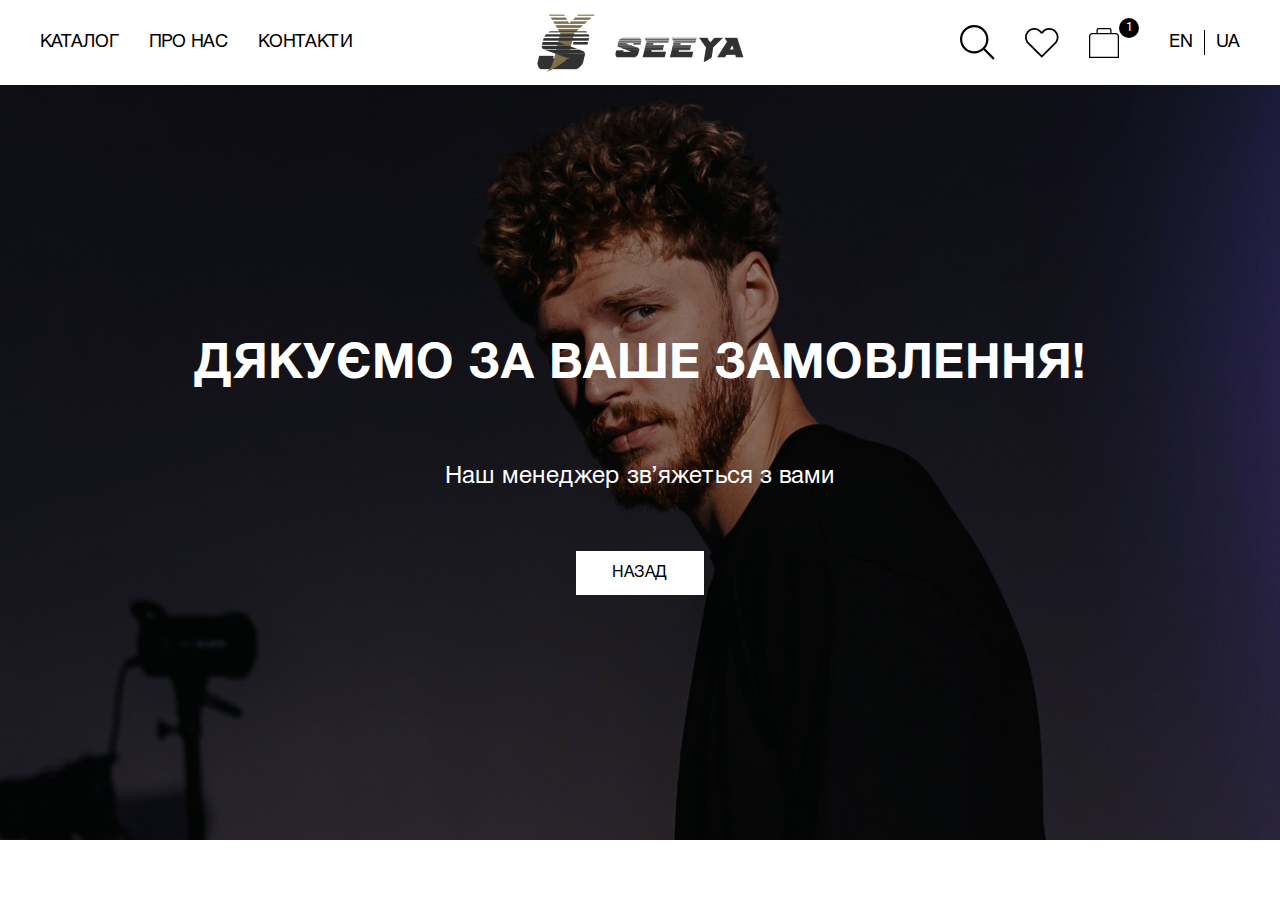
<file: thank-ua.html>
<!DOCTYPE html>
<html lang="uk">

<head>
  <title>Thank</title>
  <meta charset="UTF-8">
  <meta name="format-detection" content="telephone=no">
  <link rel="stylesheet" href="css/style.min.css?_v=20230922150041">
  <link rel="shortcut icon" href="img/favicon.png">
  <meta name="robots" content="noindex, nofollow">
  <meta name="viewport" content="width=device-width, initial-scale=1.0">
</head>

<body class="header-mob-white">

  <div class="wrapper">
    <header class="header">
      <div class="header__container">
        <div class="header__menu menu">
          <button class="menu__icon icon-menu" aria-label="Відкрити меню">
            <span></span>
          </button>
          <button class="menu__search">
            Відкрити пошук
            <svg width="35" height="35" viewBox="0 0 35 35" fill="none" xmlns="http://www.w3.org/2000/svg">
              <g>
                <path d="M14.2188 28.4375C6.34375 28.4375 0 22.0938 0 14.2188C0 6.34375 6.34375 0 14.2188 0C22.0938 0 28.4375 6.34375 28.4375 14.2188C28.4375 22.0938 22.0938 28.4375 14.2188 28.4375ZM14.2188 2.1875C7.54688 2.1875 2.1875 7.54688 2.1875 14.2188C2.1875 20.8906 7.54688 26.25 14.2188 26.25C20.8906 26.25 26.25 20.8906 26.25 14.2188C26.25 7.54688 20.8906 2.1875 14.2188 2.1875Z" />
                <path d="M24.8084 23.2608L34.6303 33.0827L33.0837 34.6292L23.2619 24.8074L24.8084 23.2608Z" />
              </g>
            </svg>
          </button>
          <nav class="menu__body">
            <ul class="menu__list">
              <li class="menu__item">
                <a class="menu__link" href="catalog-ua.html">КАТАЛОГ</a>
              </li>
              <li class="menu__item">
                <a class="menu__link" href="about-ua.html">ПРО НАС</a>
              </li>
              <li class="menu__item">
                <a class="menu__link" href="contacts-ua.html">КОНТАКТИ</a>
              </li>
            </ul>
          </nav>
        </div>
        <a class="header__logo" href="index-ua.html">
          <img class="header__img header__img_pc" srcset="img/logo@2x.png 2x" src="img/logo.png" width="210" height="68" alt="seeya logotype">
          <img class="header__img header__img_mob" srcset="img/logo-mob@2x.png 2x" src="img/logo-mob.png" width="210" height="68" alt="seeya logotype">
        </a>
        <ul class="header__actions actions-header">
          <div class="search">
            <form class="search__form" action="#">
              <input class="search__input input" autocomplete="no" type="text" name="seach" placeholder="SEARCH">
              <button class="search__btn">
                Search
                <svg width="35" height="35" viewBox="0 0 35 35" fill="none" xmlns="http://www.w3.org/2000/svg">
                  <path d="M14.2188 28.4375C6.34375 28.4375 0 22.0938 0 14.2188C0 6.34375 6.34375 0 14.2188 0C22.0938 0 28.4375 6.34375 28.4375 14.2188C28.4375 22.0938 22.0938 28.4375 14.2188 28.4375ZM14.2188 2.1875C7.54688 2.1875 2.1875 7.54688 2.1875 14.2188C2.1875 20.8906 7.54688 26.25 14.2188 26.25C20.8906 26.25 26.25 20.8906 26.25 14.2188C26.25 7.54688 20.8906 2.1875 14.2188 2.1875Z" fill="black" />
                  <path d="M24.8084 23.2608L34.6303 33.0827L33.0837 34.6292L23.2618 24.8074L24.8084 23.2608Z" fill="black" />
                </svg>
              </button>
            </form>
          </div>
          <li class="actions-header__item actions-header__item_search">
            <button class="actions-header__search">
              Відкрити пошук
              <svg width="35" height="35" viewBox="0 0 35 35" fill="none" xmlns="http://www.w3.org/2000/svg">
                <g>
                  <path d="M14.2188 28.4375C6.34375 28.4375 0 22.0938 0 14.2188C0 6.34375 6.34375 0 14.2188 0C22.0938 0 28.4375 6.34375 28.4375 14.2188C28.4375 22.0938 22.0938 28.4375 14.2188 28.4375ZM14.2188 2.1875C7.54688 2.1875 2.1875 7.54688 2.1875 14.2188C2.1875 20.8906 7.54688 26.25 14.2188 26.25C20.8906 26.25 26.25 20.8906 26.25 14.2188C26.25 7.54688 20.8906 2.1875 14.2188 2.1875Z" />
                  <path d="M24.8084 23.2608L34.6303 33.0827L33.0837 34.6292L23.2619 24.8074L24.8084 23.2608Z" />
                </g>
              </svg>
            </button>
          </li>
          <li class="actions-header__item actions-header__item_favorite">
            <a class="actions-header__favorite" href="">
              To favorite
              <svg width="34" height="30" viewBox="0 0 34 30" fill="none" xmlns="http://www.w3.org/2000/svg">
                <path d="M3.95294 14.5588C3.25439 13.8663 2.70104 13.0414 2.3253 12.1323C1.94955 11.2233 1.75897 10.2484 1.7647 9.26473C1.7647 7.27561 2.55488 5.36796 3.9614 3.96144C5.36792 2.55492 7.27557 1.76474 9.26469 1.76474C12.0529 1.76474 14.4882 3.28239 15.7765 5.54121H17.7529C18.408 4.39261 19.3556 3.43806 20.4994 2.7747C21.6433 2.11135 22.9424 1.76287 24.2647 1.76474C26.2538 1.76474 28.1614 2.55492 29.568 3.96144C30.9745 5.36796 31.7647 7.27561 31.7647 9.26473C31.7647 11.3294 30.8823 13.2353 29.5764 14.5588L16.7647 27.3529L3.95294 14.5588ZM30.8117 15.8118C32.4882 14.1177 33.5294 11.8236 33.5294 9.26473C33.5294 6.80758 32.5533 4.45107 30.8158 2.7136C29.0783 0.976135 26.7218 3.67937e-05 24.2647 3.67937e-05C21.1764 3.67937e-05 18.4412 1.50003 16.7647 3.82944C15.9092 2.6407 14.7825 1.67317 13.4781 1.00717C12.1737 0.341161 10.7293 -0.00410306 9.26469 3.67937e-05C6.80754 3.67937e-05 4.45103 0.976135 2.71357 2.7136C0.976099 4.45107 0 6.80758 0 9.26473C0 11.8236 1.04118 14.1177 2.71764 15.8118L16.7647 29.8588L30.8117 15.8118Z" />
              </svg>

            </a>
          </li>
          <li class="actions-header__item actions-header__item_cart">
            <a class="actions-header__cart" href="cart-ua.html">
              To cart
              <svg width="30" height="30" viewBox="0 0 30 30" fill="none" xmlns="http://www.w3.org/2000/svg">
                <path d="M26.875 5H22.5V1.875C22.5 0.8375 21.6625 0 20.625 0H9.375C8.3375 0 7.5 0.8375 7.5 1.875V5H3.125C1.4 5 0 6.4 0 8.125V30H30V8.125C30 6.4 28.6 5 26.875 5ZM8.75 1.875C8.75 1.525 9.025 1.25 9.375 1.25H20.625C20.975 1.25 21.25 1.525 21.25 1.875V5H8.75V1.875ZM28.75 28.75H1.25V8.125C1.25 7.0875 2.0875 6.25 3.125 6.25H26.875C27.9125 6.25 28.75 7.0875 28.75 8.125V28.75Z" />
              </svg>
            </a>
            <span class="actions-header__quantity">1</span>
          </li>

        </ul>
        <ul class="header__langs langs-header" data-da=".menu__body, 991">
          <li class="langs-header__item">
            <a class="langs-header__link" href="index.html">EN</a>
          </li>
          <li class="langs-header__item">
            <a class="langs-header__link" href="index-ua.html">UA</a>
          </li>
        </ul>
      </div>
    </header>
    <main class="page">
      <section class="hero">
        <div class="hero__container">
          <h1 class="hero__title">ДЯКУЄМО ЗА ВАШЕ ЗАМОВЛЕННЯ!</h1>
          <h2 class="hero__subtitle">Наш менеджер зв’яжеться з вами</h2>
          <a class="hero__btn hero__btn_thank btn" href="">НАЗАД</a>
        </div>
        <img class="hero__bg" srcset="img/hero/thank-bg@2x.jpg" src="img/hero/thank-bg.jpg" width="1920" height="755" alt="">
      </section>
    </main>
  </div>

  <!-- <script src="https://api-maps.yandex.ru/2.1/?apikey=51092280-e018-4241-bc97-180570de25d4&lang=ru_RU&_v=20230922150041"></script> -->
  <script src="js/app.min.js?_v=20230922150041"></script>

</body>

</html>
</file>
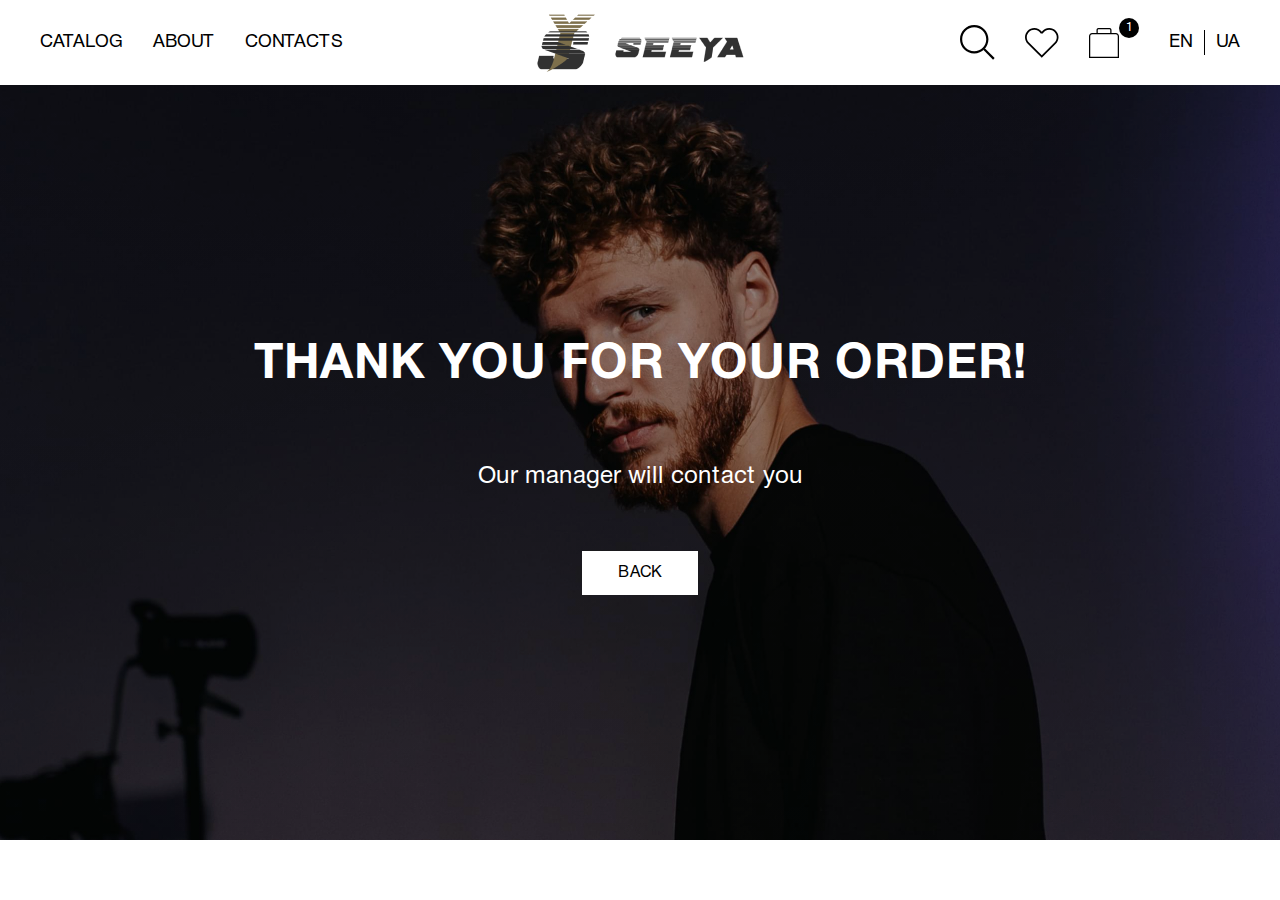
<file: thank.html>
<!DOCTYPE html>
<html lang="en">

<head>
  <title>Thank</title>
  <meta charset="UTF-8">
  <meta name="format-detection" content="telephone=no">
  <link rel="stylesheet" href="css/style.min.css?_v=20230922150041">
  <link rel="shortcut icon" href="img/favicon.png">
  <meta name="robots" content="noindex, nofollow">
  <meta name="viewport" content="width=device-width, initial-scale=1.0">
</head>

<body class="header-mob-white">

  <div class="wrapper">
    <header class="header">
      <div class="header__container">
        <div class="header__menu menu">
          <button class="menu__icon icon-menu" aria-label="Open menu">
            <span></span>
          </button>
          <button class="menu__search">
            Open search
            <svg width="35" height="35" viewBox="0 0 35 35" fill="none" xmlns="http://www.w3.org/2000/svg">
              <g>
                <path d="M14.2188 28.4375C6.34375 28.4375 0 22.0938 0 14.2188C0 6.34375 6.34375 0 14.2188 0C22.0938 0 28.4375 6.34375 28.4375 14.2188C28.4375 22.0938 22.0938 28.4375 14.2188 28.4375ZM14.2188 2.1875C7.54688 2.1875 2.1875 7.54688 2.1875 14.2188C2.1875 20.8906 7.54688 26.25 14.2188 26.25C20.8906 26.25 26.25 20.8906 26.25 14.2188C26.25 7.54688 20.8906 2.1875 14.2188 2.1875Z" />
                <path d="M24.8084 23.2608L34.6303 33.0827L33.0837 34.6292L23.2619 24.8074L24.8084 23.2608Z" />
              </g>
            </svg>
          </button>
          <nav class="menu__body">
            <ul class="menu__list">
              <li class="menu__item">
                <a class="menu__link" href="catalog.html">CATALOG</a>
              </li>
              <li class="menu__item">
                <a class="menu__link" href="about.html">ABOUT</a>
              </li>
              <li class="menu__item">
                <a class="menu__link" href="contacts.html">CONTACTS</a>
              </li>
            </ul>
          </nav>
        </div>
        <a class="header__logo" href="index.html">
          <img class="header__img header__img_pc" srcset="img/logo@2x.png 2x" src="img/logo.png" width="210" height="68" alt="seeya logotype">
          <img class="header__img header__img_mob" srcset="img/logo-mob@2x.png 2x" src="img/logo-mob.png" width="210" height="68" alt="seeya logotype">
        </a>
        <ul class="header__actions actions-header">
          <div class="search">
            <form class="search__form" action="#">
              <input class="search__input input" autocomplete="no" type="text" name="seach" placeholder="SEARCH">
              <button class="search__btn">
                Search
                <svg width="35" height="35" viewBox="0 0 35 35" fill="none" xmlns="http://www.w3.org/2000/svg">
                  <path d="M14.2188 28.4375C6.34375 28.4375 0 22.0938 0 14.2188C0 6.34375 6.34375 0 14.2188 0C22.0938 0 28.4375 6.34375 28.4375 14.2188C28.4375 22.0938 22.0938 28.4375 14.2188 28.4375ZM14.2188 2.1875C7.54688 2.1875 2.1875 7.54688 2.1875 14.2188C2.1875 20.8906 7.54688 26.25 14.2188 26.25C20.8906 26.25 26.25 20.8906 26.25 14.2188C26.25 7.54688 20.8906 2.1875 14.2188 2.1875Z" fill="black" />
                  <path d="M24.8084 23.2608L34.6303 33.0827L33.0837 34.6292L23.2618 24.8074L24.8084 23.2608Z" fill="black" />
                </svg>
              </button>
            </form>
          </div>
          <li class="actions-header__item actions-header__item_search">
            <button class="actions-header__search">
              Open search
              <svg width="35" height="35" viewBox="0 0 35 35" fill="none" xmlns="http://www.w3.org/2000/svg">
                <g>
                  <path d="M14.2188 28.4375C6.34375 28.4375 0 22.0938 0 14.2188C0 6.34375 6.34375 0 14.2188 0C22.0938 0 28.4375 6.34375 28.4375 14.2188C28.4375 22.0938 22.0938 28.4375 14.2188 28.4375ZM14.2188 2.1875C7.54688 2.1875 2.1875 7.54688 2.1875 14.2188C2.1875 20.8906 7.54688 26.25 14.2188 26.25C20.8906 26.25 26.25 20.8906 26.25 14.2188C26.25 7.54688 20.8906 2.1875 14.2188 2.1875Z" />
                  <path d="M24.8084 23.2608L34.6303 33.0827L33.0837 34.6292L23.2619 24.8074L24.8084 23.2608Z" />
                </g>
              </svg>
            </button>
          </li>
          <li class="actions-header__item actions-header__item_favorite">
            <a class="actions-header__favorite" href="">
              To favorite
              <svg width="34" height="30" viewBox="0 0 34 30" fill="none" xmlns="http://www.w3.org/2000/svg">
                <path d="M3.95294 14.5588C3.25439 13.8663 2.70104 13.0414 2.3253 12.1323C1.94955 11.2233 1.75897 10.2484 1.7647 9.26473C1.7647 7.27561 2.55488 5.36796 3.9614 3.96144C5.36792 2.55492 7.27557 1.76474 9.26469 1.76474C12.0529 1.76474 14.4882 3.28239 15.7765 5.54121H17.7529C18.408 4.39261 19.3556 3.43806 20.4994 2.7747C21.6433 2.11135 22.9424 1.76287 24.2647 1.76474C26.2538 1.76474 28.1614 2.55492 29.568 3.96144C30.9745 5.36796 31.7647 7.27561 31.7647 9.26473C31.7647 11.3294 30.8823 13.2353 29.5764 14.5588L16.7647 27.3529L3.95294 14.5588ZM30.8117 15.8118C32.4882 14.1177 33.5294 11.8236 33.5294 9.26473C33.5294 6.80758 32.5533 4.45107 30.8158 2.7136C29.0783 0.976135 26.7218 3.67937e-05 24.2647 3.67937e-05C21.1764 3.67937e-05 18.4412 1.50003 16.7647 3.82944C15.9092 2.6407 14.7825 1.67317 13.4781 1.00717C12.1737 0.341161 10.7293 -0.00410306 9.26469 3.67937e-05C6.80754 3.67937e-05 4.45103 0.976135 2.71357 2.7136C0.976099 4.45107 0 6.80758 0 9.26473C0 11.8236 1.04118 14.1177 2.71764 15.8118L16.7647 29.8588L30.8117 15.8118Z" />
              </svg>

            </a>
          </li>
          <li class="actions-header__item actions-header__item_cart">
            <a class="actions-header__cart" href="cart.html">
              To cart
              <svg width="30" height="30" viewBox="0 0 30 30" fill="none" xmlns="http://www.w3.org/2000/svg">
                <path d="M26.875 5H22.5V1.875C22.5 0.8375 21.6625 0 20.625 0H9.375C8.3375 0 7.5 0.8375 7.5 1.875V5H3.125C1.4 5 0 6.4 0 8.125V30H30V8.125C30 6.4 28.6 5 26.875 5ZM8.75 1.875C8.75 1.525 9.025 1.25 9.375 1.25H20.625C20.975 1.25 21.25 1.525 21.25 1.875V5H8.75V1.875ZM28.75 28.75H1.25V8.125C1.25 7.0875 2.0875 6.25 3.125 6.25H26.875C27.9125 6.25 28.75 7.0875 28.75 8.125V28.75Z" />
              </svg>
            </a>
            <span class="actions-header__quantity">1</span>
          </li>

        </ul>
        <ul class="header__langs langs-header" data-da=".menu__body, 991">
          <li class="langs-header__item">
            <a class="langs-header__link" href="index.html">EN</a>
          </li>
          <li class="langs-header__item">
            <a class="langs-header__link" href="index-ua.html">UA</a>
          </li>
        </ul>
      </div>
    </header>
    <main class="page">
      <section class="hero">
        <div class="hero__container">
          <h1 class="hero__title">THANK YOU FOR YOUR ORDER!</h1>
          <h2 class="hero__subtitle">Our manager will contact you</h2>
          <a class="hero__btn hero__btn_thank btn" href="">BACK</a>
        </div>
        <img class="hero__bg" srcset="img/hero/thank-bg@2x.jpg" src="img/hero/thank-bg.jpg" width="1920" height="755" alt="">
      </section>
    </main>
  </div>

  <!-- <script src="https://api-maps.yandex.ru/2.1/?apikey=51092280-e018-4241-bc97-180570de25d4&lang=ru_RU&_v=20230922150041"></script> -->
  <script src="js/app.min.js?_v=20230922150041"></script>

</body>

</html>
</file>
<file: css/style.min.css>
@font-face{font-family:HelveticaNeue;font-display:swap;src:url(../fonts/HelveticaNeue-Bold.woff2) format("woff2"),url(../fonts/HelveticaNeue-Bold.woff) format("woff");font-weight:700;font-style:normal}@font-face{font-family:HelveticaNeue;font-display:swap;src:url(../fonts/HelveticaNeue-Medium.woff2) format("woff2"),url(../fonts/HelveticaNeue-Medium.woff) format("woff");font-weight:500;font-style:normal}@font-face{font-family:HelveticaNeue;font-display:swap;src:url(../fonts/HelveticaNeue-Regular.woff2) format("woff2"),url(../fonts/HelveticaNeue-Regular.woff) format("woff");font-weight:400;font-style:normal}*{padding:0;margin:0;border:0}*,:after,:before{-webkit-box-sizing:border-box;box-sizing:border-box}:active,:focus{outline:0}body,html{height:100%;min-width:320px}body{color:#000;line-height:1;font-family:HelveticaNeue,sans-serif;font-size:1rem;-ms-text-size-adjust:100%;-moz-text-size-adjust:100%;-webkit-text-size-adjust:100%;-webkit-font-smoothing:antialiased;-moz-osx-font-smoothing:grayscale}button,input,textarea{font-family:HelveticaNeue,sans-serif;font-size:inherit}button{cursor:pointer;color:inherit;background-color:inherit}a{color:inherit}a:link,a:visited{text-decoration:none}a:hover{text-decoration:none}ul li{list-style:none}img{vertical-align:top}h1,h2,h3,h4,h5,h6{font-weight:inherit;font-size:inherit}address{font-style:normal}.lock body{overflow:hidden;-ms-touch-action:none;touch-action:none}.wrapper{min-height:100%;display:-webkit-box;display:-ms-flexbox;display:flex;-webkit-box-orient:vertical;-webkit-box-direction:normal;-ms-flex-direction:column;flex-direction:column;overflow:hidden}.wrapper main{-webkit-box-flex:1;-ms-flex:1 1 auto;flex:1 1 auto}.wrapper>*{min-width:0}[class*=__container]{max-width:75rem;-webkit-box-sizing:content-box;box-sizing:content-box;margin:0 auto;padding:0 1.25rem}.btn{display:-webkit-inline-box;display:-ms-inline-flexbox;display:inline-flex;-webkit-box-pack:center;-ms-flex-pack:center;justify-content:center;-webkit-box-align:center;-ms-flex-align:center;align-items:center;padding:.875rem 2.25rem;color:#000;background-color:#fff}.btn_b{color:#fff;background-color:#000;border:.0625rem solid #000;-webkit-transition:all .3s ease 0s;transition:all .3s ease 0s}.options-color{display:-webkit-box;display:-ms-flexbox;display:flex;-ms-flex-wrap:wrap;flex-wrap:wrap;row-gap:1.25rem}.options-color__item{position:relative;cursor:pointer;-webkit-box-flex:0;-ms-flex:0 0 4.875rem;flex:0 0 4.875rem;width:4.875rem;display:-webkit-box;display:-ms-flexbox;display:flex;height:6rem}.options-color__item:not(:last-child){margin-right:1.25rem}.options-color__input{width:0;height:0;opacity:0;position:absolute}.options-color__input:checked+.options-color__label{border-color:#000}.options-color__label{display:-webkit-inline-box;display:-ms-inline-flexbox;display:inline-flex;-webkit-box-align:center;-ms-flex-align:center;align-items:center;-webkit-box-pack:center;-ms-flex-pack:center;justify-content:center;text-align:center;-webkit-box-flex:1;-ms-flex:auto;flex:auto;cursor:pointer;background:#f8f8f8;border:.0625rem solid transparent}.options-color__label img{width:70%;height:auto;-o-object-fit:contain;object-fit:contain}.cart-options{display:-webkit-box;display:-ms-flexbox;display:flex;-ms-flex-wrap:wrap;flex-wrap:wrap;row-gap:.625rem}.cart-options__item{position:relative;cursor:pointer;-webkit-box-flex:0;-ms-flex:0 0 11.4375rem;flex:0 0 11.4375rem;width:11.4375rem;display:-webkit-box;display:-ms-flexbox;display:flex;height:5.0625rem}.cart-options__item:not(:last-child){margin-right:1.1875rem}.cart-options__input{width:0;height:0;opacity:0;position:absolute}.cart-options__input:checked+.cart-options__label{-webkit-filter:grayscale(0);filter:grayscale(0)}.red .cart-options__input:checked+.cart-options__label{border-color:#ed1c2a}.blue .cart-options__input:checked+.cart-options__label{border-color:#0862af}.yellow .cart-options__input:checked+.cart-options__label{border-color:#fabc26}.cart-options__label{display:-webkit-inline-box;display:-ms-inline-flexbox;display:inline-flex;-webkit-box-align:center;-ms-flex-align:center;align-items:center;-webkit-box-pack:center;-ms-flex-pack:center;justify-content:center;text-align:center;-webkit-box-flex:1;-ms-flex:auto;flex:auto;cursor:pointer;background:#f8f8f8;border:.0625rem solid transparent;-webkit-filter:grayscale(1);filter:grayscale(1)}.cart-options__label img{width:71%;height:auto;-o-object-fit:contain;object-fit:contain}.options-size{display:-webkit-box;display:-ms-flexbox;display:flex;-webkit-box-pack:start;-ms-flex-pack:start;justify-content:flex-start;-ms-flex-wrap:wrap;flex-wrap:wrap}.options-size__item{position:relative;cursor:pointer;-webkit-box-flex:0;-ms-flex:0 0 3.1875rem;flex:0 0 3.1875rem;width:3.1875rem;height:3.25rem;display:-webkit-inline-box;display:-ms-inline-flexbox;display:inline-flex}.options-size__input{width:0;height:0;opacity:0;position:absolute}.options-size__input:checked+.options-size__label{border-color:#000}.options-size__input:disabled+.options-size__label{background:rgba(223,223,223,.3);color:#d7d7d7}.options-size__input:disabled+.options-size__label::after,.options-size__input:disabled+.options-size__label::before{display:block}.options-size__label{display:-webkit-inline-box;display:-ms-inline-flexbox;display:inline-flex;-webkit-box-align:center;-ms-flex-align:center;align-items:center;-webkit-box-pack:center;-ms-flex-pack:center;justify-content:center;text-align:center;cursor:pointer;-webkit-box-flex:1;-ms-flex:auto;flex:auto;border:.0625rem solid #d7d7d7;line-height:normal;text-transform:uppercase;position:relative}.options-size__label::after,.options-size__label::before{content:"";position:absolute;width:.0625rem;top:50%;left:50%;margin-left:-.03125rem;height:140%;background:#d9d9d9;display:none}.options-size__label::after{-webkit-transform:translateY(-50%) rotate(45deg);-ms-transform:translateY(-50%) rotate(45deg);transform:translateY(-50%) rotate(45deg)}.options-size__label::before{-webkit-transform:translateY(-50%) rotate(-45deg);-ms-transform:translateY(-50%) rotate(-45deg);transform:translateY(-50%) rotate(-45deg)}.options-pay{position:relative}.options-pay__item{position:relative;cursor:pointer}.options-pay__item:not(:last-child){margin-bottom:1.25rem}.options-pay__input{width:0;height:0;opacity:0;position:absolute}.options-pay__input:checked+.options-pay__label{color:#000}.options-pay__input:checked+.options-pay__label::before{border-color:#000}.options-pay__input:checked+.options-pay__label::after{opacity:1;-webkit-transform:scale(1);-ms-transform:scale(1);transform:scale(1)}.options-pay__label{cursor:pointer;display:-webkit-inline-box;display:-ms-inline-flexbox;display:inline-flex;-webkit-box-align:center;-ms-flex-align:center;align-items:center;position:relative;color:rgba(0,0,0,.5);line-height:normal;-webkit-transition:color .3s ease 0s;transition:color .3s ease 0s;font-size:1.125rem;padding-left:2.1875rem}.options-pay__label::after,.options-pay__label:before{content:"";border-radius:50%;position:absolute;top:0;left:0}.options-pay__label:before{-webkit-box-flex:0;-ms-flex:0 0 1.375rem;flex:0 0 1.375rem;width:1.375rem;height:1.375rem;-webkit-transition:border-color .3s ease 0s;transition:border-color .3s ease 0s;border:.0625rem solid rgba(0,0,0,.5)}.options-pay__label::after{background-color:#000;top:.1875rem;left:.1875rem;-webkit-box-flex:0;-ms-flex:0 0 1rem;flex:0 0 1rem;-webkit-transition:all .3s ease 0s;transition:all .3s ease 0s;width:1rem;height:1rem;opacity:0;-webkit-transform:scale(0);-ms-transform:scale(0);transform:scale(0)}.select{position:relative}.select__body{position:relative}.select__title{color:inherit;text-align:left;border-bottom:.0625rem solid #000;font-size:1.125rem;cursor:pointer;background-color:#fff;line-height:normal;width:100%}.form-cart .select__title{color:rgba(0,0,0,.3);border-color:rgba(0,0,0,.1)}.select__value{display:-webkit-box;display:-ms-flexbox;display:flex;-webkit-box-align:center;-ms-flex-align:center;align-items:center;height:2.6875rem;padding:0 .8125rem;gap:.625rem}.select__value>*{-webkit-box-flex:1;-ms-flex:1 1 auto;flex:1 1 auto}.select__value:after{content:"";-ms-flex-item-align:stretch;-ms-grid-row-align:stretch;align-self:stretch;-webkit-box-flex:0;-ms-flex:0 0 .8125rem;flex:0 0 .8125rem;-webkit-transition:all .3s ease 0s;transition:all .3s ease 0s;display:-webkit-box;display:-ms-flexbox;display:flex;-webkit-box-pack:center;-ms-flex-pack:center;justify-content:center;-webkit-box-align:center;-ms-flex-align:center;align-items:center;background:url(../img/icons/arrow-select.svg) 50%/100% no-repeat}.select__value._select-pseudo-label::before{content:attr(data-pseudo-label);opacity:.5}.select__text{-webkit-box-flex:1;-ms-flex:1 1 auto;flex:1 1 auto}.select__input{width:100%;background-color:transparent;height:100%}.select__options{color:#000;position:absolute;top:2.75rem;min-width:100%;left:0;background-color:#fff;padding-top:.625rem}.select__scroll{overflow-y:auto;overflow-x:hidden;max-height:12.5rem}.select__option{width:100%;display:block;text-align:left;cursor:pointer;font-size:1.125rem;padding:.5rem .8125rem;color:inherit;border-bottom:.0625rem solid rgba(0,0,0,.1)}.select__option._select-selected{background-color:#eee;border-color:rgba(0,0,0,.1)}.form-cart .select__option{color:rgba(0,0,0,.5)}.select__row{display:-webkit-inline-box;display:-ms-inline-flexbox;display:inline-flex;-webkit-box-align:center;-ms-flex-align:center;align-items:center}.select._select-open{z-index:5}._select-tag{cursor:pointer}.quantity{display:-webkit-inline-box;display:-ms-inline-flexbox;display:inline-flex;-webkit-box-align:center;-ms-flex-align:center;align-items:center}.quantity::before{content:"Quantity:";color:rgba(0,0,0,.6);font-weight:500;line-height:normal;margin-right:.75rem}.quantity__button{font-weight:500}.quantity__input{-webkit-box-flex:0;-ms-flex:0 0 1.25rem;flex:0 0 1.25rem}.quantity__input input{height:100%;width:100%;text-align:center}@font-face{font-family:lg;src:url([data-uri]) format("woff2"),url([data-uri]) format("woff");font-weight:400;font-style:normal;font-display:block}.lg-icon{font-family:lg!important;speak:never;font-style:normal;font-weight:400;font-variant:normal;text-transform:none;line-height:1;-webkit-font-smoothing:antialiased;-moz-osx-font-smoothing:grayscale}.lg-container{font-family:system-ui,-apple-system,"Segoe UI",Roboto,"Helvetica Neue",Arial,"Noto Sans","Liberation Sans",sans-serif,"Apple Color Emoji","Segoe UI Emoji","Segoe UI Symbol","Noto Color Emoji"}.lg-next,.lg-prev{background-color:rgba(0,0,0,.45);border-radius:2px;color:#999;cursor:pointer;display:block;font-size:22px;margin-top:-10px;padding:8px 10px 9px;position:absolute;top:50%;z-index:1080;outline:0;border:none}.lg-next.disabled,.lg-prev.disabled{opacity:0!important;cursor:default}.lg-next:hover:not(.disabled),.lg-prev:hover:not(.disabled){color:#fff}.lg-single-item .lg-next,.lg-single-item .lg-prev{display:none}.lg-next{right:20px}.lg-next:before{content:"\e095"}.lg-prev{left:20px}.lg-prev:after{content:"\e094"}@-webkit-keyframes lg-right-end{0%{left:0}50%{left:-30px}100%{left:0}}@keyframes lg-right-end{0%{left:0}50%{left:-30px}100%{left:0}}@-webkit-keyframes lg-left-end{0%{left:0}50%{left:30px}100%{left:0}}@keyframes lg-left-end{0%{left:0}50%{left:30px}100%{left:0}}.lg-outer.lg-right-end .lg-object{-webkit-animation:lg-right-end .3s;animation:lg-right-end .3s;position:relative}.lg-outer.lg-left-end .lg-object{-webkit-animation:lg-left-end .3s;animation:lg-left-end .3s;position:relative}.lg-toolbar{z-index:1082;left:0;position:absolute;top:0;width:100%}.lg-media-overlap .lg-toolbar{background-image:-webkit-gradient(linear,left bottom,left top,from(rgba(0,0,0,0)),to(rgba(0,0,0,.4)));background-image:linear-gradient(0deg,rgba(0,0,0,0),rgba(0,0,0,.4))}.lg-toolbar .lg-icon{color:#999;cursor:pointer;float:right;font-size:24px;height:47px;line-height:27px;padding:10px 0;text-align:center;width:50px;text-decoration:none!important;outline:medium none;will-change:color;-webkit-transition:color .2s linear;transition:color .2s linear;background:0 0;border:none;-webkit-box-shadow:none;box-shadow:none}.lg-toolbar .lg-icon.lg-icon-18{font-size:18px}.lg-toolbar .lg-icon:hover{color:#fff}.lg-toolbar .lg-close:after{content:"\e070"}.lg-toolbar .lg-maximize{font-size:22px}.lg-toolbar .lg-maximize:after{content:"\e90a"}.lg-toolbar .lg-download:after{content:"\e0f2"}.lg-sub-html{color:#eee;font-size:16px;padding:10px 40px;text-align:center;z-index:1080;opacity:0;-webkit-transition:opacity .2s ease-out 0s;transition:opacity .2s ease-out 0s}.lg-sub-html h4{margin:0;font-size:13px;font-weight:700}.lg-sub-html p{font-size:12px;margin:5px 0 0}.lg-sub-html a{color:inherit}.lg-sub-html a:hover{text-decoration:underline}.lg-media-overlap .lg-sub-html{background-image:-webkit-gradient(linear,left top,left bottom,from(rgba(0,0,0,0)),to(rgba(0,0,0,.6)));background-image:linear-gradient(180deg,rgba(0,0,0,0),rgba(0,0,0,.6))}.lg-item .lg-sub-html{position:absolute;bottom:0;right:0;left:0}.lg-error-msg{font-size:14px;color:#999}.lg-counter{color:#999;display:inline-block;font-size:16px;padding-left:20px;padding-top:12px;height:47px;vertical-align:middle}.lg-closing .lg-next,.lg-closing .lg-prev,.lg-closing .lg-sub-html,.lg-closing .lg-toolbar{opacity:0;-webkit-transition:-webkit-transform .08 cubic-bezier(0,0,.25,1) 0s,opacity .08 cubic-bezier(0,0,.25,1) 0s,color .08 linear;-webkit-transition:opacity .08 cubic-bezier(0,0,.25,1) 0s,color .08 linear,-webkit-transform .08 cubic-bezier(0,0,.25,1) 0s;transition:opacity .08 cubic-bezier(0,0,.25,1) 0s,color .08 linear,-webkit-transform .08 cubic-bezier(0,0,.25,1) 0s;transition:transform .08 cubic-bezier(0,0,.25,1) 0s,opacity .08 cubic-bezier(0,0,.25,1) 0s,color .08 linear;transition:transform .08 cubic-bezier(0,0,.25,1) 0s,opacity .08 cubic-bezier(0,0,.25,1) 0s,color .08 linear,-webkit-transform .08 cubic-bezier(0,0,.25,1) 0s}body:not(.lg-from-hash) .lg-outer.lg-start-zoom .lg-item:not(.lg-zoomable) .lg-img-wrap,body:not(.lg-from-hash) .lg-outer.lg-start-zoom .lg-item:not(.lg-zoomable) .lg-video-cont{opacity:0;-ms-transform:scale3d(.5,.5,.5);-webkit-transform:scale3d(.5,.5,.5);transform:scale3d(.5,.5,.5);will-change:transform,opacity;-webkit-transition:-webkit-transform 250ms cubic-bezier(0,0,.25,1) 0s,opacity 250ms cubic-bezier(0,0,.25,1)!important;-webkit-transition:opacity 250ms cubic-bezier(0,0,.25,1),-webkit-transform 250ms cubic-bezier(0,0,.25,1) 0s!important;transition:opacity 250ms cubic-bezier(0,0,.25,1),-webkit-transform 250ms cubic-bezier(0,0,.25,1) 0s!important;transition:transform 250ms cubic-bezier(0,0,.25,1) 0s,opacity 250ms cubic-bezier(0,0,.25,1)!important;transition:transform 250ms cubic-bezier(0,0,.25,1) 0s,opacity 250ms cubic-bezier(0,0,.25,1),-webkit-transform 250ms cubic-bezier(0,0,.25,1) 0s!important}body:not(.lg-from-hash) .lg-outer.lg-start-zoom .lg-item:not(.lg-zoomable).lg-complete .lg-img-wrap,body:not(.lg-from-hash) .lg-outer.lg-start-zoom .lg-item:not(.lg-zoomable).lg-complete .lg-video-cont{opacity:1;-ms-transform:scale3d(1,1,1);-webkit-transform:scale3d(1,1,1);transform:scale3d(1,1,1)}.lg-group:after{content:"";display:table;clear:both}.lg-container{display:none;outline:0}.lg-container.lg-show{display:block}.lg-on{scroll-behavior:unset}.lg-hide-sub-html .lg-sub-html,.lg-next,.lg-pager-outer,.lg-prev,.lg-toolbar{opacity:0;will-change:transform,opacity;-webkit-transition:-webkit-transform .25s cubic-bezier(0,0,.25,1) 0s,opacity .25s cubic-bezier(0,0,.25,1) 0s;-webkit-transition:opacity .25s cubic-bezier(0,0,.25,1) 0s,-webkit-transform .25s cubic-bezier(0,0,.25,1) 0s;transition:opacity .25s cubic-bezier(0,0,.25,1) 0s,-webkit-transform .25s cubic-bezier(0,0,.25,1) 0s;transition:transform .25s cubic-bezier(0,0,.25,1) 0s,opacity .25s cubic-bezier(0,0,.25,1) 0s;transition:transform .25s cubic-bezier(0,0,.25,1) 0s,opacity .25s cubic-bezier(0,0,.25,1) 0s,-webkit-transform .25s cubic-bezier(0,0,.25,1) 0s}.lg-show-in .lg-next,.lg-show-in .lg-pager-outer,.lg-show-in .lg-prev,.lg-show-in .lg-toolbar{opacity:1}.lg-show-in.lg-hide-sub-html .lg-sub-html{opacity:1}.lg-show-in .lg-hide-items .lg-prev{opacity:0;-webkit-transform:translate3d(-10px,0,0);transform:translate3d(-10px,0,0)}.lg-show-in .lg-hide-items .lg-next{opacity:0;-webkit-transform:translate3d(10px,0,0);transform:translate3d(10px,0,0)}.lg-show-in .lg-hide-items .lg-toolbar{opacity:0;-webkit-transform:translate3d(0,-10px,0);transform:translate3d(0,-10px,0)}.lg-show-in .lg-hide-items.lg-hide-sub-html .lg-sub-html{opacity:0;-webkit-transform:translate3d(0,20px,0);transform:translate3d(0,20px,0)}.lg-outer{width:100%;height:100%;position:fixed;top:0;left:0;z-index:1050;text-align:left;opacity:.001;outline:0;will-change:auto;overflow:hidden;-webkit-transition:opacity .15s ease 0s;transition:opacity .15s ease 0s}.lg-outer *{-webkit-box-sizing:border-box;box-sizing:border-box}.lg-outer.lg-zoom-from-image{opacity:1}.lg-outer.lg-visible{opacity:1}.lg-outer.lg-css3 .lg-item:not(.lg-start-end-progress).lg-current,.lg-outer.lg-css3 .lg-item:not(.lg-start-end-progress).lg-next-slide,.lg-outer.lg-css3 .lg-item:not(.lg-start-end-progress).lg-prev-slide{-webkit-transition-duration:inherit!important;transition-duration:inherit!important;-webkit-transition-timing-function:inherit!important;transition-timing-function:inherit!important}.lg-outer.lg-css3.lg-dragging .lg-item.lg-current,.lg-outer.lg-css3.lg-dragging .lg-item.lg-next-slide,.lg-outer.lg-css3.lg-dragging .lg-item.lg-prev-slide{-webkit-transition-duration:0s!important;transition-duration:0s!important;opacity:1}.lg-outer.lg-grab img.lg-object{cursor:-webkit-grab;cursor:-o-grab;cursor:-ms-grab;cursor:grab}.lg-outer.lg-grabbing img.lg-object{cursor:move;cursor:-webkit-grabbing;cursor:-o-grabbing;cursor:-ms-grabbing;cursor:grabbing}.lg-outer .lg-content{position:absolute;top:0;left:0;right:0;bottom:0}.lg-outer .lg-inner{width:100%;position:absolute;left:0;top:0;bottom:0;-webkit-transition:opacity 0s;transition:opacity 0s;white-space:nowrap}.lg-outer .lg-item{will-change:transform,opacity;display:none!important}.no-webp .lg-outer .lg-item:not(.lg-start-end-progress){background:url([data-uri]) no-repeat scroll center center transparent}.lg-outer.lg-css3 .lg-current,.lg-outer.lg-css3 .lg-next-slide,.lg-outer.lg-css3 .lg-prev-slide{display:inline-block!important}.lg-outer.lg-css .lg-current{display:inline-block!important}.lg-outer .lg-img-wrap,.lg-outer .lg-item{display:inline-block;text-align:center;position:absolute;width:100%;height:100%}.lg-outer .lg-img-wrap:before,.lg-outer .lg-item:before{content:"";display:inline-block;height:100%;vertical-align:middle}.lg-outer .lg-img-wrap{position:absolute;left:0;right:0;top:0;bottom:0;white-space:nowrap;font-size:0}.lg-outer .lg-item.lg-complete{background-image:none}.lg-outer .lg-item.lg-current{z-index:1060}.lg-outer .lg-object{display:inline-block;vertical-align:middle;max-width:100%;max-height:100%;width:auto;height:auto;position:relative}.lg-outer .lg-empty-html .lg-sub-html,.lg-outer .lg-empty-html.lg-sub-html{display:none}.lg-outer.lg-hide-download .lg-download{opacity:.75;pointer-events:none}.lg-outer .lg-first-slide .lg-dummy-img{position:absolute;top:50%;left:50%}.lg-outer.lg-components-open:not(.lg-zoomed) .lg-components{-webkit-transform:translate3d(0,0,0);transform:translate3d(0,0,0);opacity:1}.lg-outer.lg-components-open:not(.lg-zoomed) .lg-sub-html{opacity:1;-webkit-transition:opacity .2s ease-out .15s;transition:opacity .2s ease-out .15s}.lg-backdrop{position:fixed;top:0;left:0;right:0;bottom:0;z-index:1040;background-color:#000;opacity:0;will-change:auto;-webkit-transition:opacity 333ms ease-in 0s;transition:opacity 333ms ease-in 0s}.lg-backdrop.in{opacity:1}.lg-css3.lg-no-trans .lg-current,.lg-css3.lg-no-trans .lg-next-slide,.lg-css3.lg-no-trans .lg-prev-slide{-webkit-transition:none 0s ease 0s!important;transition:none 0s ease 0s!important}.lg-css3.lg-use-css3 .lg-item{-webkit-backface-visibility:hidden;backface-visibility:hidden}.lg-css3.lg-fade .lg-item{opacity:0}.lg-css3.lg-fade .lg-item.lg-current{opacity:1}.lg-css3.lg-fade .lg-item.lg-current,.lg-css3.lg-fade .lg-item.lg-next-slide,.lg-css3.lg-fade .lg-item.lg-prev-slide{-webkit-transition:opacity .1s ease 0s;transition:opacity .1s ease 0s}.lg-css3.lg-use-css3 .lg-item.lg-start-progress{-webkit-transition:-webkit-transform 1s cubic-bezier(.175,.885,.32,1.275) 0s;transition:-webkit-transform 1s cubic-bezier(.175,.885,.32,1.275) 0s;transition:transform 1s cubic-bezier(.175,.885,.32,1.275) 0s;transition:transform 1s cubic-bezier(.175,.885,.32,1.275) 0s,-webkit-transform 1s cubic-bezier(.175,.885,.32,1.275) 0s}.lg-css3.lg-use-css3 .lg-item.lg-start-end-progress{-webkit-transition:-webkit-transform 1s cubic-bezier(0,0,.25,1) 0s;transition:-webkit-transform 1s cubic-bezier(0,0,.25,1) 0s;transition:transform 1s cubic-bezier(0,0,.25,1) 0s;transition:transform 1s cubic-bezier(0,0,.25,1) 0s,-webkit-transform 1s cubic-bezier(0,0,.25,1) 0s}.lg-css3.lg-slide.lg-use-css3 .lg-item{opacity:0}.lg-css3.lg-slide.lg-use-css3 .lg-item.lg-prev-slide{-webkit-transform:translate3d(-100%,0,0);transform:translate3d(-100%,0,0)}.lg-css3.lg-slide.lg-use-css3 .lg-item.lg-next-slide{-webkit-transform:translate3d(100%,0,0);transform:translate3d(100%,0,0)}.lg-css3.lg-slide.lg-use-css3 .lg-item.lg-current{-webkit-transform:translate3d(0,0,0);transform:translate3d(0,0,0);opacity:1}.lg-css3.lg-slide.lg-use-css3 .lg-item.lg-current,.lg-css3.lg-slide.lg-use-css3 .lg-item.lg-next-slide,.lg-css3.lg-slide.lg-use-css3 .lg-item.lg-prev-slide{-webkit-transition:-webkit-transform 1s cubic-bezier(0,0,.25,1) 0s,opacity .1s ease 0s;-webkit-transition:opacity .1s ease 0s,-webkit-transform 1s cubic-bezier(0,0,.25,1) 0s;transition:opacity .1s ease 0s,-webkit-transform 1s cubic-bezier(0,0,.25,1) 0s;transition:transform 1s cubic-bezier(0,0,.25,1) 0s,opacity .1s ease 0s;transition:transform 1s cubic-bezier(0,0,.25,1) 0s,opacity .1s ease 0s,-webkit-transform 1s cubic-bezier(0,0,.25,1) 0s}.lg-container{display:none}.lg-container.lg-show{display:block}.lg-container.lg-dragging-vertical .lg-backdrop{-webkit-transition-duration:0s!important;transition-duration:0s!important}.lg-container.lg-dragging-vertical .lg-css3 .lg-item.lg-current{-webkit-transition-duration:0s!important;transition-duration:0s!important;opacity:1}.lg-inline .lg-backdrop,.lg-inline .lg-outer{position:absolute}.lg-inline .lg-backdrop{z-index:1}.lg-inline .lg-outer{z-index:2}.lg-inline .lg-maximize:after{content:"\e909"}.lg-components{-webkit-transform:translate3d(0,100%,0);transform:translate3d(0,100%,0);will-change:transform;-webkit-transition:-webkit-transform .35s ease-out 0s;transition:-webkit-transform .35s ease-out 0s;transition:transform .35s ease-out 0s;transition:transform .35s ease-out 0s,-webkit-transform .35s ease-out 0s;z-index:1080;position:absolute;bottom:0;right:0;left:0}.pagging{display:-webkit-box;display:-ms-flexbox;display:flex;-webkit-box-align:center;-ms-flex-align:center;align-items:center;-webkit-box-pack:center;-ms-flex-pack:center;justify-content:center}.pagging__list{display:-webkit-box;display:-ms-flexbox;display:flex;-webkit-box-align:center;-ms-flex-align:center;align-items:center}.pagging__item:not(:last-child){margin-right:.125rem}.pagging__link{font-weight:500;display:-webkit-inline-box;display:-ms-inline-flexbox;display:inline-flex;-webkit-box-pack:center;-ms-flex-pack:center;justify-content:center;-webkit-box-align:center;-ms-flex-align:center;align-items:center;text-align:center;padding:.3125rem;min-width:2rem;min-height:2rem;-webkit-transition:border .3s ease 0s;transition:border .3s ease 0s;border:.0625rem solid transparent}.pagging__link_active{border-color:currentColor}.swiper{overflow:hidden;-ms-touch-action:pan-y;touch-action:pan-y}.swiper-wrapper{width:100%;height:100%;-webkit-box-sizing:content-box;box-sizing:content-box;display:-webkit-box;display:-ms-flexbox;display:flex;position:relative}.swiper-vertical .swiper-wrapper{-webkit-box-orient:vertical;-webkit-box-direction:normal;-ms-flex-direction:column;flex-direction:column}.swiper-initialized .swiper-slide{-ms-flex-negative:0;flex-shrink:0}.swiper-android .swiper-slide,.swiper-android .swiper-wrapper{-webkit-transform:translate3d(0,0,0);transform:translate3d(0,0,0)}.swiper-button-lock{display:none!important}.title{font-size:3.125rem;text-transform:uppercase;line-height:normal}.title:not(:last-child){margin-bottom:2.5rem}.uah::after{content:" UAH"}.header{display:-webkit-box;display:-ms-flexbox;display:flex;-webkit-box-align:center;-ms-flex-align:center;align-items:center;-webkit-transition:background .3s ease 0s;transition:background .3s ease 0s}.header.scroll{background:rgba(255,255,255,.8)}.header-mob-white .header.scroll{background:rgba(0,0,0,.8)}.header__container{display:-webkit-box;display:-ms-flexbox;display:flex;position:relative;-webkit-box-flex:1;-ms-flex:auto;flex:auto;-webkit-box-align:center;-ms-flex-align:center;align-items:center}.header__logo{-webkit-box-flex:0;-ms-flex:0 0 13.125rem;flex:0 0 13.125rem;width:13.125rem;position:absolute;top:50%;left:50%;z-index:4;margin-left:-6.5625rem;-webkit-transform:translate(0,-50%);-ms-transform:translate(0,-50%);transform:translate(0,-50%);-webkit-transition:opacity .3s ease 0s;transition:opacity .3s ease 0s}.header__logo img{width:100%;height:auto;-o-object-fit:contain;object-fit:contain}.header__img_mob{display:none}.menu{-webkit-box-flex:1;-ms-flex:auto;flex:auto;display:-webkit-box;display:-ms-flexbox;display:flex;-webkit-box-align:center;-ms-flex-align:center;align-items:center}.menu__search{font-size:0;-webkit-box-flex:0;-ms-flex:0 0 1.5625rem;flex:0 0 1.5625rem;-webkit-transition:opacity .3s ease 0s;transition:opacity .3s ease 0s}.menu__search svg{width:100%;height:auto}.menu__search svg path{fill:#000}.menu__list{display:-webkit-box;display:-ms-flexbox;display:flex;-webkit-box-align:center;-ms-flex-align:center;align-items:center}.menu__item:not(:last-child){margin-right:1.875rem}.menu__link{font-size:1.125rem;line-height:normal}.search{position:absolute;top:50%;right:0;height:3.9375rem;margin-top:-1.96875rem;width:0;opacity:0;visibility:hidden;pointer-events:none;-webkit-transition:all .3s ease 0s;transition:all .3s ease 0s;z-index:5}.search-show .search{width:21.875rem;opacity:1;visibility:visible;pointer-events:auto}.search__form{height:100%}.search__input{font-size:1.125rem;width:100%;height:100%;border-bottom:.0625rem solid rgba(0,0,0,.5);padding-left:3.8125rem;background-color:#fff;color:#000}.search__input::-webkit-input-placeholder{color:#000;font-size:1.125rem}.search__input::-moz-placeholder{color:#000;font-size:1.125rem}.search__input:-ms-input-placeholder{color:#000;font-size:1.125rem}.search__input::-ms-input-placeholder{color:#000;font-size:1.125rem}.search__input::placeholder{color:#000;font-size:1.125rem}.search__btn{position:absolute;left:0;top:50%;-webkit-box-flex:0;-ms-flex:0 0 2.1875rem;flex:0 0 2.1875rem;width:2.1875rem;margin-top:-1.09375rem;height:2.1875rem;font-size:0}.search__btn svg{width:100%;height:100%}.search__btn svg path{fill:#000}.actions-header{margin-right:3.125rem;display:-webkit-box;display:-ms-flexbox;display:flex;-webkit-box-pack:end;-ms-flex-pack:end;justify-content:flex-end;-webkit-box-align:center;-ms-flex-align:center;align-items:center;position:relative}.actions-header__item{font-size:0;display:-webkit-box;display:-ms-flexbox;display:flex;-webkit-transition:opacity .3s ease 0s;transition:opacity .3s ease 0s}.actions-header__item:not(:last-child){margin-right:1.875rem}.actions-header__item_search{-webkit-box-flex:0;-ms-flex:0 0 2.1875rem;flex:0 0 2.1875rem}.actions-header__item_favorite{-webkit-box-flex:0;-ms-flex:0 0 2.125rem;flex:0 0 2.125rem}.actions-header__item_cart{position:relative;-webkit-box-flex:0;-ms-flex:0 0 1.875rem;flex:0 0 1.875rem}.actions-header__item svg{width:100%;height:auto}.actions-header__item svg path{fill:#000}.actions-header__quantity{position:absolute;top:-.625rem;padding:0 .1875rem;right:-1.25rem;font-size:.75rem;color:#fff;line-height:normal;min-height:1.25rem;min-width:1.25rem;border-radius:50%;display:-webkit-box;display:-ms-flexbox;display:flex;-webkit-box-pack:center;-ms-flex-pack:center;justify-content:center;-webkit-box-align:center;-ms-flex-align:center;align-items:center;text-align:center;-webkit-transition:opacity .3s ease 0s;transition:opacity .3s ease 0s;background-color:#000}.search-show .actions-header__quantity{opacity:0}.langs-header{display:-webkit-box;display:-ms-flexbox;display:flex;-webkit-box-align:center;-ms-flex-align:center;align-items:center}.langs-header__item:not(:first-child){margin-left:.75rem}.langs-header__item:not(:last-child){position:relative;padding-right:.75rem}.langs-header__item:not(:last-child)::after{content:"";position:absolute;right:-.03125rem;top:50%;background:currentColor;width:.0625rem;height:1.5625rem;margin-top:-.78125rem}.langs-header__link{text-transform:uppercase;font-size:1.125rem;line-height:normal}.icon-menu{display:none}.footer{padding:1.0625rem 0 1.1875rem}.footer__container{display:-webkit-box;display:-ms-flexbox;display:flex;-webkit-box-align:center;-ms-flex-align:center;align-items:center}.footer__logo{-webkit-box-flex:0;-ms-flex:0 0 18.5625rem;flex:0 0 18.5625rem;width:18.5625rem;margin-right:9.625rem}.footer__logo img{width:100%;height:auto}.menu-footer__list{display:-webkit-box;display:-ms-flexbox;display:flex;-webkit-box-align:center;-ms-flex-align:center;align-items:center;-ms-flex-wrap:wrap;flex-wrap:wrap;row-gap:.625rem}.menu-footer__item:not(:last-child){margin-right:1.875rem}.menu-footer__link{line-height:normal;font-size:1.125rem}.socials-footer{display:-webkit-box;display:-ms-flexbox;display:flex;-webkit-box-align:center;-ms-flex-align:center;align-items:center}.socials-footer__item:not(:last-child){margin-right:1.6875rem}.socials-footer__link{display:block;font-size:0}.hero{min-height:47.1875rem;position:relative;display:-webkit-box;display:-ms-flexbox;display:flex;-webkit-box-pack:center;-ms-flex-pack:center;justify-content:center;-webkit-box-align:center;-ms-flex-align:center;align-items:center;padding:3.125rem 0}.hero::after{content:"";position:absolute;top:0;left:0;width:100%;height:100%;background:-webkit-gradient(linear,left bottom,left top,from(rgba(0,0,0,.2)),to(rgba(0,0,0,.2))),-webkit-gradient(linear,left bottom,left top,from(rgba(0,0,0,.2)),to(rgba(0,0,0,.2)));background:linear-gradient(0deg,rgba(0,0,0,.2) 0,rgba(0,0,0,.2) 100%),linear-gradient(0deg,rgba(0,0,0,.2) 0,rgba(0,0,0,.2) 100%)}.hero__container{position:relative;z-index:2;color:#fff;display:-webkit-box;display:-ms-flexbox;display:flex;-webkit-box-orient:vertical;-webkit-box-direction:normal;-ms-flex-direction:column;flex-direction:column;-webkit-box-align:center;-ms-flex-align:center;align-items:center}.hero__title{font-size:3rem;font-weight:700;text-align:center;line-height:1.528;letter-spacing:.06rem}.hero__title:not(:last-child){margin-bottom:3.4375rem}.hero__subtitle{max-width:25.625rem;margin:0 auto;text-align:center;line-height:1.528;font-size:1.5rem}.hero__subtitle:not(:last-child){margin-bottom:3.4375rem}.hero__bg{position:absolute;top:0;left:0;width:100%;height:100%;-o-object-fit:cover;object-fit:cover}.cats{padding:6.25rem 0}.cats__columns{display:-ms-grid;display:grid;-ms-grid-columns:1fr 1fr;grid-template-columns:1fr 1fr;gap:3.75rem}.cats__column{display:-webkit-box;display:-ms-flexbox;display:flex}.cats__link{position:relative}.cats__link img{width:100%;height:auto}.cats__label{position:absolute;top:50%;left:50%;-webkit-transform:translate(-50%,-50%);-ms-transform:translate(-50%,-50%);transform:translate(-50%,-50%);color:#fff;font-size:3.125rem;line-height:normal}.sale{padding-bottom:6.25rem}.sale__slider{overflow:visible}.inst{background:#101010;color:#fff;padding:6.9375rem 0 7rem}.inst__title{text-align:center}.inst__title:not(:last-child){margin-bottom:1.25rem}.inst__subtitle{font-size:1.125rem;text-align:center;line-height:normal}.inst__subtitle:not(:last-child){margin-bottom:4.4375rem}.inst__columns{display:-ms-grid;display:grid;-ms-grid-columns:1fr 1fr 1fr 1fr;grid-template-columns:1fr 1fr 1fr 1fr;gap:.625rem}.inst__column{display:-webkit-box;display:-ms-flexbox;display:flex}.inst__column img{width:100%;height:auto;-o-object-fit:cover;object-fit:cover}.bottom-images__columns{display:-ms-grid;display:grid;-ms-grid-columns:1fr 1fr;grid-template-columns:1fr 1fr}.bottom-images__column{position:relative;min-height:25.4375rem}.bottom-images__column::after{content:"";position:absolute;top:0;left:0;width:100%;height:100%;background:-webkit-gradient(linear,left bottom,left top,from(rgba(0,0,0,.2)),to(rgba(0,0,0,.2)));background:linear-gradient(0deg,rgba(0,0,0,.2) 0,rgba(0,0,0,.2) 100%)}.bottom-images__column img{width:100%;height:100%;-o-object-fit:cover;object-fit:cover}.about-main{margin:2rem 0 1.25rem}.about-main h2{font-size:2.25rem;font-weight:700;line-height:normal}.about-main h2:not(:last-child){margin-bottom:2.5rem}.about-main p{font-size:1.5rem;line-height:1.198}.about-main p:not(:last-child){margin-bottom:1.875rem}.about-main__top-image{position:relative}.about-main__top-image::after{content:"";position:absolute;top:0;left:0;width:100%;height:100%;background:-webkit-gradient(linear,left bottom,left top,from(rgba(0,0,0,.2)),to(rgba(0,0,0,.2)));background:linear-gradient(0deg,rgba(0,0,0,.2) 0,rgba(0,0,0,.2) 100%)}.about-main__top-image img{width:100%;min-height:8.4375rem;height:auto;-o-object-fit:cover;object-fit:cover}.about-main__top-image:not(:last-child){margin-bottom:3.4375rem}.about-main__bottom{display:-ms-grid;display:grid;gap:1.25rem;-ms-grid-columns:40.7% 1fr;grid-template-columns:40.7% 1fr;-webkit-box-align:end;-ms-flex-align:end;align-items:end}.about-main__bottom img{width:100%;height:auto;-o-object-fit:cover;object-fit:cover}.middle-about{margin-top:5.25rem;display:-webkit-box;display:-ms-flexbox;display:flex;-webkit-box-align:center;-ms-flex-align:center;align-items:center}.middle-about:not(:last-child){margin-bottom:6rem}.middle-about__image{-webkit-box-flex:0;-ms-flex:0 0 40.7%;flex:0 0 40.7%;margin-right:7.625rem;position:relative}.middle-about__image::after{content:"";position:absolute;top:0;left:0;width:100%;height:100%;background:-webkit-gradient(linear,left bottom,left top,from(rgba(0,0,0,.2)),to(rgba(0,0,0,.2)));background:linear-gradient(0deg,rgba(0,0,0,.2) 0,rgba(0,0,0,.2) 100%)}.middle-about__image img{width:100%;height:auto;-o-object-fit:cover;object-fit:cover}.about-descr{position:relative;min-height:46.75rem;display:-webkit-box;display:-ms-flexbox;display:flex;-webkit-box-align:center;-ms-flex-align:center;align-items:center;padding:1.25rem 0}.about-descr__container{position:relative;-webkit-box-flex:1;-ms-flex:auto;flex:auto;z-index:2;color:#fff}.about-descr__item:not(:last-child){margin-bottom:6.625rem}.about-descr__icon{width:1.875rem;height:1.875rem}.about-descr__icon img{width:100%;height:auto}.about-descr__icon:not(:last-child){margin-bottom:.875rem}.about-descr__label{font-size:1.5rem;line-height:normal}.about-descr__bg{position:absolute;top:0;left:0;width:100%;height:100%;-o-object-fit:cover;object-fit:cover}.product-page{margin-bottom:9.375rem}.product-page__container{display:-ms-grid;display:grid;-ms-grid-columns:36.875rem 1fr;grid-template-columns:36.875rem 1fr;gap:7.625rem}.left-product-nav{-webkit-box-flex:0;-ms-flex:0 0 5.125rem;flex:0 0 5.125rem;margin-right:1.25rem}.left-product-nav__slider{max-height:39.375rem}.left-product-nav__slide{cursor:pointer}.left-product-nav__slide img{width:100%;height:auto;-o-object-fit:cover;object-fit:cover}.main-product{width:100%;min-width:0;height:100%;max-height:39.375rem}.main-product__slider{height:100%}.main-product__pagination{position:absolute;left:1.25rem;bottom:.875rem;color:rgba(0,0,0,.5);line-height:normal;font-size:1.125rem}.main-product__gallery{position:relative;width:1.25rem;height:1.25rem;position:absolute;bottom:.9375rem;right:1.25rem}.main-product__gallery::after,.main-product__gallery::before{content:"";width:100%;height:.125rem;position:absolute;top:50%;left:50%;margin-top:-.0625rem;margin-left:-.625rem;background:rgba(0,0,0,.5)}.main-product__gallery::after{content:"";-webkit-transform:rotate(90deg);-ms-transform:rotate(90deg);transform:rotate(90deg)}.main-product__slide{-webkit-box-flex:0;-ms-flex:0 0 100%;flex:0 0 100%}.main-product__slide img{width:100%;height:100%;-o-object-fit:cover;object-fit:cover}.right-product{display:-webkit-box;display:-ms-flexbox;display:flex;-webkit-box-orient:vertical;-webkit-box-direction:normal;-ms-flex-direction:column;flex-direction:column}.right-product__top{display:-webkit-box;display:-ms-flexbox;display:flex;-webkit-box-align:center;-ms-flex-align:center;align-items:center;-webkit-box-pack:justify;-ms-flex-pack:justify;justify-content:space-between;-ms-flex-wrap:wrap;flex-wrap:wrap;row-gap:1.25rem}.right-product__top:not(:last-child){margin-bottom:2.5rem}.right-product__name{font-size:1.25rem;font-weight:500;line-height:normal;margin-right:1.25rem}.right-product__price{font-size:1.25rem;font-weight:500;line-height:normal}.right-product__favorite{display:-webkit-inline-box;display:-ms-inline-flexbox;display:inline-flex;-webkit-box-align:center;-ms-flex-align:center;align-items:center;color:rgba(0,0,0,.5);font-size:1.125rem;-webkit-transition:color .3s ease 0s;transition:color .3s ease 0s;line-height:normal}.right-product__favorite svg{margin-right:1.0625rem}.right-product__favorite svg path{fill-opacity:.5;-webkit-transition:fill-opacity .3s ease 0s;transition:fill-opacity .3s ease 0s}.right-product__favorite svg path.hover{fill-opacity:1;opacity:0;-webkit-transition:opacity .3s ease 0s;transition:opacity .3s ease 0s}.right-product__favorite:not(:last-child){margin-bottom:2.5rem}.right-product__favorite_active{color:#000}.right-product__favorite_active svg path{fill-opacity:1}.right-product__favorite_active svg path.hover{opacity:1}.right-product__colors:not(:last-child){margin-bottom:2.5rem}.right-product__label{line-height:normal;font-size:1.25rem;display:-webkit-inline-box;display:-ms-inline-flexbox;display:inline-flex;-webkit-box-align:center;-ms-flex-align:center;align-items:center}.right-product__label span{font-size:1.125rem;line-height:normal;margin-left:.75rem;color:rgba(0,0,0,.5)}.right-product__label span::before{content:"("}.right-product__label span::after{content:")"}.right-product__label_mb:not(:last-child){margin-bottom:.9375rem}.right-product__add:not(:last-child){margin-bottom:3rem}.size-product{-ms-flex-item-align:start;align-self:flex-start}.size-product:not(:last-child){margin-bottom:2.75rem}.size-product__top{display:-webkit-box;display:-ms-flexbox;display:flex;-webkit-box-align:center;-ms-flex-align:center;align-items:center;-webkit-box-pack:justify;-ms-flex-pack:justify;justify-content:space-between}.size-product__top:not(:last-child){margin-bottom:.9375rem}.size-product__quide{color:#d7d7d7;font-size:1.25rem;line-height:normal;text-decoration:underline;-webkit-transition:color .3s ease 0s;transition:color .3s ease 0s}.spollers__item:not(:last-child){margin-bottom:1.875rem}.spollers__title{position:relative;width:100%;text-align:left;line-height:normal}.spollers__title::after,.spollers__title::before{content:"";position:absolute;right:0;top:50%;margin-top:-.0625rem;width:1.25rem;height:.125rem;background-color:#000}.spollers__title::after{-webkit-transform:rotate(90deg);-ms-transform:rotate(90deg);transform:rotate(90deg);-webkit-transition:opacity .3s ease 0s;transition:opacity .3s ease 0s}.spollers__title._spoller-active::after{opacity:0}.spollers__body{padding-top:1.875rem}.spollers__body li,.spollers__body p{color:rgba(0,0,0,.7);line-height:normal}.spollers__body li:not(:last-child),.spollers__body p:not(:last-child){margin-bottom:.9375rem}.spollers__body ol{list-style-type:none;counter-reset:item}.spollers__body ol:not(:last-child){margin-bottom:.9375rem}.spollers__body li:before{counter-increment:item;content:counter(item) ". "}.product__main{background:#f8f8f8;position:relative;display:-webkit-box;display:-ms-flexbox;display:flex;-webkit-box-pack:center;-ms-flex-pack:center;justify-content:center;text-align:center;padding:5.5625rem .625rem 3.5rem}.product__main img{width:60.6%;height:auto;-o-object-fit:contain;object-fit:contain}.product__main:not(:last-child){margin-bottom:1.5625rem}.product__bottom{display:-webkit-box;display:-ms-flexbox;display:flex;-webkit-box-orient:vertical;-webkit-box-direction:normal;-ms-flex-direction:column;flex-direction:column;-webkit-box-align:center;-ms-flex-align:center;align-items:center;text-align:center}.product__list{position:absolute;right:1.25rem;top:1.25rem;display:-webkit-box;display:-ms-flexbox;display:flex;-webkit-box-align:center;-ms-flex-align:center;align-items:center;-webkit-box-pack:center;-ms-flex-pack:center;justify-content:center}.product__item_favorite{-webkit-box-flex:0;-ms-flex:0 0 1.75rem;flex:0 0 1.75rem}.product__item_card{-webkit-box-flex:0;-ms-flex:0 0 1.5625rem;flex:0 0 1.5625rem}.product__item svg{width:100%;height:auto}.product__item:not(:last-child){margin-right:.9375rem}.product__btn svg .hover{fill:transparent;-webkit-transition:fill .3s ease 0s;transition:fill .3s ease 0s}.product__btn_active svg .hover{fill:#000}.product__label{font-weight:500;line-height:normal}.product__label:not(:last-child){margin-bottom:.625rem}.product__price{font-weight:500}.descr-product{display:-webkit-box;display:-ms-flexbox;display:flex;-webkit-box-align:center;-ms-flex-align:center;align-items:center}.descr-product:not(:last-child){margin-bottom:.625rem}.descr-product__item{color:rgba(0,0,0,.6);font-size:.75rem;font-weight:500;line-height:normal}.descr-product__item:not(:first-child){margin-left:.5rem}.descr-product__item:not(:last-child){position:relative;padding-right:.5rem}.descr-product__item:not(:last-child)::after{content:"";position:absolute;top:50%;right:-.03125rem;margin-top:-.375rem;width:.0625rem;height:.75rem;background:currentColor}.catalog{margin-bottom:6.25rem}.catalog__container{display:-ms-grid;display:grid;gap:1.25rem;-ms-grid-columns:17.8125rem 1fr;grid-template-columns:17.8125rem 1fr}.left-catalog__item{display:-webkit-box;display:-ms-flexbox;display:flex}.left-catalog__link{-webkit-box-flex:1;-ms-flex:auto;flex:auto;font-size:1.5rem;line-height:normal;padding:.625rem 1.25rem;-webkit-transition:all .3s ease 0s;transition:all .3s ease 0s}.left-catalog__link_active{color:#fff;background-color:#000}.main-catalog__top{margin-bottom:3.75rem}.main-catalog__columns{display:-ms-grid;display:grid;-ms-grid-columns:1fr 1fr 1fr;grid-template-columns:1fr 1fr 1fr;gap:1.25rem;margin-bottom:4.125rem}.top-catalog{display:-ms-grid;display:grid;-ms-grid-columns:1fr 1fr 1fr;grid-template-columns:1fr 1fr 1fr;gap:1.25rem}.price-catalog{position:relative;display:-webkit-box;display:-ms-flexbox;display:flex;z-index:2}.price-catalog__btn{border-bottom:.0625rem solid #000;font-size:1.125rem;-webkit-box-flex:1;-ms-flex:auto;flex:auto;text-align:left;height:2.6875rem;padding:0 .8125rem;position:relative;display:-webkit-box;display:-ms-flexbox;display:flex;-webkit-box-align:center;-ms-flex-align:center;align-items:center;-webkit-box-pack:justify;-ms-flex-pack:justify;justify-content:space-between}.price-catalog__btn::after{content:"";background:url(../img/icons/arrow-select.svg) 50%/100% no-repeat;-webkit-box-flex:0;-ms-flex:0 0 .8125rem;flex:0 0 .8125rem;height:100%}.price-catalog__body{position:absolute;top:100%;width:100%;left:0;padding-top:.625rem;background-color:#fff}.price-catalog__slider{height:1rem;position:relative;padding:0 .5rem;z-index:2}.price-catalog__slider .noUi-base{height:.0625rem;position:relative;z-index:1}.price-catalog__slider .noUi-connect,.price-catalog__slider .noUi-origin{will-change:transform;position:absolute;z-index:1;top:0;right:0;height:100%;width:100%;-webkit-transform-origin:0 0;-ms-transform-origin:0 0;transform-origin:0 0;-webkit-transform-style:flat;transform-style:flat}.price-catalog__slider .noUi-connect{background:#000}.price-catalog__slider .noUi-handle{position:absolute;width:1rem;height:1rem;right:-.5rem;top:-.5rem;background-color:#000;border-radius:50%;cursor:pointer}.price-catalog__row{display:-ms-grid;display:grid;-ms-grid-columns:1fr 1fr;grid-template-columns:1fr 1fr;gap:1.875rem;margin-bottom:1.25rem}.price-catalog__line{position:relative}.price-catalog__line::after{position:absolute;content:"UAH";color:rgba(0,0,0,.3);font-size:1.125rem;top:50%;right:.875rem;-webkit-transform:translate(0,-50%);-ms-transform:translate(0,-50%);transform:translate(0,-50%);pointer-events:none}.price-catalog__input{height:2.25rem;border:.0625rem solid rgba(0,0,0,.3);background-color:#fff;color:#000;font-size:1.125rem;padding:0 3.75rem 0 .8125rem;width:100%}.cart{margin-bottom:6.25rem}.cart__container{display:-webkit-box;display:-ms-flexbox;display:flex}.left-cart{margin-right:7.6875rem;-webkit-box-flex:1;-ms-flex:auto;flex:auto}.left-cart__title{font-size:3.125rem;line-height:normal}.left-cart__title:not(:last-child){margin-bottom:1.875rem}.left-cart__top:not(:last-child){margin-bottom:4.375rem}.left-cart__body{display:-webkit-box;display:-ms-flexbox;display:flex;-webkit-box-orient:vertical;-webkit-box-direction:normal;-ms-flex-direction:column;flex-direction:column}.left-cart__btn{-ms-flex-item-align:end;align-self:flex-end}.left-cart__btn_next{border:.0625rem solid #000}.next .left-cart__btn_next{display:none}.left-cart__btn_submit{display:none}.next .left-cart__btn_submit{display:block}.top-cart{position:relative}.top-cart__list{display:-webkit-box;display:-ms-flexbox;display:flex;-webkit-box-align:center;-ms-flex-align:center;align-items:center}.top-cart__item{color:rgba(0,0,0,.3);font-size:1.5rem}.top-cart__item_1{color:#000}.next .top-cart__item_2{color:#000}.top-cart__item:not(:last-child){position:relative;margin-right:5.9375rem}.top-cart__item:not(:last-child)::after{content:"";position:absolute;top:50%;left:calc(100% + .75rem);width:4.4375rem;height:.0625rem;background:rgba(0,0,0,.3)}.next .top-cart__item:not(:last-child)::after{background-color:#000}.form-cart:not(:last-child){margin-bottom:3.125rem}.next .form-cart__one{display:none}.form-cart__inputs{display:-ms-grid;display:grid;-ms-grid-columns:1fr 1fr;grid-template-columns:1fr 1fr;-webkit-column-gap:1.25rem;-moz-column-gap:1.25rem;column-gap:1.25rem;row-gap:3.125rem}.form-cart__input{color:rgba(0,0,0,.3);font-size:1.125rem;border-bottom:.0625rem solid rgba(0,0,0,.1);height:2.6875rem}.form-cart__input::-webkit-input-placeholder{color:rgba(0,0,0,.3);font-size:1.125rem;opacity:1}.form-cart__input::-moz-placeholder{color:rgba(0,0,0,.3);font-size:1.125rem;opacity:1}.form-cart__input:-ms-input-placeholder{color:rgba(0,0,0,.3);font-size:1.125rem;opacity:1}.form-cart__input::-ms-input-placeholder{color:rgba(0,0,0,.3);font-size:1.125rem;opacity:1}.form-cart__input::placeholder{color:rgba(0,0,0,.3);font-size:1.125rem;opacity:1}.form-cart__two{display:none}.next .form-cart__two{display:block}.form-cart__options:not(:last-child){margin-bottom:3.5rem}.form-cart__row{display:-ms-grid;display:grid;-ms-grid-columns:1fr 1fr;grid-template-columns:1fr 1fr;gap:1.3125rem}.form-cart__caption{font-size:1.125rem;color:rgba(0,0,0,.3);line-height:normal}.form-cart__caption:not(:last-child){margin-bottom:.75rem}.form-cart__options-pay{margin-top:2.125rem;display:none}.payment .form-cart__options-pay{display:block}.right-cart{border:.0625rem solid #d7d7d7;-webkit-box-flex:0;-ms-flex:0 0 30.5rem;flex:0 0 30.5rem}.right-cart__list{border-bottom:.0625rem solid #d7d7d7}.right-cart__bottom{padding:2.125rem 1.75rem 2.125rem 2.125rem}.right-cart__caption{color:rgba(0,0,0,.6);font-weight:500;line-height:normal}.right-cart__descr{font-weight:500;line-height:normal}.right-cart__price{display:-webkit-box;display:-ms-flexbox;display:flex;-webkit-box-align:center;-ms-flex-align:center;align-items:center;-webkit-box-pack:justify;-ms-flex-pack:justify;justify-content:space-between}.right-cart__price:not(:last-child){margin-bottom:1.25rem}.right-cart__price_all{margin-top:3rem}.item-cart{display:-webkit-box;display:-ms-flexbox;display:flex;padding:2.125rem 1.75rem 2.125rem 2.125rem;position:relative}.item-cart__image{-webkit-box-flex:0;-ms-flex:0 0 8.8125rem;flex:0 0 8.8125rem;background:#f8f8f8;margin-right:1.75rem;display:-webkit-box;display:-ms-flexbox;display:flex;-webkit-box-pack:center;-ms-flex-pack:center;justify-content:center;-webkit-box-align:center;-ms-flex-align:center;align-items:center;height:100%;text-align:center;padding:.625rem .3125rem}.item-cart__image img{width:77.3%;height:auto;-o-object-fit:cover;object-fit:cover}.item-cart__right{-webkit-box-flex:1;-ms-flex:auto;flex:auto}.item-cart__top{display:-webkit-box;display:-ms-flexbox;display:flex;-webkit-box-align:center;-ms-flex-align:center;align-items:center;-webkit-box-pack:justify;-ms-flex-pack:justify;justify-content:space-between}.item-cart__top:not(:last-child){margin-bottom:2.1875rem}.item-cart__name{font-size:1.125rem;font-weight:500;margin-right:1.25rem;line-height:normal}.item-cart__delete{-webkit-box-flex:0;-ms-flex:0 0 1.25rem;flex:0 0 1.25rem;height:1.25rem;font-size:0}.item-cart__list{display:-webkit-box;display:-ms-flexbox;display:flex;-webkit-box-orient:vertical;-webkit-box-direction:normal;-ms-flex-direction:column;flex-direction:column}.item-cart__list:not(:last-child){margin-bottom:.9375rem}.item-cart__item{display:-webkit-inline-box;display:-ms-inline-flexbox;display:inline-flex;-webkit-box-align:center;-ms-flex-align:center;align-items:center;color:rgba(0,0,0,.6);font-weight:500;line-height:normal}.item-cart__item span{color:#000;margin-left:.5rem}.item-cart__item:not(:last-child){margin-bottom:.9375rem}@media (min-width:61.99875em){.header{min-height:5.3125rem}.menu__search{display:none}.menu-footer{margin-right:1.25rem;-webkit-box-flex:1;-ms-flex:auto;flex:auto}.about-descr__container{display:-webkit-box;display:-ms-flexbox;display:flex;-webkit-box-pack:end;-ms-flex-pack:end;justify-content:flex-end}.product-page__left{display:-webkit-box;display:-ms-flexbox;display:flex;-webkit-box-align:start;-ms-flex-align:start;align-items:flex-start;-webkit-box-pack:start;-ms-flex-pack:start;justify-content:flex-start}.main-product__pagination{display:none}.main-product__gallery{display:none}.cart__container{-webkit-box-align:start;-ms-flex-align:start;align-items:flex-start}}@media (max-width:77.5em){.search{top:50%;left:1.25rem;right:auto}.actions-header{position:static}.search-show .actions-header__quantity{opacity:1}.footer__logo{margin-right:6.25rem}.product-page__container{gap:3.125rem;-ms-grid-columns:31.25rem 1fr;grid-template-columns:31.25rem 1fr}.left-product-nav__slider{max-height:31.25rem}.main-product{max-height:31.25rem}.top-catalog{-ms-grid-columns:1fr 1fr;grid-template-columns:1fr 1fr;gap:1.875rem}.top-catalog__price{-ms-grid-column-span:2;grid-column:span 2}.left-cart{margin-right:2.8125rem}.top-cart__item{font-size:1.375rem}}@media (max-width:61.99875em){.options-color__item{-webkit-box-flex:0;-ms-flex:0 0 4.0625rem;flex:0 0 4.0625rem;width:4.0625rem;height:5.0625rem}.options-color__item:not(:last-child){margin-right:.625rem}.cart-options__item{-webkit-box-flex:0;-ms-flex:0 0 8.875rem;flex:0 0 8.875rem;width:8.875rem;height:4rem}.cart-options__item:not(:last-child){margin-right:.625rem}.title{font-size:2.75rem}.header{position:fixed;padding:1.875rem 0;top:0;left:0;width:100%;z-index:5}.header__logo{-webkit-box-flex:0;-ms-flex:0 0 11.25rem;flex:0 0 11.25rem;width:11.25rem;margin-left:-5.625rem}.search-show .header-mob-white .header__logo{opacity:0}.header-mob-white .header__img_pc{display:none}.header-mob-white .header__img_mob{display:block}.menu__icon{margin-right:1.9375rem}.search-show .header-mob-white .menu__search{opacity:0}.header-mob-white .menu__search svg path{fill:#fff}.menu__body{position:fixed;top:0;left:-100%;width:100%;height:100%;z-index:3;background:rgba(0,0,0,.8);-webkit-transition:left .3s ease 0s;transition:left .3s ease 0s;display:-webkit-box;display:-ms-flexbox;display:flex;-webkit-box-orient:vertical;-webkit-box-direction:normal;-ms-flex-direction:column;flex-direction:column;-webkit-box-align:center;-ms-flex-align:center;align-items:center;-webkit-box-pack:center;-ms-flex-pack:center;justify-content:center}.menu-open .menu__body{left:0}.menu__list{-webkit-box-orient:vertical;-webkit-box-direction:normal;-ms-flex-direction:column;flex-direction:column;margin-bottom:3.125rem}.menu__item:not(:last-child){margin-right:0;margin-bottom:1.25rem}.menu__link{color:#fff;font-size:1.25rem;font-weight:500}.search{left:4.6875rem;height:3.4375rem;margin-top:-1.71875rem}.search-show .search{width:calc(100vw - 5.9375rem)}.header-mob-white .search__input{color:#fff;border-color:#fff;background:0 0}.header-mob-white .search__input::-webkit-input-placeholder{color:#fff}.header-mob-white .search__input::-moz-placeholder{color:#fff}.header-mob-white .search__input:-ms-input-placeholder{color:#fff}.header-mob-white .search__input::-ms-input-placeholder{color:#fff}.header-mob-white .search__input::placeholder{color:#fff}.header-mob-white .search__btn svg path{fill:#fff}.actions-header{margin-right:1.25rem}.actions-header__item:not(:last-child){margin-right:1.25rem}.search-show .header-mob-white .actions-header__item{opacity:0}.actions-header__item_search{display:none}.actions-header__item_favorite{-webkit-box-flex:0;-ms-flex:0 0 1.75rem;flex:0 0 1.75rem}.actions-header__item_cart{-webkit-box-flex:0;-ms-flex:0 0 1.5625rem;flex:0 0 1.5625rem}.header-mob-white .actions-header__item svg path{fill:#fff}.header-mob-white .actions-header__quantity{color:#000;background-color:#fff}.langs-header{-webkit-box-pack:center;-ms-flex-pack:center;justify-content:center}.langs-header__item{color:#fff}.langs-header__link{font-size:1.25rem}.icon-menu{display:block;position:relative;width:1.5rem;height:.5625rem;cursor:pointer;z-index:5}.icon-menu::after,.icon-menu::before{content:"";-webkit-transition:all .3s ease 0s;transition:all .3s ease 0s;right:0;position:absolute;width:100%;height:.125rem;background-color:#000}.header-mob-white .icon-menu::after,.header-mob-white .icon-menu::before{background-color:#fff}.icon-menu::before{top:0}.icon-menu::after{bottom:0}.menu-open .icon-menu::before{top:calc(50% - .0625rem);-webkit-transform:rotate(-45deg);-ms-transform:rotate(-45deg);transform:rotate(-45deg)}.menu-open .icon-menu::after{bottom:calc(50% - .0625rem);-webkit-transform:rotate(45deg);-ms-transform:rotate(45deg);transform:rotate(45deg)}.footer{padding:1.5625rem 0}.footer__container{-webkit-box-orient:vertical;-webkit-box-direction:normal;-ms-flex-direction:column;flex-direction:column}.footer__logo{margin-right:0;-webkit-box-flex:1;-ms-flex:auto;flex:auto;margin-bottom:1.9375rem}.menu-footer{margin-bottom:1.9375rem}.hero__title{font-size:2.75rem}.hero__title:not(:last-child){margin-bottom:2.1875rem}.hero__subtitle{font-size:1.375rem}.hero__subtitle:not(:last-child){margin-bottom:2.8125rem}.cats{padding:5rem 0}.cats__columns{margin:0 -1.25rem;gap:0}.cats__label{font-size:2.75rem}.sale{padding-bottom:5rem}.sale__slider{margin:0 -1.25rem}.inst{padding:5.625rem 0}.inst_contacts{margin-top:6.25rem}.inst__subtitle:not(:last-child){margin-bottom:3.5625rem}.inst__columns{margin:0 -1.25rem;-ms-grid-columns:1fr 1fr;grid-template-columns:1fr 1fr;gap:.3125rem}.about-main{margin:6.25rem 0 1.875rem}.about-main h2:not(:last-child){margin-bottom:1.875rem}.about-main p{font-size:1.375rem}.middle-about{margin-top:3.125rem}.middle-about:not(:last-child){margin-bottom:4.375rem}.middle-about__image{margin-right:4.375rem}.about-descr{min-height:44.375rem}.about-descr__item:not(:last-child){margin-bottom:5.625rem}.about-descr__label{font-size:1.375rem}.product-page{margin-bottom:7.5rem;margin-top:6.25rem}.product-page__container{-ms-grid-columns:1fr;grid-template-columns:1fr;gap:3.125rem}.product-page__left{min-width:0;max-width:30rem}.left-product-nav{display:none}.main-product{position:relative}.main-product__pagination .swiper-pagination-current{color:#000}.right-product__top:not(:last-child){margin-bottom:1.875rem}.right-product__favorite:not(:last-child){margin-bottom:1.875rem}.right-product__colors:not(:last-child){margin-bottom:1.875rem}.right-product__label{font-size:1.125rem}.right-product__label span{font-size:1rem;margin-left:.4375rem}.size-product:not(:last-child){margin-bottom:2.375rem}.size-product__quide{font-size:1.125rem}.product__main{padding:4.375rem .625rem 3.125rem}.product__main img{width:73%}.product__list{right:.9375rem;top:.9375rem}.product__item_favorite{display:none}.product__item_card{-webkit-box-flex:0;-ms-flex:0 0 1.25rem;flex:0 0 1.25rem}.catalog{margin-top:6.25rem}.catalog__container{gap:3.125rem;-ms-grid-columns:1fr;grid-template-columns:1fr}.left-catalog__item{text-align:center}.main-catalog__top{margin-bottom:2.6875rem}.cart{margin-top:6.25rem;margin-bottom:5rem}.cart__container{-webkit-box-orient:vertical;-webkit-box-direction:reverse;-ms-flex-direction:column-reverse;flex-direction:column-reverse}.left-cart{margin-right:0}.left-cart__title{font-size:2.75rem;display:none}.top-cart__item{font-size:1.25rem}.form-cart__options:not(:last-child){margin-bottom:3.125rem}.right-cart{-webkit-box-flex:1;-ms-flex:auto;flex:auto;margin-bottom:3.125rem}.right-cart__bottom{padding:1.875rem}.item-cart{padding:1.875rem}}@media (max-width:47.99875em){.title{font-size:2.5rem}.title:not(:last-child){margin-bottom:1.5625rem}.header{padding:1.5625rem 0}.header__logo{-webkit-box-flex:0;-ms-flex:0 0 9.375rem;flex:0 0 9.375rem;width:9.375rem;margin-left:-4.6875rem}.search__btn{-webkit-box-flex:0;-ms-flex:0 0 1.875rem;flex:0 0 1.875rem;width:1.875rem;height:1.875rem;margin-top:-.9375rem}.hero__title{font-size:2.5rem}.hero__subtitle{font-size:1.25rem}.cats{padding:3.125rem 0}.cats__columns{-ms-grid-columns:1fr;grid-template-columns:1fr}.cats__label{font-size:2.5rem}.sale{padding-bottom:3.125rem}.inst{padding:4.375rem 0}.inst_contacts{margin-top:5.3125rem}.inst__title:not(:last-child){margin-bottom:.9375rem}.inst__subtitle{font-size:1rem}.inst__subtitle:not(:last-child){margin-bottom:2.375rem}.about-main{margin:5.3125rem 0 2.5rem}.about-main p{font-size:1.0625rem}.about-main p:not(:last-child){margin-bottom:1.25rem}.about-main__top-image:not(:last-child){margin-bottom:1.875rem}.about-main__bottom{-ms-grid-columns:1fr;grid-template-columns:1fr;gap:1.875rem}.middle-about{margin-top:1.875rem;-webkit-box-orient:vertical;-webkit-box-direction:normal;-ms-flex-direction:column;flex-direction:column}.middle-about:not(:last-child){margin-bottom:3.125rem}.middle-about__image{margin-right:0;margin-bottom:1.875rem;-webkit-box-flex:1;-ms-flex:auto;flex:auto}.middle-about__content{text-align:center}.about-descr{min-height:42.6875rem}.about-descr__item:not(:last-child){margin-bottom:4.6875rem}.about-descr__label{font-size:1.25rem}.product-page{margin-bottom:6.25rem;margin-top:5.3125rem}.right-product__top:not(:last-child){margin-bottom:1.5rem}.right-product__name{font-size:1.125rem}.right-product__price{font-size:1.125rem}.right-product__favorite{font-size:1rem}.right-product__favorite svg{margin-right:.5625rem}.right-product__favorite:not(:last-child){margin-bottom:1.625rem}.right-product__label{font-size:1rem}.right-product__add:not(:last-child){margin-bottom:2.375rem}.size-product:not(:last-child){margin-bottom:1.8125rem}.size-product__top:not(:last-child){margin-bottom:1.25rem}.size-product__quide{font-size:1rem}.product__main{padding:3.75rem .625rem 1.875rem}.product__main:not(:last-child){margin-bottom:.9375rem}.product__label{font-size:.875rem}.product__price{font-size:.875rem}.catalog{margin-top:5.3125rem;margin-bottom:5.75rem}.main-catalog__columns{margin-bottom:3.125rem;-ms-grid-columns:1fr 1fr;grid-template-columns:1fr 1fr}.top-catalog{-ms-grid-columns:1fr;grid-template-columns:1fr}.top-catalog__price{-ms-grid-column-span:1;grid-column:span 1}.cart{margin-top:5.3125rem;margin-bottom:2.5rem}.left-cart__title{font-size:2.5rem}.left-cart__top:not(:last-child){margin-bottom:3.125rem}.left-cart__btn{width:100%;margin-bottom:1.25rem}.top-cart__item{font-size:1.125rem}.form-cart:not(:last-child){margin-bottom:2.5rem}.form-cart__inputs{-ms-grid-columns:1fr;grid-template-columns:1fr}.form-cart__row{gap:2.5rem;-ms-grid-columns:1fr;grid-template-columns:1fr}.form-cart__options-pay{margin-top:1.25rem}.right-cart{border-left:none;margin-bottom:1.875rem;border-right:none}.right-cart__list{border:none}.right-cart__bottom{padding:1.25rem 0;border-top:.0625rem solid #000;border-bottom:.0625rem solid #000}.right-cart__price:not(:last-child){margin-bottom:.625rem}.right-cart__price_all{margin-top:1.5625rem}.item-cart{padding:1.25rem 0}.item-cart__image{margin-right:1.4375rem;-webkit-box-flex:0;-ms-flex:0 0 8.3125rem;flex:0 0 8.3125rem}.item-cart__top:not(:last-child){margin-bottom:2.4375rem}.item-cart__name{font-size:1rem;margin-right:0}.item-cart__delete{position:absolute;bottom:1.25rem;right:0}}@media (max-width:29.99875em){.options-color__item{-webkit-box-flex:0;-ms-flex:0 0 3.125rem;flex:0 0 3.125rem;width:3.125rem;height:3.875rem}.options-color__item:not(:last-child){margin-right:.3125rem}.cart-options__item{-webkit-box-flex:0;-ms-flex:0 0 6.8125rem;flex:0 0 6.8125rem;width:6.8125rem;height:3.0625rem}.title{font-size:2.25rem}.header{padding:1.25rem 0}.header__logo{-webkit-box-flex:0;-ms-flex:0 0 7.3125rem;flex:0 0 7.3125rem;width:7.3125rem;margin-left:-3.65625rem}.search{height:3.125rem;margin-top:-1.5625rem}.search__btn{-webkit-box-flex:0;-ms-flex:0 0 1.5625rem;flex:0 0 1.5625rem;width:1.5625rem;height:1.5625rem;margin-top:-.78125rem}.footer{padding:2rem 0 2.625rem}.hero__title{font-size:2.25rem}.hero__subtitle{font-size:1.125rem}.hero__btn_thank{width:100%}.cats{padding:1.6875rem 0 3.125rem}.cats__label{font-size:2.25rem}.inst{padding:3.125rem 0 2.1875rem}.inst_contacts{margin-top:4.6875rem}.about-main{margin:4.6875rem 0 3.1875rem}.about-main p{font-size:.875rem}.about-main p:not(:last-child){margin-bottom:.9375rem}.middle-about{margin-top:0}.middle-about:not(:last-child){margin-bottom:1.875rem}.about-descr__item:not(:last-child){margin-bottom:3.75rem}.about-descr__label{font-size:1.125rem}.product-page{margin-bottom:4.375rem;margin-top:4.6875rem}.product-page__container{gap:1.375rem}.product-page__left{margin:0 -1.25rem;max-height:29.25rem}.product__main{padding:3.1875rem .625rem 1.375rem}.product__label{font-size:.75rem}.product__price{font-size:.75rem}.catalog{margin-top:4.6875rem}.cart{margin-top:4.6875rem}.left-cart__title{font-size:2.25rem}.left-cart__top:not(:last-child){margin-bottom:2.5rem}.top-cart__item{font-size:1rem}.item-cart__image{-webkit-box-flex:0;-ms-flex:0 0 6.9375rem;flex:0 0 6.9375rem}.item-cart__image img{width:84.2%}.item-cart__item{font-size:.875rem}}@media (max-width:24.37375em){[class*=__container]{padding:0 .9375rem}.header__logo{-webkit-box-flex:0;-ms-flex:0 0 6.875rem;flex:0 0 6.875rem;width:6.875rem;margin-left:-3.4375rem}.menu__icon{margin-right:1.25rem}.search{left:3.6875rem}.search-show .search{width:calc(100vw - 4.625rem)}.actions-header{margin-right:.625rem}.actions-header__quantity{right:-.625rem}.footer__logo{width:100%}.menu-footer__item:not(:last-child){margin-right:1.25rem}.cats__columns{margin:0 -.9375rem}.sale__slider{margin:0 -.9375rem}.inst__columns{margin:0 -.9375rem}.product-page__left{margin:0 -.9375rem}.main-product__pagination{left:.9375rem}.main-product__gallery{right:.9375rem}.main-catalog__columns{-ms-grid-columns:1fr;grid-template-columns:1fr}.item-cart__image{margin-right:.625rem}}@media (any-hover:hover){.btn_b:hover{background:0 0;color:#000}.options-color__label:hover{border-color:#000}.cart-options__label:hover{-webkit-filter:grayscale(0);filter:grayscale(0)}.red .cart-options__label:hover{border-color:#ed1c2a}.blue .cart-options__label:hover{border-color:#0862af}.yellow .cart-options__label:hover{border-color:#fabc26}.options-size__input:disabled+.options-size__label:hover{border-color:#d7d7d7}.options-size__label:hover{border-color:#000}.options-pay__label:hover{color:#000}.select__option:hover{background:rgba(0,0,0,.1)}.pagging__link:hover{border-color:currentColor}.right-product__favorite:hover{color:#000}.right-product__favorite:hover svg path{fill-opacity:1}.right-product__favorite:hover svg path.hover{opacity:1}.size-product__quide:hover{color:#000}.product__btn:hover svg .hover{fill:#000}.left-catalog__link:hover{color:#fff;background-color:#000}}.webp .lg-outer .lg-item:not(.lg-start-end-progress){background:url([data-uri]) no-repeat scroll center center transparent}
</file>
